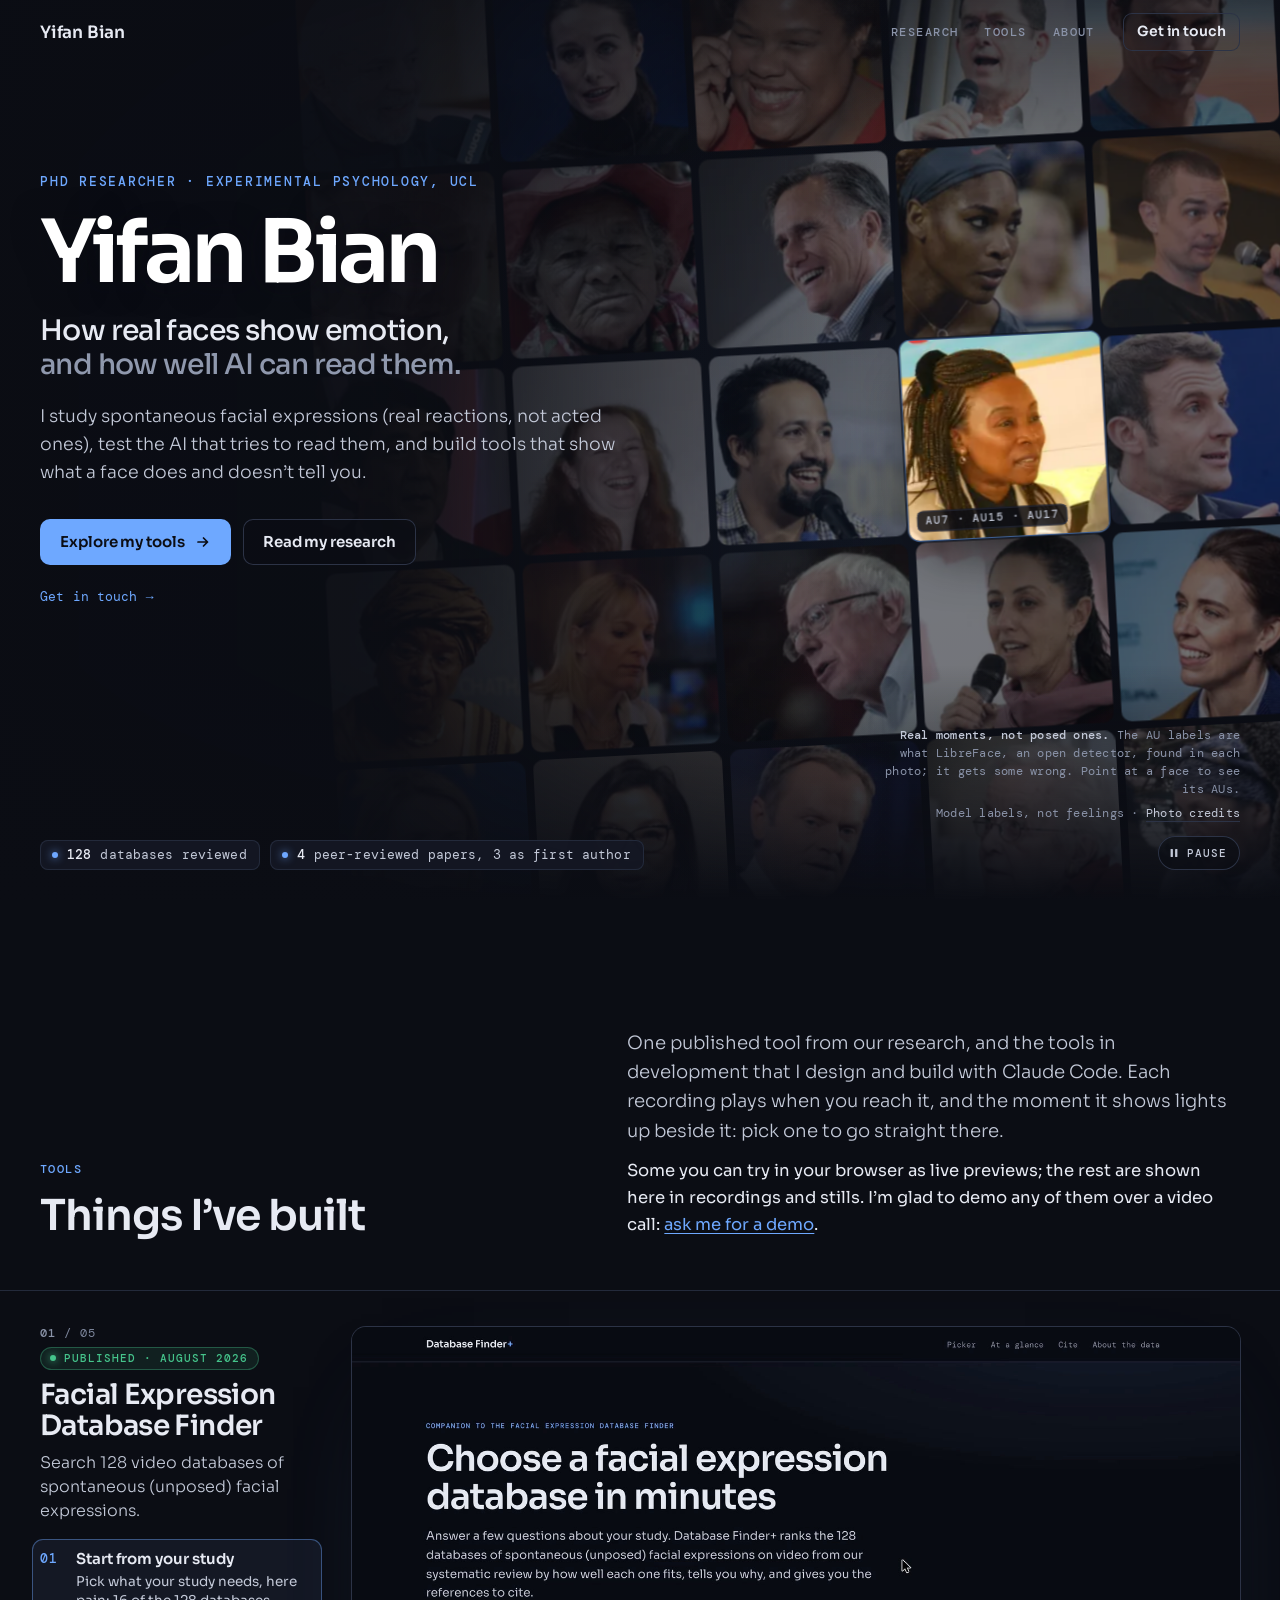
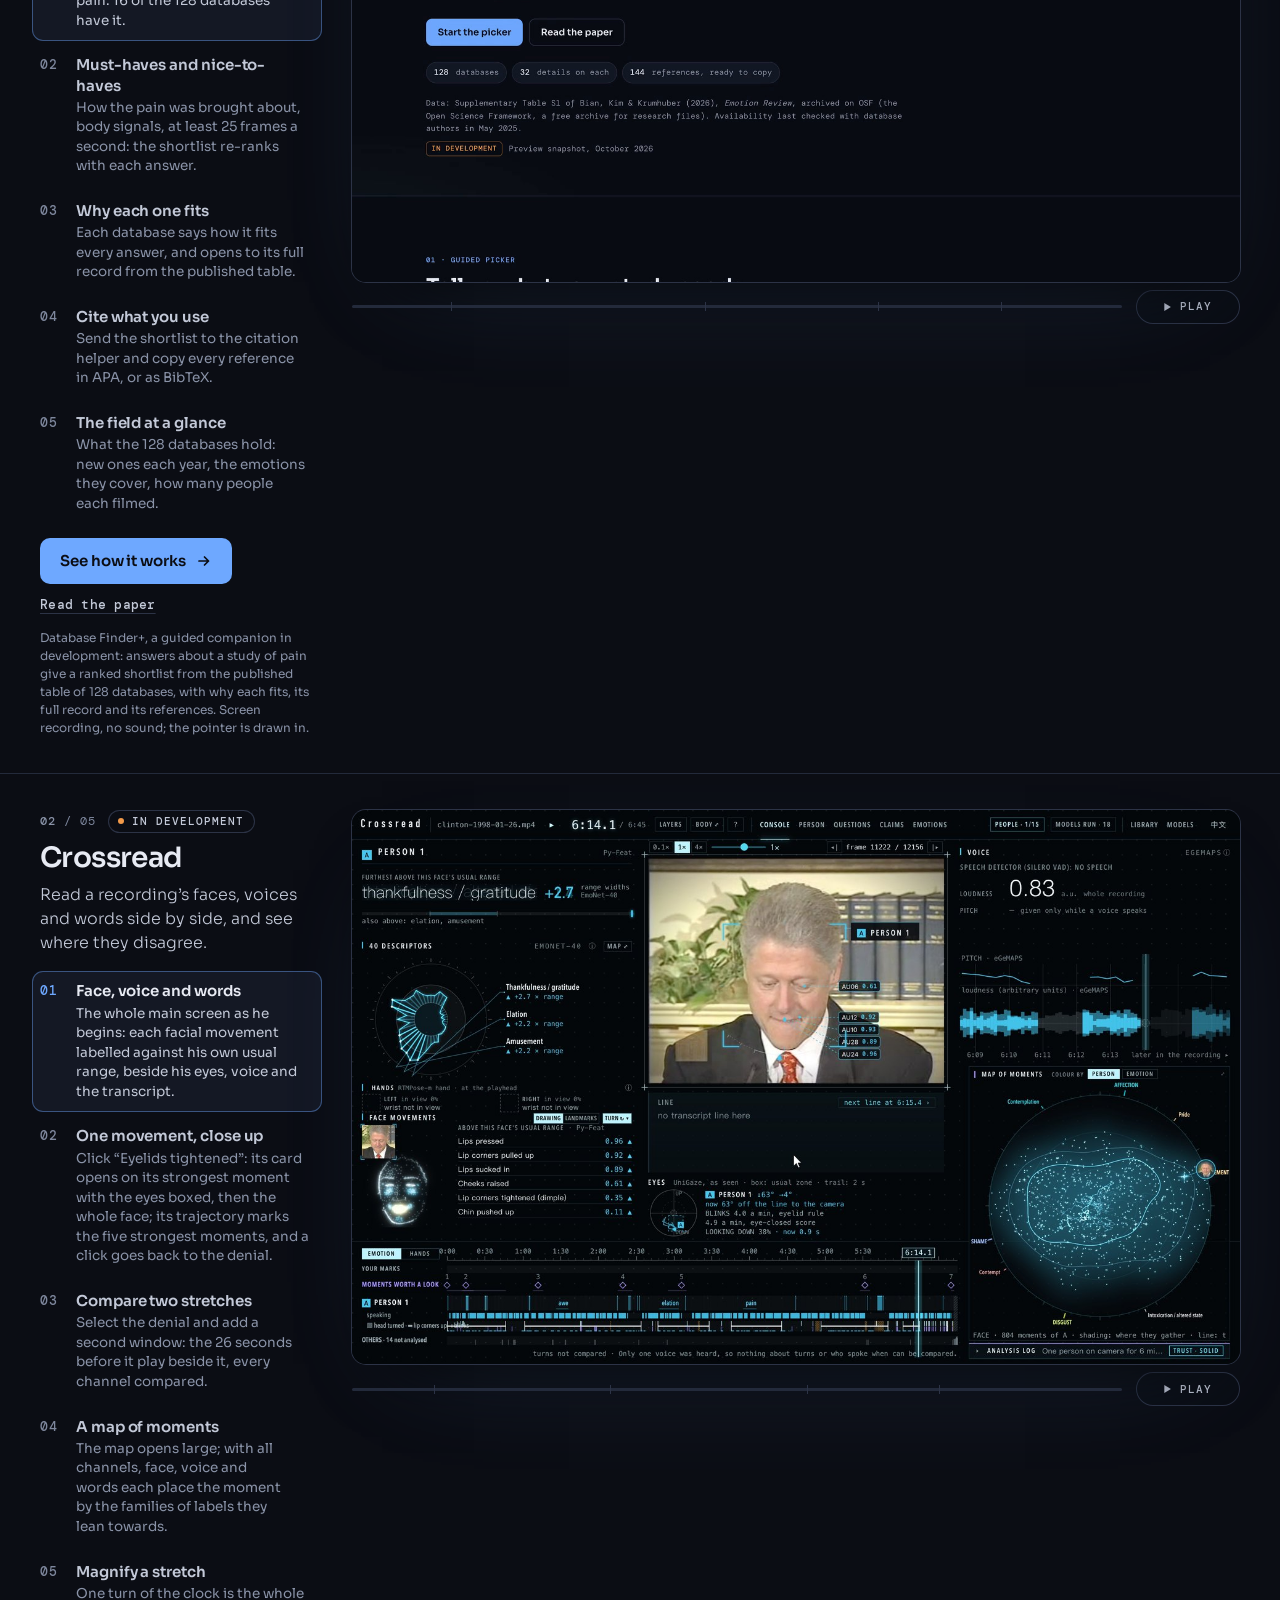
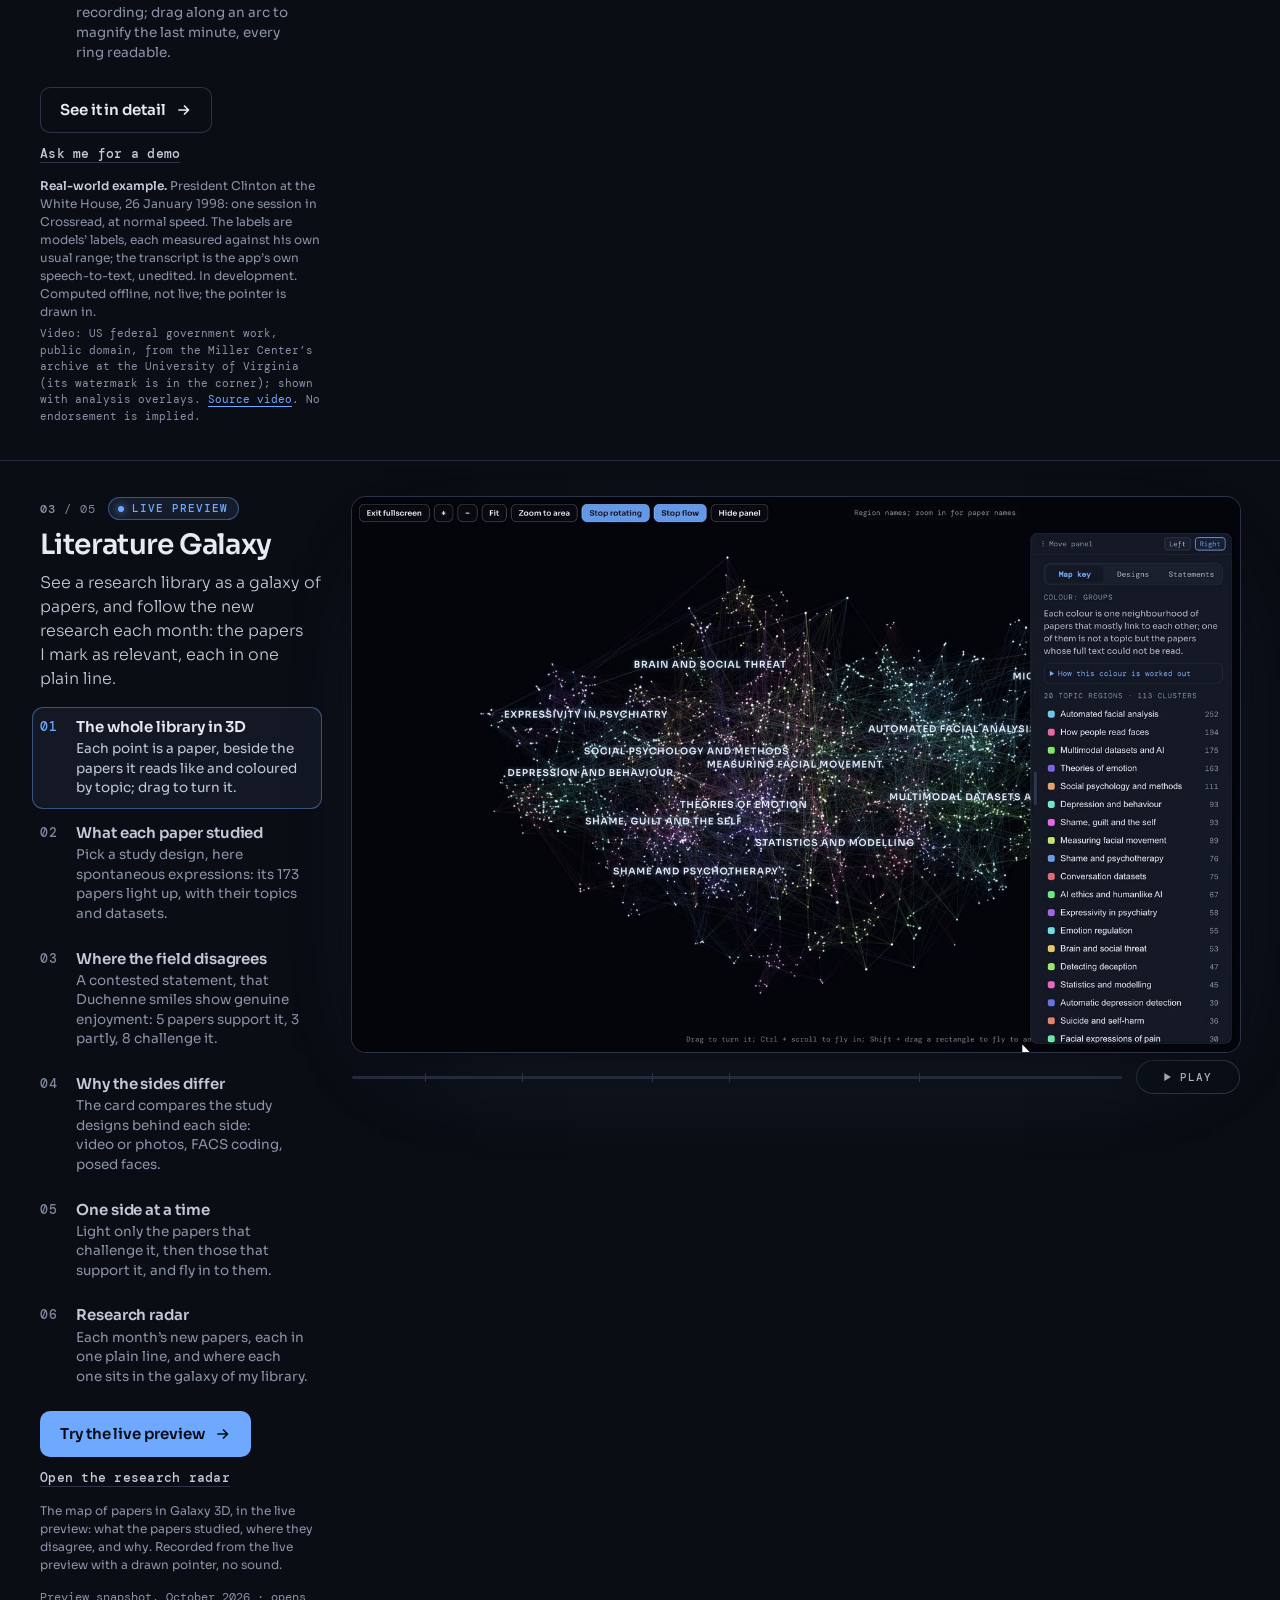
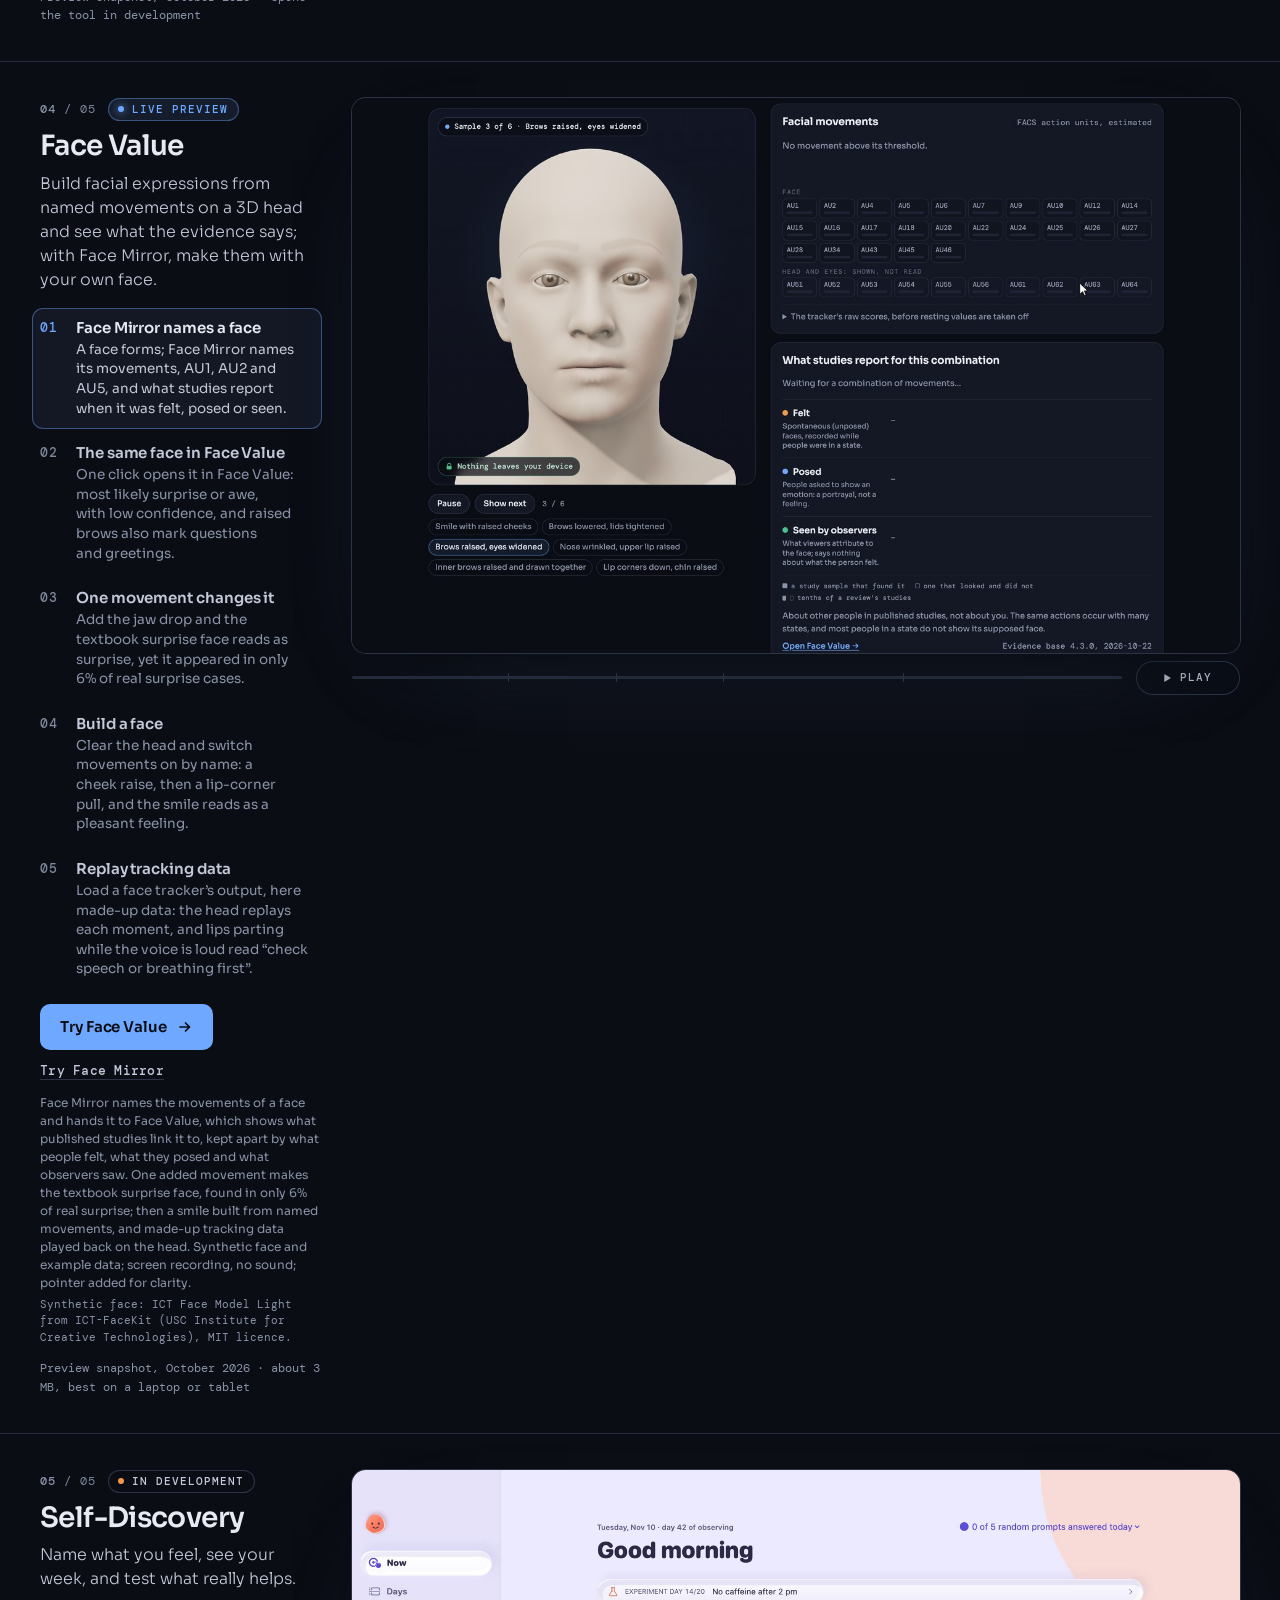
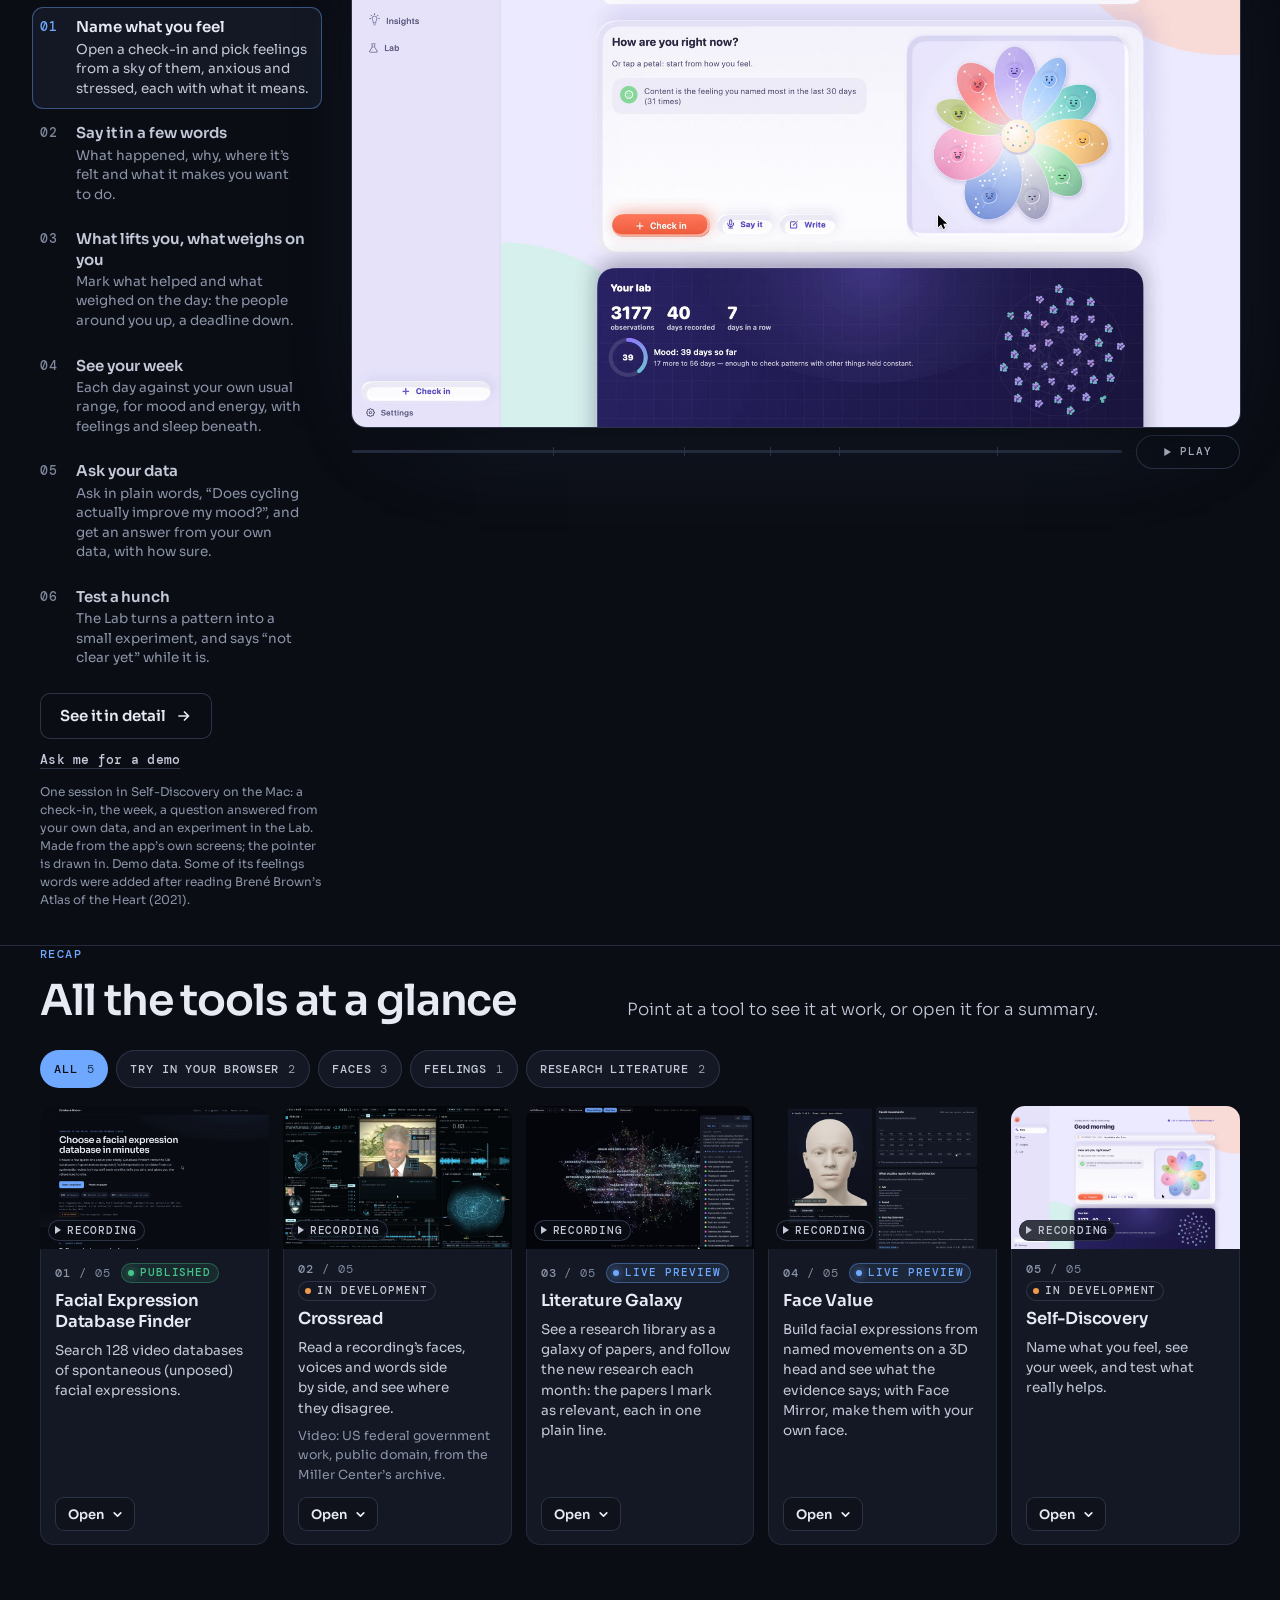
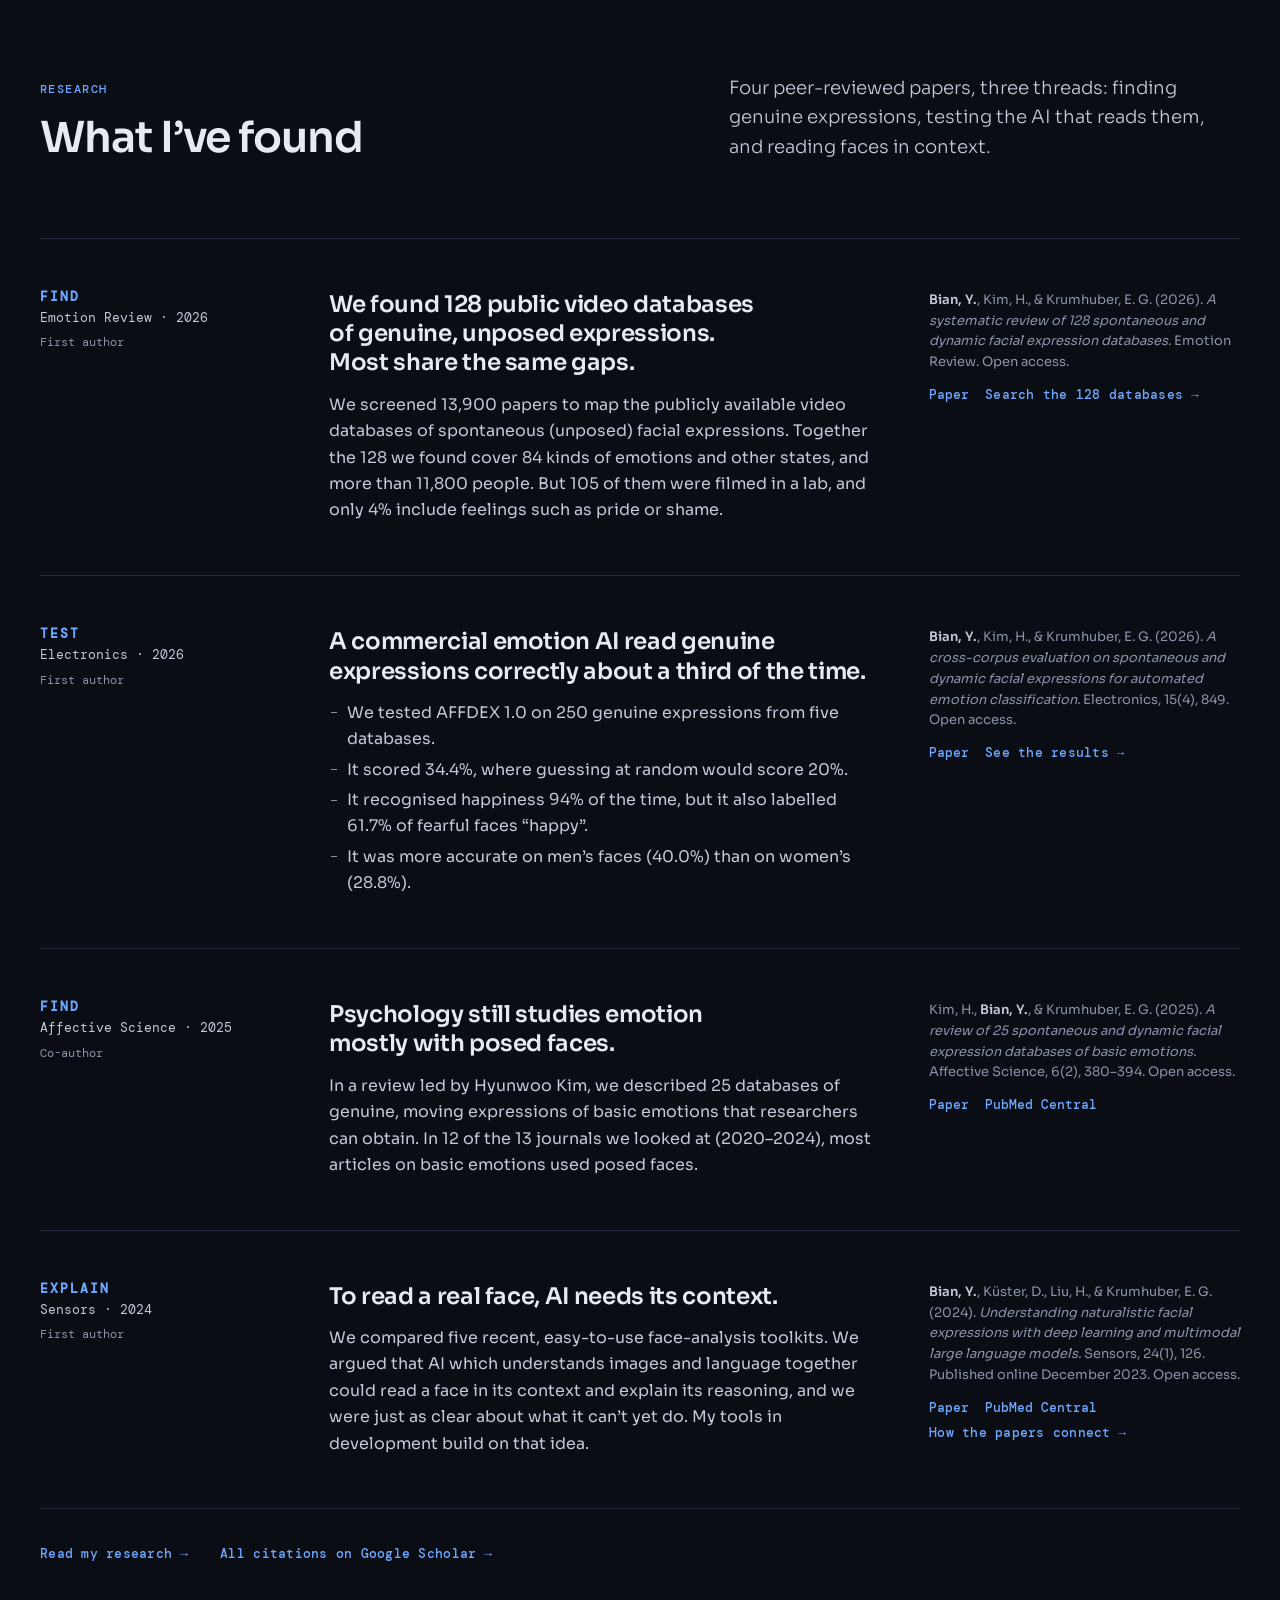
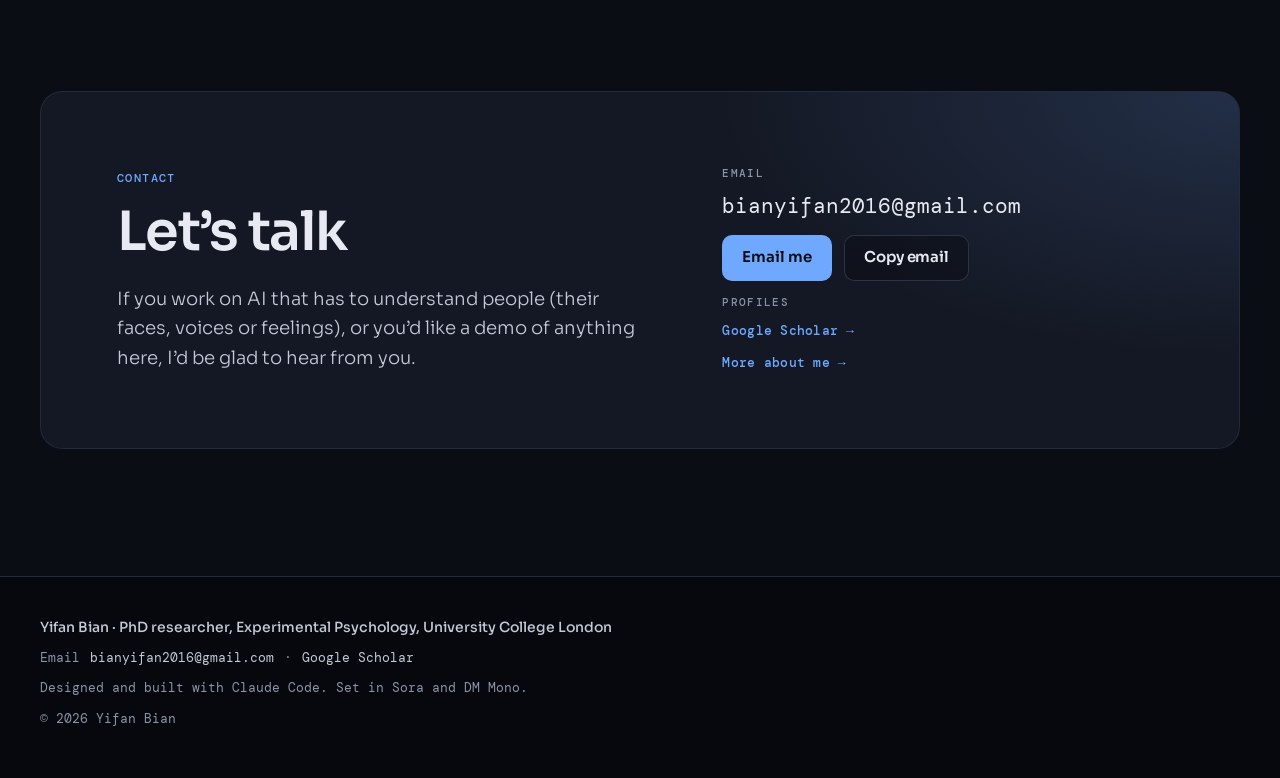
<file: index.html>
<!doctype html>
<html lang="en-GB">
<head>
<meta charset="utf-8">
<meta name="viewport" content="width=device-width, initial-scale=1">
<title>Yifan Bian · Faces, emotion and multimodal AI</title>
<meta name="description" content="Yifan Bian is a PhD researcher in Experimental Psychology at UCL working on affective computing, multimodal AI and AI evaluation: how spontaneous facial expressions show emotion, how well emotion AI reads them, and research tools built with Claude.">
<meta name="theme-color" content="#0b0d14">
<meta name="color-scheme" content="dark">
<link rel="icon" href="favicon.svg" type="image/svg+xml">
<link rel="icon" href="favicon-32.png" sizes="32x32" type="image/png">
<link rel="apple-touch-icon" href="apple-touch-icon.png">
<link rel="canonical" href="https://yifanbian0724.github.io/">
<meta property="og:type" content="website">
<meta property="og:url" content="https://yifanbian0724.github.io/">
<meta property="og:site_name" content="Yifan Bian">
<meta property="og:title" content="Yifan Bian · Faces, emotion and multimodal AI">
<meta property="og:description" content="How real faces show emotion, and how well AI can read them. Research and tools by Yifan Bian, PhD researcher in Experimental Psychology at UCL.">
<meta property="og:image" content="https://yifanbian0724.github.io/assets/social.jpg">
<meta property="og:image:width" content="1200">
<meta property="og:image:height" content="630">
<meta property="og:image:alt" content="Yifan Bian, PhD researcher in Experimental Psychology at UCL: how real faces show emotion, and how well AI can read them. Beside the words, a galaxy of glowing points, each a document in the research library.">
<meta name="twitter:card" content="summary_large_image">
<link rel="preconnect" href="https://fonts.googleapis.com">
<link rel="preconnect" href="https://fonts.gstatic.com" crossorigin>
<link rel="stylesheet" href="https://fonts.googleapis.com/css2?family=DM+Mono:wght@400;500&family=Sora:wght@300..700&display=swap" media="print" onload="this.media='all'">
<noscript><link rel="stylesheet" href="https://fonts.googleapis.com/css2?family=DM+Mono:wght@400;500&family=Sora:wght@300..700&display=swap"></noscript>
<link rel="stylesheet" href="style.css">
<link rel="stylesheet" href="home.css">
<noscript><style>.panel-galaxy > .galaxy { background: url("assets/galaxy/poster.jpg") center / cover no-repeat; } .toggle { display: none; }</style></noscript>
</head>
<body class="has-hero v5 v5-o1" data-max-play="1">
<a class="skip" href="#main">Skip to content</a>

<header class="site-header is-clear" data-header>
  <div class="wrap nav">
    <a class="wordmark" href="index.html" aria-current="page">Yifan Bian</a>
    <nav class="nav-links" aria-label="Main">
      <a href="research.html">Research</a>
      <a href="tools.html">Tools</a>
      <a href="about.html">About</a>
    </nav>
    <a class="btn btn--ghost btn--sm nav-cta" href="#contact" data-site-show="email" hidden>Get in touch</a>
  </div>
</header>

<main id="main">

  <!-- HERO: the live Literature Galaxy behind the name. A wide mount (behind and right of the name) and a phone
       mount (a band across the top); only the one that is displayed starts. -->
  <section class="hero" data-hero aria-labelledby="hero-name">
    <!-- face wall: start -->
    <div class="facewall" data-facewall role="img" aria-label="A wall of candid photos of people of different ages and backgrounds, some of them public figures. Each face carries the facial action units an open detector found in it, such as AU6, AU12 and AU25.">
      <div class="face"><img src="assets/faces/f33-320.webp" srcset="assets/faces/f33-176.webp 176w, assets/faces/f33-320.webp 320w" sizes="(max-width: 720px) 24vw, 11vw" width="320" height="320" alt="" decoding="async"><span class="au-tag"><span class="t-full">AU6 · AU7 · AU12</span><span class="t-short">AU 6·7·12</span></span></div>
      <div class="face"><img src="assets/faces/f08-320.webp" srcset="assets/faces/f08-176.webp 176w, assets/faces/f08-320.webp 320w" sizes="(max-width: 720px) 24vw, 11vw" width="320" height="320" alt="" decoding="async"><span class="au-tag"><span class="t-full">AU4 · AU17</span><span class="t-short">AU 4·17</span></span></div>
      <div class="face"><img src="assets/faces/f16-320.webp" srcset="assets/faces/f16-176.webp 176w, assets/faces/f16-320.webp 320w" sizes="(max-width: 720px) 24vw, 11vw" width="320" height="320" alt="" decoding="async"><span class="au-tag"><span class="t-full">AU1 · AU2 · AU4</span><span class="t-short">AU 1·2·4</span></span></div>
      <div class="face"><img src="assets/faces/f22-320.webp" srcset="assets/faces/f22-176.webp 176w, assets/faces/f22-320.webp 320w" sizes="(max-width: 720px) 24vw, 11vw" width="320" height="320" alt="" decoding="async"><span class="au-tag"><span class="t-full">AU4</span><span class="t-short">AU 4</span></span></div>
      <div class="face"><img src="assets/faces/p08-320.webp" srcset="assets/faces/p08-176.webp 176w, assets/faces/p08-320.webp 320w" sizes="(max-width: 720px) 24vw, 11vw" width="320" height="320" alt="" decoding="async"><span class="au-tag is-none">No AU found</span></div>
      <div class="face"><img src="assets/faces/p38-320.webp" srcset="assets/faces/p38-176.webp 176w, assets/faces/p38-320.webp 320w" sizes="(max-width: 720px) 24vw, 11vw" width="320" height="320" alt="" decoding="async"><span class="au-tag"><span class="t-full">AU4 · AU12 · AU25</span><span class="t-short">AU 4·12·25</span></span></div>
      <div class="face"><img src="assets/faces/f25-320.webp" srcset="assets/faces/f25-176.webp 176w, assets/faces/f25-320.webp 320w" sizes="(max-width: 720px) 24vw, 11vw" width="320" height="320" alt="" decoding="async"><span class="au-tag"><span class="t-full">AU4 · AU6 · AU10</span><span class="t-short">AU 4·6·10</span></span></div>
      <div class="face"><img src="assets/faces/p20-320.webp" srcset="assets/faces/p20-176.webp 176w, assets/faces/p20-320.webp 320w" sizes="(max-width: 720px) 24vw, 11vw" width="320" height="320" alt="" decoding="async"><span class="au-tag"><span class="t-full">AU7</span><span class="t-short">AU 7</span></span></div>
      <div class="face"><img src="assets/faces/p16-320.webp" srcset="assets/faces/p16-176.webp 176w, assets/faces/p16-320.webp 320w" sizes="(max-width: 720px) 24vw, 11vw" width="320" height="320" alt="" decoding="async"><span class="au-tag"><span class="t-full">AU4</span><span class="t-short">AU 4</span></span></div>
      <div class="face"><img src="assets/faces/p12-320.webp" srcset="assets/faces/p12-176.webp 176w, assets/faces/p12-320.webp 320w" sizes="(max-width: 720px) 24vw, 11vw" width="320" height="320" alt="" decoding="async"><span class="au-tag"><span class="t-full">AU10 · AU12 · AU25</span><span class="t-short">AU 10·12·25</span></span></div>
      <div class="face"><img src="assets/faces/f03-320.webp" srcset="assets/faces/f03-176.webp 176w, assets/faces/f03-320.webp 320w" sizes="(max-width: 720px) 24vw, 11vw" width="320" height="320" alt="" decoding="async"><span class="au-tag"><span class="t-full">AU6 · AU12 · AU25</span><span class="t-short">AU 6·12·25</span></span></div>
      <div class="face"><img src="assets/faces/f32-320.webp" srcset="assets/faces/f32-176.webp 176w, assets/faces/f32-320.webp 320w" sizes="(max-width: 720px) 24vw, 11vw" width="320" height="320" alt="" decoding="async"><span class="au-tag"><span class="t-full">AU4 · AU25 · AU26</span><span class="t-short">AU 4·25·26</span></span></div>
      <div class="face"><img src="assets/faces/p28-320.webp" srcset="assets/faces/p28-176.webp 176w, assets/faces/p28-320.webp 320w" sizes="(max-width: 720px) 24vw, 11vw" width="320" height="320" alt="" decoding="async"><span class="au-tag"><span class="t-full">AU4 · AU6 · AU17</span><span class="t-short">AU 4·6·17</span></span></div>
      <div class="face"><img src="assets/faces/f23-320.webp" srcset="assets/faces/f23-176.webp 176w, assets/faces/f23-320.webp 320w" sizes="(max-width: 720px) 24vw, 11vw" width="320" height="320" alt="" decoding="async"><span class="au-tag"><span class="t-full">AU4 · AU17</span><span class="t-short">AU 4·17</span></span></div>
      <div class="face"><img src="assets/faces/f28-320.webp" srcset="assets/faces/f28-176.webp 176w, assets/faces/f28-320.webp 320w" sizes="(max-width: 720px) 24vw, 11vw" width="320" height="320" alt="" decoding="async"><span class="au-tag"><span class="t-full">AU4 · AU6 · AU17</span><span class="t-short">AU 4·6·17</span></span></div>
      <div class="face"><img src="assets/faces/f00-320.webp" srcset="assets/faces/f00-176.webp 176w, assets/faces/f00-320.webp 320w" sizes="(max-width: 720px) 24vw, 11vw" width="320" height="320" alt="" decoding="async" loading="lazy"><span class="au-tag"><span class="t-full">AU4 · AU6 · AU17</span><span class="t-short">AU 4·6·17</span></span></div>
      <div class="face"><img src="assets/faces/f01-320.webp" srcset="assets/faces/f01-176.webp 176w, assets/faces/f01-320.webp 320w" sizes="(max-width: 720px) 24vw, 11vw" width="320" height="320" alt="" decoding="async" loading="lazy"><span class="au-tag"><span class="t-full">AU4 · AU6 · AU12</span><span class="t-short">AU 4·6·12</span></span></div>
      <div class="face"><img src="assets/faces/p02-320.webp" srcset="assets/faces/p02-176.webp 176w, assets/faces/p02-320.webp 320w" sizes="(max-width: 720px) 24vw, 11vw" width="320" height="320" alt="" decoding="async" loading="lazy"><span class="au-tag"><span class="t-full">AU4 · AU25 · AU26</span><span class="t-short">AU 4·25·26</span></span></div>
      <div class="face"><img src="assets/faces/p25-320.webp" srcset="assets/faces/p25-176.webp 176w, assets/faces/p25-320.webp 320w" sizes="(max-width: 720px) 24vw, 11vw" width="320" height="320" alt="" decoding="async" loading="lazy"><span class="au-tag"><span class="t-full">AU1 · AU2 · AU4</span><span class="t-short">AU 1·2·4</span></span></div>
      <div class="face"><img src="assets/faces/f30-320.webp" srcset="assets/faces/f30-176.webp 176w, assets/faces/f30-320.webp 320w" sizes="(max-width: 720px) 24vw, 11vw" width="320" height="320" alt="" decoding="async" loading="lazy"><span class="au-tag"><span class="t-full">AU14 · AU17 · AU24</span><span class="t-short">AU 14·17·24</span></span></div>
      <div class="face"><img src="assets/faces/p23-320.webp" srcset="assets/faces/p23-176.webp 176w, assets/faces/p23-320.webp 320w" sizes="(max-width: 720px) 24vw, 11vw" width="320" height="320" alt="" decoding="async" loading="lazy"><span class="au-tag"><span class="t-full">AU6 · AU12 · AU25</span><span class="t-short">AU 6·12·25</span></span></div>
      <div class="face"><img src="assets/faces/p22-320.webp" srcset="assets/faces/p22-176.webp 176w, assets/faces/p22-320.webp 320w" sizes="(max-width: 720px) 24vw, 11vw" width="320" height="320" alt="" decoding="async" loading="lazy"><span class="au-tag"><span class="t-full">AU4 · AU6 · AU25</span><span class="t-short">AU 4·6·25</span></span></div>
      <div class="face"><img src="assets/faces/p18-320.webp" srcset="assets/faces/p18-176.webp 176w, assets/faces/p18-320.webp 320w" sizes="(max-width: 720px) 24vw, 11vw" width="320" height="320" alt="" decoding="async" loading="lazy"><span class="au-tag"><span class="t-full">AU1 · AU15 · AU17</span><span class="t-short">AU 1·15·17</span></span></div>
      <div class="face"><img src="assets/faces/f15-320.webp" srcset="assets/faces/f15-176.webp 176w, assets/faces/f15-320.webp 320w" sizes="(max-width: 720px) 24vw, 11vw" width="320" height="320" alt="" decoding="async" loading="lazy"><span class="au-tag"><span class="t-full">AU6 · AU25 · AU26</span><span class="t-short">AU 6·25·26</span></span></div>
      <div class="face"><img src="assets/faces/p33-320.webp" srcset="assets/faces/p33-176.webp 176w, assets/faces/p33-320.webp 320w" sizes="(max-width: 720px) 24vw, 11vw" width="320" height="320" alt="" decoding="async" loading="lazy"><span class="au-tag"><span class="t-full">AU4 · AU5 · AU25</span><span class="t-short">AU 4·5·25</span></span></div>
      <div class="face"><img src="assets/faces/f13-320.webp" srcset="assets/faces/f13-176.webp 176w, assets/faces/f13-320.webp 320w" sizes="(max-width: 720px) 24vw, 11vw" width="320" height="320" alt="" decoding="async" loading="lazy"><span class="au-tag"><span class="t-full">AU7 · AU15 · AU17</span><span class="t-short">AU 7·15·17</span></span></div>
      <div class="face"><img src="assets/faces/p09-320.webp" srcset="assets/faces/p09-176.webp 176w, assets/faces/p09-320.webp 320w" sizes="(max-width: 720px) 24vw, 11vw" width="320" height="320" alt="" decoding="async" loading="lazy"><span class="au-tag"><span class="t-full">AU1 · AU2</span><span class="t-short">AU 1·2</span></span></div>
      <div class="face"><img src="assets/faces/p26-320.webp" srcset="assets/faces/p26-176.webp 176w, assets/faces/p26-320.webp 320w" sizes="(max-width: 720px) 24vw, 11vw" width="320" height="320" alt="" decoding="async" loading="lazy"><span class="au-tag"><span class="t-full">AU4 · AU7 · AU25</span><span class="t-short">AU 4·7·25</span></span></div>
      <div class="face"><img src="assets/faces/f27-320.webp" srcset="assets/faces/f27-176.webp 176w, assets/faces/f27-320.webp 320w" sizes="(max-width: 720px) 24vw, 11vw" width="320" height="320" alt="" decoding="async" loading="lazy"><span class="au-tag"><span class="t-full">AU6 · AU12 · AU25</span><span class="t-short">AU 6·12·25</span></span></div>
      <div class="face"><img src="assets/faces/p17-320.webp" srcset="assets/faces/p17-176.webp 176w, assets/faces/p17-320.webp 320w" sizes="(max-width: 720px) 24vw, 11vw" width="320" height="320" alt="" decoding="async" loading="lazy"><span class="au-tag"><span class="t-full">AU1 · AU4 · AU12</span><span class="t-short">AU 1·4·12</span></span></div>
      <div class="face"><img src="assets/faces/f11-320.webp" srcset="assets/faces/f11-176.webp 176w, assets/faces/f11-320.webp 320w" sizes="(max-width: 720px) 24vw, 11vw" width="320" height="320" alt="" decoding="async" loading="lazy"><span class="au-tag"><span class="t-full">AU4 · AU14 · AU17</span><span class="t-short">AU 4·14·17</span></span></div>
      <div class="face"><img src="assets/faces/p00-320.webp" srcset="assets/faces/p00-176.webp 176w, assets/faces/p00-320.webp 320w" sizes="(max-width: 720px) 24vw, 11vw" width="320" height="320" alt="" decoding="async" loading="lazy"><span class="au-tag"><span class="t-full">AU4</span><span class="t-short">AU 4</span></span></div>
      <div class="face"><img src="assets/faces/p19-320.webp" srcset="assets/faces/p19-176.webp 176w, assets/faces/p19-320.webp 320w" sizes="(max-width: 720px) 24vw, 11vw" width="320" height="320" alt="" decoding="async" loading="lazy"><span class="au-tag is-none">No AU found</span></div>
      <div class="face"><img src="assets/faces/p15-320.webp" srcset="assets/faces/p15-176.webp 176w, assets/faces/p15-320.webp 320w" sizes="(max-width: 720px) 24vw, 11vw" width="320" height="320" alt="" decoding="async" loading="lazy"><span class="au-tag"><span class="t-full">AU10 · AU12 · AU25</span><span class="t-short">AU 10·12·25</span></span></div>
      <div class="face"><img src="assets/faces/p07-320.webp" srcset="assets/faces/p07-176.webp 176w, assets/faces/p07-320.webp 320w" sizes="(max-width: 720px) 24vw, 11vw" width="320" height="320" alt="" decoding="async" loading="lazy"><span class="au-tag"><span class="t-full">AU4</span><span class="t-short">AU 4</span></span></div>
      <div class="face"><img src="assets/faces/f20-320.webp" srcset="assets/faces/f20-176.webp 176w, assets/faces/f20-320.webp 320w" sizes="(max-width: 720px) 24vw, 11vw" width="320" height="320" alt="" decoding="async" loading="lazy"><span class="au-tag"><span class="t-full">AU4 · AU7</span><span class="t-short">AU 4·7</span></span></div>
      <div class="face"><img src="assets/faces/p11-320.webp" srcset="assets/faces/p11-176.webp 176w, assets/faces/p11-320.webp 320w" sizes="(max-width: 720px) 24vw, 11vw" width="320" height="320" alt="" decoding="async" loading="lazy"><span class="au-tag is-none">No AU found</span></div>
      <div class="face"><img src="assets/faces/p35-320.webp" srcset="assets/faces/p35-176.webp 176w, assets/faces/p35-320.webp 320w" sizes="(max-width: 720px) 24vw, 11vw" width="320" height="320" alt="" decoding="async" loading="lazy"><span class="au-tag"><span class="t-full">AU4 · AU6 · AU25</span><span class="t-short">AU 4·6·25</span></span></div>
      <div class="face"><img src="assets/faces/p05-320.webp" srcset="assets/faces/p05-176.webp 176w, assets/faces/p05-320.webp 320w" sizes="(max-width: 720px) 24vw, 11vw" width="320" height="320" alt="" decoding="async" loading="lazy"><span class="au-tag"><span class="t-full">AU4</span><span class="t-short">AU 4</span></span></div>
      <div class="face"><img src="assets/faces/f06-320.webp" srcset="assets/faces/f06-176.webp 176w, assets/faces/f06-320.webp 320w" sizes="(max-width: 720px) 24vw, 11vw" width="320" height="320" alt="" decoding="async" loading="lazy"><span class="au-tag"><span class="t-full">AU4</span><span class="t-short">AU 4</span></span></div>
      <div class="face"><img src="assets/faces/f12-320.webp" srcset="assets/faces/f12-176.webp 176w, assets/faces/f12-320.webp 320w" sizes="(max-width: 720px) 24vw, 11vw" width="320" height="320" alt="" decoding="async" loading="lazy"><span class="au-tag"><span class="t-full">AU1 · AU4 · AU7</span><span class="t-short">AU 1·4·7</span></span></div>
      <div class="face"><img src="assets/faces/p31-320.webp" srcset="assets/faces/p31-176.webp 176w, assets/faces/p31-320.webp 320w" sizes="(max-width: 720px) 24vw, 11vw" width="320" height="320" alt="" decoding="async" loading="lazy"><span class="au-tag"><span class="t-full">AU4 · AU7 · AU17</span><span class="t-short">AU 4·7·17</span></span></div>
      <div class="face"><img src="assets/faces/f24-320.webp" srcset="assets/faces/f24-176.webp 176w, assets/faces/f24-320.webp 320w" sizes="(max-width: 720px) 24vw, 11vw" width="320" height="320" alt="" decoding="async" loading="lazy"><span class="au-tag"><span class="t-full">AU7 · AU12 · AU25</span><span class="t-short">AU 7·12·25</span></span></div>
      <div class="face"><img src="assets/faces/f19-320.webp" srcset="assets/faces/f19-176.webp 176w, assets/faces/f19-320.webp 320w" sizes="(max-width: 720px) 24vw, 11vw" width="320" height="320" alt="" decoding="async" loading="lazy"><span class="au-tag"><span class="t-full">AU4 · AU15 · AU17</span><span class="t-short">AU 4·15·17</span></span></div>
      <div class="face"><img src="assets/faces/p21-320.webp" srcset="assets/faces/p21-176.webp 176w, assets/faces/p21-320.webp 320w" sizes="(max-width: 720px) 24vw, 11vw" width="320" height="320" alt="" decoding="async" loading="lazy"><span class="au-tag"><span class="t-full">AU1 · AU2 · AU4</span><span class="t-short">AU 1·2·4</span></span></div>
      <div class="face"><img src="assets/faces/p10-320.webp" srcset="assets/faces/p10-176.webp 176w, assets/faces/p10-320.webp 320w" sizes="(max-width: 720px) 24vw, 11vw" width="320" height="320" alt="" decoding="async" loading="lazy"><span class="au-tag"><span class="t-full">AU1 · AU2 · AU4</span><span class="t-short">AU 1·2·4</span></span></div>
      <div class="face"><img src="assets/faces/f21-320.webp" srcset="assets/faces/f21-176.webp 176w, assets/faces/f21-320.webp 320w" sizes="(max-width: 720px) 24vw, 11vw" width="320" height="320" alt="" decoding="async" loading="lazy"><span class="au-tag"><span class="t-full">AU4 · AU7 · AU10</span><span class="t-short">AU 4·7·10</span></span></div>
      <div class="face"><img src="assets/faces/p32-320.webp" srcset="assets/faces/p32-176.webp 176w, assets/faces/p32-320.webp 320w" sizes="(max-width: 720px) 24vw, 11vw" width="320" height="320" alt="" decoding="async" loading="lazy"><span class="au-tag"><span class="t-full">AU4 · AU12 · AU17</span><span class="t-short">AU 4·12·17</span></span></div>
      <div class="face"><img src="assets/faces/p27-320.webp" srcset="assets/faces/p27-176.webp 176w, assets/faces/p27-320.webp 320w" sizes="(max-width: 720px) 24vw, 11vw" width="320" height="320" alt="" decoding="async" loading="lazy"><span class="au-tag"><span class="t-full">AU6 · AU12 · AU25</span><span class="t-short">AU 6·12·25</span></span></div>
    </div>
    <!-- face wall: end -->
    <div class="hero-scrim" aria-hidden="true"></div>

    <div class="wrap hero-body">
      <div class="hero-copy">
        <p class="eyebrow">PhD researcher · Experimental Psychology, UCL</p>
        <h1 class="hero-name" id="hero-name">Yifan Bian</h1>
        <p class="hero-statement">How real faces show emotion, <span class="tone-muted">and how well AI can read&nbsp;them.</span></p>
        <p class="lead">I study spontaneous facial expressions (real reactions, not acted ones), test the AI that tries to read them, and build tools that show what a face does and doesn’t tell you.</p>
        <div class="btn-row">
          <a class="btn" href="#tools">Explore my tools <svg class="go" viewBox="0 0 16 16" fill="none" aria-hidden="true"><path d="M3 8h9.5M8.5 4l4 4-4 4" stroke="currentColor" stroke-width="1.7" stroke-linecap="round" stroke-linejoin="round"/></svg></a>
          <a class="btn btn--ghost" href="research.html">Read my research</a>
        </div>
        <p class="hero-contact" data-site-show="email" hidden><a href="#contact">Get in touch →</a></p>
      </div>
    </div>

    <div class="wrap hero-foot">
      <ul class="stat-chips" aria-label="At a glance">
        <li class="stat"><b>128</b> databases reviewed</li>
        <li class="stat"><b>4</b> peer-reviewed papers, 3 as first author</li>
      </ul>
      <div class="wall-note">
        <p><b>Real moments, not posed ones.</b> The AU labels are what LibreFace, an open detector, found in each photo; it gets some wrong. <span class="on-hover">Point at a face to see its AUs.</span><span class="on-touch">Tap a face to see its AUs.</span></p>
        <div class="wn-row">
          <span>Model labels, not feelings · <a href="credits.html">Photo credits</a></span>
          <span class="still-note" data-wall-still hidden>Still, because your device asks for less motion.</span>
          <button class="toggle" type="button" data-wall-toggle aria-label="Pause the face wall" hidden>
            <svg class="ico ico-pause" viewBox="0 0 10 10" aria-hidden="true"><rect x="1.6" y="1" width="2.3" height="8" rx=".6" fill="currentColor"/><rect x="6.1" y="1" width="2.3" height="8" rx=".6" fill="currentColor"/></svg>
            <svg class="ico ico-play" viewBox="0 0 10 10" aria-hidden="true"><path d="M2.3 1.1v7.8L8.9 5z" fill="currentColor"/></svg>
            <span data-label>Pause</span>
          </button>
        </div>
      </div>
    </div>
  </section>

  <!-- TOOLS: one band per tool, its recording beside its numbered moments (built by build_home.py) -->
  <section class="section sb-section" id="tools" aria-labelledby="tools-title">
    <div class="wrap">
      <div class="v5-head">
        <div><p class="eyebrow">Tools</p><h2 class="h2" id="tools-title">Things I’ve built</h2></div>
        <div><p class="lead">One published tool from our research, and the tools in development that I design and build with Claude Code. Each recording plays when you reach it, and the moment it shows lights up beside it: pick one to go straight there.</p>
          <p class="demo-note">Some you can try in your browser as live previews; the rest are shown here in recordings and stills.<span data-site-show="email" hidden> I’m glad to demo any of them over a video call: <a href="#contact" data-demo="">ask me for a demo</a>.</span></p></div>
      </div>
    </div>
    <div class="sb-bands">
    <article class="sb-band" id="sb-database-finder" data-view data-scope aria-labelledby="sb-h-database-finder" style="--ar: 1.6000">
      <div class="sb-grid">
        <div class="sb-side">
          <div class="sb-headt"><p class="kicker"><span class="idx"><b>01</b> / 05</span><span class="chip chip--published">Published · August 2026</span></p><h3 class="sb-name" id="sb-h-database-finder">Facial Expression Database Finder</h3><p class="sb-pitch">Search 128 video databases of spontaneous (unposed) facial expressions.</p></div>
          <ol class="mo-list sb-moments" aria-label="Moments in the recording"><li><button class="mo" type="button" data-moment data-for="sb-database-finder" data-item="0" data-t0="0.0"><span class="mo-n">01</span><span class="mo-title">Start from your study</span><span class="mo-text">Pick what your study needs, here pain: 16 of the 128 databases have it.</span></button></li><li><button class="mo" type="button" data-moment data-for="sb-database-finder" data-item="0" data-t0="6.03"><span class="mo-n">02</span><span class="mo-title">Must-haves and nice-to-haves</span><span class="mo-text">How the pain was brought about, body signals, at least 25 frames a second: the shortlist re-ranks with each answer.</span></button></li><li><button class="mo" type="button" data-moment data-for="sb-database-finder" data-item="0" data-t0="21.57"><span class="mo-n">03</span><span class="mo-title">Why each one fits</span><span class="mo-text">Each database says how it fits every answer, and opens to its full record from the published table.</span></button></li><li><button class="mo" type="button" data-moment data-for="sb-database-finder" data-item="0" data-t0="32.17"><span class="mo-n">04</span><span class="mo-title">Cite what you use</span><span class="mo-text">Send the shortlist to the citation helper and copy every reference in APA, or as BibTeX.</span></button></li><li><button class="mo" type="button" data-moment data-for="sb-database-finder" data-item="0" data-t0="39.7"><span class="mo-n">05</span><span class="mo-title">The field at a glance</span><span class="mo-text">What the 128 databases hold: new ones each year, the emotions they cover, how many people each filmed.</span></button></li></ol>
          <div class="sb-acts"><div class="row-actions"><a class="btn" href="database-finder.html">See how it works <svg class="go" viewBox="0 0 16 16" fill="none" aria-hidden="true"><path d="M3 8h9.5M8.5 4l4 4-4 4" stroke="currentColor" stroke-width="1.7" stroke-linecap="round" stroke-linejoin="round"/></svg></a><a class="text-link" href="https://doi.org/10.1177/17540739261478876">Read the paper</a></div></div>
          <div class="v5-caps"><div class="v5-cap is-on" data-cap data-for="sb-database-finder" data-item="0"><p class="v5-captext">Database Finder+, a guided companion in development: answers about a study of pain give a ranked shortlist from the published table of 128 databases, with why each fits, its full record and its references. Screen recording, no sound; the pointer is drawn in.</p></div></div>
        </div>
        <div class="sb-media"><div class="pl" data-player="sb-database-finder" data-autoplay><div class="pl-frame" style="aspect-ratio: 1600 / 1000; --ar: 1.6000;"><div class="pl-item is-on" data-w="1600" data-h="1000" data-dur="47.1"><canvas class="pl-bg" aria-hidden="true"></canvas><img src="media/database-finder/database-finder-tour-poster.jpg" width="1600" height="1000" alt="Database Finder+, in development, finding databases for a study of pain. Picking pain narrows the 128 databases to 16. Adding pain or cold as the way emotions were brought about, body signals as a nice-to-have and at least 25 frames a second gives a ranked shortlist with BioVid Heat Pain first. Then its fit to each answer, and its full record (how it was filmed). Then the shortlist’s references in the citation helper, copied in APA. Then charts of what the 128 databases hold." loading="lazy" decoding="async"><video muted playsinline preload="none" aria-hidden="true" tabindex="-1" data-src="media/database-finder/database-finder-tour-v2.mp4"></video></div></div><div class="pl-under"><div class="pl-line" aria-hidden="true"><span class="pl-fill"></span><i class="pl-tick" style="left: 12.80%"></i><i class="pl-tick" style="left: 45.80%"></i><i class="pl-tick" style="left: 68.30%"></i><i class="pl-tick" style="left: 84.29%"></i></div><button class="toggle pl-toggle is-paused" type="button" data-pl-toggle="sb-database-finder" aria-label="Play the recording"><svg class="ico ico-pause" viewBox="0 0 10 10" aria-hidden="true"><rect x="1.6" y="1" width="2.3" height="8" rx=".6" fill="currentColor"/><rect x="6.1" y="1" width="2.3" height="8" rx=".6" fill="currentColor"/></svg><svg class="ico ico-play" viewBox="0 0 10 10" aria-hidden="true"><path d="M2.3 1.1v7.8L8.9 5z" fill="currentColor"/></svg><span data-label>Play</span></button></div></div></div>
      </div>
    </article>
    <article class="sb-band" id="sb-crossread" data-view data-scope aria-labelledby="sb-h-crossread" style="--ar: 1.6000">
      <div class="sb-grid">
        <div class="sb-side">
          <div class="sb-headt"><p class="kicker"><span class="idx"><b>02</b> / 05</span><span class="chip chip--dev">In development</span></p><h3 class="sb-name" id="sb-h-crossread">Crossread</h3><p class="sb-pitch">Read a recording’s faces, voices and words side by side, and see where they disagree.</p></div>
          <ol class="mo-list sb-moments" aria-label="Moments in the recording"><li><button class="mo" type="button" data-moment data-for="sb-crossread" data-item="0" data-t0="0.0"><span class="mo-n">01</span><span class="mo-title">Face, voice and words</span><span class="mo-text">The whole main screen as he begins: each facial movement labelled against his own usual range, beside his eyes, voice and the transcript.</span></button></li><li><button class="mo" type="button" data-moment data-for="sb-crossread" data-item="0" data-t0="4.73"><span class="mo-n">02</span><span class="mo-title">One movement, close up</span><span class="mo-text">Click “Eyelids tightened”: its card opens on its strongest moment with the eyes boxed, then the whole face; its trajectory marks the five strongest moments, and a click goes back to the denial.</span></button></li><li><button class="mo" type="button" data-moment data-for="sb-crossread" data-item="0" data-t0="14.87"><span class="mo-n">03</span><span class="mo-title">Compare two stretches</span><span class="mo-text">Select the denial and add a second window: the 26 seconds before it play beside it, every channel compared.</span></button></li><li><button class="mo" type="button" data-moment data-for="sb-crossread" data-item="0" data-t0="26.2"><span class="mo-n">04</span><span class="mo-title">A map of moments</span><span class="mo-text">The map opens large; with all channels, face, voice and words each place the moment by the families of labels they lean towards.</span></button></li><li><button class="mo" type="button" data-moment data-for="sb-crossread" data-item="0" data-t0="33.77"><span class="mo-n">05</span><span class="mo-title">Magnify a stretch</span><span class="mo-text">One turn of the clock is the whole recording; drag along an arc to magnify the last minute, every ring readable.</span></button></li></ol>
          <div class="sb-acts"><div class="row-actions"><a class="btn btn--ghost" href="tools.html#crossread">See it in detail <svg class="go" viewBox="0 0 16 16" fill="none" aria-hidden="true"><path d="M3 8h9.5M8.5 4l4 4-4 4" stroke="currentColor" stroke-width="1.7" stroke-linecap="round" stroke-linejoin="round"/></svg></a><a class="text-link" href="#contact" data-demo="Crossread" data-site-show="email" hidden>Ask me for a demo</a></div></div>
          <div class="v5-caps"><div class="v5-cap is-on" data-cap data-for="sb-crossread" data-item="0"><p class="v5-captext"><strong>Real-world example.</strong> President Clinton at the White House, 26 January 1998: one session in Crossread, at normal speed. The labels are models’ labels, each measured against his own usual range; the transcript is the app’s own speech-to-text, unedited. In development. Computed offline, not live; the pointer is drawn in.<span class="v5-credit">Video: US federal government work, public domain, from the Miller Center’s archive at the University of Virginia (its watermark is in the corner); shown with analysis overlays. <a href="https://commons.wikimedia.org/wiki/File:Bill_Clinton%27s_Response_to_the_Lewinsky_Allegations_(January_26,_1998).webm" rel="noopener">Source video</a>. No endorsement is implied.</span></p></div></div>
        </div>
        <div class="sb-media"><div class="pl" data-player="sb-crossread" data-autoplay><div class="pl-frame" style="aspect-ratio: 1440 / 900; --ar: 1.6000;"><div class="pl-item is-on" data-w="1440" data-h="900" data-dur="44.33"><canvas class="pl-bg" aria-hidden="true"></canvas><img src="media/crossread/clinton-denial-take2-poster-1440.jpg" width="1440" height="900" alt="Crossread on President Bill Clinton’s remarks at the White House on 26 January 1998, in one continuous session with a pointer. The whole main screen plays: labels on his face for each facial movement, the emotion model’s labels against his own usual range, his eyes, voice and words, and the timeline. A click on one movement in the list, eyelids tightened, opens its card beside the stage at its strongest moment: the frame with the eye region boxed, then the whole face, and the movement’s trajectory over the whole speech with its five strongest moments; a click on one goes back to the denial. Then the denial is selected on the timeline and a second window added: the 26 seconds before it play beside it, every channel compared on a card. Then the map of moments opens large, all channels at once. Then, on the Emotions page, the whole recording as a clock, and a drag along an arc magnifies the last minute." loading="lazy" decoding="async"><video muted playsinline preload="none" aria-hidden="true" tabindex="-1" data-src="media/crossread/clinton-denial-take2.mp4"></video></div></div><div class="pl-under"><div class="pl-line" aria-hidden="true"><span class="pl-fill"></span><i class="pl-tick" style="left: 10.67%"></i><i class="pl-tick" style="left: 33.54%"></i><i class="pl-tick" style="left: 59.10%"></i><i class="pl-tick" style="left: 76.18%"></i></div><button class="toggle pl-toggle is-paused" type="button" data-pl-toggle="sb-crossread" aria-label="Play the recording"><svg class="ico ico-pause" viewBox="0 0 10 10" aria-hidden="true"><rect x="1.6" y="1" width="2.3" height="8" rx=".6" fill="currentColor"/><rect x="6.1" y="1" width="2.3" height="8" rx=".6" fill="currentColor"/></svg><svg class="ico ico-play" viewBox="0 0 10 10" aria-hidden="true"><path d="M2.3 1.1v7.8L8.9 5z" fill="currentColor"/></svg><span data-label>Play</span></button></div></div></div>
      </div>
    </article>
    <article class="sb-band" id="sb-literature-galaxy" data-view data-scope aria-labelledby="sb-h-literature-galaxy" style="--ar: 1.6000">
      <div class="sb-grid">
        <div class="sb-side">
          <div class="sb-headt"><p class="kicker"><span class="idx"><b>03</b> / 05</span><span class="chip chip--live">Live preview</span></p><h3 class="sb-name" id="sb-h-literature-galaxy">Literature Galaxy</h3><p class="sb-pitch">See a research library as a galaxy of papers, and follow the new research each month: the papers I mark as relevant, each in one plain line.</p></div>
          <ol class="mo-list sb-moments" aria-label="Moments in the recording"><li><button class="mo" type="button" data-moment data-for="sb-literature-galaxy" data-item="0" data-t0="0.0"><span class="mo-n">01</span><span class="mo-title">The whole library in 3D</span><span class="mo-text">Each point is a paper, beside the papers it reads like and coloured by topic; drag to turn it.</span></button></li><li><button class="mo" type="button" data-moment data-for="sb-literature-galaxy" data-item="0" data-t0="5.1"><span class="mo-n">02</span><span class="mo-title">What each paper studied</span><span class="mo-text">Pick a study design, here spontaneous expressions: its 173 papers light up, with their topics and datasets.</span></button></li><li><button class="mo" type="button" data-moment data-for="sb-literature-galaxy" data-item="0" data-t0="11.9"><span class="mo-n">03</span><span class="mo-title">Where the field disagrees</span><span class="mo-text">A contested statement, that Duchenne smiles show genuine enjoyment: 5 papers support it, 3 partly, 8 challenge it.</span></button></li><li><button class="mo" type="button" data-moment data-for="sb-literature-galaxy" data-item="0" data-t0="21.0"><span class="mo-n">04</span><span class="mo-title">Why the sides differ</span><span class="mo-text">The card compares the study designs behind each side: video or photos, FACS coding, posed faces.</span></button></li><li><button class="mo" type="button" data-moment data-for="sb-literature-galaxy" data-item="0" data-t0="26.4"><span class="mo-n">05</span><span class="mo-title">One side at a time</span><span class="mo-text">Light only the papers that challenge it, then those that support it, and fly in to them.</span></button></li><li><button class="mo" type="button" data-moment data-for="sb-literature-galaxy" data-item="1" data-t0="0.0"><span class="mo-n">06</span><span class="mo-title">Research radar</span><span class="mo-text">Each month’s new papers, each in one plain line, and where each one sits in the galaxy of my library.</span></button></li></ol>
          <div class="sb-acts"><div class="row-actions"><a class="btn" href="tools/literature-galaxy/">Try the live preview <svg class="go" viewBox="0 0 16 16" fill="none" aria-hidden="true"><path d="M3 8h9.5M8.5 4l4 4-4 4" stroke="currentColor" stroke-width="1.7" stroke-linecap="round" stroke-linejoin="round"/></svg></a><a class="text-link" href="tools/research-radar/">Open the research radar</a></div></div>
          <div class="v5-caps"><div class="v5-cap is-on" data-cap data-for="sb-literature-galaxy" data-item="0"><p class="v5-captext">The map of papers in Galaxy 3D, in the live preview: what the papers studied, where they disagree, and why. Recorded from the live preview with a drawn pointer, no sound.</p></div><div class="v5-cap" data-cap data-for="sb-literature-galaxy" data-item="1"><p class="v5-captext">The research radar: each month’s new papers, and where each one sits in the galaxy of my library. Recorded from the live preview with a drawn pointer, no sound.</p></div></div><p class="microcopy">Preview snapshot, October 2026 · opens the tool in development</p>
        </div>
        <div class="sb-media"><div class="pl" data-player="sb-literature-galaxy" data-autoplay><div class="pl-frame" style="aspect-ratio: 1440 / 900; --ar: 1.6000;"><div class="pl-item is-on" data-w="1440" data-h="900" data-dur="39.7"><canvas class="pl-bg" aria-hidden="true"></canvas><img src="media/literature-galaxy/literature-galaxy-tour-poster.jpg" width="1440" height="900" alt="Literature Galaxy’s map of papers in Galaxy 3D, full screen, with a pointer: the library’s papers as glowing points in topic colours, turned by a drag. In the side panel’s Designs, choosing spontaneous (unposed) expressions lights its 173 papers, and a card lists the topics and datasets that go with it. In Statements, filtered to contested ones, choosing “Duchenne smiles (with eye constriction) indicate genuine enjoyment” lights the papers on each side; its card gives 5 papers for, 3 partly agreeing and 8 against, and compares the study designs behind each side. Then the challenging and supporting papers are lit in turn, and the view flies in to the supporting papers." loading="lazy" decoding="async"><video muted playsinline preload="none" aria-hidden="true" tabindex="-1" data-src="media/literature-galaxy/literature-galaxy-tour-v2.mp4"></video></div><div class="pl-item" data-w="1440" data-h="900" data-dur="14.2"><canvas class="pl-bg" aria-hidden="true"></canvas><img src="media/research-radar/research-radar-show-tour-poster.jpg" width="1440" height="900" alt="The research radar’s page in the live preview, with a pointer: its title, then the list for September 2026 beside the galaxy of the library. “Show in galaxy” beside a paper turns the galaxy to its ringed star, with a card saying it is already in the library. Then the same beside a second paper, not yet in the library, placed near the papers it is most like." loading="lazy" decoding="async"><video muted playsinline preload="none" aria-hidden="true" tabindex="-1" data-src="media/research-radar/research-radar-show-tour-v2.mp4"></video></div></div><div class="pl-under"><div class="pl-line" aria-hidden="true"><span class="pl-fill"></span><i class="pl-tick" style="left: 9.46%"></i><i class="pl-tick" style="left: 22.08%"></i><i class="pl-tick" style="left: 38.96%"></i><i class="pl-tick" style="left: 48.98%"></i><i class="pl-tick" style="left: 73.65%"></i></div><button class="toggle pl-toggle is-paused" type="button" data-pl-toggle="sb-literature-galaxy" aria-label="Play the recording"><svg class="ico ico-pause" viewBox="0 0 10 10" aria-hidden="true"><rect x="1.6" y="1" width="2.3" height="8" rx=".6" fill="currentColor"/><rect x="6.1" y="1" width="2.3" height="8" rx=".6" fill="currentColor"/></svg><svg class="ico ico-play" viewBox="0 0 10 10" aria-hidden="true"><path d="M2.3 1.1v7.8L8.9 5z" fill="currentColor"/></svg><span data-label>Play</span></button></div></div></div>
      </div>
    </article>
    <article class="sb-band" id="sb-face-value" data-view data-scope aria-labelledby="sb-h-face-value" style="--ar: 1.6000">
      <div class="sb-grid">
        <div class="sb-side">
          <div class="sb-headt"><p class="kicker"><span class="idx"><b>04</b> / 05</span><span class="chip chip--live">Live preview</span></p><h3 class="sb-name" id="sb-h-face-value">Face Value</h3><p class="sb-pitch">Build facial expressions from named movements on a 3D head and see what the evidence says; with Face Mirror, make them with your own face.</p></div>
          <ol class="mo-list sb-moments" aria-label="Moments in the recording"><li><button class="mo" type="button" data-moment data-for="sb-face-value" data-item="0" data-t0="0.0"><span class="mo-n">01</span><span class="mo-title">Face Mirror names a face</span><span class="mo-text">A face forms; Face Mirror names its movements, AU1, AU2 and AU5, and what studies report when it was felt, posed or seen.</span></button></li><li><button class="mo" type="button" data-moment data-for="sb-face-value" data-item="0" data-t0="7.7"><span class="mo-n">02</span><span class="mo-title">The same face in Face Value</span><span class="mo-text">One click opens it in Face Value: most likely surprise or awe, with low confidence, and raised brows also mark questions and greetings.</span></button></li><li><button class="mo" type="button" data-moment data-for="sb-face-value" data-item="0" data-t0="13.1"><span class="mo-n">03</span><span class="mo-title">One movement changes it</span><span class="mo-text">Add the jaw drop and the textbook surprise face reads as surprise, yet it appeared in only 6% of real surprise cases.</span></button></li><li><button class="mo" type="button" data-moment data-for="sb-face-value" data-item="0" data-t0="18.4"><span class="mo-n">04</span><span class="mo-title">Build a face</span><span class="mo-text">Clear the head and switch movements on by name: a cheek raise, then a lip-corner pull, and the smile reads as a pleasant feeling.</span></button></li><li><button class="mo" type="button" data-moment data-for="sb-face-value" data-item="0" data-t0="27.3"><span class="mo-n">05</span><span class="mo-title">Replay tracking data</span><span class="mo-text">Load a face tracker’s output, here made-up data: the head replays each moment, and lips parting while the voice is loud read “check speech or breathing first”.</span></button></li></ol>
          <div class="sb-acts"><div class="row-actions"><a class="btn" href="tools/face-value/">Try Face Value <svg class="go" viewBox="0 0 16 16" fill="none" aria-hidden="true"><path d="M3 8h9.5M8.5 4l4 4-4 4" stroke="currentColor" stroke-width="1.7" stroke-linecap="round" stroke-linejoin="round"/></svg></a><a class="text-link" href="tools/face-mirror/">Try Face Mirror</a></div></div>
          <div class="v5-caps"><div class="v5-cap is-on" data-cap data-for="sb-face-value" data-item="0"><p class="v5-captext">Face Mirror names the movements of a face and hands it to Face Value, which shows what published studies link it to, kept apart by what people felt, what they posed and what observers saw. One added movement makes the textbook surprise face, found in only 6% of real surprise; then a smile built from named movements, and made-up tracking data played back on the head. Synthetic face and example data; screen recording, no sound; pointer added for clarity.<span class="v5-credit">Synthetic face: ICT Face Model Light from ICT-FaceKit (USC Institute for Creative Technologies), MIT licence.</span></p></div></div><p class="microcopy">Preview snapshot, October 2026 · about 3 MB, best on a laptop or tablet</p>
        </div>
        <div class="sb-media"><div class="pl" data-player="sb-face-value" data-autoplay><div class="pl-frame" style="aspect-ratio: 1440 / 900; --ar: 1.6000;"><div class="pl-item is-on" data-w="1440" data-h="900" data-dur="38.17"><canvas class="pl-bg" aria-hidden="true"></canvas><img src="media/face-value/face-value-mirror-tour3-poster.jpg" width="1440" height="900" alt="Face Mirror, then Face Value, with a synthetic clay head. In Face Mirror the head raises its brows and widens its eyes; the page names AU1 inner brow raiser, AU2 outer brow raiser and AU5 upper lid raiser and lists what studies report: no study of people who felt it, posed portrayals such as awe and fear, and surprise when observers saw it. A click opens the same face in Face Value, which reads “Surprise or alertness, most likely surprise or awe” with limited evidence and low confidence, and notes that raised brows also mark questions, greetings and emphasis. Adding the jaw drop makes the textbook surprise face: the reading becomes surprise with moderate confidence, while the panel notes these movements together appeared in 6% of surprise cases. The head is then cleared and a smile built from the cheek raiser and the lip corner puller, read as a pleasant feeling, most likely happiness, amusement or joy. Last, the timeline replays made-up face-tracking data: seven movement tracks and a voice track, a playhead, and the head replaying each moment. A smile reads as a pleasant feeling; lips parting while the voice is loud read “Not specific to any state. Check speech or breathing first”." loading="lazy" decoding="async"><video muted playsinline preload="none" aria-hidden="true" tabindex="-1" data-src="media/face-value/face-value-mirror-tour3.mp4"></video></div></div><div class="pl-under"><div class="pl-line" aria-hidden="true"><span class="pl-fill"></span><i class="pl-tick" style="left: 20.17%"></i><i class="pl-tick" style="left: 34.32%"></i><i class="pl-tick" style="left: 48.21%"></i><i class="pl-tick" style="left: 71.52%"></i></div><button class="toggle pl-toggle is-paused" type="button" data-pl-toggle="sb-face-value" aria-label="Play the recording"><svg class="ico ico-pause" viewBox="0 0 10 10" aria-hidden="true"><rect x="1.6" y="1" width="2.3" height="8" rx=".6" fill="currentColor"/><rect x="6.1" y="1" width="2.3" height="8" rx=".6" fill="currentColor"/></svg><svg class="ico ico-play" viewBox="0 0 10 10" aria-hidden="true"><path d="M2.3 1.1v7.8L8.9 5z" fill="currentColor"/></svg><span data-label>Play</span></button></div></div></div>
      </div>
    </article>
    <article class="sb-band" id="sb-self-discovery" data-view data-scope aria-labelledby="sb-h-self-discovery" style="--ar: 1.5936">
      <div class="sb-grid">
        <div class="sb-side">
          <div class="sb-headt"><p class="kicker"><span class="idx"><b>05</b> / 05</span><span class="chip chip--dev">In development</span></p><h3 class="sb-name" id="sb-h-self-discovery">Self-Discovery</h3><p class="sb-pitch">Name what you feel, see your week, and test what really helps.</p></div>
          <ol class="mo-list sb-moments" aria-label="Moments in the recording"><li><button class="mo" type="button" data-moment data-for="sb-self-discovery" data-item="0" data-t0="0.0"><span class="mo-n">01</span><span class="mo-title">Name what you feel</span><span class="mo-text">Open a check-in and pick feelings from a sky of them, anxious and stressed, each with what it means.</span></button></li><li><button class="mo" type="button" data-moment data-for="sb-self-discovery" data-item="0" data-t0="12.85"><span class="mo-n">02</span><span class="mo-title">Say it in a few words</span><span class="mo-text">What happened, why, where it’s felt and what it makes you want to do.</span></button></li><li><button class="mo" type="button" data-moment data-for="sb-self-discovery" data-item="0" data-t0="21.26"><span class="mo-n">03</span><span class="mo-title">What lifts you, what weighs on you</span><span class="mo-text">Mark what helped and what weighed on the day: the people around you up, a deadline down.</span></button></li><li><button class="mo" type="button" data-moment data-for="sb-self-discovery" data-item="0" data-t0="26.81"><span class="mo-n">04</span><span class="mo-title">See your week</span><span class="mo-text">Each day against your own usual range, for mood and energy, with feelings and sleep beneath.</span></button></li><li><button class="mo" type="button" data-moment data-for="sb-self-discovery" data-item="0" data-t0="31.21"><span class="mo-n">05</span><span class="mo-title">Ask your data</span><span class="mo-text">Ask in plain words, “Does cycling actually improve my mood?”, and get an answer from your own data, with how sure.</span></button></li><li><button class="mo" type="button" data-moment data-for="sb-self-discovery" data-item="0" data-t0="41.33"><span class="mo-n">06</span><span class="mo-title">Test a hunch</span><span class="mo-text">The Lab turns a pattern into a small experiment, and says “not clear yet” while it is.</span></button></li></ol>
          <div class="sb-acts"><div class="row-actions"><a class="btn btn--ghost" href="tools.html#self-discovery">See it in detail <svg class="go" viewBox="0 0 16 16" fill="none" aria-hidden="true"><path d="M3 8h9.5M8.5 4l4 4-4 4" stroke="currentColor" stroke-width="1.7" stroke-linecap="round" stroke-linejoin="round"/></svg></a><a class="text-link" href="#contact" data-demo="Self-Discovery" data-site-show="email" hidden>Ask me for a demo</a></div></div>
          <div class="v5-caps"><div class="v5-cap is-on" data-cap data-for="sb-self-discovery" data-item="0"><p class="v5-captext">One session in Self-Discovery on the Mac: a check-in, the week, a question answered from your own data, and an experiment in the Lab. Made from the app’s own screens; the pointer is drawn in. Demo data. Some of its feelings words were added after reading Brené Brown’s Atlas of the Heart (2021).</p></div></div>
        </div>
        <div class="sb-media"><div class="pl" data-player="sb-self-discovery" data-autoplay><div class="pl-frame" style="aspect-ratio: 1600 / 1004; --ar: 1.5936;"><div class="pl-item is-on" data-w="1600" data-h="1004" data-dur="49.37"><canvas class="pl-bg" aria-hidden="true"></canvas><img src="media/self-discovery/self-discovery-tour-poster.jpg" width="1600" height="1004" alt="Self-Discovery on the Mac, with demo data, in one session. From Now, a check-in opens; feelings are picked from a sky of them (anxious, stressed, each with what it means); a few words say what happened, why, where it was felt and the urge; then what lifted and what weighed on the day. Back in the main window, the week shows mood and energy against the usual range. On Insights, the question “Does cycling actually improve my mood?” is answered from the data: later mood higher by 1.5 points (+0.9 to +2.1), associations, not causes, with the evidence. Then a Lab experiment two weeks in, not clear yet." loading="lazy" decoding="async"><video muted playsinline preload="none" aria-hidden="true" tabindex="-1" data-src="media/self-discovery/self-discovery-tour-v2.mp4"></video></div></div><div class="pl-under"><div class="pl-line" aria-hidden="true"><span class="pl-fill"></span><i class="pl-tick" style="left: 26.03%"></i><i class="pl-tick" style="left: 43.06%"></i><i class="pl-tick" style="left: 54.30%"></i><i class="pl-tick" style="left: 63.22%"></i><i class="pl-tick" style="left: 83.71%"></i></div><button class="toggle pl-toggle is-paused" type="button" data-pl-toggle="sb-self-discovery" aria-label="Play the recording"><svg class="ico ico-pause" viewBox="0 0 10 10" aria-hidden="true"><rect x="1.6" y="1" width="2.3" height="8" rx=".6" fill="currentColor"/><rect x="6.1" y="1" width="2.3" height="8" rx=".6" fill="currentColor"/></svg><svg class="ico ico-play" viewBox="0 0 10 10" aria-hidden="true"><path d="M2.3 1.1v7.8L8.9 5z" fill="currentColor"/></svg><span data-label>Play</span></button></div></div></div>
      </div>
    </article>
    </div>
  </section>

  <section class="section rc-section" id="recap" data-recap aria-labelledby="recap-title">
    <div class="wrap">
      <div class="rc-head">
        <div><p class="eyebrow">Recap</p><h2 class="h2" id="recap-title">All the tools at a glance</h2></div>
        <p class="lead">Point at a tool to see it at work, or open it for a summary.</p>
      </div>
      <div class="rc-filters" role="group" aria-label="Show tools"><button type="button" class="rc-chip" data-filter="all" aria-pressed="true">All <span class="rc-chip-n">5</span></button><button type="button" class="rc-chip" data-filter="browser" aria-pressed="false">Try in your browser <span class="rc-chip-n">2</span></button><button type="button" class="rc-chip" data-filter="faces" aria-pressed="false">Faces <span class="rc-chip-n">3</span></button><button type="button" class="rc-chip" data-filter="feelings" aria-pressed="false">Feelings <span class="rc-chip-n">1</span></button><button type="button" class="rc-chip" data-filter="literature" aria-pressed="false">Research literature <span class="rc-chip-n">2</span></button></div>
      <p class="sr-only" aria-live="polite" data-filter-status></p>
      <ul class="rc-grid" data-grid><li class="rc-tile" id="rc-database-finder" data-tile="database-finder" data-themes="faces literature"><article class="rc-card" aria-labelledby="rc-h-database-finder"><div class="rc-media" data-hoverplay><img src="media/database-finder/database-finder-tour-poster.jpg" width="1600" height="1000" alt="Database Finder+, in development, finding databases for a study of pain. Picking pain narrows the 128 databases to 16. Adding pain or cold as the way emotions were brought about, body signals as a nice-to-have and at least 25 frames a second gives a ranked shortlist with BioVid Heat Pain first. Then its fit to each answer, and its full record (how it was filmed). Then the shortlist’s references in the citation helper, copied in APA. Then charts of what the 128 databases hold." loading="lazy" decoding="async"><video muted loop playsinline preload="none" aria-hidden="true" tabindex="-1" data-src="media/database-finder/database-finder-tour-v2.mp4"></video><span class="rc-play" aria-hidden="true">Recording</span></div><div class="rc-body"><p class="rc-kicker"><span class="idx"><b>01</b> / 05</span><span class="chip chip--published">Published</span></p><h3 class="rc-name" id="rc-h-database-finder">Facial Expression Database Finder</h3><p class="rc-promise">Search 128 video databases of spontaneous (unposed) facial expressions.</p><div class="rc-foot"><button class="rc-open" type="button" aria-expanded="false" aria-controls="rc-drawer-database-finder" data-open="database-finder"><span data-open-label>Open</span><svg viewBox="0 0 10 10" aria-hidden="true"><path d="M2 3.5 5 6.5 8 3.5" fill="none" stroke="currentColor" stroke-width="1.5" stroke-linecap="round" stroke-linejoin="round"/></svg></button></div></div></article></li><li class="rc-drawer" id="rc-drawer-database-finder" data-drawer="database-finder" role="region" aria-labelledby="rc-dh-database-finder"><div class="rc-dclip"><div class="rc-dinner"><div class="rc-dhead"><p class="rc-kicker"><span class="idx"><b>01</b> / 05</span><span class="chip chip--published">Published · August 2026</span></p><h3 class="rc-dname" id="rc-dh-database-finder" tabindex="-1">Facial Expression Database Finder</h3><button class="rc-close" type="button" data-close aria-label="Close the summary of Facial Expression Database Finder">Close <span aria-hidden="true">×</span></button></div><div class="rc-dgrid"><figure class="rc-dmedia"><div class="rc-dframe" data-dplay style="aspect-ratio: 1600 / 1000"><img src="media/database-finder/database-finder-tour-poster.jpg" width="1600" height="1000" alt="Database Finder+, in development, finding databases for a study of pain. Picking pain narrows the 128 databases to 16. Adding pain or cold as the way emotions were brought about, body signals as a nice-to-have and at least 25 frames a second gives a ranked shortlist with BioVid Heat Pain first. Then its fit to each answer, and its full record (how it was filmed). Then the shortlist’s references in the citation helper, copied in APA. Then charts of what the 128 databases hold." loading="lazy" decoding="async"><video muted loop playsinline preload="none" aria-hidden="true" tabindex="-1" data-src="media/database-finder/database-finder-tour-v2.mp4"></video></div><figcaption class="rc-dcap"><p class="v5-captext">Database Finder+, a guided companion in development: answers about a study of pain give a ranked shortlist from the published table of 128 databases, with why each fits, its full record and its references. Screen recording, no sound; the pointer is drawn in.</p></figcaption></figure><div class="rc-dtext"><p class="rc-dpromise">Search 128 video databases of spontaneous (unposed) facial expressions.</p><p class="hook"><span class="hook-label">Example</span>Type “pain” and 128 databases narrow to 17 in an instant, and they stay filtered in all three views: what was recorded, how, and how to get it.</p><div class="row-actions"><a class="btn" href="database-finder.html">See how it works <svg class="go" viewBox="0 0 16 16" fill="none" aria-hidden="true"><path d="M3 8h9.5M8.5 4l4 4-4 4" stroke="currentColor" stroke-width="1.7" stroke-linecap="round" stroke-linejoin="round"/></svg></a><a class="text-link" href="https://doi.org/10.1177/17540739261478876">Read the paper</a></div><p class="date-line">Published August 2026 · version 1</p><div class="rc-drow"><a class="arrow-link" href="#sb-database-finder">See its moments</a><button class="toggle rc-dtoggle" type="button" data-dtoggle hidden><svg class="ico ico-pause" viewBox="0 0 10 10" aria-hidden="true"><rect x="1.6" y="1" width="2.3" height="8" rx=".6" fill="currentColor"/><rect x="6.1" y="1" width="2.3" height="8" rx=".6" fill="currentColor"/></svg><svg class="ico ico-play" viewBox="0 0 10 10" aria-hidden="true"><path d="M2.3 1.1v7.8L8.9 5z" fill="currentColor"/></svg><span data-label>Pause</span></button></div></div></div></div></div></li><li class="rc-tile" id="rc-crossread" data-tile="crossread" data-themes="faces"><article class="rc-card" aria-labelledby="rc-h-crossread"><div class="rc-media" data-hoverplay><img src="media/crossread/clinton-denial-take2-poster-1440.jpg" width="1440" height="900" alt="Crossread on President Bill Clinton’s remarks at the White House on 26 January 1998, in one continuous session with a pointer. The whole main screen plays: labels on his face for each facial movement, the emotion model’s labels against his own usual range, his eyes, voice and words, and the timeline. A click on one movement in the list, eyelids tightened, opens its card beside the stage at its strongest moment: the frame with the eye region boxed, then the whole face, and the movement’s trajectory over the whole speech with its five strongest moments; a click on one goes back to the denial. Then the denial is selected on the timeline and a second window added: the 26 seconds before it play beside it, every channel compared on a card. Then the map of moments opens large, all channels at once. Then, on the Emotions page, the whole recording as a clock, and a drag along an arc magnifies the last minute." loading="lazy" decoding="async"><video muted loop playsinline preload="none" aria-hidden="true" tabindex="-1" data-src="media/crossread/clinton-denial-take2.mp4"></video><span class="rc-play" aria-hidden="true">Recording</span></div><div class="rc-body"><p class="rc-kicker"><span class="idx"><b>02</b> / 05</span><span class="chip chip--dev">In development</span></p><h3 class="rc-name" id="rc-h-crossread">Crossread</h3><p class="rc-promise">Read a recording’s faces, voices and words side by side, and see where they disagree.</p><p class="v5-captext">Video: US federal government work, public domain, from the Miller Center’s archive.</p><div class="rc-foot"><button class="rc-open" type="button" aria-expanded="false" aria-controls="rc-drawer-crossread" data-open="crossread"><span data-open-label>Open</span><svg viewBox="0 0 10 10" aria-hidden="true"><path d="M2 3.5 5 6.5 8 3.5" fill="none" stroke="currentColor" stroke-width="1.5" stroke-linecap="round" stroke-linejoin="round"/></svg></button></div></div></article></li><li class="rc-drawer" id="rc-drawer-crossread" data-drawer="crossread" role="region" aria-labelledby="rc-dh-crossread"><div class="rc-dclip"><div class="rc-dinner"><div class="rc-dhead"><p class="rc-kicker"><span class="idx"><b>02</b> / 05</span><span class="chip chip--dev">In development</span></p><h3 class="rc-dname" id="rc-dh-crossread" tabindex="-1">Crossread</h3><button class="rc-close" type="button" data-close aria-label="Close the summary of Crossread">Close <span aria-hidden="true">×</span></button></div><div class="rc-dgrid"><figure class="rc-dmedia"><div class="rc-dframe" data-dplay style="aspect-ratio: 1440 / 900"><img src="media/crossread/clinton-denial-take2-poster-1440.jpg" width="1440" height="900" alt="Crossread on President Bill Clinton’s remarks at the White House on 26 January 1998, in one continuous session with a pointer. The whole main screen plays: labels on his face for each facial movement, the emotion model’s labels against his own usual range, his eyes, voice and words, and the timeline. A click on one movement in the list, eyelids tightened, opens its card beside the stage at its strongest moment: the frame with the eye region boxed, then the whole face, and the movement’s trajectory over the whole speech with its five strongest moments; a click on one goes back to the denial. Then the denial is selected on the timeline and a second window added: the 26 seconds before it play beside it, every channel compared on a card. Then the map of moments opens large, all channels at once. Then, on the Emotions page, the whole recording as a clock, and a drag along an arc magnifies the last minute." loading="lazy" decoding="async"><video muted loop playsinline preload="none" aria-hidden="true" tabindex="-1" data-src="media/crossread/clinton-denial-take2.mp4"></video></div><figcaption class="rc-dcap"><p class="v5-captext"><strong>Real-world example.</strong> President Clinton at the White House, 26 January 1998: one session in Crossread, at normal speed. The labels are models’ labels, each measured against his own usual range; the transcript is the app’s own speech-to-text, unedited. In development. Computed offline, not live; the pointer is drawn in.<span class="v5-credit">Video: US federal government work, public domain, from the Miller Center’s archive at the University of Virginia (its watermark is in the corner); shown with analysis overlays. <a href="https://commons.wikimedia.org/wiki/File:Bill_Clinton%27s_Response_to_the_Lewinsky_Allegations_(January_26,_1998).webm" rel="noopener">Source video</a>. No endorsement is implied.</span></p></figcaption></figure><div class="rc-dtext"><p class="rc-dpromise">Read a recording’s faces, voices and words side by side, and see where they disagree.</p><p class="hook"><span class="hook-label">Example</span>On President Clinton’s denial of 26 January 1998, Crossread follows his face, voice and words together, zooms in on the face movements, compares the denial with the moments before it, and maps the whole recording.</p><div class="row-actions"><a class="btn btn--ghost" href="tools.html#crossread">See it in detail <svg class="go" viewBox="0 0 16 16" fill="none" aria-hidden="true"><path d="M3 8h9.5M8.5 4l4 4-4 4" stroke="currentColor" stroke-width="1.7" stroke-linecap="round" stroke-linejoin="round"/></svg></a><a class="text-link" href="#contact" data-demo="Crossread" data-site-show="email" hidden>Ask me for a demo</a></div><p class="date-line">Updated November 2026</p><div class="rc-drow"><a class="arrow-link" href="#sb-crossread">See its moments</a><button class="toggle rc-dtoggle" type="button" data-dtoggle hidden><svg class="ico ico-pause" viewBox="0 0 10 10" aria-hidden="true"><rect x="1.6" y="1" width="2.3" height="8" rx=".6" fill="currentColor"/><rect x="6.1" y="1" width="2.3" height="8" rx=".6" fill="currentColor"/></svg><svg class="ico ico-play" viewBox="0 0 10 10" aria-hidden="true"><path d="M2.3 1.1v7.8L8.9 5z" fill="currentColor"/></svg><span data-label>Pause</span></button></div></div></div></div></div></li><li class="rc-tile" id="rc-literature-galaxy" data-tile="literature-galaxy" data-themes="literature browser"><article class="rc-card" aria-labelledby="rc-h-literature-galaxy"><div class="rc-media" data-hoverplay><img src="media/literature-galaxy/literature-galaxy-tour-poster.jpg" width="1440" height="900" alt="Literature Galaxy’s map of papers in Galaxy 3D, full screen, with a pointer: the library’s papers as glowing points in topic colours, turned by a drag. In the side panel’s Designs, choosing spontaneous (unposed) expressions lights its 173 papers, and a card lists the topics and datasets that go with it. In Statements, filtered to contested ones, choosing “Duchenne smiles (with eye constriction) indicate genuine enjoyment” lights the papers on each side; its card gives 5 papers for, 3 partly agreeing and 8 against, and compares the study designs behind each side. Then the challenging and supporting papers are lit in turn, and the view flies in to the supporting papers." loading="lazy" decoding="async"><video muted loop playsinline preload="none" aria-hidden="true" tabindex="-1" data-src="media/literature-galaxy/literature-galaxy-tour-v2.mp4"></video><span class="rc-play" aria-hidden="true">Recording</span></div><div class="rc-body"><p class="rc-kicker"><span class="idx"><b>03</b> / 05</span><span class="chip chip--live">Live preview</span></p><h3 class="rc-name" id="rc-h-literature-galaxy">Literature Galaxy</h3><p class="rc-promise">See a research library as a galaxy of papers, and follow the new research each month: the papers I mark as relevant, each in one plain line.</p><div class="rc-foot"><button class="rc-open" type="button" aria-expanded="false" aria-controls="rc-drawer-literature-galaxy" data-open="literature-galaxy"><span data-open-label>Open</span><svg viewBox="0 0 10 10" aria-hidden="true"><path d="M2 3.5 5 6.5 8 3.5" fill="none" stroke="currentColor" stroke-width="1.5" stroke-linecap="round" stroke-linejoin="round"/></svg></button></div></div></article></li><li class="rc-drawer" id="rc-drawer-literature-galaxy" data-drawer="literature-galaxy" role="region" aria-labelledby="rc-dh-literature-galaxy"><div class="rc-dclip"><div class="rc-dinner"><div class="rc-dhead"><p class="rc-kicker"><span class="idx"><b>03</b> / 05</span><span class="chip chip--live">Live preview</span></p><h3 class="rc-dname" id="rc-dh-literature-galaxy" tabindex="-1">Literature Galaxy</h3><button class="rc-close" type="button" data-close aria-label="Close the summary of Literature Galaxy">Close <span aria-hidden="true">×</span></button></div><div class="rc-dgrid"><figure class="rc-dmedia"><div class="rc-dframe" data-dplay style="aspect-ratio: 1440 / 900"><img src="media/literature-galaxy/literature-galaxy-tour-poster.jpg" width="1440" height="900" alt="Literature Galaxy’s map of papers in Galaxy 3D, full screen, with a pointer: the library’s papers as glowing points in topic colours, turned by a drag. In the side panel’s Designs, choosing spontaneous (unposed) expressions lights its 173 papers, and a card lists the topics and datasets that go with it. In Statements, filtered to contested ones, choosing “Duchenne smiles (with eye constriction) indicate genuine enjoyment” lights the papers on each side; its card gives 5 papers for, 3 partly agreeing and 8 against, and compares the study designs behind each side. Then the challenging and supporting papers are lit in turn, and the view flies in to the supporting papers." loading="lazy" decoding="async"><video muted loop playsinline preload="none" aria-hidden="true" tabindex="-1" data-src="media/literature-galaxy/literature-galaxy-tour-v2.mp4"></video></div><figcaption class="rc-dcap"><p class="v5-captext">The map of papers in Galaxy 3D, in the live preview: what the papers studied, where they disagree, and why. Recorded from the live preview with a drawn pointer, no sound.</p></figcaption></figure><div class="rc-dtext"><p class="rc-dpromise">See a research library as a galaxy of papers, and follow the new research each month: the papers I mark as relevant, each in one plain line.</p><p class="hook"><span class="hook-label">Example</span>Ask “Do facial expressions reliably reveal what a person feels?” and you get the statements the papers argue over, each with the papers that support it, partly agree with it or challenge it.</p><div class="row-actions"><a class="btn" href="tools/literature-galaxy/">Try the live preview <svg class="go" viewBox="0 0 16 16" fill="none" aria-hidden="true"><path d="M3 8h9.5M8.5 4l4 4-4 4" stroke="currentColor" stroke-width="1.7" stroke-linecap="round" stroke-linejoin="round"/></svg></a><a class="text-link" href="tools/research-radar/">Open the research radar</a></div><p class="microcopy">Preview snapshot, October 2026 · opens the tool in development</p><p class="date-line">Updated October 2026</p><div class="rc-drow"><a class="arrow-link" href="#sb-literature-galaxy">See its moments</a><button class="toggle rc-dtoggle" type="button" data-dtoggle hidden><svg class="ico ico-pause" viewBox="0 0 10 10" aria-hidden="true"><rect x="1.6" y="1" width="2.3" height="8" rx=".6" fill="currentColor"/><rect x="6.1" y="1" width="2.3" height="8" rx=".6" fill="currentColor"/></svg><svg class="ico ico-play" viewBox="0 0 10 10" aria-hidden="true"><path d="M2.3 1.1v7.8L8.9 5z" fill="currentColor"/></svg><span data-label>Pause</span></button></div></div></div></div></div></li><li class="rc-tile" id="rc-face-value" data-tile="face-value" data-themes="faces browser"><article class="rc-card" aria-labelledby="rc-h-face-value"><div class="rc-media" data-hoverplay><img src="media/face-value/face-value-mirror-tour3-poster.jpg" width="1440" height="900" alt="Face Mirror, then Face Value, with a synthetic clay head. In Face Mirror the head raises its brows and widens its eyes; the page names AU1 inner brow raiser, AU2 outer brow raiser and AU5 upper lid raiser and lists what studies report: no study of people who felt it, posed portrayals such as awe and fear, and surprise when observers saw it. A click opens the same face in Face Value, which reads “Surprise or alertness, most likely surprise or awe” with limited evidence and low confidence, and notes that raised brows also mark questions, greetings and emphasis. Adding the jaw drop makes the textbook surprise face: the reading becomes surprise with moderate confidence, while the panel notes these movements together appeared in 6% of surprise cases. The head is then cleared and a smile built from the cheek raiser and the lip corner puller, read as a pleasant feeling, most likely happiness, amusement or joy. Last, the timeline replays made-up face-tracking data: seven movement tracks and a voice track, a playhead, and the head replaying each moment. A smile reads as a pleasant feeling; lips parting while the voice is loud read “Not specific to any state. Check speech or breathing first”." loading="lazy" decoding="async"><video muted loop playsinline preload="none" aria-hidden="true" tabindex="-1" data-src="media/face-value/face-value-mirror-tour3.mp4"></video><span class="rc-play" aria-hidden="true">Recording</span></div><div class="rc-body"><p class="rc-kicker"><span class="idx"><b>04</b> / 05</span><span class="chip chip--live">Live preview</span></p><h3 class="rc-name" id="rc-h-face-value">Face Value</h3><p class="rc-promise">Build facial expressions from named movements on a 3D head and see what the evidence says; with Face Mirror, make them with your own face.</p><div class="rc-foot"><button class="rc-open" type="button" aria-expanded="false" aria-controls="rc-drawer-face-value" data-open="face-value"><span data-open-label>Open</span><svg viewBox="0 0 10 10" aria-hidden="true"><path d="M2 3.5 5 6.5 8 3.5" fill="none" stroke="currentColor" stroke-width="1.5" stroke-linecap="round" stroke-linejoin="round"/></svg></button></div></div></article></li><li class="rc-drawer" id="rc-drawer-face-value" data-drawer="face-value" role="region" aria-labelledby="rc-dh-face-value"><div class="rc-dclip"><div class="rc-dinner"><div class="rc-dhead"><p class="rc-kicker"><span class="idx"><b>04</b> / 05</span><span class="chip chip--live">Live preview</span></p><h3 class="rc-dname" id="rc-dh-face-value" tabindex="-1">Face Value</h3><button class="rc-close" type="button" data-close aria-label="Close the summary of Face Value">Close <span aria-hidden="true">×</span></button></div><div class="rc-dgrid"><figure class="rc-dmedia"><div class="rc-dframe" data-dplay style="aspect-ratio: 1440 / 900"><img src="media/face-value/face-value-mirror-tour3-poster.jpg" width="1440" height="900" alt="Face Mirror, then Face Value, with a synthetic clay head. In Face Mirror the head raises its brows and widens its eyes; the page names AU1 inner brow raiser, AU2 outer brow raiser and AU5 upper lid raiser and lists what studies report: no study of people who felt it, posed portrayals such as awe and fear, and surprise when observers saw it. A click opens the same face in Face Value, which reads “Surprise or alertness, most likely surprise or awe” with limited evidence and low confidence, and notes that raised brows also mark questions, greetings and emphasis. Adding the jaw drop makes the textbook surprise face: the reading becomes surprise with moderate confidence, while the panel notes these movements together appeared in 6% of surprise cases. The head is then cleared and a smile built from the cheek raiser and the lip corner puller, read as a pleasant feeling, most likely happiness, amusement or joy. Last, the timeline replays made-up face-tracking data: seven movement tracks and a voice track, a playhead, and the head replaying each moment. A smile reads as a pleasant feeling; lips parting while the voice is loud read “Not specific to any state. Check speech or breathing first”." loading="lazy" decoding="async"><video muted loop playsinline preload="none" aria-hidden="true" tabindex="-1" data-src="media/face-value/face-value-mirror-tour3.mp4"></video></div><figcaption class="rc-dcap"><p class="v5-captext">Face Mirror names the movements of a face and hands it to Face Value, which shows what published studies link it to, kept apart by what people felt, what they posed and what observers saw. One added movement makes the textbook surprise face, found in only 6% of real surprise; then a smile built from named movements, and made-up tracking data played back on the head. Synthetic face and example data; screen recording, no sound; pointer added for clarity.<span class="v5-credit">Synthetic face: ICT Face Model Light from ICT-FaceKit (USC Institute for Creative Technologies), MIT licence.</span></p></figcaption></figure><div class="rc-dtext"><p class="rc-dpromise">Build facial expressions from named movements on a 3D head and see what the evidence says; with Face Mirror, make them with your own face.</p><p class="hook"><span class="hook-label">Example</span>Switch on a cheek raise and a lip-corner pull: the head smiles, and the published evidence for what that smile means appears beside it.</p><div class="row-actions"><a class="btn" href="tools/face-value/">Try Face Value <svg class="go" viewBox="0 0 16 16" fill="none" aria-hidden="true"><path d="M3 8h9.5M8.5 4l4 4-4 4" stroke="currentColor" stroke-width="1.7" stroke-linecap="round" stroke-linejoin="round"/></svg></a><a class="text-link" href="tools/face-mirror/">Try Face Mirror</a></div><p class="microcopy">Preview snapshot, October 2026 · about 3 MB, best on a laptop or tablet</p><p class="date-line">Updated October 2026</p><div class="rc-drow"><a class="arrow-link" href="#sb-face-value">See its moments</a><button class="toggle rc-dtoggle" type="button" data-dtoggle hidden><svg class="ico ico-pause" viewBox="0 0 10 10" aria-hidden="true"><rect x="1.6" y="1" width="2.3" height="8" rx=".6" fill="currentColor"/><rect x="6.1" y="1" width="2.3" height="8" rx=".6" fill="currentColor"/></svg><svg class="ico ico-play" viewBox="0 0 10 10" aria-hidden="true"><path d="M2.3 1.1v7.8L8.9 5z" fill="currentColor"/></svg><span data-label>Pause</span></button></div></div></div></div></div></li><li class="rc-tile" id="rc-self-discovery" data-tile="self-discovery" data-themes="feelings"><article class="rc-card" aria-labelledby="rc-h-self-discovery"><div class="rc-media" data-hoverplay><img src="media/self-discovery/self-discovery-tour-poster.jpg" width="1600" height="1004" alt="Self-Discovery on the Mac, with demo data, in one session. From Now, a check-in opens; feelings are picked from a sky of them (anxious, stressed, each with what it means); a few words say what happened, why, where it was felt and the urge; then what lifted and what weighed on the day. Back in the main window, the week shows mood and energy against the usual range. On Insights, the question “Does cycling actually improve my mood?” is answered from the data: later mood higher by 1.5 points (+0.9 to +2.1), associations, not causes, with the evidence. Then a Lab experiment two weeks in, not clear yet." loading="lazy" decoding="async"><video muted loop playsinline preload="none" aria-hidden="true" tabindex="-1" data-src="media/self-discovery/self-discovery-tour-v2.mp4"></video><span class="rc-play" aria-hidden="true">Recording</span></div><div class="rc-body"><p class="rc-kicker"><span class="idx"><b>05</b> / 05</span><span class="chip chip--dev">In development</span></p><h3 class="rc-name" id="rc-h-self-discovery">Self-Discovery</h3><p class="rc-promise">Name what you feel, see your week, and test what really helps.</p><div class="rc-foot"><button class="rc-open" type="button" aria-expanded="false" aria-controls="rc-drawer-self-discovery" data-open="self-discovery"><span data-open-label>Open</span><svg viewBox="0 0 10 10" aria-hidden="true"><path d="M2 3.5 5 6.5 8 3.5" fill="none" stroke="currentColor" stroke-width="1.5" stroke-linecap="round" stroke-linejoin="round"/></svg></button></div></div></article></li><li class="rc-drawer" id="rc-drawer-self-discovery" data-drawer="self-discovery" role="region" aria-labelledby="rc-dh-self-discovery"><div class="rc-dclip"><div class="rc-dinner"><div class="rc-dhead"><p class="rc-kicker"><span class="idx"><b>05</b> / 05</span><span class="chip chip--dev">In development</span></p><h3 class="rc-dname" id="rc-dh-self-discovery" tabindex="-1">Self-Discovery</h3><button class="rc-close" type="button" data-close aria-label="Close the summary of Self-Discovery">Close <span aria-hidden="true">×</span></button></div><div class="rc-dgrid"><figure class="rc-dmedia"><div class="rc-dframe" data-dplay style="aspect-ratio: 1600 / 1004"><img src="media/self-discovery/self-discovery-tour-poster.jpg" width="1600" height="1004" alt="Self-Discovery on the Mac, with demo data, in one session. From Now, a check-in opens; feelings are picked from a sky of them (anxious, stressed, each with what it means); a few words say what happened, why, where it was felt and the urge; then what lifted and what weighed on the day. Back in the main window, the week shows mood and energy against the usual range. On Insights, the question “Does cycling actually improve my mood?” is answered from the data: later mood higher by 1.5 points (+0.9 to +2.1), associations, not causes, with the evidence. Then a Lab experiment two weeks in, not clear yet." loading="lazy" decoding="async"><video muted loop playsinline preload="none" aria-hidden="true" tabindex="-1" data-src="media/self-discovery/self-discovery-tour-v2.mp4"></video></div><figcaption class="rc-dcap"><p class="v5-captext">One session in Self-Discovery on the Mac: a check-in, the week, a question answered from your own data, and an experiment in the Lab. Made from the app’s own screens; the pointer is drawn in. Demo data. Some of its feelings words were added after reading Brené Brown’s Atlas of the Heart (2021).</p></figcaption></figure><div class="rc-dtext"><p class="rc-dpromise">Name what you feel, see your week, and test what really helps.</p><p class="hook"><span class="hook-label">Example</span>Presentation tomorrow, feeling a bit nervous? Open the Fear &amp; anxiety sky and point at a feeling: anxious is tense and on edge about what might go wrong, often felt in the body, and usually lasts hours.</p><div class="row-actions"><a class="btn btn--ghost" href="tools.html#self-discovery">See it in detail <svg class="go" viewBox="0 0 16 16" fill="none" aria-hidden="true"><path d="M3 8h9.5M8.5 4l4 4-4 4" stroke="currentColor" stroke-width="1.7" stroke-linecap="round" stroke-linejoin="round"/></svg></a><a class="text-link" href="#contact" data-demo="Self-Discovery" data-site-show="email" hidden>Ask me for a demo</a></div><p class="date-line">Updated November 2026</p><div class="rc-drow"><a class="arrow-link" href="#sb-self-discovery">See its moments</a><button class="toggle rc-dtoggle" type="button" data-dtoggle hidden><svg class="ico ico-pause" viewBox="0 0 10 10" aria-hidden="true"><rect x="1.6" y="1" width="2.3" height="8" rx=".6" fill="currentColor"/><rect x="6.1" y="1" width="2.3" height="8" rx=".6" fill="currentColor"/></svg><svg class="ico ico-play" viewBox="0 0 10 10" aria-hidden="true"><path d="M2.3 1.1v7.8L8.9 5z" fill="currentColor"/></svg><span data-label>Pause</span></button></div></div></div></div></div></li></ul>
    </div>
  </section>

  <!-- RESEARCH -->
  <section class="section" id="research" aria-labelledby="research-title">
    <div class="wrap">
      <div class="section-head reveal">
        <div>
          <p class="eyebrow">Research</p>
          <h2 class="h2" id="research-title">What I’ve found</h2>
        </div>
        <p class="lead">Four peer-reviewed papers, three threads: finding genuine expressions, testing the AI that reads them, and reading faces in context.</p>
      </div>

      <ol class="findings">
        <li class="finding reveal">
          <p class="f-label"><span class="f-thread">Find</span><span class="f-venue">Emotion Review · 2026</span><span class="f-role">First author</span></p>
          <div>
            <h3 class="f-title">We found 128 public video databases of genuine, unposed expressions. Most share the same gaps.</h3>
            <p class="f-body">We screened 13,900 papers to map the publicly available video databases of spontaneous (unposed) facial expressions. Together the 128 we found cover 84 kinds of emotions and other states, and more than 11,800 people. But 105 of them were filmed in a lab, and only 4% include feelings such as pride or shame.</p>
          </div>
          <div class="f-ref">
            <p class="f-cite"><b>Bian, Y.</b>, Kim, H., &amp; Krumhuber, E. G. (2026). <cite>A systematic review of 128 spontaneous and dynamic facial expression databases.</cite> Emotion Review. Open access.</p>
            <p class="f-links"><a href="https://doi.org/10.1177/17540739261478876">Paper</a><a class="arrow-link" href="database-finder.html">Search the 128 databases</a></p>
          </div>
        </li>
        <li class="finding reveal">
          <p class="f-label"><span class="f-thread">Test</span><span class="f-venue">Electronics · 2026</span><span class="f-role">First author</span></p>
          <div>
            <h3 class="f-title">A commercial emotion AI read genuine expressions correctly about a third of the time.</h3>
            <ul class="f-body">
              <li>We tested AFFDEX 1.0 on 250 genuine expressions from five databases.</li>
              <li>It scored 34.4%, where guessing at random would score 20%.</li>
              <li>It recognised happiness 94% of the time, but it also labelled 61.7% of fearful faces “happy”.</li>
              <li>It was more accurate on men’s faces (40.0%) than on women’s (28.8%).</li>
            </ul>
          </div>
          <div class="f-ref">
            <p class="f-cite"><b>Bian, Y.</b>, Kim, H., &amp; Krumhuber, E. G. (2026). <cite>A cross-corpus evaluation on spontaneous and dynamic facial expressions for automated emotion classification.</cite> Electronics, 15(4), 849. Open access.</p>
            <p class="f-links"><a href="https://doi.org/10.3390/electronics15040849">Paper</a><a class="arrow-link" href="research.html#test">See the results</a></p>
          </div>
        </li>
        <li class="finding reveal">
          <p class="f-label"><span class="f-thread">Find</span><span class="f-venue">Affective Science · 2025</span><span class="f-role">Co-author</span></p>
          <div>
            <h3 class="f-title">Psychology still studies emotion mostly with posed faces.</h3>
            <p class="f-body">In a review led by Hyunwoo Kim, we described 25 databases of genuine, moving expressions of basic emotions that researchers can obtain. In 12 of the 13 journals we looked at (2020–2024), most articles on basic emotions used posed faces.</p>
          </div>
          <div class="f-ref">
            <p class="f-cite">Kim, H., <b>Bian, Y.</b>, &amp; Krumhuber, E. G. (2025). <cite>A review of 25 spontaneous and dynamic facial expression databases of basic emotions.</cite> Affective Science, 6(2), 380–394. Open access.</p>
            <p class="f-links"><a href="https://doi.org/10.1007/s42761-024-00289-3">Paper</a><a href="https://pmc.ncbi.nlm.nih.gov/articles/PMC12209106/">PubMed Central</a></p>
          </div>
        </li>
        <li class="finding reveal">
          <p class="f-label"><span class="f-thread">Explain</span><span class="f-venue">Sensors · 2024</span><span class="f-role">First author</span></p>
          <div>
            <h3 class="f-title">To read a real face, AI needs its context.</h3>
            <p class="f-body">We compared five recent, easy-to-use face-analysis toolkits. We argued that AI which understands images and language together could read a face in its context and explain its reasoning, and we were just as clear about what it can’t yet do. My tools in development build on that idea.</p>
          </div>
          <div class="f-ref">
            <p class="f-cite"><b>Bian, Y.</b>, Küster, D., Liu, H., &amp; Krumhuber, E. G. (2024). <cite>Understanding naturalistic facial expressions with deep learning and multimodal large language models.</cite> Sensors, 24(1), 126. Published online December 2023. Open access.</p>
            <p class="f-links"><a href="https://doi.org/10.3390/s24010126">Paper</a><a href="https://pmc.ncbi.nlm.nih.gov/articles/PMC10781259/">PubMed Central</a><a class="arrow-link" href="research.html#connect">How the papers connect</a></p>
          </div>
        </li>
      </ol>

      <p class="research-more reveal">
        <a class="arrow-link" href="research.html">Read my research</a>
        <a class="arrow-link" href="https://scholar.google.com/citations?user=1NM05PoAAAAJ&amp;hl=en">All citations on Google Scholar</a>
      </p>
    </div>
  </section>

  <!-- CONTACT: details come from SITE in script.js; anything without a value stays hidden. -->
  <section class="section" id="contact" aria-labelledby="contact-title">
    <div class="wrap">
      <div class="contact-panel reveal">
        <div>
          <p class="eyebrow">Contact</p>
          <h2 class="h2" id="contact-title"><span data-site-show="email" hidden>Let’s talk</span><span data-site-hide="email">Find my work</span></h2>
          <p class="lead" data-site-show="email" hidden>If you work on AI that has to understand people (their faces, voices or feelings), or you’d like a demo of anything here, I’d be glad to hear from you.</p>
          <p class="lead" data-site-hide="email">My papers and their citations are on Google Scholar, and there is more about me and my work on the About page.</p>
        </div>
        <div class="email-box">
          <div data-site-show="email" hidden>
            <p class="email-label">Email</p>
            <p class="email-addr" data-site-text="email"></p>
            <div class="btn-row">
              <a class="btn" href="#contact" data-site-href="email">Email me</a>
              <button class="btn btn--ghost" type="button" data-copy-site="email" data-toast="Email address copied">Copy email</button>
            </div>
          </div>
          <div class="contact-links">
            <p class="email-label">Profiles</p>
            <a class="arrow-link" href="https://scholar.google.com/citations?user=1NM05PoAAAAJ&amp;hl=en">Google Scholar</a>
            <a class="arrow-link" data-site-show="linkedin" data-site-href="linkedin" hidden>LinkedIn</a>
            <a class="arrow-link" data-site-show="github" data-site-href="github" hidden>GitHub</a>
            <a class="arrow-link" data-site-show="cv" data-site-href="cv" hidden>Download my CV (PDF)</a>
            <a class="arrow-link" href="about.html">More about me</a>
          </div>
        </div>
      </div>
    </div>
  </section>

</main>

<footer class="site-footer">
  <div class="wrap foot-grid">
    <p class="who">Yifan Bian · PhD researcher, Experimental Psychology, University College London</p>
    <ul class="foot-links">
      <li data-site-show="email" hidden>Email <a href="#contact" data-site-href="email" data-site-text="email"></a></li>
      <li><a href="https://scholar.google.com/citations?user=1NM05PoAAAAJ&amp;hl=en">Google Scholar</a></li>
      <li data-site-show="linkedin" hidden><a data-site-href="linkedin">LinkedIn</a></li>
      <li data-site-show="github" hidden><a data-site-href="github">GitHub</a></li>
    </ul>
    <p>Designed and built with Claude Code. Set in Sora and DM Mono.</p>
    <p>© 2026 Yifan Bian</p>
  </div>
</footer>

<div class="toast" role="status" aria-live="polite" data-toast-el></div>

<script src="assets/galaxy/galaxy-hero.js" defer></script>
<script src="script.js" defer></script>
<script src="home.js" defer></script>
</body>
</html>
</file>
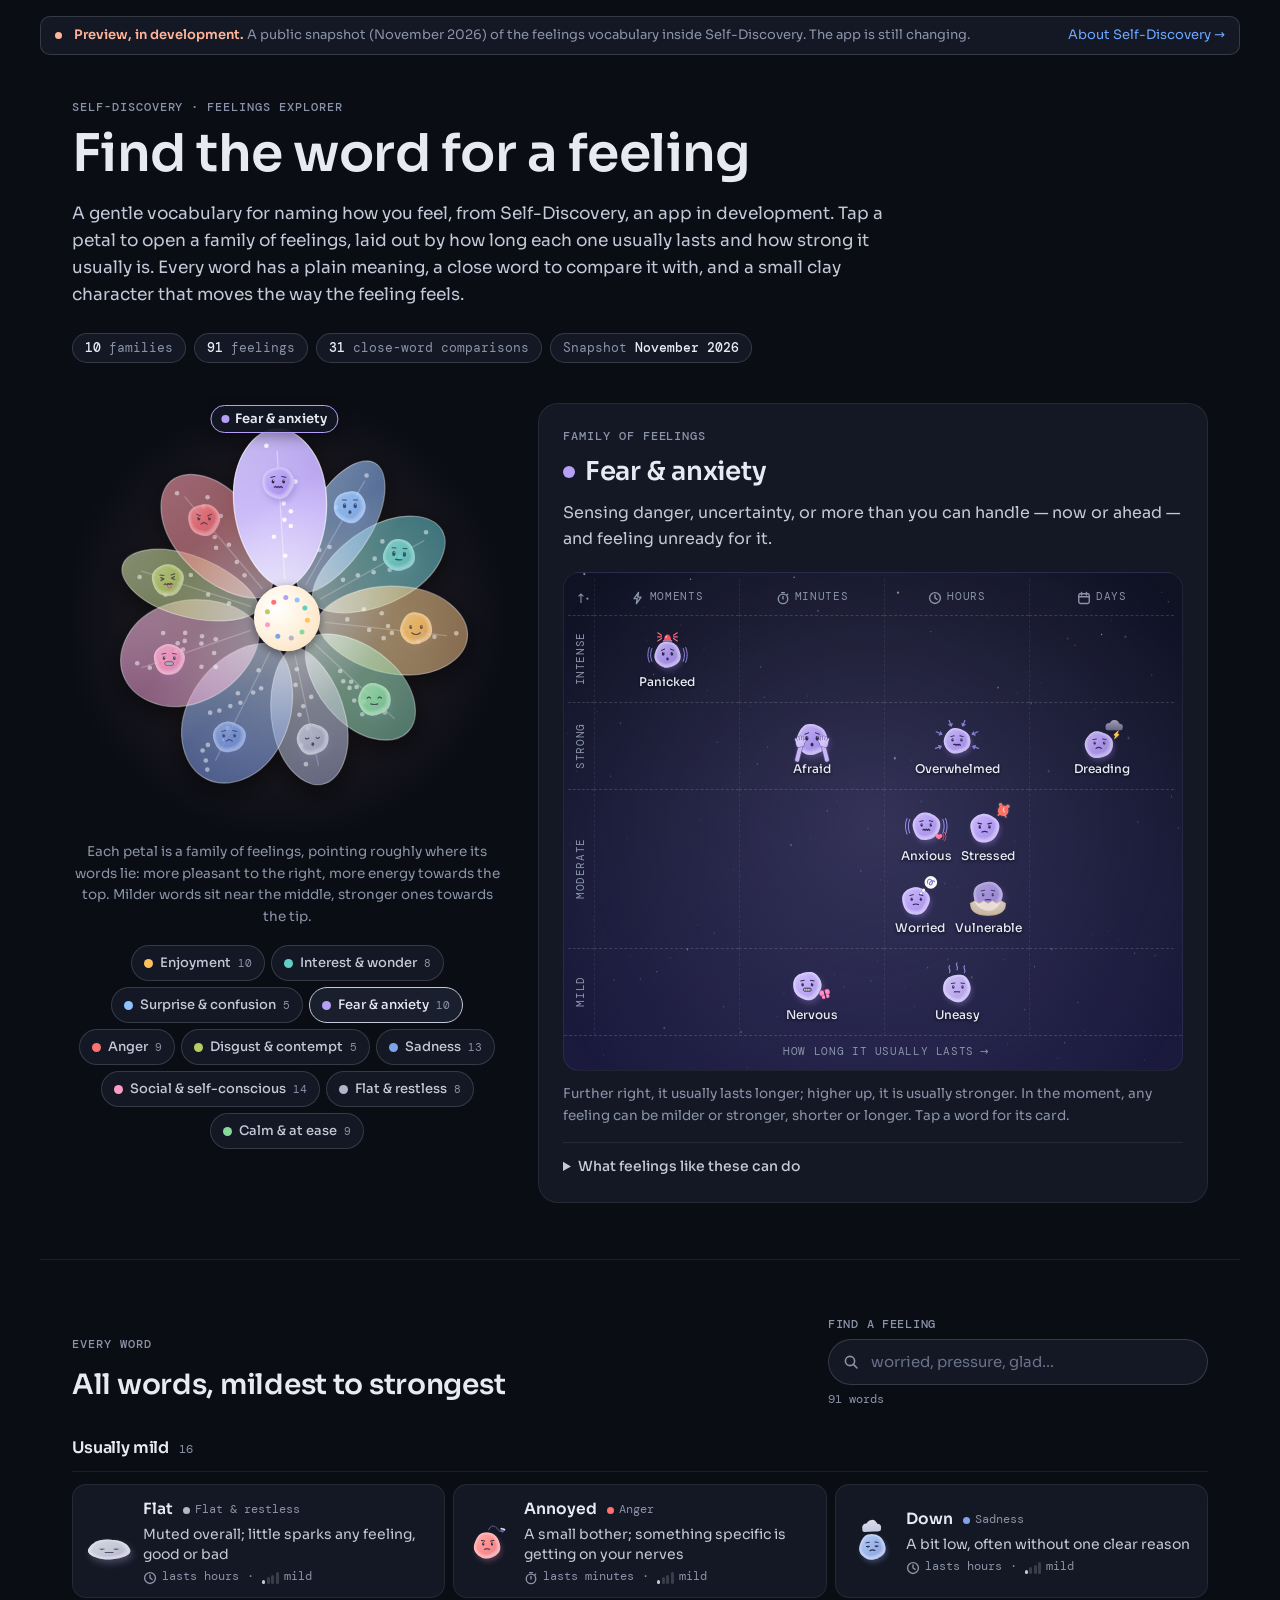
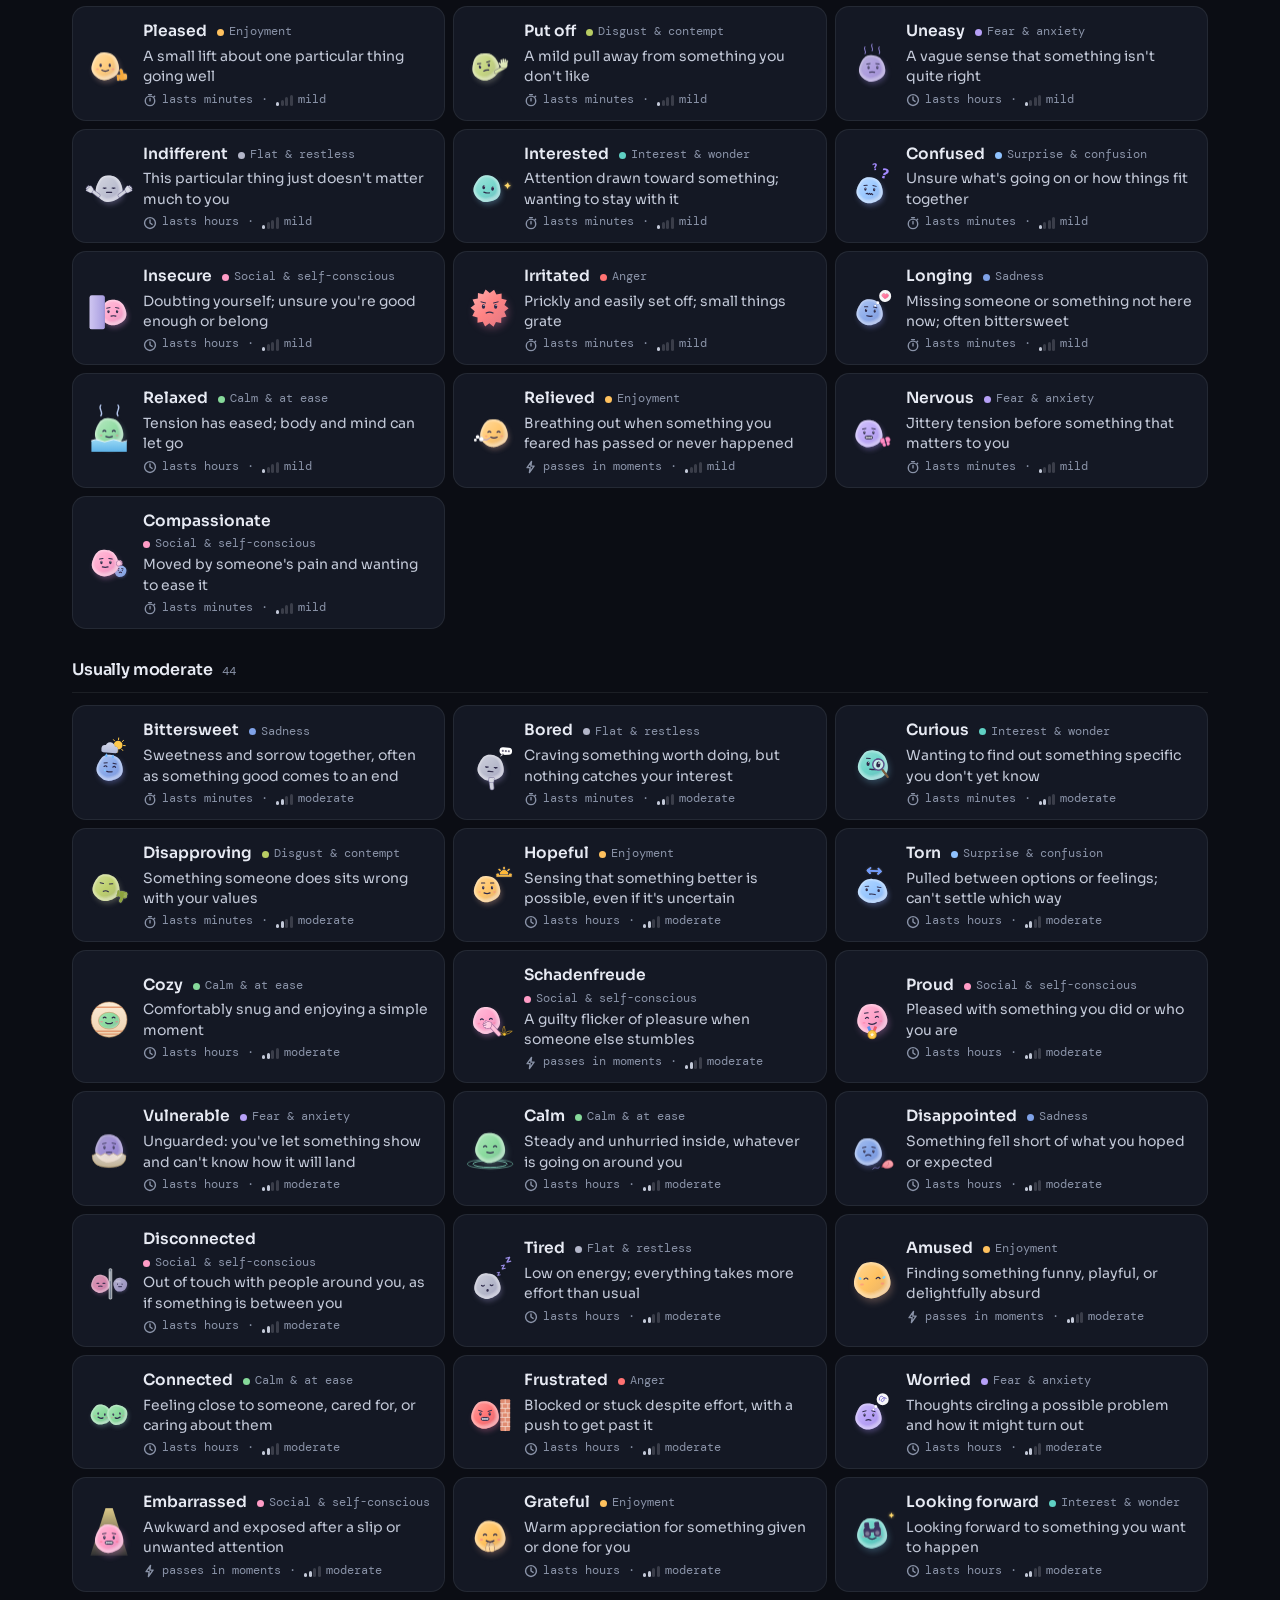
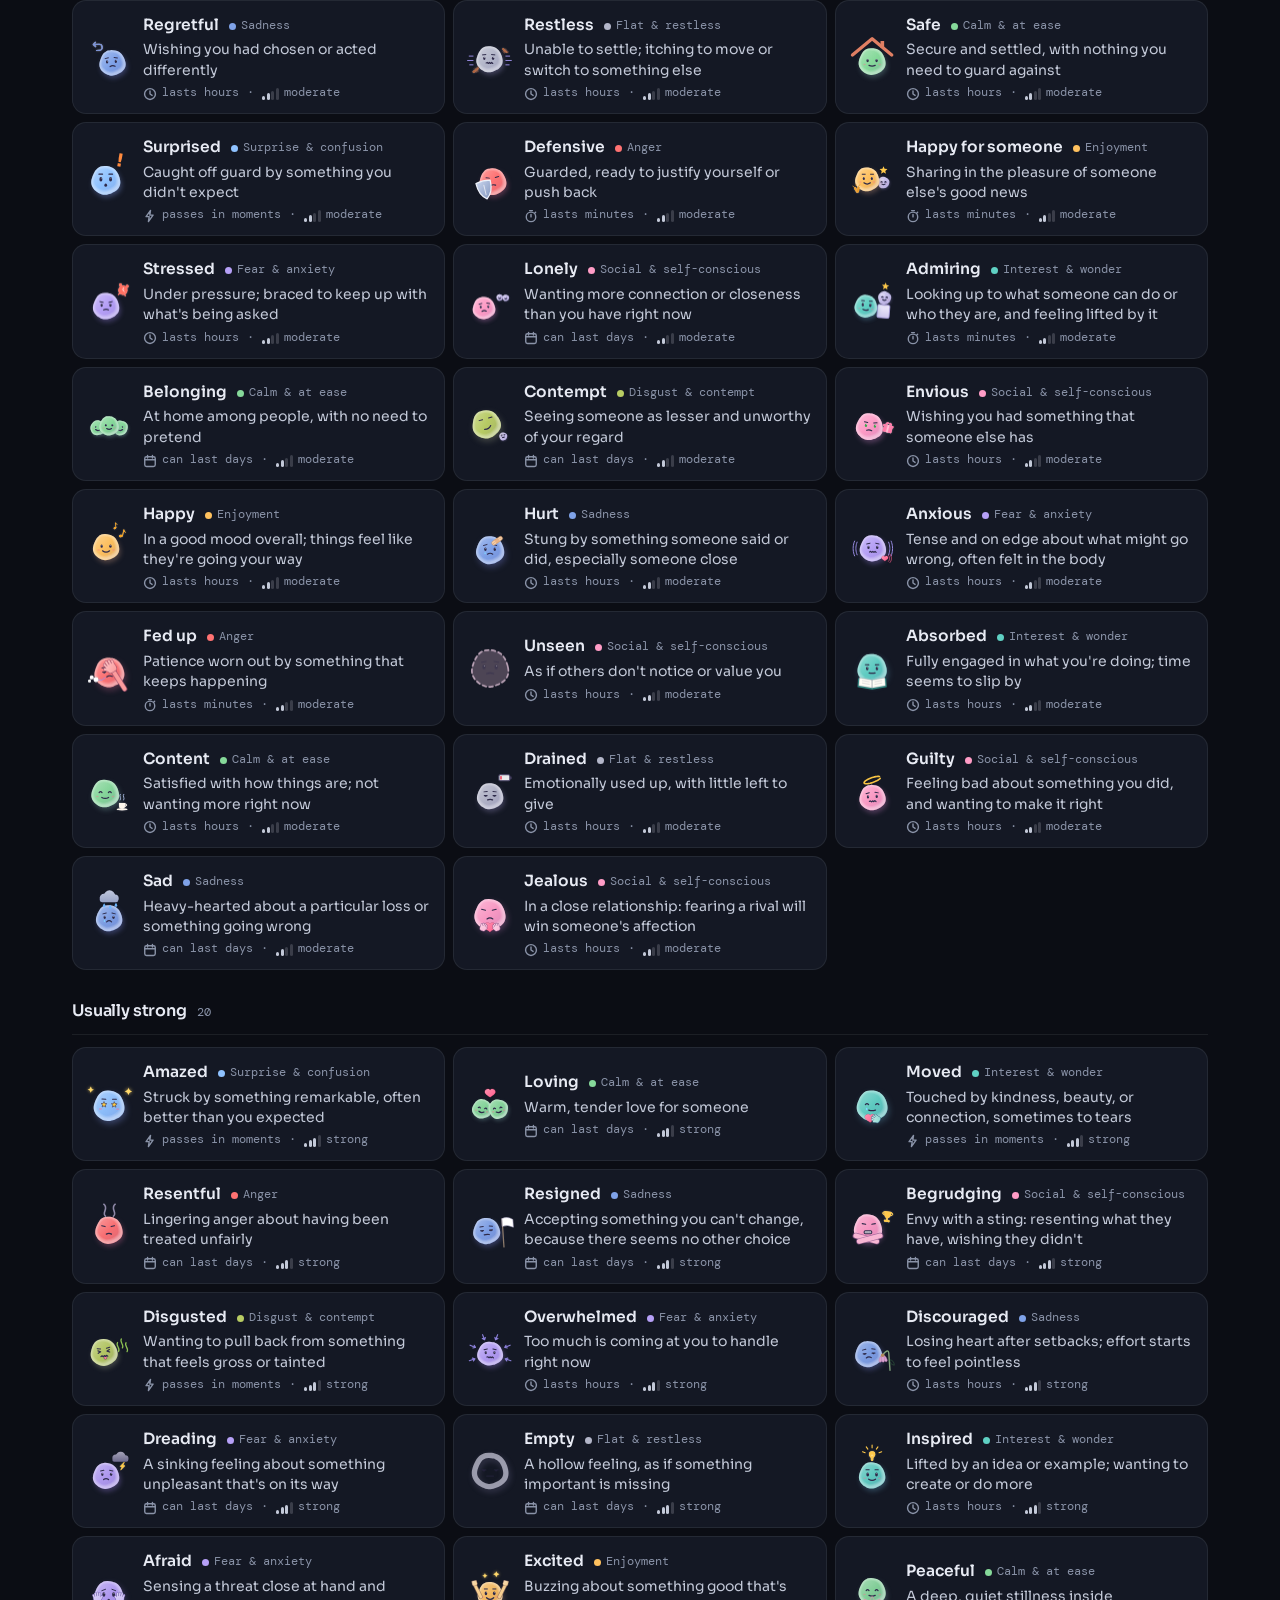
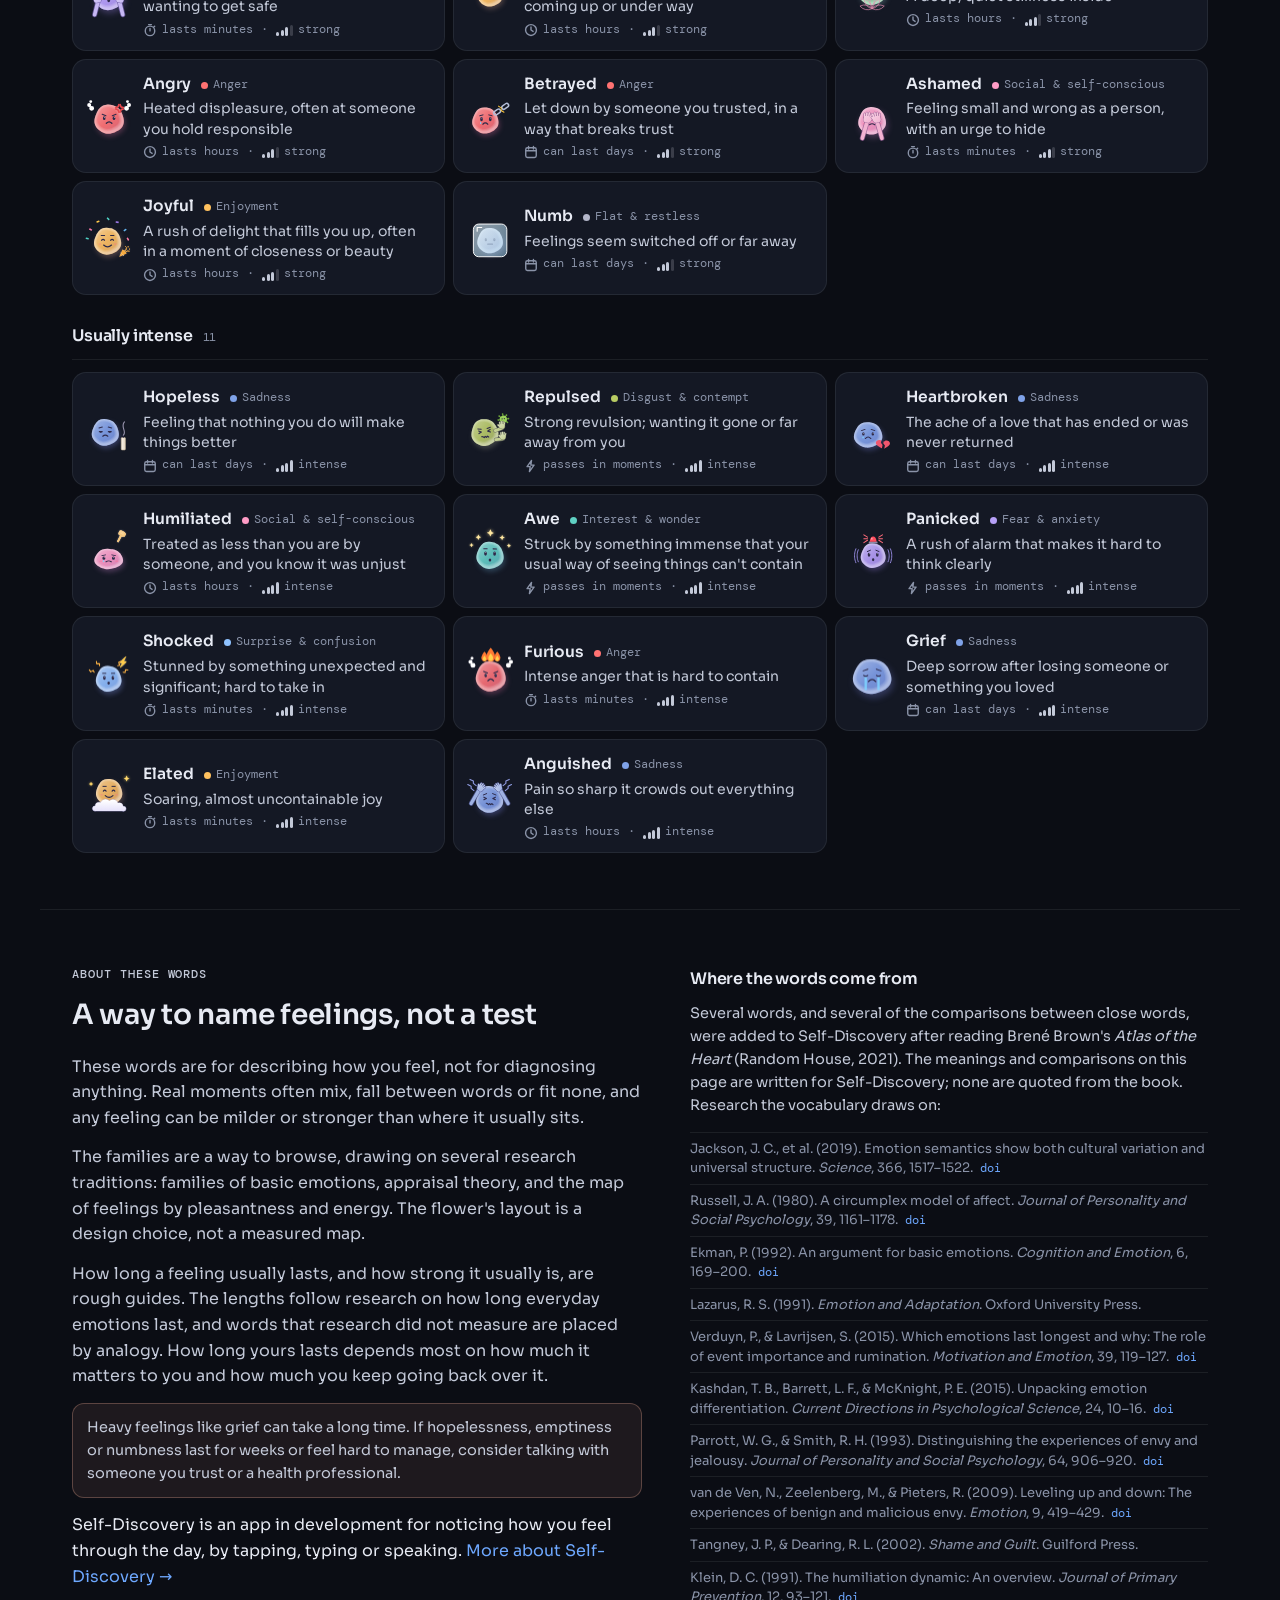
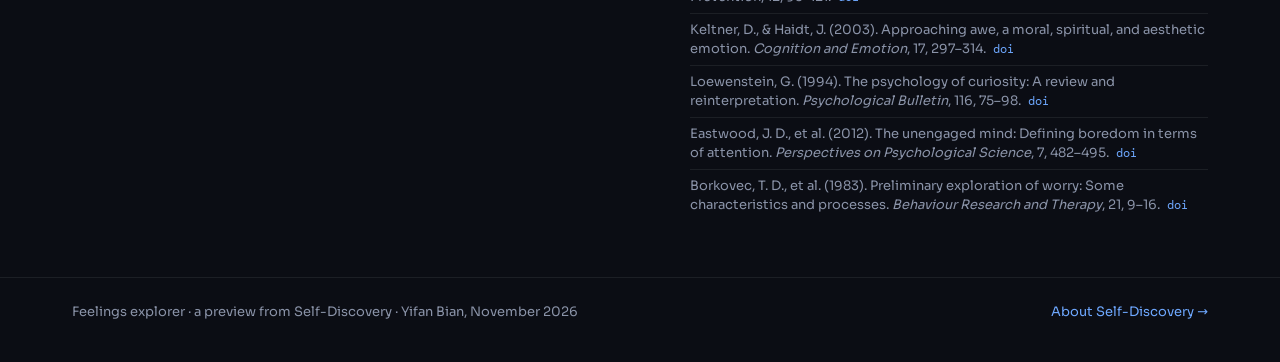
<file: tools/feelings/index.html>
<!doctype html>
<html lang="en">
<head>
<meta charset="utf-8">
<meta name="viewport" content="width=device-width, initial-scale=1, viewport-fit=cover">
<meta name="robots" content="noindex">
<title>Feelings explorer · Self-Discovery (preview)</title>
<meta name="description" content="A gentle vocabulary for naming feelings, from Self-Discovery, an app in development: families of feelings, how long each usually lasts and how strong it usually is, close words side by side, and clay characters that move the way each feeling feels.">
<meta name="theme-color" content="#0b0d14">
<link rel="icon" href="data:image/svg+xml,%3Csvg xmlns='http://www.w3.org/2000/svg' viewBox='0 0 16 16'%3E%3Crect width='16' height='16' rx='3' fill='%230b0d14'/%3E%3Cellipse cx='8' cy='4.6' rx='2.2' ry='3' fill='%23b7a6ff'/%3E%3Cellipse cx='11.6' cy='9.4' rx='2.2' ry='3' transform='rotate(72 11.6 9.4)' fill='%23ffb59a'/%3E%3Cellipse cx='4.4' cy='9.4' rx='2.2' ry='3' transform='rotate(-72 4.4 9.4)' fill='%2386d99a'/%3E%3Ccircle cx='8' cy='8.4' r='1.6' fill='%23fbe4c4'/%3E%3C/svg%3E">
<link rel="preconnect" href="https://fonts.googleapis.com">
<link rel="preconnect" href="https://fonts.gstatic.com" crossorigin>
<link rel="stylesheet" href="https://fonts.googleapis.com/css2?family=Sora:wght@300;400;500;600;700&family=DM+Mono:wght@400;500&display=swap">
<link rel="stylesheet" href="explorer.css">
<script>
  /* ===== Settings. Change them here, and only here. =====
     appLink: the Self-Discovery section, used when this page is hosted at tools/feelings/ on the site.
     appLinkElsewhere: the same section on the live site, used wherever else the page is opened.
     firstFamily: the family shown before anyone taps a petal. */
  window.FEELINGS_EXPLORER = {
    appLink: "../../tools.html#self-discovery",
    appLinkElsewhere: "https://yifanbian0724.github.io/tools.html#self-discovery",
    firstFamily: "fear"
  };
</script>
</head>
<body>
<a class="skip" href="#explore">Skip to the feelings</a>

<div class="preview-note" role="note">
  <span class="preview-dot" aria-hidden="true"></span>
  <span><strong>Preview, in development.</strong> A public snapshot (<span data-count="snapshot">October 2026</span>) of the feelings vocabulary inside Self-Discovery. The app is still changing.</span>
  <a data-app-link href="#about">About Self-Discovery <span aria-hidden="true">&rarr;</span></a>
</div>

<header class="hero">
  <div class="wrap">
    <p class="eyebrow">Self-Discovery &middot; Feelings explorer</p>
    <h1>Find the word for a feeling</h1>
    <p class="lede">A gentle vocabulary for naming how you feel, from Self-Discovery, an app in development. Tap a petal to open a family of feelings, laid out by how long each one usually lasts and how strong it usually is. Every word has a plain meaning, a close word to compare it with, and a small clay character that moves the way the feeling feels.</p>
    <ul class="stats" aria-label="What is here">
      <li><b data-count="families">10</b> families</li>
      <li><b data-count="words">91</b> feelings</li>
      <li><b data-count="comparisons">31</b> close-word comparisons</li>
      <li>Snapshot <b data-count="snapshot">October 2026</b></li>
    </ul>
  </div>
</header>

<main>
  <section class="explore wrap" id="explore" aria-labelledby="explore-title">
    <div class="explore__flower">
      <h2 class="sr-only" id="explore-title">The feelings flower</h2>
      <div class="flower" id="flower">
        <canvas aria-hidden="true"></canvas>
        <div class="flower__tag" aria-hidden="true" hidden></div>
      </div>
      <p class="flower__hint">Each petal is a family of feelings, pointing roughly where its words lie: more pleasant to the right, more energy towards the top. Milder words sit near the middle, stronger ones towards the tip.</p>
      <ul class="families" id="family-list" aria-label="Families of feelings"></ul>
    </div>
    <div class="explore__family family" id="family-panel"></div>
    <p class="sr-only" id="announce" aria-live="polite"></p>
  </section>

  <section class="all wrap" id="all-words" aria-labelledby="all-title">
    <div class="all__head">
      <div>
        <p class="eyebrow">Every word</p>
        <h2 id="all-title">All words, mildest to strongest</h2>
      </div>
      <div class="search">
        <label for="word-search">Find a feeling</label>
        <div class="search__box">
          <svg viewBox="0 0 16 16" width="16" height="16" fill="none" stroke="currentColor" stroke-width="1.6" stroke-linecap="round" aria-hidden="true"><circle cx="7" cy="7" r="4.6"/><path d="M10.4 10.4 14 14"/></svg>
          <input id="word-search" type="search" autocomplete="off" spellcheck="false" placeholder="worried, pressure, glad…" aria-describedby="search-count">
        </div>
        <p id="search-count" class="search__count" aria-live="polite"></p>
      </div>
    </div>
    <div id="all-list" class="all__list"></div>
  </section>

  <section class="about wrap" id="about" aria-labelledby="about-title">
    <div class="about__main">
      <p class="eyebrow">About these words</p>
      <h2 id="about-title">A way to name feelings, not a test</h2>
      <p>These words are for describing how you feel, not for diagnosing anything. Real moments often mix, fall between words or fit none, and any feeling can be milder or stronger than where it usually sits.</p>
      <p>The families are a way to browse, drawing on several research traditions: families of basic emotions, appraisal theory, and the map of feelings by pleasantness and energy. The flower's layout is a design choice, not a measured map.</p>
      <p>How long a feeling usually lasts, and how strong it usually is, are rough guides. The lengths follow research on how long everyday emotions last, and words that research did not measure are placed by analogy. How long yours lasts depends most on how much it matters to you and how much you keep going back over it.</p>
      <p class="support" role="note" id="support-note"></p>
      <p class="about__app">Self-Discovery is an app in development for noticing how you feel through the day, by tapping, typing or speaking. <a data-app-link href="#about">More about Self-Discovery <span aria-hidden="true">&rarr;</span></a></p>
    </div>
    <div class="about__credits">
      <h3>Where the words come from</h3>
      <p>Several words, and several of the comparisons between close words, were added to Self-Discovery after reading Brené Brown's <i>Atlas of the Heart</i> (Random House, 2021). The meanings and comparisons on this page are written for Self-Discovery; none are quoted from the book. Research the vocabulary draws on:</p>
      <ul class="refs">
        <li>Jackson, J. C., et al. (2019). Emotion semantics show both cultural variation and universal structure. <i>Science</i>, 366, 1517–1522. <a href="https://doi.org/10.1126/science.aaw8160">doi</a></li>
        <li>Russell, J. A. (1980). A circumplex model of affect. <i>Journal of Personality and Social Psychology</i>, 39, 1161–1178. <a href="https://doi.org/10.1037/h0077714">doi</a></li>
        <li>Ekman, P. (1992). An argument for basic emotions. <i>Cognition and Emotion</i>, 6, 169–200. <a href="https://doi.org/10.1080/02699939208411068">doi</a></li>
        <li>Lazarus, R. S. (1991). <i>Emotion and Adaptation</i>. Oxford University Press.</li>
        <li>Verduyn, P., &amp; Lavrijsen, S. (2015). Which emotions last longest and why: The role of event importance and rumination. <i>Motivation and Emotion</i>, 39, 119–127. <a href="https://doi.org/10.1007/s11031-014-9445-y">doi</a></li>
        <li>Kashdan, T. B., Barrett, L. F., &amp; McKnight, P. E. (2015). Unpacking emotion differentiation. <i>Current Directions in Psychological Science</i>, 24, 10–16. <a href="https://doi.org/10.1177/0963721414550708">doi</a></li>
        <li>Parrott, W. G., &amp; Smith, R. H. (1993). Distinguishing the experiences of envy and jealousy. <i>Journal of Personality and Social Psychology</i>, 64, 906–920. <a href="https://doi.org/10.1037/0022-3514.64.6.906">doi</a></li>
        <li>van de Ven, N., Zeelenberg, M., &amp; Pieters, R. (2009). Leveling up and down: The experiences of benign and malicious envy. <i>Emotion</i>, 9, 419–429. <a href="https://doi.org/10.1037/a0015669">doi</a></li>
        <li>Tangney, J. P., &amp; Dearing, R. L. (2002). <i>Shame and Guilt</i>. Guilford Press.</li>
        <li>Klein, D. C. (1991). The humiliation dynamic: An overview. <i>Journal of Primary Prevention</i>, 12, 93–121. <a href="https://doi.org/10.1007/BF02015214">doi</a></li>
        <li>Keltner, D., &amp; Haidt, J. (2003). Approaching awe, a moral, spiritual, and aesthetic emotion. <i>Cognition and Emotion</i>, 17, 297–314. <a href="https://doi.org/10.1080/02699930302297">doi</a></li>
        <li>Loewenstein, G. (1994). The psychology of curiosity: A review and reinterpretation. <i>Psychological Bulletin</i>, 116, 75–98. <a href="https://doi.org/10.1037/0033-2909.116.1.75">doi</a></li>
        <li>Eastwood, J. D., et al. (2012). The unengaged mind: Defining boredom in terms of attention. <i>Perspectives on Psychological Science</i>, 7, 482–495. <a href="https://doi.org/10.1177/1745691612456044">doi</a></li>
        <li>Borkovec, T. D., et al. (1983). Preliminary exploration of worry: Some characteristics and processes. <i>Behaviour Research and Therapy</i>, 21, 9–16. <a href="https://doi.org/10.1016/0005-7967(83)90121-3">doi</a></li>
      </ul>
    </div>
  </section>
</main>

<footer class="foot">
  <div class="wrap foot__inner">
    <p>Feelings explorer &middot; a preview from Self-Discovery &middot; Yifan Bian, <span data-count="snapshot">October 2026</span></p>
    <a data-app-link href="#about">About Self-Discovery <span aria-hidden="true">&rarr;</span></a>
  </div>
</footer>

<dialog id="word-card" class="card" aria-labelledby="card-title">
  <div class="card__scroll">
    <button type="button" class="card__close" aria-label="Close">
      <svg viewBox="0 0 16 16" width="18" height="18" fill="none" stroke="currentColor" stroke-width="1.8" stroke-linecap="round" aria-hidden="true"><path d="M4 4l8 8M12 4l-8 8"/></svg>
    </button>
    <div class="card__body"></div>
  </div>
</dialog>

<noscript><p class="wrap noscript">This explorer needs JavaScript to draw the flower and the clay characters.</p></noscript>

<script src="data/feelings.js"></script>
<script src="clay.js"></script>
<script src="flower.js"></script>
<script src="explorer.js"></script>
</body>
</html>
</file>
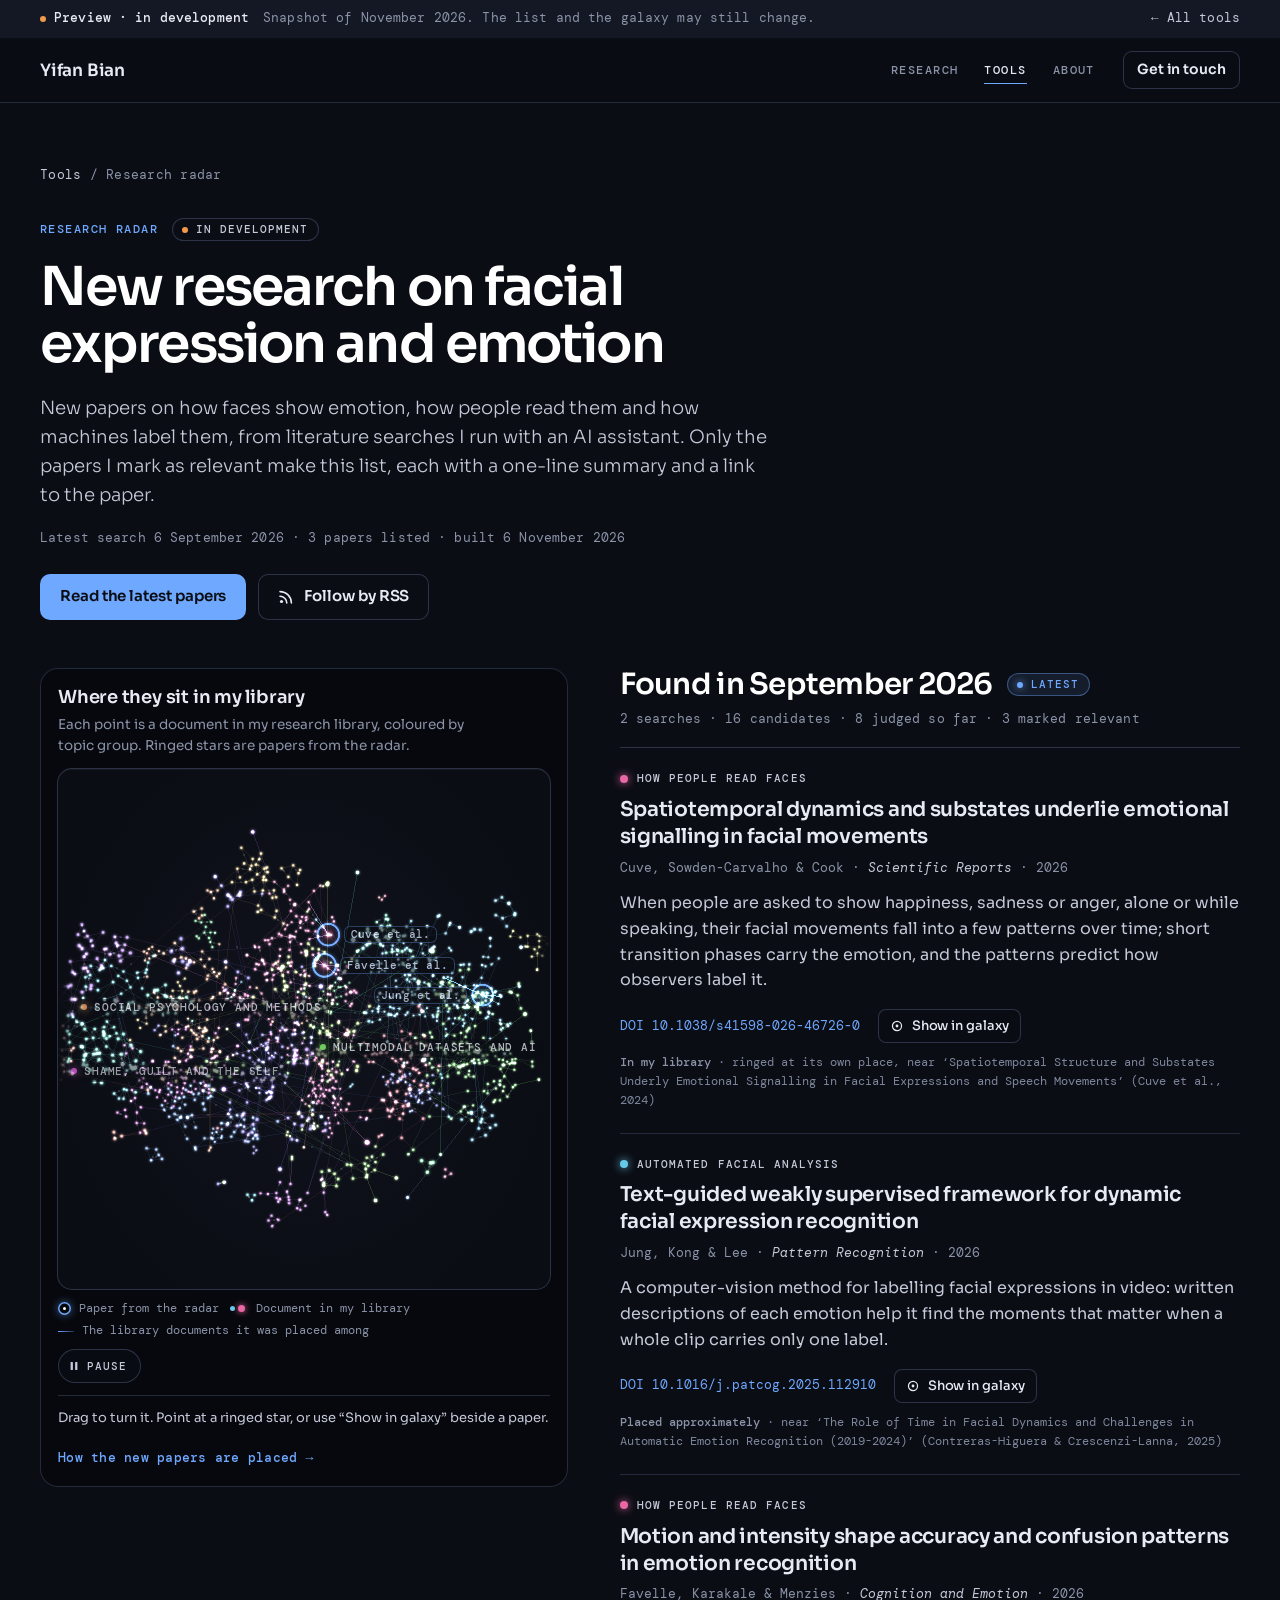
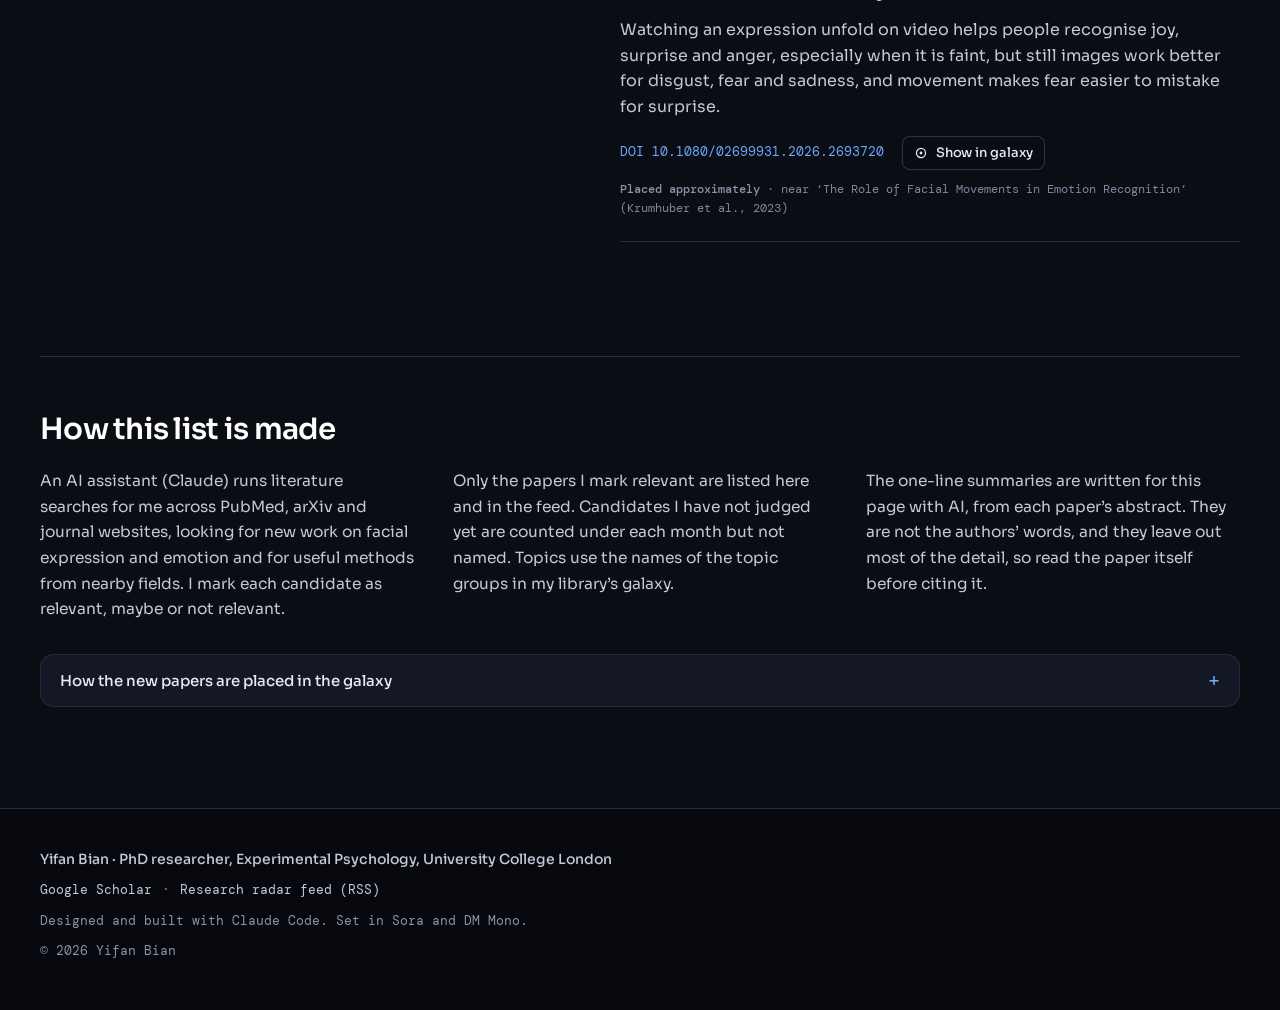
<file: tools/research-radar/index.html>
<!doctype html>
<html lang="en-GB">
<head>
<meta charset="utf-8">
<meta name="viewport" content="width=device-width, initial-scale=1">
<title>Research radar · Yifan Bian</title>
<meta name="description" content="Preview, in development: new research on facial expression and emotion, picked by Yifan Bian, with a one-line summary of each paper and where it sits in a galaxy of the research library.">
<meta name="robots" content="noindex">
<meta name="theme-color" content="#0b0d14">
<meta name="color-scheme" content="dark">
<link rel="icon" href="../../favicon.svg" type="image/svg+xml">
<link rel="icon" href="../../favicon-32.png" sizes="32x32" type="image/png">
<link rel="apple-touch-icon" href="../../apple-touch-icon.png">
<link rel="alternate" type="application/rss+xml" title="Research radar · Yifan Bian" href="feed.xml">
<!-- The galaxy's data and the list start downloading at once: the same URLs as data-src, data-new-src and radar.js. -->
<link rel="preload" href="../../assets/galaxy/galaxy-data.json" as="fetch" crossorigin>
<link rel="preload" href="data/radar-stars.json" as="fetch" crossorigin>
<link rel="preload" href="data/radar.json" as="fetch" crossorigin>
<link rel="preconnect" href="https://fonts.googleapis.com">
<link rel="preconnect" href="https://fonts.gstatic.com" crossorigin>
<link rel="stylesheet" href="https://fonts.googleapis.com/css2?family=DM+Mono:wght@400;500&family=Sora:wght@300..700&display=swap" media="print" onload="this.media='all'">
<noscript><link rel="stylesheet" href="https://fonts.googleapis.com/css2?family=DM+Mono:wght@400;500&family=Sora:wght@300..700&display=swap"></noscript>
<link rel="stylesheet" href="radar.css">
<noscript><style>.sky-frame > .galaxy { background: url("../../assets/galaxy/poster.jpg") center / cover no-repeat; }</style></noscript>
</head>
<body>
<a class="skip" href="#main">Skip to content</a>

<div class="pv-note" role="note" aria-label="About this preview">
  <div class="wrap">
    <span class="pv-tag"><i aria-hidden="true"></i>Preview · in development</span>
    <span class="pv-more">Snapshot of November 2026. The list and the galaxy may still change.</span>
    <a class="pv-back" href="../../tools.html#literature-galaxy">&larr; All tools</a>
  </div>
</div>

<!-- Site header: as on the site's own pages (Tools is the section this page belongs to). -->
<header class="site-header">
  <div class="wrap nav">
    <a class="wordmark" href="../../index.html">Yifan Bian</a>
    <nav class="nav-links" aria-label="Main">
      <a href="../../research.html">Research</a>
      <a href="../../tools.html" class="is-section">Tools</a>
      <a href="../../about.html">About</a>
    </nav>
    <a class="btn btn--ghost btn--sm nav-cta" href="../../about.html#contact">Get in touch</a>
  </div>
</header>

<main id="main">
  <!-- TOOL: research-radar -->
  <section class="intro wrap" aria-labelledby="page-title">
    <nav aria-label="Breadcrumb"><p class="crumb"><a href="../../tools.html">Tools</a> / <span aria-current="page">Research radar</span></p></nav>
    <p class="kicker"><span class="eyebrow">Research radar</span><span class="chip chip--dev">In development</span></p>
    <h1 id="page-title">New research on facial expression and emotion</h1>
    <p class="lead">New papers on how faces show emotion, how people read them and how machines label them, from literature searches I run with an AI assistant. Only the papers I mark as relevant make this list, each with a one-line summary and a link to the paper.</p>
    <p class="meta" data-status>Loading the latest papers…</p>
    <div class="btn-row">
      <a class="btn" href="#digest">Read the latest papers</a>
      <a class="btn btn--ghost" href="feed.xml" type="application/rss+xml">
        <svg viewBox="0 0 16 16" aria-hidden="true"><circle cx="3.5" cy="12.5" r="1.6" fill="currentColor"/><path d="M2 7.2a6.8 6.8 0 0 1 6.8 6.8M2 2.6A11.4 11.4 0 0 1 13.4 14" fill="none" stroke="currentColor" stroke-width="1.6" stroke-linecap="round"/></svg>
        Follow by RSS
      </a>
    </div>
  </section>

  <div class="layout wrap">
    <!-- The galaxy: my research library, with the radar's papers as ringed stars. Sticky beside the list on wide screens. -->
    <aside class="sky" aria-labelledby="sky-title">
      <div class="sky-card">
        <div class="sky-head">
          <h2 id="sky-title" class="sky-title">Where they sit in my library</h2>
          <p class="sky-sub">Each point is a document in my research library, coloured by topic group. Ringed stars are papers from the radar.</p>
        </div>
        <div class="sky-frame">
          <div class="galaxy" data-galaxy
               data-src="../../assets/galaxy/galaxy-data.json"
               data-new-src="data/radar-stars.json"
               data-poster="../../assets/galaxy/poster.jpg"
               data-poster-narrow="../../assets/galaxy/poster-narrow.jpg"
               data-mode="panel"
               data-labels="regions"
               data-interactive="true"
               data-align="center"
               role="img"
               aria-label="Literature Galaxy: the documents in my research library, coloured by topic group, with fine lines joining documents whose texts read alike."
               data-canvas-label="Literature Galaxy: the documents in my research library, coloured by topic group, with fine lines joining documents whose texts read alike."></div>
        </div>
        <div class="sky-foot">
          <ul class="legend" aria-label="Key">
            <li><span class="key key--new" aria-hidden="true"></span>Paper from the radar</li>
            <li><span class="key key--lib" aria-hidden="true"></span>Document in my library</li>
            <li><span class="key key--line" aria-hidden="true"></span>The library documents it was placed among</li>
          </ul>
          <div class="sky-ctrl">
            <button class="toggle" type="button" data-pause aria-label="Pause the galaxy" hidden><svg class="ico ico-pause" viewBox="0 0 10 10" aria-hidden="true"><rect x="1.6" y="1" width="2.3" height="8" rx=".6" fill="currentColor"/><rect x="6.1" y="1" width="2.3" height="8" rx=".6" fill="currentColor"/></svg><svg class="ico ico-play" viewBox="0 0 10 10" aria-hidden="true"><path d="M2.3 1.1v7.8L8.9 5z" fill="currentColor"/></svg><span data-label>Pause</span></button>
            <p class="still-note" data-still hidden>Still, because your device asks for less motion.</p>
          </div>
        </div>
        <p class="sky-pick" data-pick aria-live="polite">Drag to turn it. Point at a ringed star, or use “Show in galaxy” beside a paper.</p>
        <p class="sky-how"><a class="arrow-link" href="#placement" data-open-method>How the new papers are placed</a></p>
      </div>
    </aside>

    <section class="digest" id="digest" aria-labelledby="digest-title" tabindex="-1">
      <h2 id="digest-title" class="sr-only">Papers by month</h2>
      <nav class="months-nav" data-months-nav aria-label="Months" hidden></nav>
      <div data-months aria-busy="true"></div>
      <noscript>
        <p class="notice">This list is drawn with JavaScript. The same papers are in the <a href="feed.xml">RSS feed</a>.</p>
      </noscript>
    </section>
  </div>

  <section class="how wrap" aria-labelledby="how-title">
    <h2 id="how-title" class="how-title">How this list is made</h2>
    <div class="how-grid">
      <p>An AI assistant (Claude) runs literature searches for me across PubMed, arXiv and journal websites, looking for new work on facial expression and emotion and for useful methods from nearby fields. I mark each candidate as relevant, maybe or not relevant.</p>
      <p><span data-rule>Only the papers I mark relevant are listed here and in the feed.</span> Candidates I have not judged yet are counted under each month but not named. Topics use the names of the topic groups in my library’s galaxy.</p>
      <p>The one-line summaries are written for this page with AI, from each paper’s abstract. They are not the authors’ words, and they leave out most of the detail, so read the paper itself before citing it.</p>
    </div>
    <details class="method" id="placement">
      <summary>How the new papers are placed in the galaxy</summary>
      <div class="method-body">
        <p>The galaxy is a map of my research library: documents sit near documents whose full text covers similar ground. A paper that is not in my library yet has no full text in that map, so it cannot get an exact place, and its star is an approximation.</p>
        <p>Each new paper is compared, by its title and abstract, with every library document’s title and most distinctive terms. It is put at the centre of its closest matches, weighted by how close they are, inside the topic group most of them share; the faint lines lead to those matches. Its topic on this page comes from the same step. A paper that is already in my library is ringed at its own place instead.</p>
        <p data-test hidden></p>
        <p class="meta" data-method-meta></p>
      </div>
    </details>
  </section>
  <!-- /TOOL -->
</main>

<footer class="site-footer">
  <div class="wrap foot-grid">
    <p class="who">Yifan Bian · PhD researcher, Experimental Psychology, University College London</p>
    <ul class="foot-links">
      <li><a href="https://scholar.google.com/citations?user=1NM05PoAAAAJ&amp;hl=en">Google Scholar</a></li>
      <li><a href="feed.xml">Research radar feed (RSS)</a></li>
    </ul>
    <p>Designed and built with Claude Code. Set in Sora and DM Mono.</p>
    <p>© 2026 Yifan Bian</p>
  </div>
</footer>

<script src="galaxy-hero-radar.js" defer></script>
<script src="radar.js" defer></script>
</body>
</html>
</file>
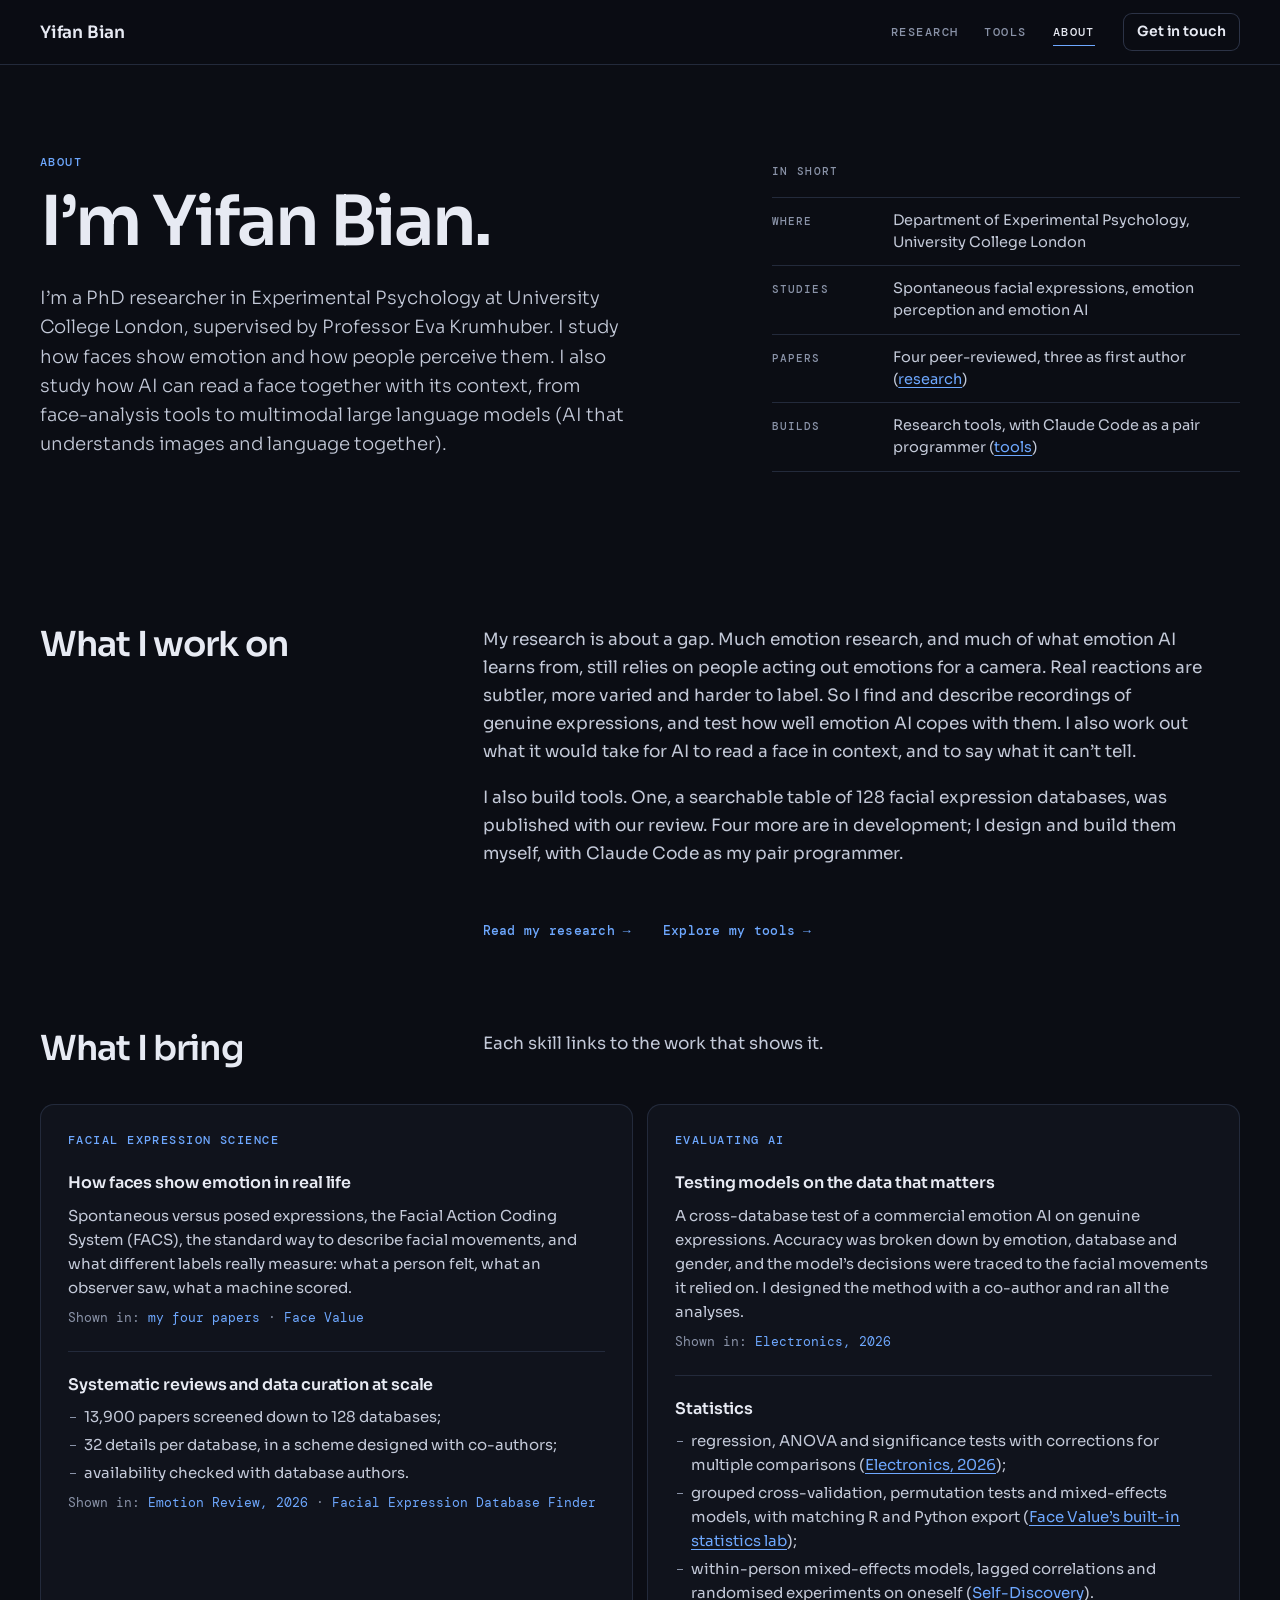
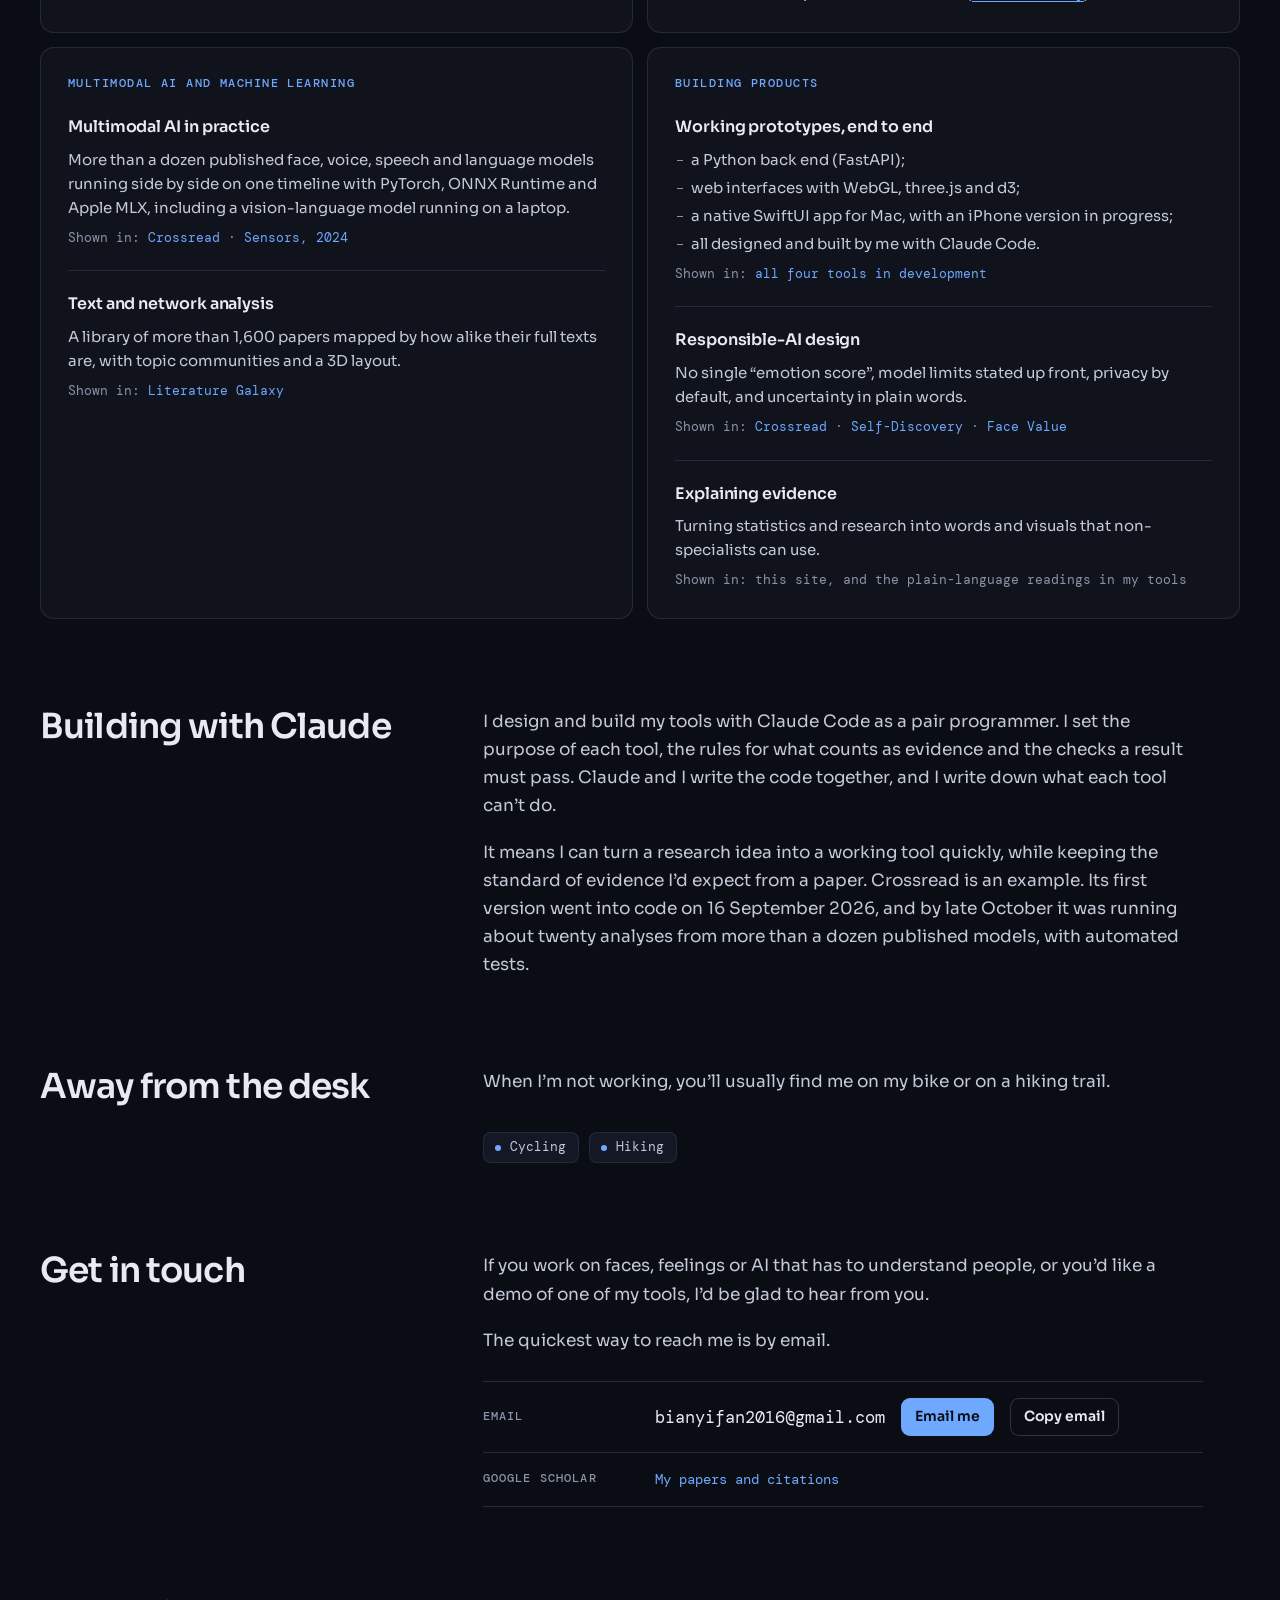
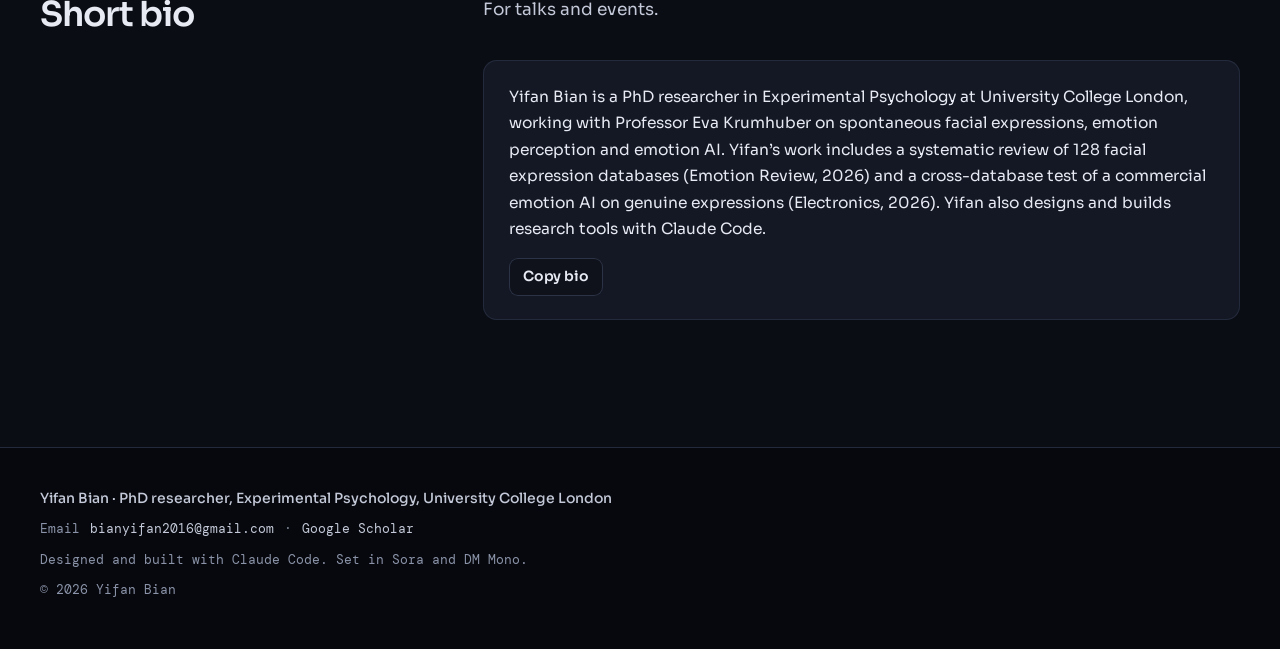
<file: about.html>
<!doctype html>
<html lang="en-GB">
<head>
<meta charset="utf-8">
<meta name="viewport" content="width=device-width, initial-scale=1">
<title>About · Yifan Bian</title>
<meta name="description" content="About Yifan Bian: PhD researcher in Experimental Psychology at UCL, working on facial expressions, affective computing, multimodal AI and AI evaluation, and building research tools with Claude Code.">
<meta name="theme-color" content="#0b0d14">
<meta name="color-scheme" content="dark">
<link rel="icon" href="favicon.svg" type="image/svg+xml">
<link rel="icon" href="favicon-32.png" sizes="32x32" type="image/png">
<link rel="apple-touch-icon" href="apple-touch-icon.png">
<link rel="canonical" href="https://yifanbian0724.github.io/about.html">
<meta property="og:type" content="profile">
<meta property="og:url" content="https://yifanbian0724.github.io/about.html">
<meta property="og:site_name" content="Yifan Bian">
<meta property="og:title" content="About · Yifan Bian">
<meta property="og:description" content="PhD researcher in Experimental Psychology at UCL, working on facial expressions, affective computing, multimodal AI and AI evaluation, and building research tools with Claude Code.">
<meta property="og:image" content="https://yifanbian0724.github.io/assets/social.jpg">
<meta property="og:image:width" content="1200">
<meta property="og:image:height" content="630">
<meta property="og:image:alt" content="Yifan Bian, PhD researcher in Experimental Psychology at UCL: how real faces show emotion, and how well AI can read them. Beside the words, a galaxy of glowing points, each a document in the research library.">
<meta name="twitter:card" content="summary_large_image">
<link rel="preconnect" href="https://fonts.googleapis.com">
<link rel="preconnect" href="https://fonts.gstatic.com" crossorigin>
<link rel="stylesheet" href="https://fonts.googleapis.com/css2?family=DM+Mono:wght@400;500&family=Sora:wght@300..700&display=swap" media="print" onload="this.media='all'">
<noscript><link rel="stylesheet" href="https://fonts.googleapis.com/css2?family=DM+Mono:wght@400;500&family=Sora:wght@300..700&display=swap"></noscript>
<link rel="stylesheet" href="style.css">
</head>
<body class="page-about">
<a class="skip" href="#main">Skip to content</a>

<header class="site-header" data-header>
  <div class="wrap nav">
    <a class="wordmark" href="index.html">Yifan Bian</a>
    <nav class="nav-links" aria-label="Main">
      <a href="research.html">Research</a>
      <a href="tools.html">Tools</a>
      <a href="about.html" aria-current="page">About</a>
    </nav>
    <a class="btn btn--ghost btn--sm nav-cta" href="#contact" data-site-show="email" hidden>Get in touch</a>
  </div>
</header>

<main id="main">

  <section class="page-intro" aria-labelledby="page-title">
    <div class="wrap">
      <div class="intro-grid">
        <div>
          <p class="eyebrow">About</p>
          <h1 class="page-title" id="page-title">I’m Yifan Bian.</h1>
          <p class="lead">I’m a PhD researcher in Experimental Psychology at University College London, supervised by Professor Eva Krumhuber. I study how faces show emotion and how people perceive them. I also study how AI can read a face together with its context, from face-analysis tools to multimodal large language models (AI that understands images and language together).</p>
        </div>
        <div class="intro-side">
          <p class="side-title">In short</p>
          <ul class="facts">
            <li><span class="fk">Where</span><span>Department of Experimental Psychology, University College London</span></li>
            <li><span class="fk">Studies</span><span>Spontaneous facial expressions, emotion perception and emotion AI</span></li>
            <li><span class="fk">Papers</span><span>Four peer-reviewed, three as first author (<a href="research.html">research</a>)</span></li>
            <li><span class="fk">Builds</span><span>Research tools, with Claude Code as a pair programmer (<a href="tools.html">tools</a>)</span></li>
          </ul>
        </div>
      </div>
    </div>
  </section>

  <section class="prose-block" id="work" aria-labelledby="work-title">
    <div class="wrap">
      <div class="block-head">
        <h2 class="h2" id="work-title">What I work on</h2>
        <div class="block-body">
          <p>My research is about a gap. Much emotion research, and much of what emotion AI learns from, still relies on people acting out emotions for a camera. Real reactions are subtler, more varied and harder to label. So I find and describe recordings of genuine expressions, and test how well emotion AI copes with them. I also work out what it would take for AI to read a face in context, and to say what it can’t tell.</p>
          <p>I also build tools. One, a searchable table of 128 facial expression databases, was published with our review. Four more are in development; I design and build them myself, with Claude Code as my pair programmer.</p>
          <p class="research-more"><a class="arrow-link" href="research.html">Read my research</a><a class="arrow-link" href="tools.html">Explore my tools</a></p>
        </div>
      </div>
    </div>
  </section>

  <section class="prose-block" id="skills" aria-labelledby="skills-title">
    <div class="wrap">
      <div class="block-head">
        <h2 class="h2" id="skills-title">What I bring</h2>
        <p>Each skill links to the work that shows it.</p>
      </div>

      <div class="skills">
        <section class="skill-group" aria-labelledby="sk-face">
          <h3 id="sk-face">Facial expression science</h3>
          <div class="skill">
            <b>How faces show emotion in real life</b>
            <p>Spontaneous versus posed expressions, the Facial Action Coding System (FACS), the standard way to describe facial movements, and what different labels really measure: what a person felt, what an observer saw, what a machine scored.</p>
            <p class="shown-in">Shown in: <a href="research.html">my four papers</a> · <a href="tools.html#face-value">Face Value</a></p>
          </div>
          <div class="skill">
            <b>Systematic reviews and data curation at scale</b>
            <ul>
              <li>13,900 papers screened down to 128 databases;</li>
              <li>32 details per database, in a scheme designed with co-authors;</li>
              <li>availability checked with database authors.</li>
            </ul>
            <p class="shown-in">Shown in: <a href="https://doi.org/10.1177/17540739261478876">Emotion Review, 2026</a> · <a href="database-finder.html">Facial Expression Database Finder</a></p>
          </div>
        </section>

        <section class="skill-group" aria-labelledby="sk-eval">
          <h3 id="sk-eval">Evaluating AI</h3>
          <div class="skill">
            <b>Testing models on the data that matters</b>
            <p>A cross-database test of a commercial emotion AI on genuine expressions. Accuracy was broken down by emotion, database and gender, and the model’s decisions were traced to the facial movements it relied on. I designed the method with a co-author and ran all the analyses.</p>
            <p class="shown-in">Shown in: <a href="https://doi.org/10.3390/electronics15040849">Electronics, 2026</a></p>
          </div>
          <div class="skill">
            <b>Statistics</b>
            <ul>
              <li>regression, ANOVA and significance tests with corrections for multiple comparisons (<a href="https://doi.org/10.3390/electronics15040849">Electronics, 2026</a>);</li>
              <li>grouped cross-validation, permutation tests and mixed-effects models, with matching R and Python export (<a href="tools.html#face-value">Face Value’s built-in statistics lab</a>);</li>
              <li>within-person mixed-effects models, lagged correlations and randomised experiments on oneself (<a href="tools.html#self-discovery">Self-Discovery</a>).</li>
            </ul>
          </div>
        </section>

        <section class="skill-group" aria-labelledby="sk-ml">
          <h3 id="sk-ml">Multimodal AI and machine learning</h3>
          <div class="skill">
            <b>Multimodal AI in practice</b>
            <p>More than a dozen published face, voice, speech and language models running side by side on one timeline with PyTorch, ONNX Runtime and Apple MLX, including a vision-language model running on a laptop.</p>
            <p class="shown-in">Shown in: <a href="tools.html#crossread">Crossread</a> · <a href="https://doi.org/10.3390/s24010126">Sensors, 2024</a></p>
          </div>
          <div class="skill">
            <b>Text and network analysis</b>
            <p>A library of more than 1,600 papers mapped by how alike their full texts are, with topic communities and a 3D layout.</p>
            <p class="shown-in">Shown in: <a href="tools.html#literature-galaxy">Literature Galaxy</a></p>
          </div>
        </section>

        <section class="skill-group" aria-labelledby="sk-build">
          <h3 id="sk-build">Building products</h3>
          <div class="skill">
            <b>Working prototypes, end to end</b>
            <ul>
              <li>a Python back end (FastAPI);</li>
              <li>web interfaces with WebGL, three.js and d3;</li>
              <li>a native SwiftUI app for Mac, with an iPhone version in progress;</li>
              <li>all designed and built by me with Claude Code.</li>
            </ul>
            <p class="shown-in">Shown in: <a href="tools.html">all four tools in development</a></p>
          </div>
          <div class="skill">
            <b>Responsible-AI design</b>
            <p>No single “emotion score”, model limits stated up front, privacy by default, and uncertainty in plain words.</p>
            <p class="shown-in">Shown in: <a href="tools.html#crossread">Crossread</a> · <a href="tools.html#self-discovery">Self-Discovery</a> · <a href="tools.html#face-value">Face Value</a></p>
          </div>
          <div class="skill">
            <b>Explaining evidence</b>
            <p>Turning statistics and research into words and visuals that non-specialists can use.</p>
            <p class="shown-in">Shown in: this site, and the plain-language readings in my tools</p>
          </div>
        </section>
      </div>

    </div>
  </section>

  <section class="prose-block" id="claude" aria-labelledby="claude-title">
    <div class="wrap">
      <div class="block-head">
        <h2 class="h2" id="claude-title">Building with Claude</h2>
        <div class="block-body">
          <p>I design and build my tools with Claude Code as a pair programmer. I set the purpose of each tool, the rules for what counts as evidence and the checks a result must pass. Claude and I write the code together, and I write down what each tool can’t do.</p>
          <p>It means I can turn a research idea into a working tool quickly, while keeping the standard of evidence I’d expect from a paper. Crossread is an example. Its first version went into code on 16 September 2026, and by late October it was running about twenty analyses from more than a dozen published models, with automated tests.</p>
        </div>
      </div>
    </div>
  </section>

  <section class="prose-block" id="away" aria-labelledby="away-title">
    <div class="wrap">
      <div class="block-head">
        <h2 class="h2" id="away-title">Away from the desk</h2>
        <div class="block-body">
          <p>When I’m not working, you’ll usually find me on my bike or on a hiking trail.</p>
          <ul class="away" aria-label="Away from the desk">
            <li>Cycling</li>
            <li>Hiking</li>
          </ul>
        </div>
      </div>
    </div>
  </section>

  <!-- Contact: every value comes from SITE in script.js; a row without a value stays hidden. -->
  <section class="prose-block" id="contact" aria-labelledby="contact-title">
    <div class="wrap">
      <div class="block-head">
        <h2 class="h2" id="contact-title"><span data-site-show="email" hidden>Get in touch</span><span data-site-hide="email">Find my work</span></h2>
        <div class="block-body">
          <p data-site-show="email" hidden>If you work on faces, feelings or AI that has to understand people, or you’d like a demo of one of my tools, I’d be glad to hear from you.</p>
          <p data-site-show="email" hidden>The quickest way to reach me is by email.</p>
          <p data-site-hide="email">My papers and their citations are on Google Scholar.</p>
        </div>
      </div>
      <ul class="contact-list after-head">
        <li data-site-show="email" hidden><span class="cl-k">Email</span><span class="cl-v"><span class="email-addr" data-site-text="email"></span><a class="btn btn--sm" href="#contact" data-site-href="email">Email me</a><button class="btn btn--ghost btn--sm" type="button" data-copy-site="email" data-toast="Email address copied">Copy email</button></span></li>
        <li data-site-show="cv" hidden><span class="cl-k">CV</span><span class="cl-v"><a class="cl-link" data-site-href="cv">Download my CV (PDF)</a></span></li>
        <li data-site-show="linkedin" hidden><span class="cl-k">LinkedIn</span><span class="cl-v"><a class="cl-link" data-site-href="linkedin">My LinkedIn profile</a></span></li>
        <li data-site-show="github" hidden><span class="cl-k">GitHub</span><span class="cl-v"><a class="cl-link" data-site-href="github">My GitHub profile</a></span></li>
        <li><span class="cl-k">Google Scholar</span><span class="cl-v"><a class="cl-link" href="https://scholar.google.com/citations?user=1NM05PoAAAAJ&amp;hl=en">My papers and citations</a></span></li>
        <li data-site-show="ucl" hidden><span class="cl-k">UCL</span><span class="cl-v"><a class="cl-link" data-site-href="ucl">My UCL profile</a></span></li>
      </ul>
    </div>
  </section>

  <section class="prose-block" id="bio" aria-labelledby="bio-title">
    <div class="wrap">
      <div class="block-head">
        <h2 class="h2" id="bio-title">Short bio</h2>
        <p>For talks and events.</p>
      </div>
      <div class="bio-box after-head">
        <p class="c-text" id="bio-text">Yifan Bian is a PhD researcher in Experimental Psychology at University College London, working with Professor Eva Krumhuber on spontaneous facial expressions, emotion perception and emotion AI. Yifan’s work includes a systematic review of 128 facial expression databases (Emotion Review, 2026) and a cross-database test of a commercial emotion AI on genuine expressions (Electronics, 2026). Yifan also designs and builds research tools with Claude Code.</p>
        <div class="btn-row"><button class="btn btn--ghost btn--sm" type="button" data-copy data-copy-from="#bio-text" data-toast="Bio copied">Copy bio</button></div>
      </div>
    </div>
  </section>

</main>

<footer class="site-footer">
  <div class="wrap foot-grid">
    <p class="who">Yifan Bian · PhD researcher, Experimental Psychology, University College London</p>
    <ul class="foot-links">
      <li data-site-show="email" hidden>Email <a href="#contact" data-site-href="email" data-site-text="email"></a></li>
      <li><a href="https://scholar.google.com/citations?user=1NM05PoAAAAJ&amp;hl=en">Google Scholar</a></li>
      <li data-site-show="linkedin" hidden><a data-site-href="linkedin">LinkedIn</a></li>
      <li data-site-show="github" hidden><a data-site-href="github">GitHub</a></li>
    </ul>
    <p>Designed and built with Claude Code. Set in Sora and DM Mono.</p>
    <p>© 2026 Yifan Bian</p>
  </div>
</footer>

<div class="toast" role="status" aria-live="polite" data-toast-el></div>

<script src="script.js" defer></script>
</body>
</html>
</file>
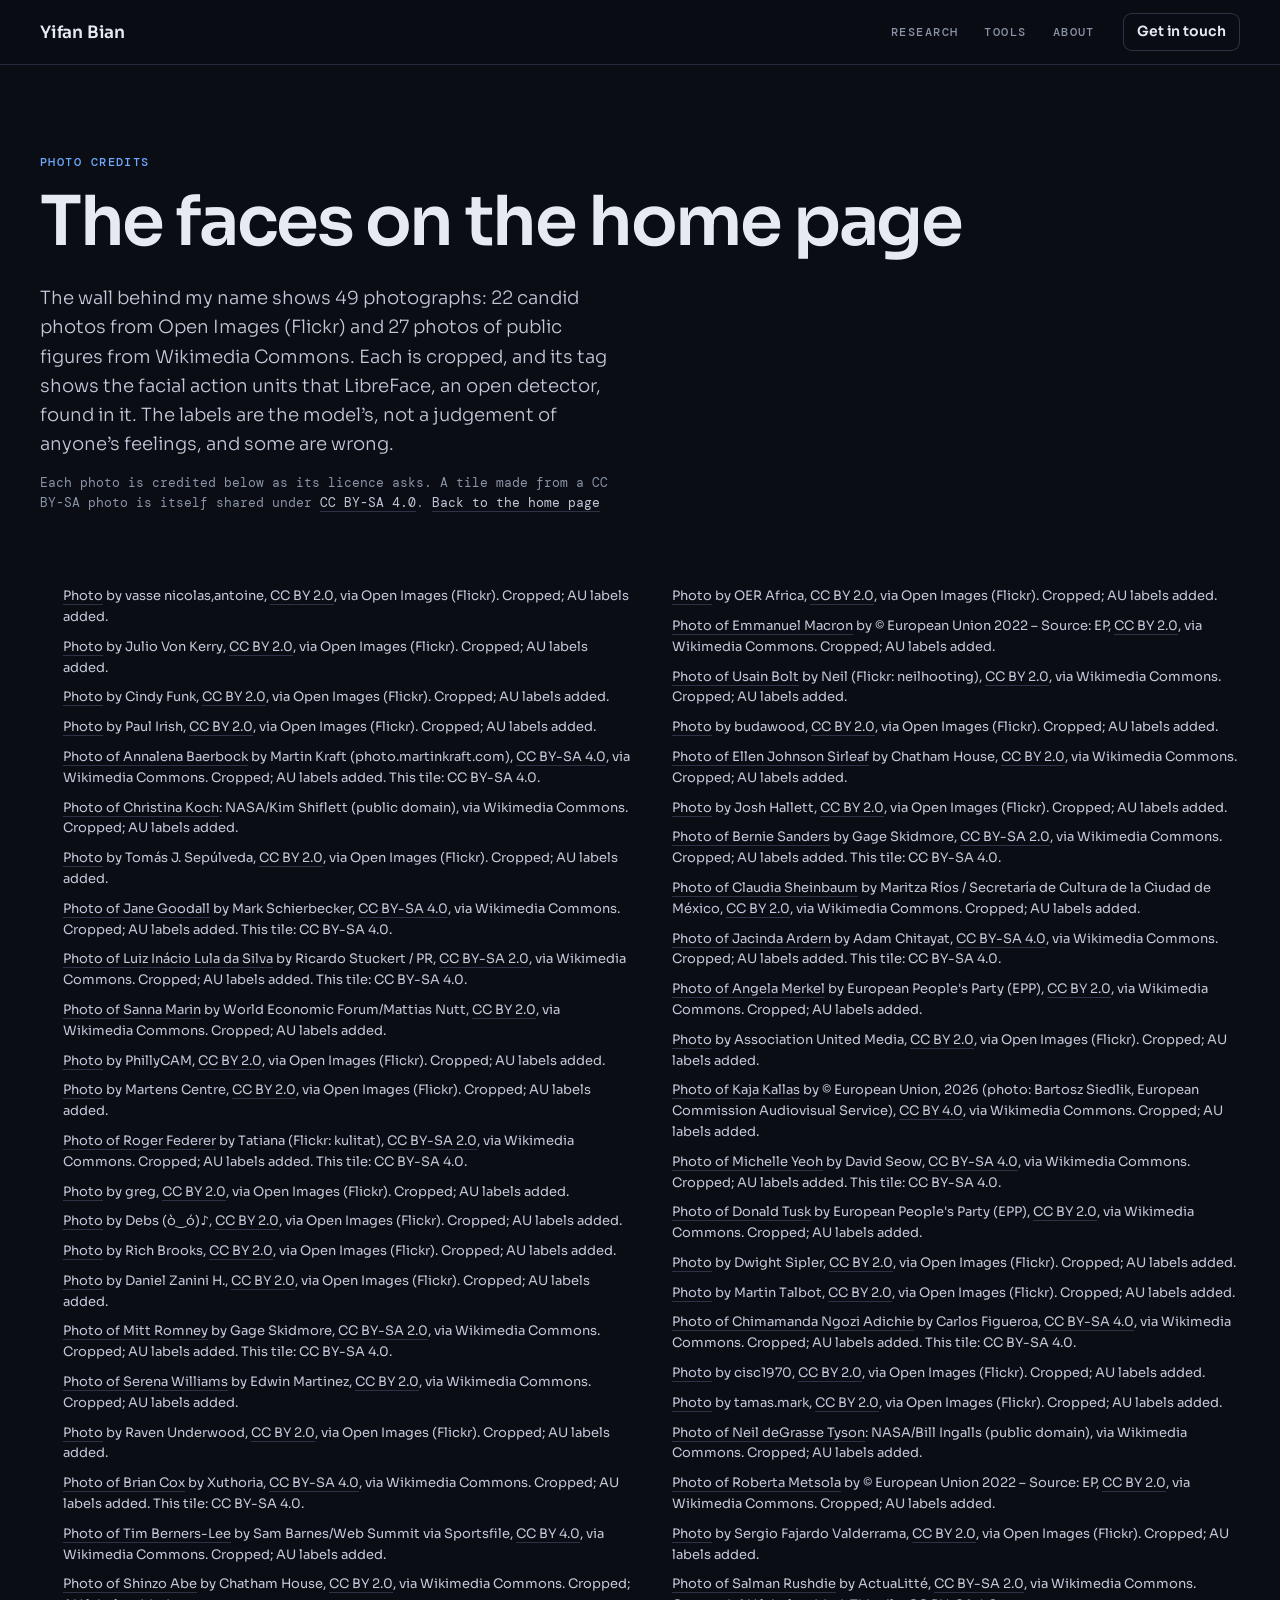
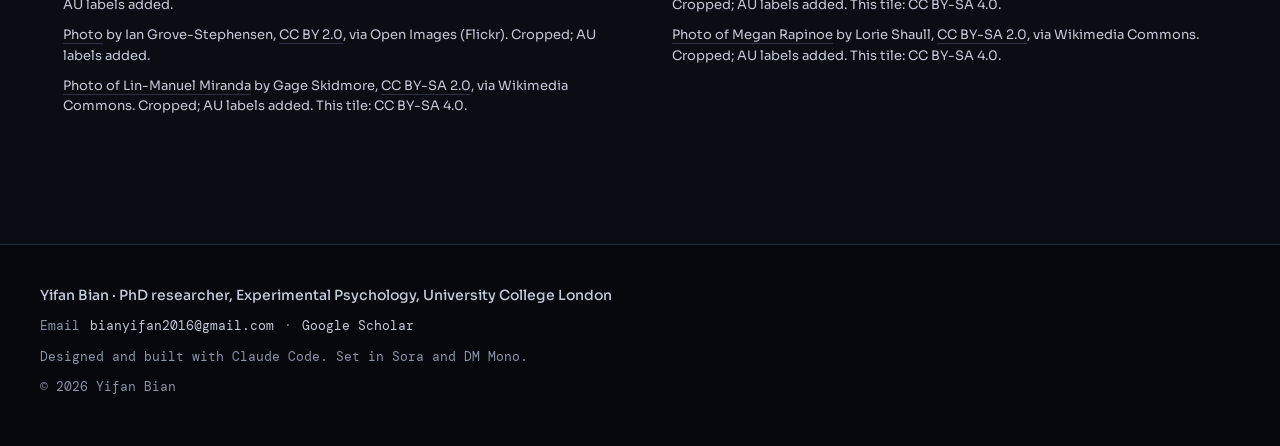
<file: credits.html>
<!doctype html>
<html lang="en-GB">
<head>
<meta charset="utf-8">
<meta name="viewport" content="width=device-width, initial-scale=1">
<title>Photo credits · Yifan Bian</title>
<meta name="description" content="Credits for the photographs on the face wall of Yifan Bian's home page: who took each photo, its licence and where it comes from.">
<meta name="theme-color" content="#0b0d14">
<meta name="color-scheme" content="dark">
<link rel="icon" href="favicon.svg" type="image/svg+xml">
<link rel="icon" href="favicon-32.png" sizes="32x32" type="image/png">
<link rel="apple-touch-icon" href="apple-touch-icon.png">
<link rel="canonical" href="https://yifanbian0724.github.io/credits.html">
<meta property="og:type" content="website">
<meta property="og:url" content="https://yifanbian0724.github.io/credits.html">
<meta property="og:site_name" content="Yifan Bian">
<meta property="og:title" content="Photo credits · Yifan Bian">
<meta property="og:description" content="Credits for the photographs on the face wall of Yifan Bian's home page: who took each photo, its licence and where it comes from.">
<meta property="og:image" content="https://yifanbian0724.github.io/assets/social.jpg">
<meta property="og:image:width" content="1200">
<meta property="og:image:height" content="630">
<meta property="og:image:alt" content="Yifan Bian, PhD researcher in Experimental Psychology at UCL: how real faces show emotion, and how well AI can read them. Beside the words, a galaxy of glowing points, each a document in the research library.">
<meta name="twitter:card" content="summary_large_image">
<link rel="preconnect" href="https://fonts.googleapis.com">
<link rel="preconnect" href="https://fonts.gstatic.com" crossorigin>
<link rel="stylesheet" href="https://fonts.googleapis.com/css2?family=DM+Mono:wght@400;500&family=Sora:wght@300..700&display=swap" media="print" onload="this.media='all'">
<noscript><link rel="stylesheet" href="https://fonts.googleapis.com/css2?family=DM+Mono:wght@400;500&family=Sora:wght@300..700&display=swap"></noscript>
<link rel="stylesheet" href="style.css">
</head>

<body class="page-credits">
<a class="skip" href="#main">Skip to content</a>

<header class="site-header" data-header>
  <div class="wrap nav">
    <a class="wordmark" href="index.html">Yifan Bian</a>
    <nav class="nav-links" aria-label="Main">
      <a href="research.html">Research</a>
      <a href="tools.html">Tools</a>
      <a href="about.html">About</a>
    </nav>
    <a class="btn btn--ghost btn--sm nav-cta" href="about.html#contact" data-site-show="email" hidden>Get in touch</a>
  </div>
</header>

<main id="main">

  <section class="page-intro" aria-labelledby="page-title">
    <div class="wrap">
      <p class="eyebrow">Photo credits</p>
      <h1 class="page-title" id="page-title">The faces on the home page</h1>
      <p class="lead">The wall behind my name shows 49 photographs: 22 candid photos from Open Images (Flickr) and 27 photos of public figures from Wikimedia Commons. Each is cropped, and its tag shows the facial action units that LibreFace, an open detector, found in it. The labels are the model’s, not a judgement of anyone’s feelings, and some are wrong.</p>
      <p class="credits-note">Each photo is credited below as its licence asks. A tile made from a CC BY-SA photo is itself shared under <a href="https://creativecommons.org/licenses/by-sa/4.0/">CC BY-SA 4.0</a>. <a href="index.html">Back to the home page</a></p>
    </div>
  </section>

  <section class="credits-list" aria-label="Credits, one per photo">
    <div class="wrap">
      <ol class="credit-ol">
        <li><a href="https://www.flickr.com/photos/vasnic64/5300323181">Photo</a> by vasse nicolas,antoine, <a href="https://creativecommons.org/licenses/by/2.0/">CC BY 2.0</a>, via Open Images (Flickr). Cropped; AU labels added.</li>
        <li><a href="https://www.flickr.com/photos/spainjon/2518982657">Photo</a> by Julio Von Kerry, <a href="https://creativecommons.org/licenses/by/2.0/">CC BY 2.0</a>, via Open Images (Flickr). Cropped; AU labels added.</li>
        <li><a href="https://www.flickr.com/photos/cindyfunk/7737259228">Photo</a> by Cindy Funk, <a href="https://creativecommons.org/licenses/by/2.0/">CC BY 2.0</a>, via Open Images (Flickr). Cropped; AU labels added.</li>
        <li><a href="https://www.flickr.com/photos/paul_irish/75253247">Photo</a> by Paul Irish, <a href="https://creativecommons.org/licenses/by/2.0/">CC BY 2.0</a>, via Open Images (Flickr). Cropped; AU labels added.</li>
        <li><a href="https://commons.wikimedia.org/wiki/File:MKr368582_Annalena_Baerbock_(BDK_2025).jpg">Photo of Annalena Baerbock</a> by Martin Kraft (photo.martinkraft.com), <a href="https://creativecommons.org/licenses/by-sa/4.0/">CC BY-SA 4.0</a>, via Wikimedia Commons. Cropped; AU labels added. This tile: CC BY-SA 4.0.</li>
        <li><a href="https://commons.wikimedia.org/wiki/File:Christina_Koch_in_a_NASA_news_conference_at_the_Kennedy_Space_Center_in_Florida,_U.S._on_August_8,_2023.jpg">Photo of Christina Koch</a>: NASA/Kim Shiflett (public domain), via Wikimedia Commons. Cropped; AU labels added.</li>
        <li><a href="https://www.flickr.com/photos/tuguriodetom/2440993681">Photo</a> by Tomás J. Sepúlveda, <a href="https://creativecommons.org/licenses/by/2.0/">CC BY 2.0</a>, via Open Images (Flickr). Cropped; AU labels added.</li>
        <li><a href="https://commons.wikimedia.org/wiki/File:Jane_Goodall_at_Mizzou_Arena_(facing_right).jpg">Photo of Jane Goodall</a> by Mark Schierbecker, <a href="https://creativecommons.org/licenses/by-sa/4.0/">CC BY-SA 4.0</a>, via Wikimedia Commons. Cropped; AU labels added. This tile: CC BY-SA 4.0.</li>
        <li><a href="https://commons.wikimedia.org/wiki/File:16.08.2024_-_Entrevista_%C3%A0_R%C3%A1dio_Ga%C3%BAcha_-_53927584609.jpg">Photo of Luiz Inácio Lula da Silva</a> by Ricardo Stuckert / PR, <a href="https://creativecommons.org/licenses/by-sa/2.0/">CC BY-SA 2.0</a>, via Wikimedia Commons. Cropped; AU labels added. This tile: CC BY-SA 4.0.</li>
        <li><a href="https://commons.wikimedia.org/wiki/File:Sanna_Marin_at_the_2023_World_Economic_Forum_(52692493242).jpg">Photo of Sanna Marin</a> by World Economic Forum/Mattias Nutt, <a href="https://creativecommons.org/licenses/by/2.0/">CC BY 2.0</a>, via Wikimedia Commons. Cropped; AU labels added.</li>
        <li><a href="https://www.flickr.com/photos/phillycam/11422897773">Photo</a> by PhillyCAM, <a href="https://creativecommons.org/licenses/by/2.0/">CC BY 2.0</a>, via Open Images (Flickr). Cropped; AU labels added.</li>
        <li><a href="https://www.flickr.com/photos/thinking_europe/15997839592">Photo</a> by Martens Centre, <a href="https://creativecommons.org/licenses/by/2.0/">CC BY 2.0</a>, via Open Images (Flickr). Cropped; AU labels added.</li>
        <li><a href="https://commons.wikimedia.org/wiki/File:Roger_Federer_(18405413060).jpg">Photo of Roger Federer</a> by Tatiana (Flickr: kulitat), <a href="https://creativecommons.org/licenses/by-sa/2.0/">CC BY-SA 2.0</a>, via Wikimedia Commons. Cropped; AU labels added. This tile: CC BY-SA 4.0.</li>
        <li><a href="https://www.flickr.com/photos/kokuziu/163616193">Photo</a> by greg, <a href="https://creativecommons.org/licenses/by/2.0/">CC BY 2.0</a>, via Open Images (Flickr). Cropped; AU labels added.</li>
        <li><a href="https://www.flickr.com/photos/littledebbie11/4389663734">Photo</a> by Debs (ò‿ó)♪, <a href="https://creativecommons.org/licenses/by/2.0/">CC BY 2.0</a>, via Open Images (Flickr). Cropped; AU labels added.</li>
        <li><a href="https://www.flickr.com/photos/therichbrooks/5953019158">Photo</a> by Rich Brooks, <a href="https://creativecommons.org/licenses/by/2.0/">CC BY 2.0</a>, via Open Images (Flickr). Cropped; AU labels added.</li>
        <li><a href="https://www.flickr.com/photos/zanini/6967476689">Photo</a> by Daniel Zanini H., <a href="https://creativecommons.org/licenses/by/2.0/">CC BY 2.0</a>, via Open Images (Flickr). Cropped; AU labels added.</li>
        <li><a href="https://commons.wikimedia.org/wiki/File:Mitt_Romney_(43466656420).jpg">Photo of Mitt Romney</a> by Gage Skidmore, <a href="https://creativecommons.org/licenses/by-sa/2.0/">CC BY-SA 2.0</a>, via Wikimedia Commons. Cropped; AU labels added. This tile: CC BY-SA 4.0.</li>
        <li><a href="https://commons.wikimedia.org/wiki/File:Serena_Williams_US_Open_2013.jpg">Photo of Serena Williams</a> by Edwin Martinez, <a href="https://creativecommons.org/licenses/by/2.0/">CC BY 2.0</a>, via Wikimedia Commons. Cropped; AU labels added.</li>
        <li><a href="https://www.flickr.com/photos/ravenu/8584792">Photo</a> by Raven Underwood, <a href="https://creativecommons.org/licenses/by/2.0/">CC BY 2.0</a>, via Open Images (Flickr). Cropped; AU labels added.</li>
        <li><a href="https://commons.wikimedia.org/wiki/File:ICLR_2025_-_Brian_Cox_02.jpg">Photo of Brian Cox</a> by Xuthoria, <a href="https://creativecommons.org/licenses/by-sa/4.0/">CC BY-SA 4.0</a>, via Wikimedia Commons. Cropped; AU labels added. This tile: CC BY-SA 4.0.</li>
        <li><a href="https://commons.wikimedia.org/wiki/File:Tim_Berners-Lee_at_the_2025_Web_Summit.jpg">Photo of Tim Berners-Lee</a> by Sam Barnes/Web Summit via Sportsfile, <a href="https://creativecommons.org/licenses/by/4.0/">CC BY 4.0</a>, via Wikimedia Commons. Cropped; AU labels added.</li>
        <li><a href="https://commons.wikimedia.org/wiki/File:Shinzo_Abe,_Prime_Minister_of_Japan_(9092387608).jpg">Photo of Shinzo Abe</a> by Chatham House, <a href="https://creativecommons.org/licenses/by/2.0/">CC BY 2.0</a>, via Wikimedia Commons. Cropped; AU labels added.</li>
        <li><a href="https://www.flickr.com/photos/cantabrigensis/302798659">Photo</a> by Ian Grove-Stephensen, <a href="https://creativecommons.org/licenses/by/2.0/">CC BY 2.0</a>, via Open Images (Flickr). Cropped; AU labels added.</li>
        <li><a href="https://commons.wikimedia.org/wiki/File:Lin-Manuel_Miranda_(48383760597).jpg">Photo of Lin-Manuel Miranda</a> by Gage Skidmore, <a href="https://creativecommons.org/licenses/by-sa/2.0/">CC BY-SA 2.0</a>, via Wikimedia Commons. Cropped; AU labels added. This tile: CC BY-SA 4.0.</li>
        <li><a href="https://www.flickr.com/photos/oerafrica/6282293455">Photo</a> by OER Africa, <a href="https://creativecommons.org/licenses/by/2.0/">CC BY 2.0</a>, via Open Images (Flickr). Cropped; AU labels added.</li>
        <li><a href="https://commons.wikimedia.org/wiki/File:Members_debated_the_French_Presidency%E2%80%99s_priorities_with_Emmanuel_Macron_-_51830992095.jpg">Photo of Emmanuel Macron</a> by © European Union 2022 – Source: EP, <a href="https://creativecommons.org/licenses/by/2.0/">CC BY 2.0</a>, via Wikimedia Commons. Cropped; AU labels added.</li>
        <li><a href="https://commons.wikimedia.org/wiki/File:Usain_Bolt_(9391712915).jpg">Photo of Usain Bolt</a> by Neil (Flickr: neilhooting), <a href="https://creativecommons.org/licenses/by/2.0/">CC BY 2.0</a>, via Wikimedia Commons. Cropped; AU labels added.</li>
        <li><a href="https://www.flickr.com/photos/budawood/7780092280">Photo</a> by budawood, <a href="https://creativecommons.org/licenses/by/2.0/">CC BY 2.0</a>, via Open Images (Flickr). Cropped; AU labels added.</li>
        <li><a href="https://commons.wikimedia.org/wiki/File:HE_Ellen_Johnson_Sirleaf_(6011337060).jpg">Photo of Ellen Johnson Sirleaf</a> by Chatham House, <a href="https://creativecommons.org/licenses/by/2.0/">CC BY 2.0</a>, via Wikimedia Commons. Cropped; AU labels added.</li>
        <li><a href="https://www.flickr.com/photos/hyku/320162931">Photo</a> by Josh Hallett, <a href="https://creativecommons.org/licenses/by/2.0/">CC BY 2.0</a>, via Open Images (Flickr). Cropped; AU labels added.</li>
        <li><a href="https://commons.wikimedia.org/wiki/File:Bernie_Sanders_by_Gage_Skidmore_5.jpg">Photo of Bernie Sanders</a> by Gage Skidmore, <a href="https://creativecommons.org/licenses/by-sa/2.0/">CC BY-SA 2.0</a>, via Wikimedia Commons. Cropped; AU labels added. This tile: CC BY-SA 4.0.</li>
        <li><a href="https://commons.wikimedia.org/wiki/File:Claudia_Sheinbaum_(49507389631).jpg">Photo of Claudia Sheinbaum</a> by Maritza Ríos / Secretaría de Cultura de la Ciudad de México, <a href="https://creativecommons.org/licenses/by/2.0/">CC BY 2.0</a>, via Wikimedia Commons. Cropped; AU labels added.</li>
        <li><a href="https://commons.wikimedia.org/wiki/File:Jacinda_Ardern_at_the_2025_Sundance_Film_Festival_04.jpg">Photo of Jacinda Ardern</a> by Adam Chitayat, <a href="https://creativecommons.org/licenses/by-sa/4.0/">CC BY-SA 4.0</a>, via Wikimedia Commons. Cropped; AU labels added. This tile: CC BY-SA 4.0.</li>
        <li><a href="https://commons.wikimedia.org/wiki/File:Angela_Merkel_(9307204100).jpg">Photo of Angela Merkel</a> by European People&#x27;s Party (EPP), <a href="https://creativecommons.org/licenses/by/2.0/">CC BY 2.0</a>, via Wikimedia Commons. Cropped; AU labels added.</li>
        <li><a href="https://www.flickr.com/photos/upindetv/3977297906">Photo</a> by Association United Media, <a href="https://creativecommons.org/licenses/by/2.0/">CC BY 2.0</a>, via Open Images (Flickr). Cropped; AU labels added.</li>
        <li><a href="https://commons.wikimedia.org/wiki/File:Visit_of_Kaja_Kallas,_to_Poland_(P-069007-00-06).jpg">Photo of Kaja Kallas</a> by © European Union, 2026 (photo: Bartosz Siedlik, European Commission Audiovisual Service), <a href="https://creativecommons.org/licenses/by/4.0/">CC BY 4.0</a>, via Wikimedia Commons. Cropped; AU labels added.</li>
        <li><a href="https://commons.wikimedia.org/wiki/File:In_Conversation_with_Michelle_Yeoh,_Singapore_International_Film_Festival_2015.jpg">Photo of Michelle Yeoh</a> by David Seow, <a href="https://creativecommons.org/licenses/by-sa/4.0/">CC BY-SA 4.0</a>, via Wikimedia Commons. Cropped; AU labels added. This tile: CC BY-SA 4.0.</li>
        <li><a href="https://commons.wikimedia.org/wiki/File:Donald_Tusk_(9304381675).jpg">Photo of Donald Tusk</a> by European People&#x27;s Party (EPP), <a href="https://creativecommons.org/licenses/by/2.0/">CC BY 2.0</a>, via Wikimedia Commons. Cropped; AU labels added.</li>
        <li><a href="https://www.flickr.com/photos/photofarmer/6397551959">Photo</a> by Dwight Sipler, <a href="https://creativecommons.org/licenses/by/2.0/">CC BY 2.0</a>, via Open Images (Flickr). Cropped; AU labels added.</li>
        <li><a href="https://www.flickr.com/photos/tigr/322468508">Photo</a> by Martin Talbot, <a href="https://creativecommons.org/licenses/by/2.0/">CC BY 2.0</a>, via Open Images (Flickr). Cropped; AU labels added.</li>
        <li><a href="https://commons.wikimedia.org/wiki/File:Congreso_Futuro_2020_-_Chimamanda_Ngozi_Adichie_02.jpg">Photo of Chimamanda Ngozi Adichie</a> by Carlos Figueroa, <a href="https://creativecommons.org/licenses/by-sa/4.0/">CC BY-SA 4.0</a>, via Wikimedia Commons. Cropped; AU labels added. This tile: CC BY-SA 4.0.</li>
        <li><a href="https://www.flickr.com/photos/franciscodaum/793270975">Photo</a> by cisc1970, <a href="https://creativecommons.org/licenses/by/2.0/">CC BY 2.0</a>, via Open Images (Flickr). Cropped; AU labels added.</li>
        <li><a href="https://www.flickr.com/photos/37736500@N02/7412969044">Photo</a> by tamas.mark, <a href="https://creativecommons.org/licenses/by/2.0/">CC BY 2.0</a>, via Open Images (Flickr). Cropped; AU labels added.</li>
        <li><a href="https://commons.wikimedia.org/wiki/File:Tyson_-_Apollo_40th_anniversary.jpg">Photo of Neil deGrasse Tyson</a>: NASA/Bill Ingalls (public domain), via Wikimedia Commons. Cropped; AU labels added.</li>
        <li><a href="https://commons.wikimedia.org/wiki/File:Plenary_opening_-_President_Roberta_Metsola.jpg">Photo of Roberta Metsola</a> by © European Union 2022 – Source: EP, <a href="https://creativecommons.org/licenses/by/2.0/">CC BY 2.0</a>, via Wikimedia Commons. Cropped; AU labels added.</li>
        <li><a href="https://www.flickr.com/photos/sergiofajardo/4366339476">Photo</a> by Sergio Fajardo Valderrama, <a href="https://creativecommons.org/licenses/by/2.0/">CC BY 2.0</a>, via Open Images (Flickr). Cropped; AU labels added.</li>
        <li><a href="https://commons.wikimedia.org/wiki/File:Salman_Rushdie_(43826238495).jpg">Photo of Salman Rushdie</a> by ActuaLitté, <a href="https://creativecommons.org/licenses/by-sa/2.0/">CC BY-SA 2.0</a>, via Wikimedia Commons. Cropped; AU labels added. This tile: CC BY-SA 4.0.</li>
        <li><a href="https://commons.wikimedia.org/wiki/File:Megan_Rapinoe_2019_Tour.jpg">Photo of Megan Rapinoe</a> by Lorie Shaull, <a href="https://creativecommons.org/licenses/by-sa/2.0/">CC BY-SA 2.0</a>, via Wikimedia Commons. Cropped; AU labels added. This tile: CC BY-SA 4.0.</li>
      </ol>
    </div>
  </section>

</main>

<footer class="site-footer">
  <div class="wrap foot-grid">
    <p class="who">Yifan Bian · PhD researcher, Experimental Psychology, University College London</p>
    <ul class="foot-links">
      <li data-site-show="email" hidden>Email <a href="about.html#contact" data-site-href="email" data-site-text="email"></a></li>
      <li><a href="https://scholar.google.com/citations?user=1NM05PoAAAAJ&amp;hl=en">Google Scholar</a></li>
      <li data-site-show="linkedin" hidden><a data-site-href="linkedin">LinkedIn</a></li>
      <li data-site-show="github" hidden><a data-site-href="github">GitHub</a></li>
    </ul>
    <p>Designed and built with Claude Code. Set in Sora and DM Mono.</p>
    <p>© 2026 Yifan Bian</p>
  </div>
</footer>

<div class="toast" role="status" aria-live="polite" data-toast-el></div>

<script src="script.js" defer></script>
</body>
</html>
</file>
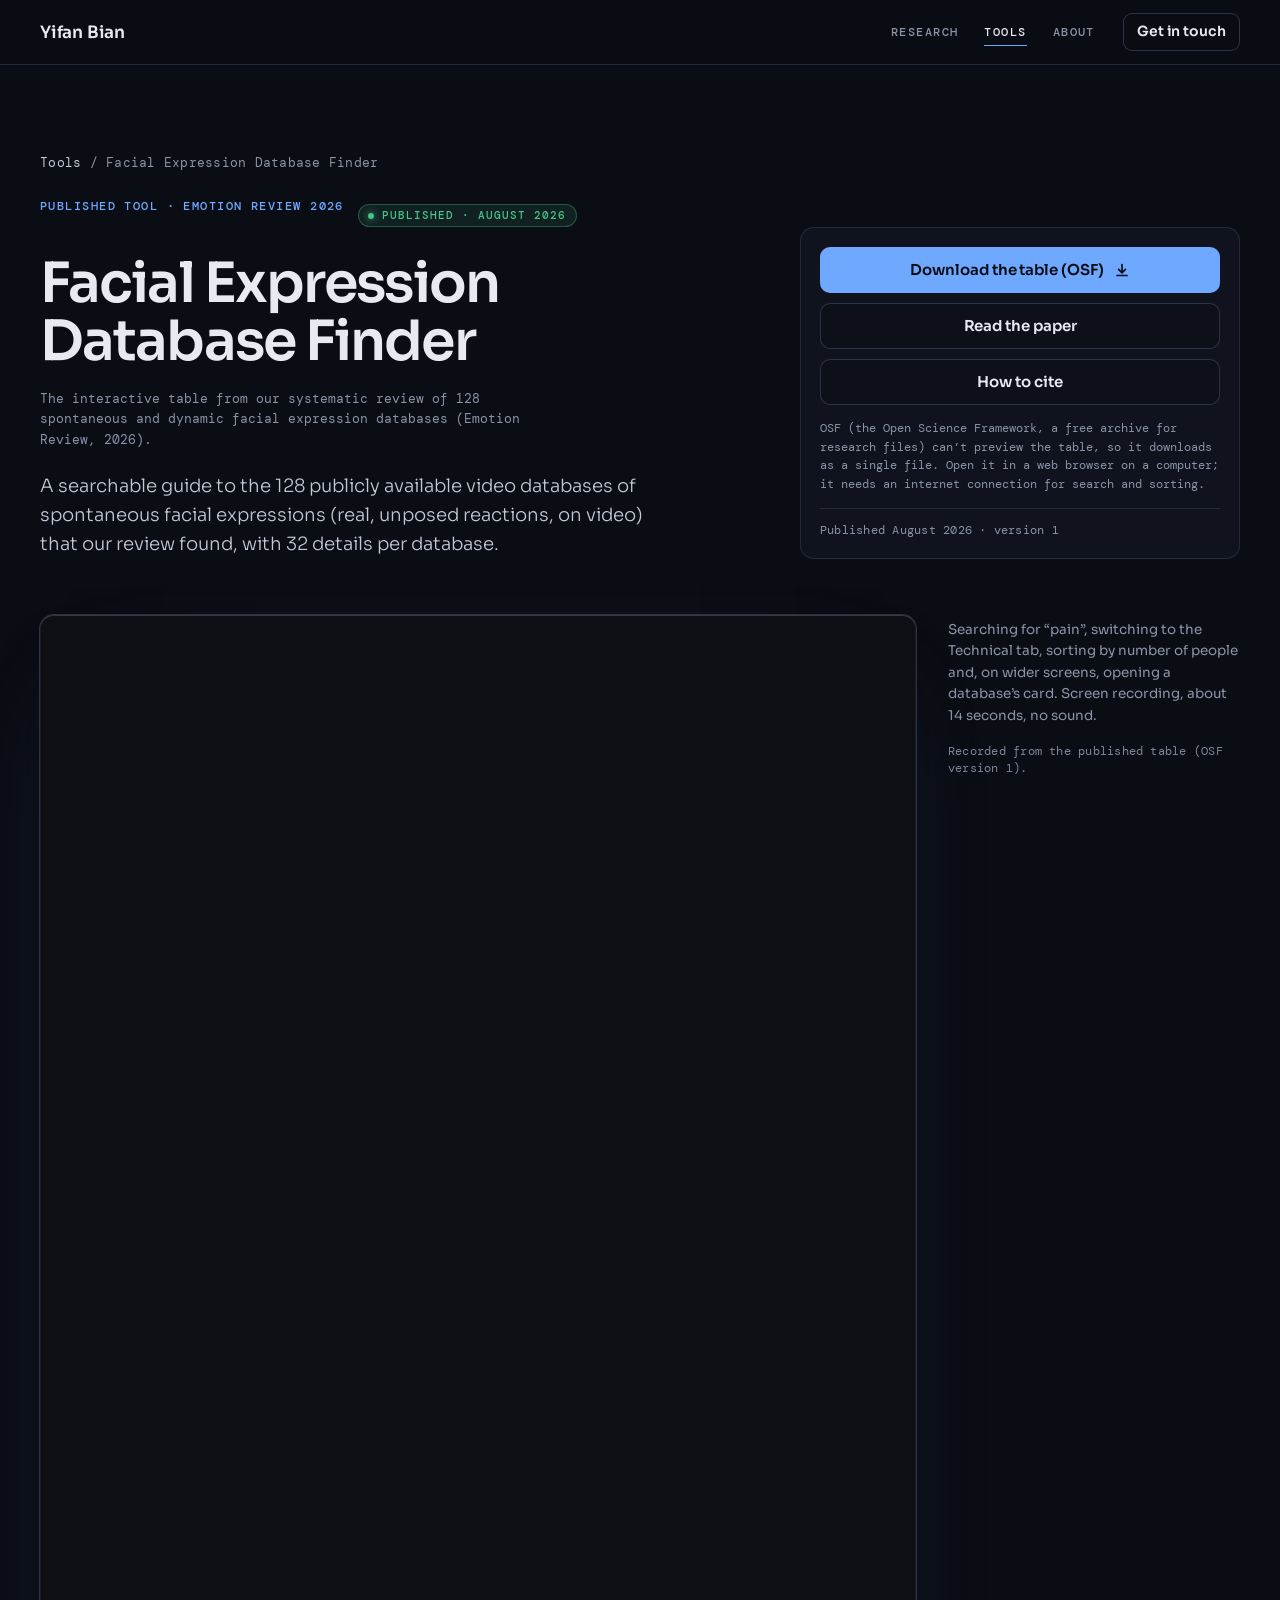
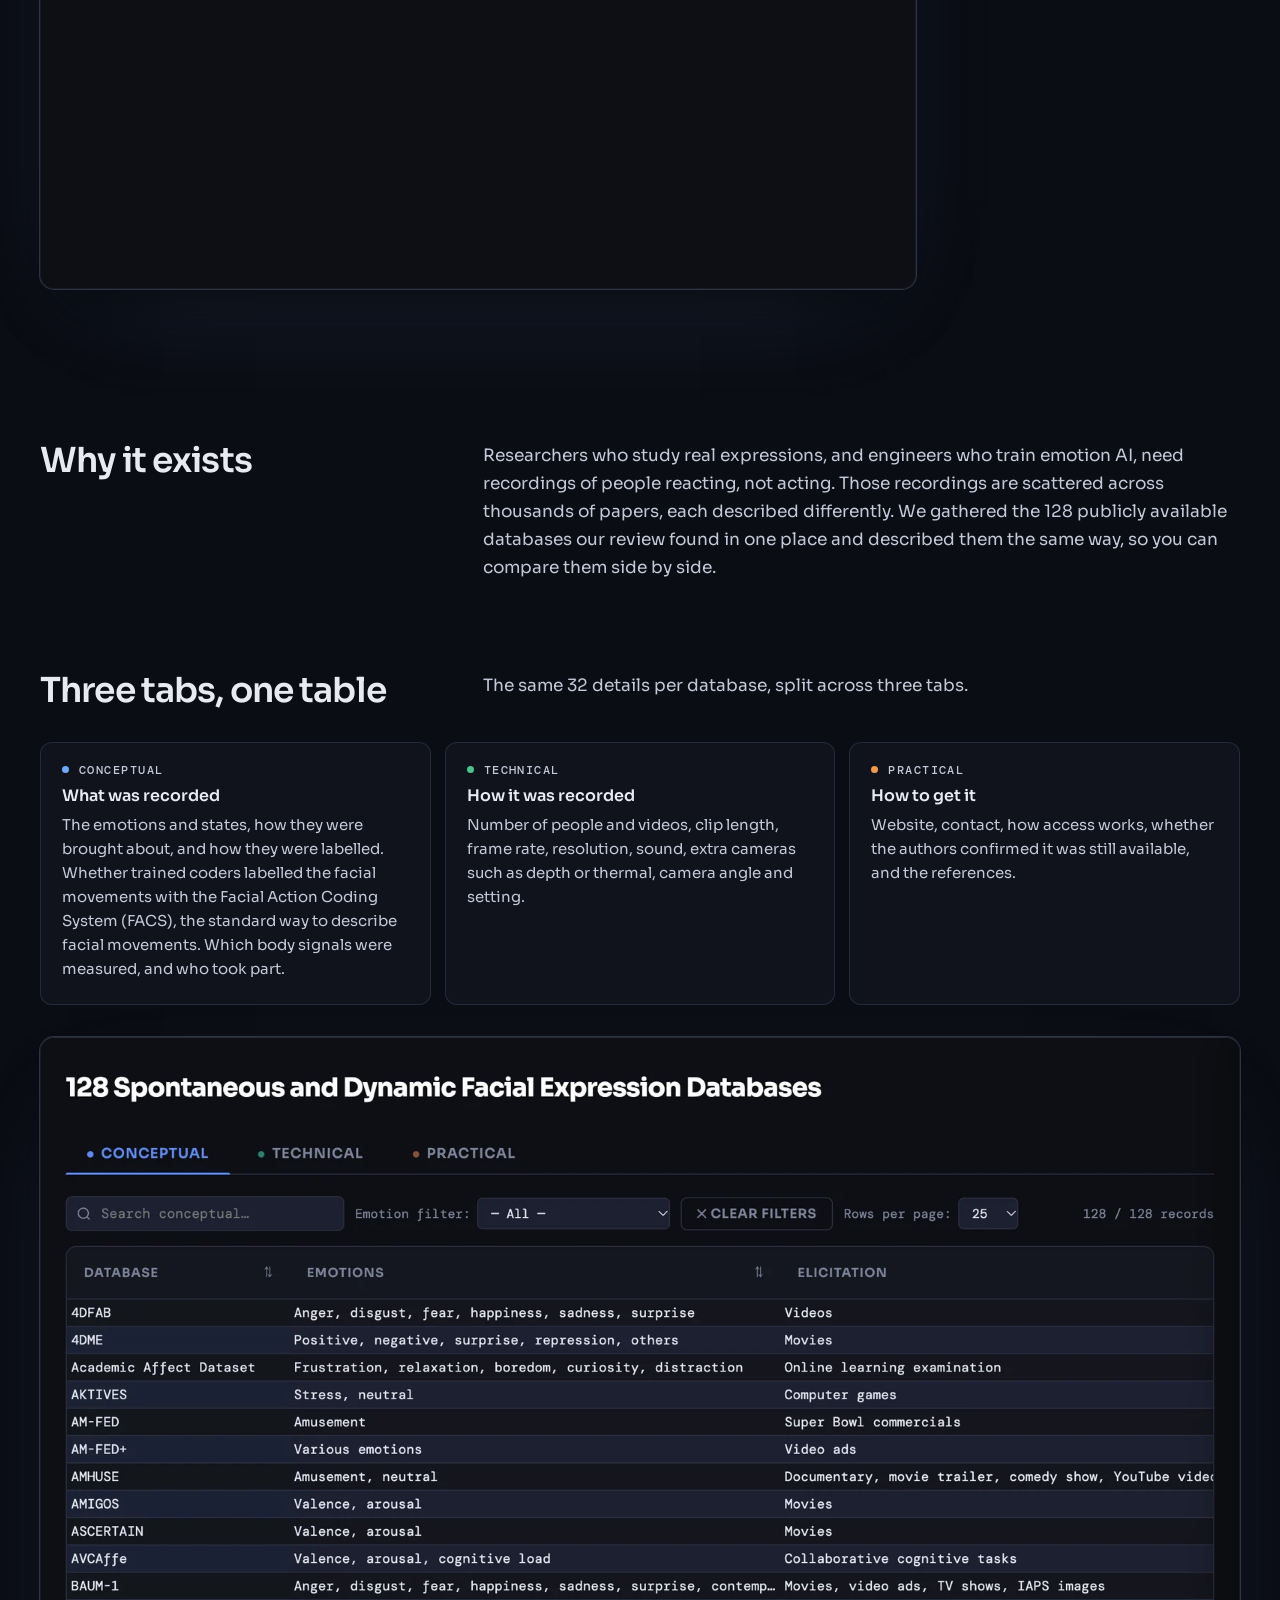
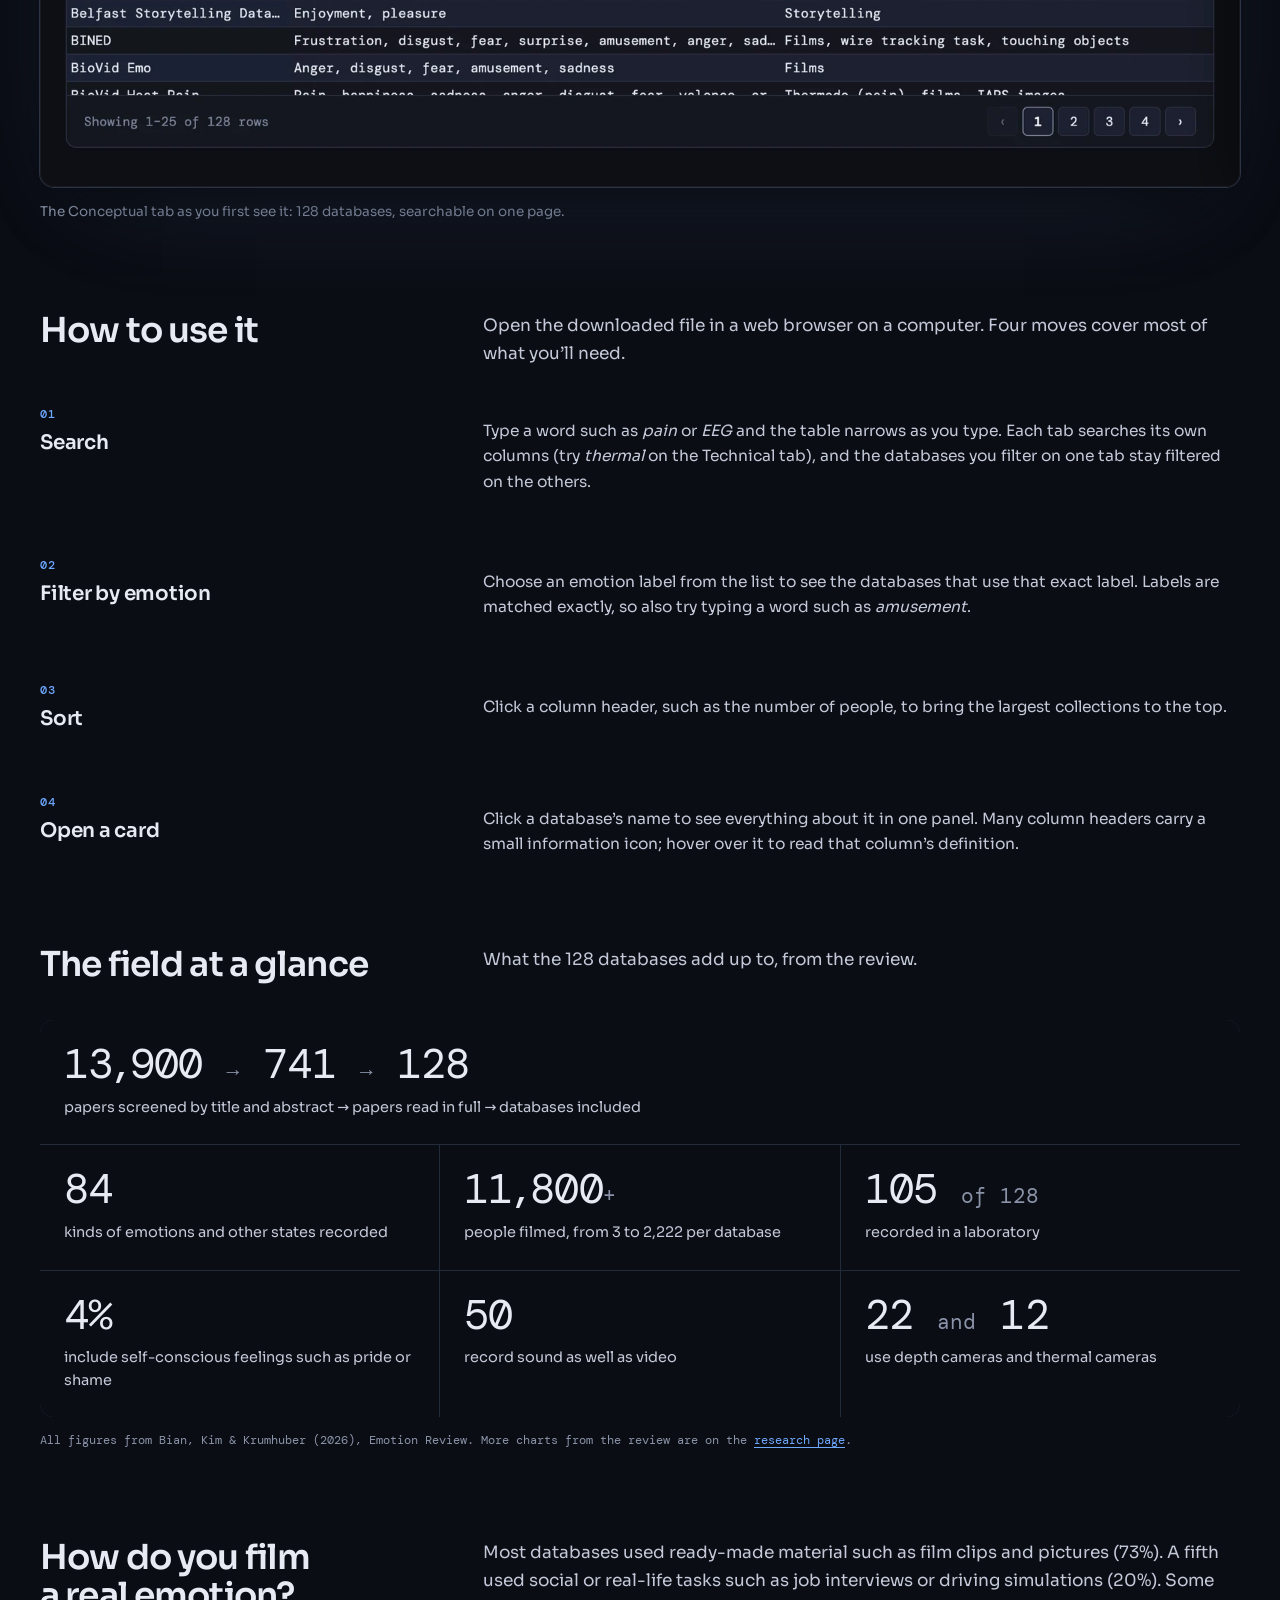
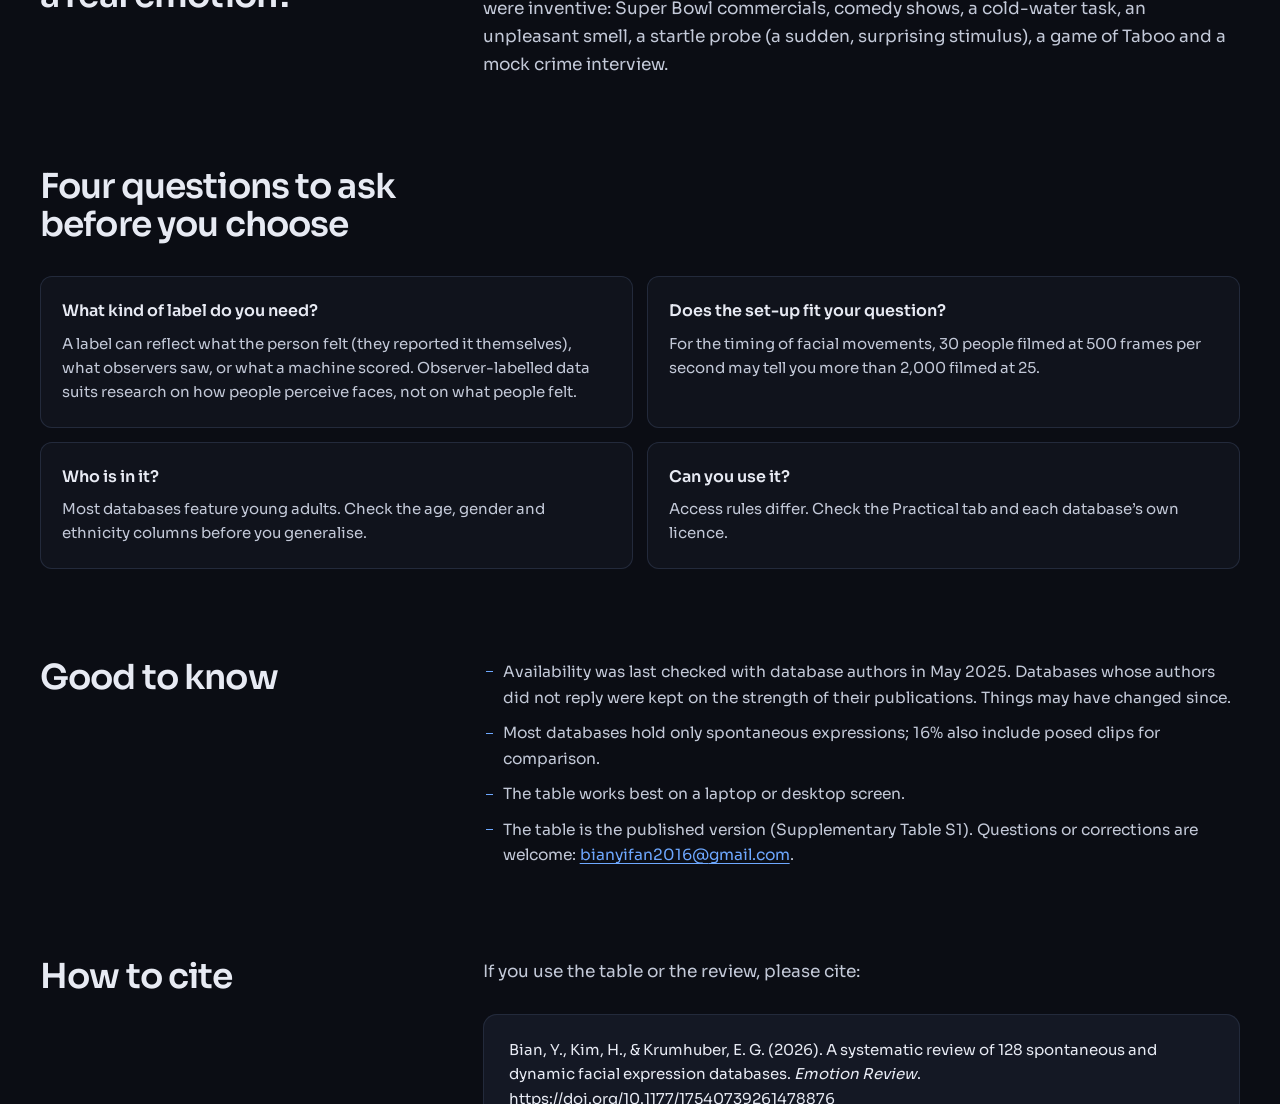
<file: database-finder.html>
<!doctype html>
<html lang="en-GB">
<head>
<meta charset="utf-8">
<meta name="viewport" content="width=device-width, initial-scale=1">
<title>Facial Expression Database Finder · 128 spontaneous and dynamic facial expression databases</title>
<meta name="description" content="Search 128 publicly available video databases of spontaneous facial expressions by emotion, recording set-up and access. Supplementary Table S1 of Bian, Kim &amp; Krumhuber (2026), Emotion Review.">
<meta name="theme-color" content="#0b0d14">
<meta name="color-scheme" content="dark">
<link rel="icon" href="favicon.svg" type="image/svg+xml">
<link rel="icon" href="favicon-32.png" sizes="32x32" type="image/png">
<link rel="apple-touch-icon" href="apple-touch-icon.png">
<link rel="canonical" href="https://yifanbian0724.github.io/database-finder.html">
<meta property="og:type" content="website">
<meta property="og:url" content="https://yifanbian0724.github.io/database-finder.html">
<meta property="og:site_name" content="Yifan Bian">
<meta property="og:title" content="Facial Expression Database Finder">
<meta property="og:description" content="Search 128 publicly available video databases of spontaneous facial expressions by emotion, recording set-up and access. Supplementary Table S1 of Bian, Kim &amp; Krumhuber (2026), Emotion Review.">
<meta property="og:image" content="https://yifanbian0724.github.io/media/database-finder/overview.jpg">
<meta property="og:image:alt" content="The published table of 128 facial expression databases, on its Conceptual tab.">
<meta name="twitter:card" content="summary_large_image">
<link rel="preconnect" href="https://fonts.googleapis.com">
<link rel="preconnect" href="https://fonts.gstatic.com" crossorigin>
<link rel="stylesheet" href="https://fonts.googleapis.com/css2?family=DM+Mono:wght@400;500&family=Sora:wght@300..700&display=swap" media="print" onload="this.media='all'">
<noscript><link rel="stylesheet" href="https://fonts.googleapis.com/css2?family=DM+Mono:wght@400;500&family=Sora:wght@300..700&display=swap"></noscript>
<link rel="stylesheet" href="style.css">
<noscript><style>.toggle { display: none; }</style></noscript>
</head>
<body class="page-database-finder">
<a class="skip" href="#main">Skip to content</a>

<header class="site-header" data-header>
  <div class="wrap nav">
    <a class="wordmark" href="index.html">Yifan Bian</a>
    <nav class="nav-links" aria-label="Main">
      <a href="research.html">Research</a>
      <a href="tools.html" class="is-section">Tools</a>
      <a href="about.html">About</a>
    </nav>
    <a class="btn btn--ghost btn--sm nav-cta" href="about.html#contact" data-site-show="email" hidden>Get in touch</a>
  </div>
</header>

<main id="main">

<!-- TOOL: database-finder -->
  <section class="page-intro" aria-labelledby="page-title">
    <div class="wrap">
      <nav aria-label="Breadcrumb"><p class="crumb"><a href="tools.html">Tools</a> / <span aria-current="page">Facial Expression Database Finder</span></p></nav>
      <div class="dbf-head">
        <div>
          <p class="tool-kicker"><span class="eyebrow">Published tool · Emotion Review 2026</span><span class="chip chip--published">Published · August 2026</span></p>
          <h1 class="dbf-title" id="page-title">Facial Expression Database Finder</h1>
          <p class="dbf-sub">The interactive table from our systematic review of 128 spontaneous and dynamic facial expression databases (Emotion Review, 2026).</p>
          <p class="lead">A searchable guide to the 128 publicly available video databases of spontaneous facial expressions (real, unposed reactions, on video) that our review found, with 32 details per database.</p>
        </div>
        <div class="tool-cta">
          <div class="btn-row">
            <a class="btn" href="https://osf.io/7f6xt/files/h64ds">Download the table (OSF) <svg viewBox="0 0 16 16" fill="none" aria-hidden="true"><path d="M8 2.5v8M4.6 7.4 8 10.8l3.4-3.4M3 13.5h10" stroke="currentColor" stroke-width="1.7" stroke-linecap="round" stroke-linejoin="round"/></svg></a>
            <a class="btn btn--ghost" href="https://doi.org/10.1177/17540739261478876">Read the paper</a>
            <a class="btn btn--ghost" href="#cite">How to cite</a>
          </div>
          <p class="microcopy">OSF (the Open Science Framework, a free archive for research files) can’t preview the table, so it downloads as a single file. Open it in a web browser on a computer; it needs an internet connection for search and sorting.</p>
          <p class="date-line">Published August 2026 · version 1</p>
        </div>
      </div>

      <div class="tool-lead media-split">
        <figure>
          <div class="shot">
            <div class="loop" id="v-dbf-page" data-loop data-src="media/database-finder/search-loop.mp4" data-src-phone="media/database-finder/search-loop-phone.mp4">
              <picture><source media="(max-width: 640px)" type="image/webp" srcset="media/database-finder/search-loop-phone-poster.webp" width="720" height="1047"><source media="(max-width: 640px)" srcset="media/database-finder/search-loop-phone-poster.jpg" width="720" height="1047"><source type="image/webp" srcset="media/database-finder/search-loop-poster.webp"><img src="media/database-finder/search-loop-poster.jpg" width="1600" height="1116" decoding="async"
                   alt="The published table after typing “pain”: 17 of 128 databases on its Technical tab, sorted by number of people with the largest first (HUME-REACTION, 2,222 people)."
                   aria-describedby="vd-dbf-page"></picture>
              <video muted loop playsinline preload="none" aria-hidden="true" tabindex="-1"></video>
            </div>
            <p class="sr-only" id="vd-dbf-page">The recording: someone types “pain” into the search box and the count drops from 128 to 17 databases. They switch to the Technical tab, where the same 17 remain, and sort them by number of people so the largest collections come first. On wider screens they also open the card for the X-ITE Pain Database on its technical details (number of people and videos, clip length, frame rate, resolution, sound and speech, thermal video, camera viewpoint and setting) and close it again. Then they go back to the first tab and clear the search, and all 128 databases return.</p>
          </div>
        </figure>
        <div class="side-cap">
          <p class="cap">Searching for “pain”, switching to the Technical tab, sorting by number of people and, on wider screens, opening a database’s card. Screen recording, about 14 seconds, no sound.</p>
          <p class="rec">Recorded from the published table (OSF version 1).</p>
          <p class="rm-note">Paused because your device asks for less motion.</p>
          <button class="toggle" type="button" data-loop-toggle="v-dbf-page" aria-label="Pause the recording" hidden><svg class="ico ico-pause" viewBox="0 0 10 10" aria-hidden="true"><rect x="1.6" y="1" width="2.3" height="8" rx=".6" fill="currentColor"/><rect x="6.1" y="1" width="2.3" height="8" rx=".6" fill="currentColor"/></svg><svg class="ico ico-play" viewBox="0 0 10 10" aria-hidden="true"><path d="M2.3 1.1v7.8L8.9 5z" fill="currentColor"/></svg><span data-label>Pause</span></button>
        </div>
      </div>
    </div>
  </section>

  <section class="prose-block" id="why" aria-labelledby="why-title">
    <div class="wrap">
      <div class="block-head">
        <h2 class="h2" id="why-title">Why it exists</h2>
        <p>Researchers who study real expressions, and engineers who train emotion AI, need recordings of people reacting, not acting. Those recordings are scattered across thousands of papers, each described differently. We gathered the 128 publicly available databases our review found in one place and described them the same way, so you can compare them side by side.</p>
      </div>
    </div>
  </section>

  <section class="prose-block" id="inside" aria-labelledby="inside-title">
    <div class="wrap">
      <div class="block-head">
        <h2 class="h2" id="inside-title">Three tabs, one table</h2>
        <p>The same 32 details per database, split across three tabs.</p>
      </div>
      <ul class="tabs3">
        <li><span class="t-name"><i style="background: var(--accent)" aria-hidden="true"></i>Conceptual</span><span class="t-what">What was recorded</span>The emotions and states, how they were brought about, and how they were labelled. Whether trained coders labelled the facial movements with the Facial Action Coding System (FACS), the standard way to describe facial movements. Which body signals were measured, and who took part.</li>
        <li><span class="t-name"><i style="background: var(--green)" aria-hidden="true"></i>Technical</span><span class="t-what">How it was recorded</span>Number of people and videos, clip length, frame rate, resolution, sound, extra cameras such as depth or thermal, camera angle and setting.</li>
        <li><span class="t-name"><i style="background: var(--orange)" aria-hidden="true"></i>Practical</span><span class="t-what">How to get it</span>Website, contact, how access works, whether the authors confirmed it was still available, and the references.</li>
      </ul>
      <figure class="dbf-figure">
        <a class="shot zoomable" href="media/database-finder/overview.jpg" data-zoom>
          <picture><source type="image/webp" srcset="media/database-finder/overview.webp"><img src="media/database-finder/overview.jpg" width="1600" height="1000" loading="lazy" decoding="async"
               alt="The published table’s Conceptual tab as it first opens, showing 128 of 128 records: a search box and an emotion filter above the list of databases, from 4DFAB, 4DME and the Academic Affect Dataset down, with columns for each database’s emotions and how they were brought about."></picture>
          <span class="zoom-btn" aria-hidden="true"><svg viewBox="0 0 12 12" fill="none"><path d="M7.5 1.5h3v3M4.5 10.5h-3v-3M10.5 1.5 7 5M1.5 10.5 5 7" stroke="currentColor" stroke-width="1.3" stroke-linecap="round" stroke-linejoin="round"/></svg>Enlarge</span>
        </a>
        <figcaption class="cap">The Conceptual tab as you first see it: 128 databases, searchable on one page.</figcaption>
      </figure>
    </div>
  </section>

  <section class="prose-block" id="how" aria-labelledby="how-title">
    <div class="wrap">
      <div class="block-head">
        <h2 class="h2" id="how-title">How to use it</h2>
        <p>Open the downloaded file in a web browser on a computer. Four moves cover most of what you’ll need.</p>
      </div>
      <ol class="steps">
        <li class="step"><h3>Search</h3><p>Type a word such as <i>pain</i> or <i>EEG</i> and the table narrows as you type. Each tab searches its own columns (try <i>thermal</i> on the Technical tab), and the databases you filter on one tab stay filtered on the others.</p></li>
        <li class="step"><h3>Filter by emotion</h3><p>Choose an emotion label from the list to see the databases that use that exact label. Labels are matched exactly, so also try typing a word such as <i>amusement</i>.</p></li>
        <li class="step"><h3>Sort</h3><p>Click a column header, such as the number of people, to bring the largest collections to the top.</p></li>
        <li class="step"><h3>Open a card</h3><p>Click a database’s name to see everything about it in one panel. Many column headers carry a small information icon; hover over it to read that column’s definition.</p></li>
      </ol>
    </div>
  </section>

  <section class="prose-block" id="glance" aria-labelledby="glance-title">
    <div class="wrap">
      <div class="block-head">
        <h2 class="h2" id="glance-title">The field at a glance</h2>
        <p>What the 128 databases add up to, from the review.</p>
      </div>
      <ul class="numbers">
        <li class="n-wide"><span class="n">13<span class="sep">,</span>900 <small>→</small> 741 <small>→</small> 128</span><span class="l">papers screened by title and abstract → papers read in full → databases included</span></li>
        <li><span class="n">84</span><span class="l">kinds of emotions and other states recorded</span></li>
        <li><span class="n">11<span class="sep">,</span>800<small>+</small></span><span class="l">people filmed, from 3 to 2,222 per database</span></li>
        <li><span class="n">105 <small>of 128</small></span><span class="l">recorded in a laboratory</span></li>
        <li><span class="n">4%</span><span class="l">include self-conscious feelings such as pride or shame</span></li>
        <li><span class="n">50</span><span class="l">record sound as well as video</span></li>
        <li><span class="n">22 <small>and</small> 12</span><span class="l">use depth cameras and thermal cameras</span></li>
      </ul>
      <p class="source-line">All figures from Bian, Kim &amp; Krumhuber (2026), Emotion Review. More charts from the review are on the <a href="research.html#find">research page</a>.</p>
    </div>
  </section>

  <section class="prose-block" id="elicit" aria-labelledby="elicit-title">
    <div class="wrap">
      <div class="block-head">
        <h2 class="h2" id="elicit-title">How do you film a real emotion?</h2>
        <p>Most databases used ready-made material such as film clips and pictures (73%). A fifth used social or real-life tasks such as job interviews or driving simulations (20%). Some were inventive: Super Bowl commercials, comedy shows, a cold-water task, an unpleasant smell, a startle probe (a sudden, surprising stimulus), a game of Taboo and a mock crime interview.</p>
      </div>
    </div>
  </section>

  <section class="prose-block" id="choose" aria-labelledby="choose-title">
    <div class="wrap">
      <div class="block-head">
        <h2 class="h2" id="choose-title">Four questions to ask before you choose</h2>
      </div>
      <ul class="questions">
        <li><b>What kind of label do you need?</b>A label can reflect what the person felt (they reported it themselves), what observers saw, or what a machine scored. Observer-labelled data suits research on how people perceive faces, not on what people felt.</li>
        <li><b>Does the set-up fit your question?</b>For the timing of facial movements, 30 people filmed at 500 frames per second may tell you more than 2,000 filmed at 25.</li>
        <li><b>Who is in it?</b>Most databases feature young adults. Check the age, gender and ethnicity columns before you generalise.</li>
        <li><b>Can you use it?</b>Access rules differ. Check the Practical tab and each database’s own licence.</li>
      </ul>
    </div>
  </section>

  <section class="prose-block" id="know" aria-labelledby="know-title">
    <div class="wrap">
      <div class="block-head">
        <h2 class="h2" id="know-title">Good to know</h2>
        <ul class="know">
          <li>Availability was last checked with database authors in May 2025. Databases whose authors did not reply were kept on the strength of their publications. Things may have changed since.</li>
          <li>Most databases hold only spontaneous expressions; 16% also include posed clips for comparison.</li>
          <li>The table works best on a laptop or desktop screen.</li>
          <li>The table is the published version (Supplementary Table S1).<span data-site-show="email" hidden> Questions or corrections are welcome: <a href="about.html#contact" data-site-href="email" data-site-text="email"></a>.</span></li>
        </ul>
      </div>
    </div>
  </section>

  <section class="prose-block" id="cite" aria-labelledby="cite-title">
    <div class="wrap">
      <div class="block-head">
        <h2 class="h2" id="cite-title">How to cite</h2>
        <div>
          <p>If you use the table or the review, please cite:</p>
          <div class="cite-box">
            <p class="c-text" id="cite-text">Bian, Y., Kim, H., &amp; Krumhuber, E. G. (2026). A systematic review of 128 spontaneous and dynamic facial expression databases. <i>Emotion Review</i>. https://doi.org/10.1177/17540739261478876</p>
            <p class="c-note">The interactive table is Supplementary Table S1, archived on OSF at <a href="https://osf.io/7f6xt/files/h64ds">https://osf.io/7f6xt/files/h64ds</a>.</p>
            <div class="btn-row"><button class="btn btn--ghost btn--sm" type="button" data-copy data-copy-from="#cite-text" data-toast="Citation copied">Copy citation</button></div>
          </div>
        </div>
      </div>
    </div>
  </section>

  <section class="prose-block" id="made" aria-labelledby="made-title">
    <div class="wrap">
      <div class="block-head">
        <h2 class="h2" id="made-title">Who made it</h2>
        <div class="block-body">
          <p>Yifan Bian, Hyunwoo Kim and Eva G. Krumhuber, Department of Experimental Psychology, University College London.</p>
          <p><a class="arrow-link arrow-link--back" href="tools.html">All tools</a></p>
        </div>
      </div>
    </div>
  </section>
<!-- /TOOL -->

</main>

<footer class="site-footer">
  <div class="wrap foot-grid">
    <p class="who">Yifan Bian · PhD researcher, Experimental Psychology, University College London</p>
    <ul class="foot-links">
      <li data-site-show="email" hidden>Email <a href="about.html#contact" data-site-href="email" data-site-text="email"></a></li>
      <li><a href="https://scholar.google.com/citations?user=1NM05PoAAAAJ&amp;hl=en">Google Scholar</a></li>
      <li data-site-show="linkedin" hidden><a data-site-href="linkedin">LinkedIn</a></li>
      <li data-site-show="github" hidden><a data-site-href="github">GitHub</a></li>
    </ul>
    <p>Designed and built with Claude Code. Set in Sora and DM Mono.</p>
    <p>© 2026 Yifan Bian</p>
  </div>
</footer>

<div class="toast" role="status" aria-live="polite" data-toast-el></div>

<script src="script.js" defer></script>
</body>
</html>
</file>
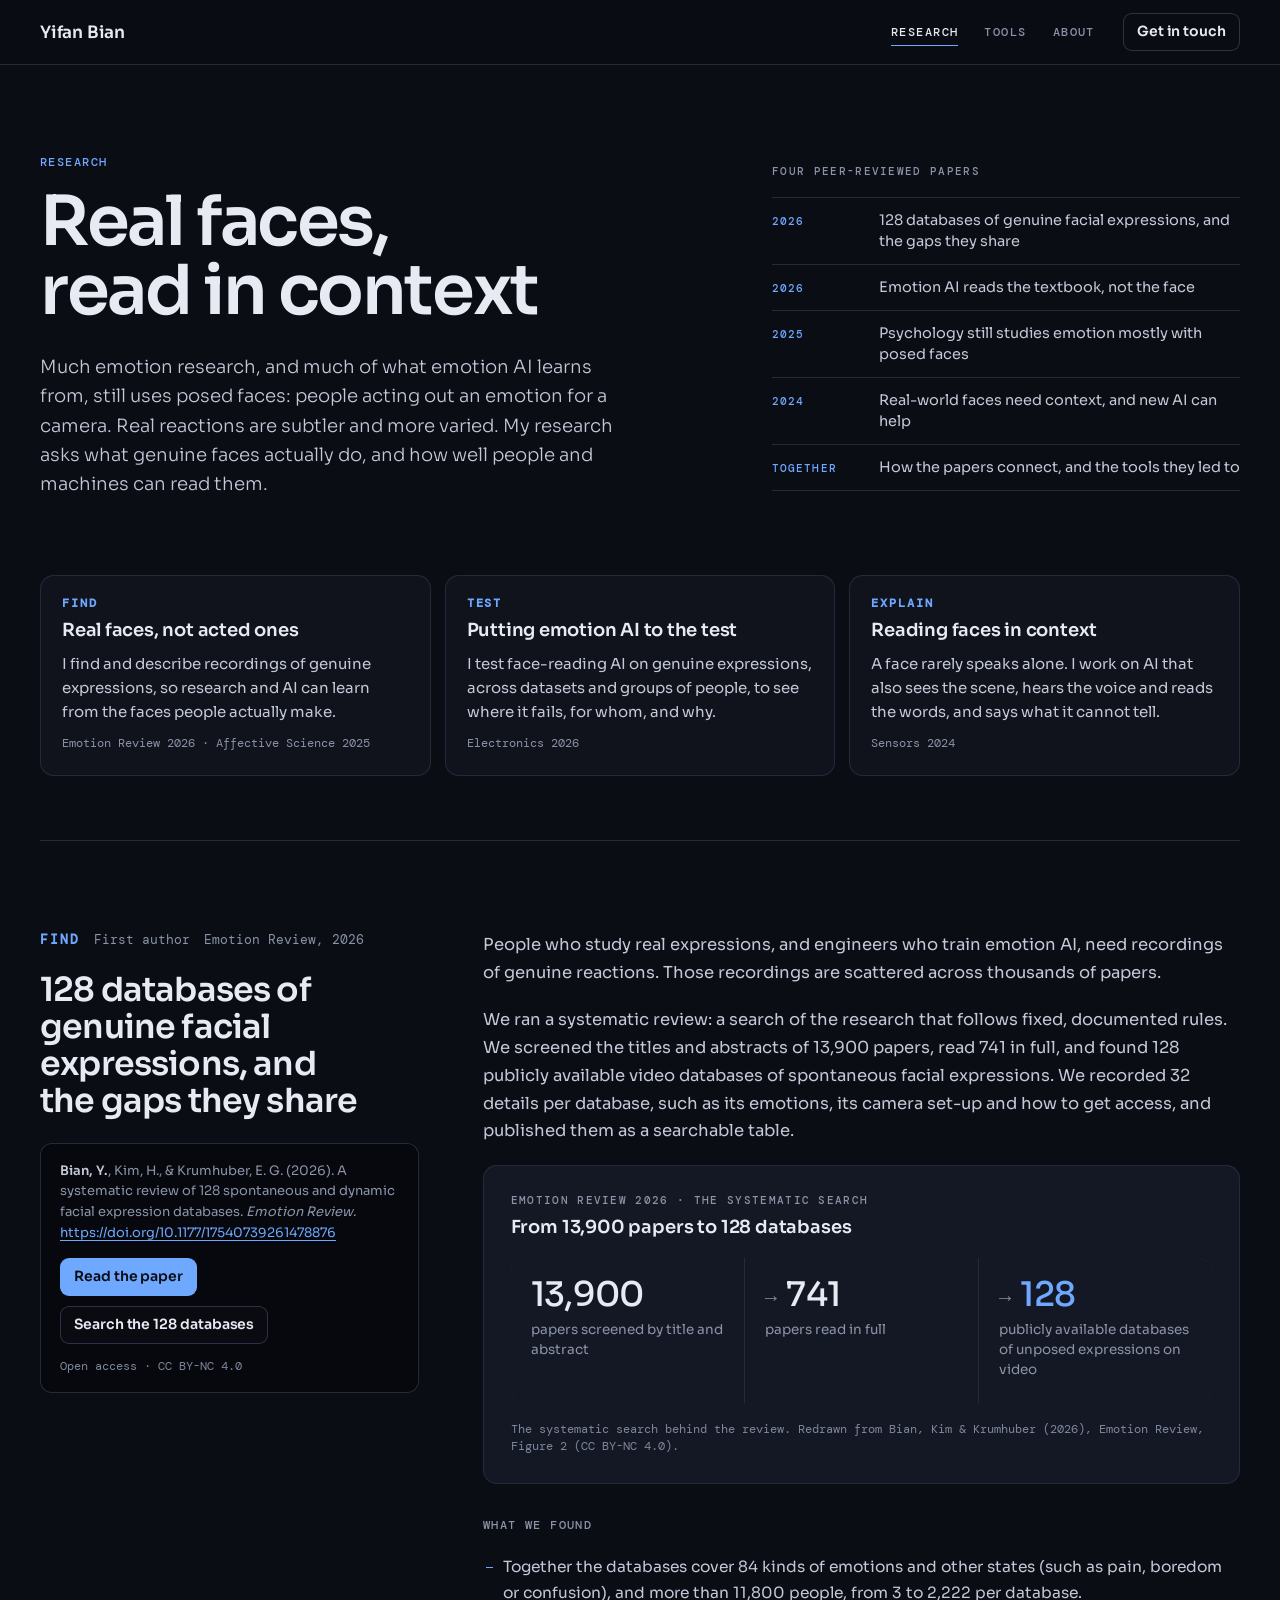
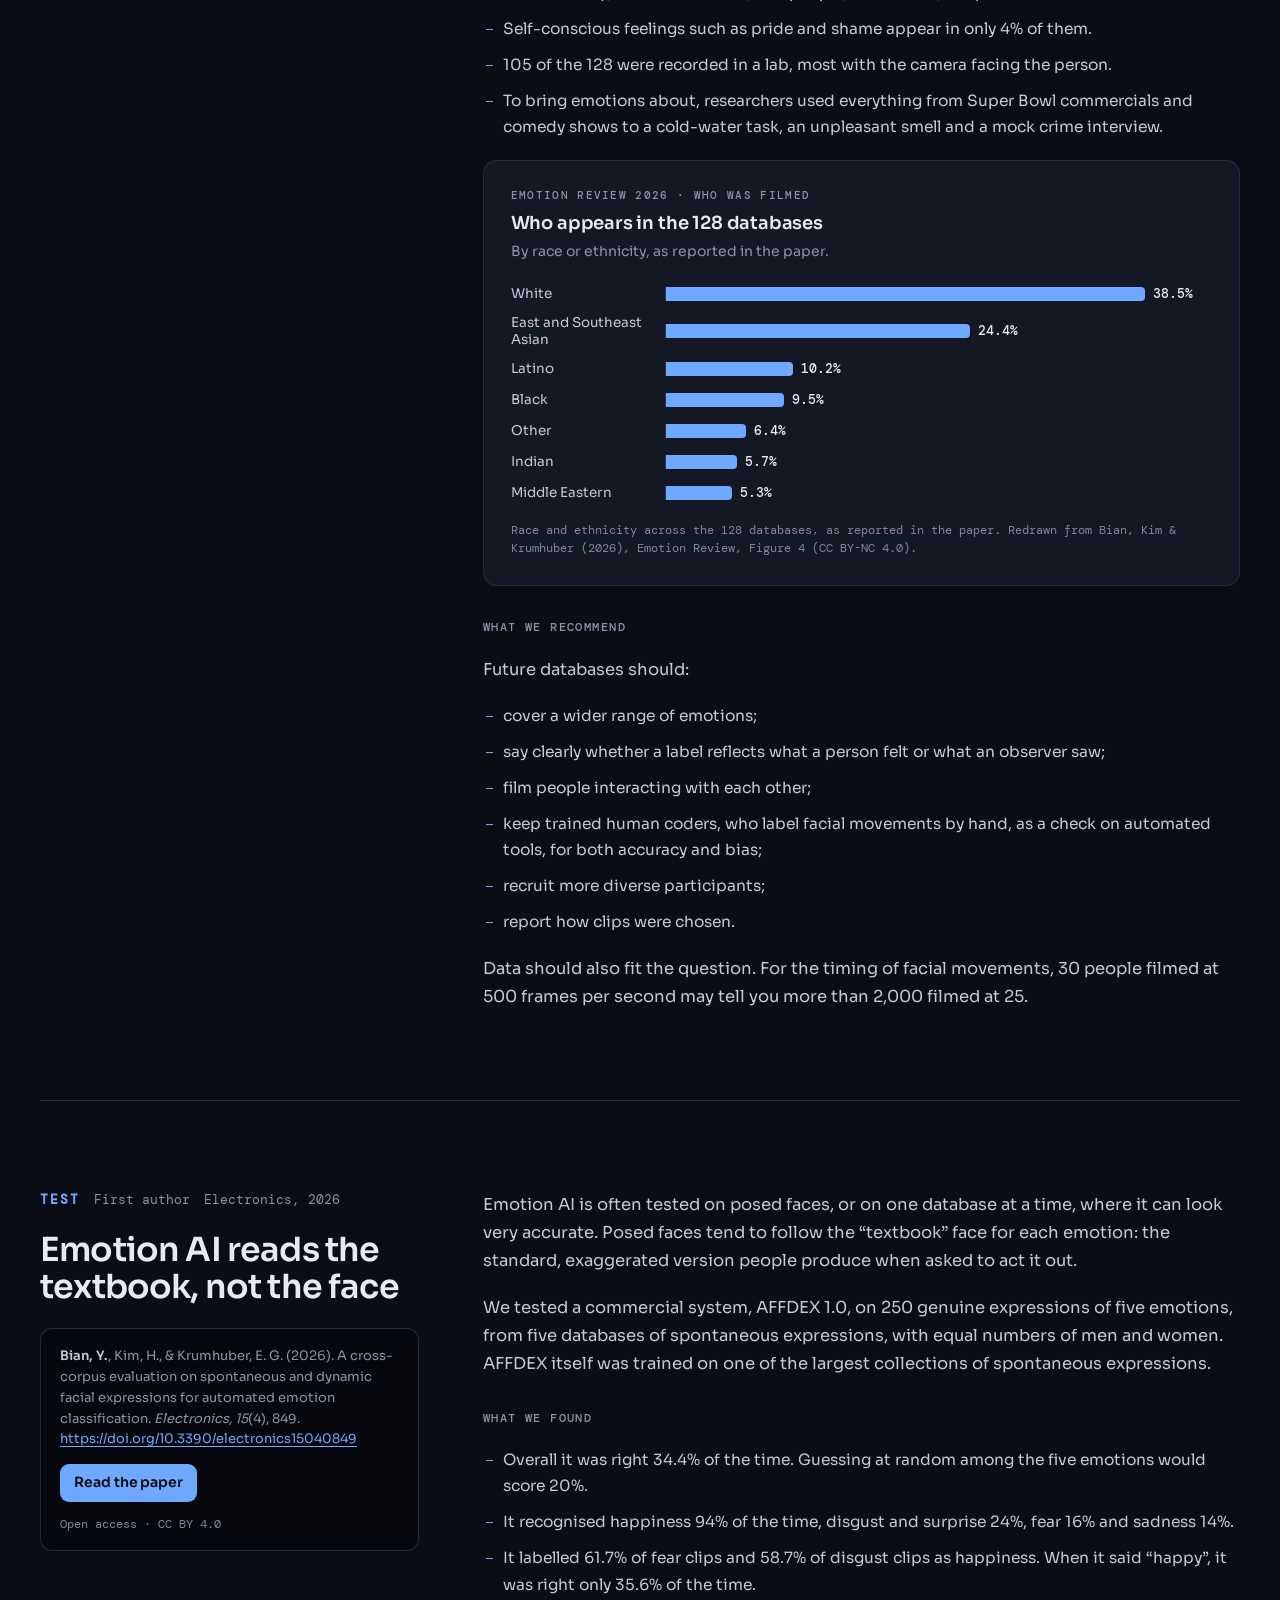
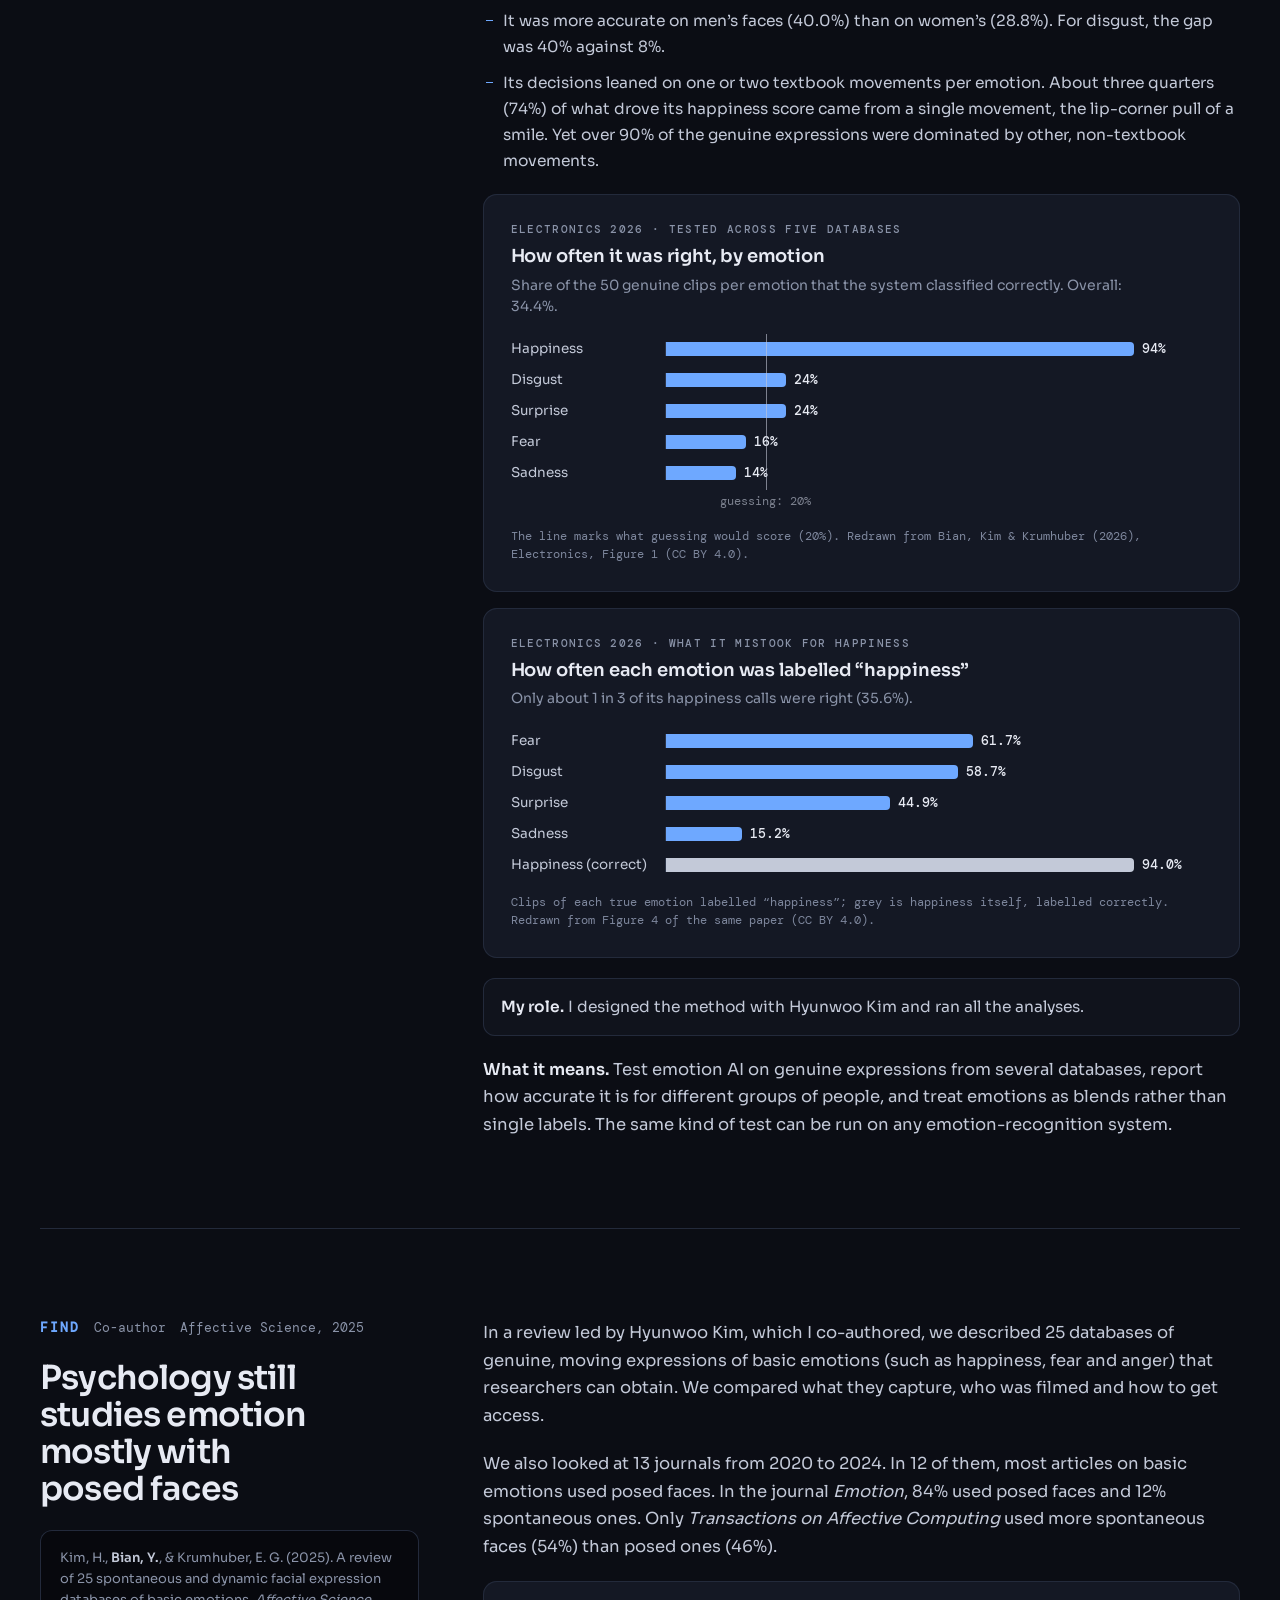
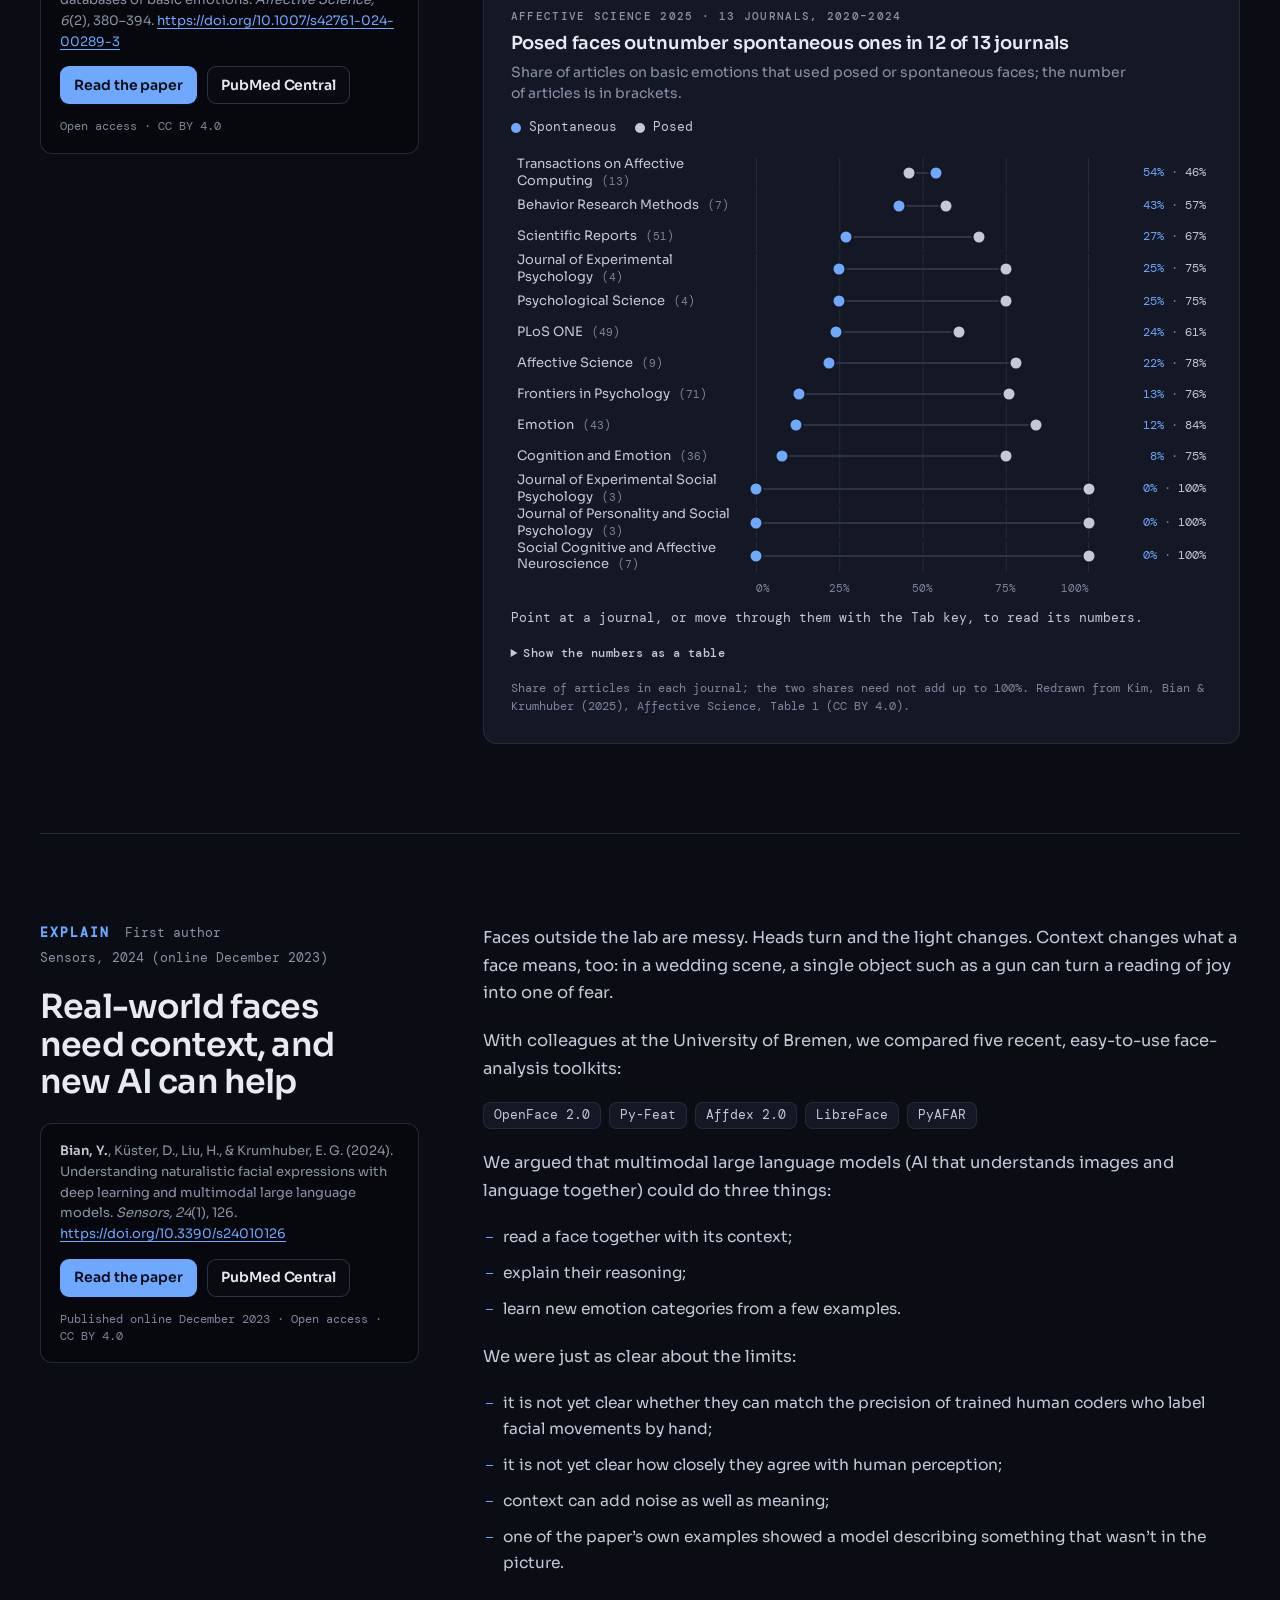
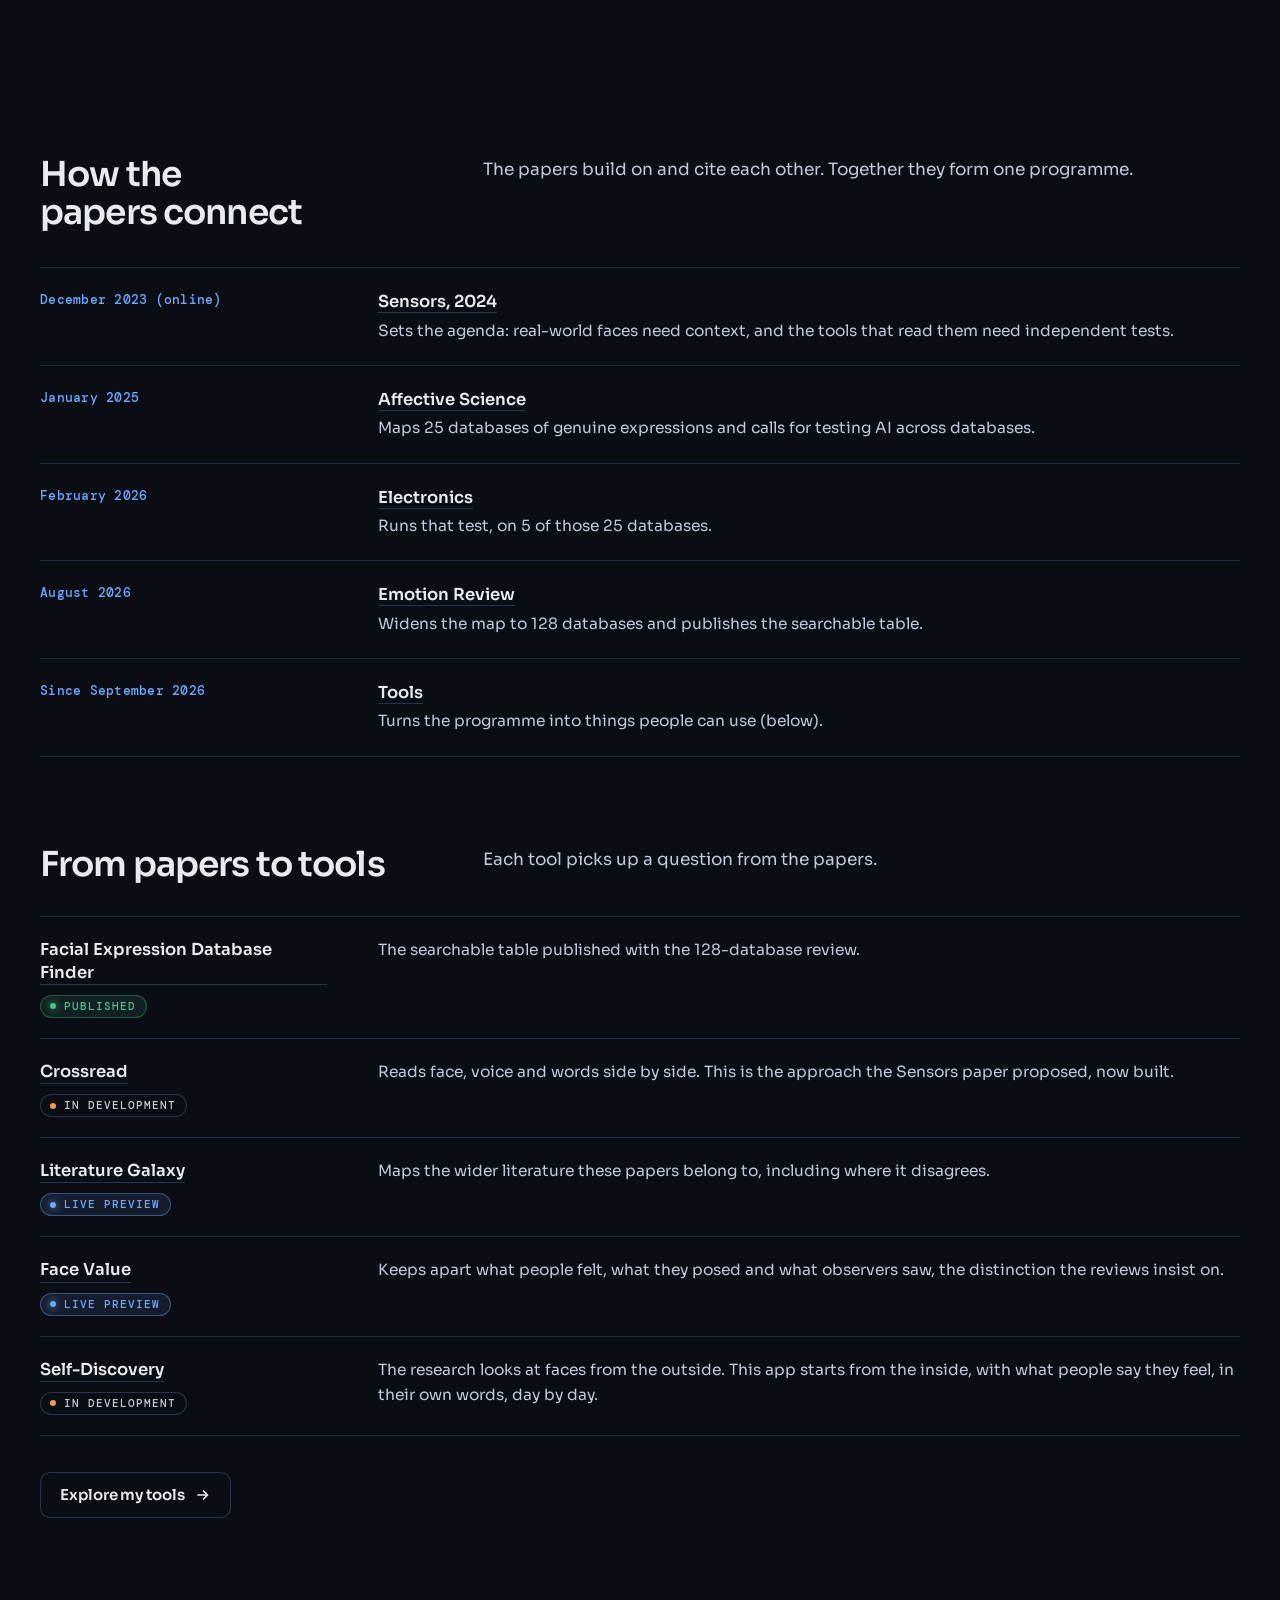
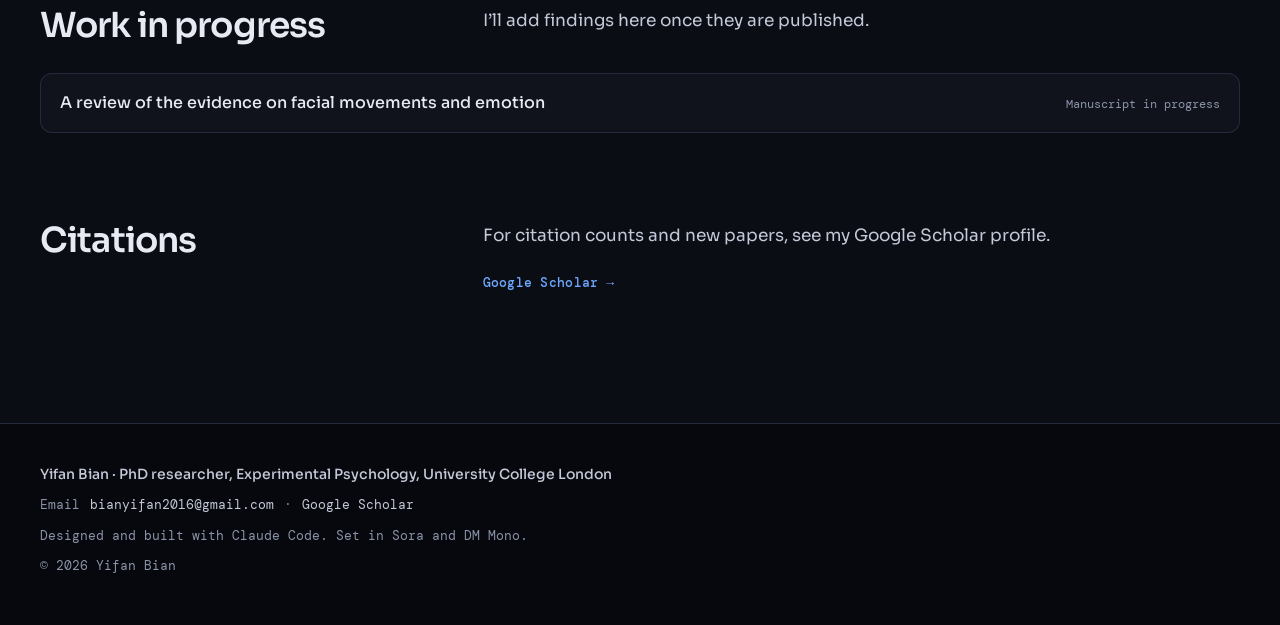
<file: research.html>
<!doctype html>
<html lang="en-GB">
<head>
<meta charset="utf-8">
<meta name="viewport" content="width=device-width, initial-scale=1">
<title>Research · Yifan Bian</title>
<meta name="description" content="Plain-language findings from four peer-reviewed papers on genuine facial expressions, facial expression databases and emotion AI, by Yifan Bian (UCL).">
<meta name="theme-color" content="#0b0d14">
<meta name="color-scheme" content="dark">
<link rel="icon" href="favicon.svg" type="image/svg+xml">
<link rel="icon" href="favicon-32.png" sizes="32x32" type="image/png">
<link rel="apple-touch-icon" href="apple-touch-icon.png">
<link rel="canonical" href="https://yifanbian0724.github.io/research.html">
<meta property="og:type" content="website">
<meta property="og:url" content="https://yifanbian0724.github.io/research.html">
<meta property="og:site_name" content="Yifan Bian">
<meta property="og:title" content="Research · Yifan Bian">
<meta property="og:description" content="Plain-language findings from four peer-reviewed papers on genuine facial expressions, facial expression databases and emotion AI.">
<meta property="og:image" content="https://yifanbian0724.github.io/assets/social.jpg">
<meta property="og:image:width" content="1200">
<meta property="og:image:height" content="630">
<meta property="og:image:alt" content="Yifan Bian, PhD researcher in Experimental Psychology at UCL: how real faces show emotion, and how well AI can read them. Beside the words, a galaxy of glowing points, each a document in the research library.">
<meta name="twitter:card" content="summary_large_image">
<link rel="preconnect" href="https://fonts.googleapis.com">
<link rel="preconnect" href="https://fonts.gstatic.com" crossorigin>
<link rel="stylesheet" href="https://fonts.googleapis.com/css2?family=DM+Mono:wght@400;500&family=Sora:wght@300..700&display=swap" media="print" onload="this.media='all'">
<noscript><link rel="stylesheet" href="https://fonts.googleapis.com/css2?family=DM+Mono:wght@400;500&family=Sora:wght@300..700&display=swap"></noscript>
<link rel="stylesheet" href="style.css">
</head>
<body class="page-research">
<a class="skip" href="#main">Skip to content</a>

<header class="site-header" data-header>
  <div class="wrap nav">
    <a class="wordmark" href="index.html">Yifan Bian</a>
    <nav class="nav-links" aria-label="Main">
      <a href="research.html" aria-current="page">Research</a>
      <a href="tools.html">Tools</a>
      <a href="about.html">About</a>
    </nav>
    <a class="btn btn--ghost btn--sm nav-cta" href="about.html#contact" data-site-show="email" hidden>Get in touch</a>
  </div>
</header>

<main id="main">

  <section class="page-intro" aria-labelledby="page-title">
    <div class="wrap">
      <div class="intro-grid">
        <div>
          <p class="eyebrow">Research</p>
          <h1 class="page-title" id="page-title">Real faces, read in context</h1>
          <p class="lead">Much emotion research, and much of what emotion AI learns from, still uses posed faces: people acting out an emotion for a camera. Real reactions are subtler and more varied. My research asks what genuine faces actually do, and how well people and machines can read them.</p>
        </div>
        <nav class="intro-side" aria-labelledby="index-title">
          <p class="side-title" id="index-title">Four peer-reviewed papers</p>
          <ol class="page-index">
            <li><a href="#find"><span class="pi-k">2026</span><span>128 databases of genuine facial expressions, and the gaps they share</span></a></li>
            <li><a href="#test"><span class="pi-k">2026</span><span>Emotion AI reads the textbook, not the face</span></a></li>
            <li><a href="#audit"><span class="pi-k">2025</span><span>Psychology still studies emotion mostly with posed faces</span></a></li>
            <li><a href="#explain"><span class="pi-k">2024</span><span>Real-world faces need context, and new AI can help</span></a></li>
            <li><a href="#connect"><span class="pi-k">Together</span><span>How the papers connect, and the tools they led to</span></a></li>
          </ol>
        </nav>
      </div>

      <ul class="threads" aria-label="Three threads">
        <li><a href="#find"><span class="t-kicker">Find</span><span class="t-title">Real faces, not acted ones</span><span class="t-text">I find and describe recordings of genuine expressions, so research and AI can learn from the faces people actually make.</span><span class="t-papers">Emotion Review 2026 · Affective Science 2025</span></a></li>
        <li><a href="#test"><span class="t-kicker">Test</span><span class="t-title">Putting emotion AI to the test</span><span class="t-text">I test face-reading AI on genuine expressions, across datasets and groups of people, to see where it fails, for whom, and why.</span><span class="t-papers">Electronics 2026</span></a></li>
        <li><a href="#explain"><span class="t-kicker">Explain</span><span class="t-title">Reading faces in context</span><span class="t-text">A face rarely speaks alone. I work on AI that also sees the scene, hears the voice and reads the words, and says what it cannot tell.</span><span class="t-papers">Sensors 2024</span></a></li>
      </ul>
    </div>
  </section>

  <div class="wrap">

    <!-- Emotion Review, 2026 -->
    <section class="paper" id="find" aria-labelledby="p-find">
      <div class="paper-aside">
        <p class="paper-label"><span class="f-thread">Find</span><span>First author</span><span>Emotion Review, 2026</span></p>
        <h2 class="paper-title" id="p-find">128 databases of genuine facial expressions, and the gaps they share</h2>
        <div class="cite-card">
          <p><b>Bian, Y.</b>, Kim, H., &amp; Krumhuber, E. G. (2026). A systematic review of 128 spontaneous and dynamic facial expression databases. <cite>Emotion Review</cite>. <a href="https://doi.org/10.1177/17540739261478876">https://doi.org/10.1177/17540739261478876</a></p>
          <div class="btn-row">
            <a class="btn btn--sm" href="https://doi.org/10.1177/17540739261478876">Read the paper</a>
            <a class="btn btn--ghost btn--sm" href="database-finder.html">Search the 128 databases</a>
          </div>
          <p class="licence">Open access · CC BY-NC 4.0</p>
        </div>
      </div>
      <div class="paper-body">
        <p>People who study real expressions, and engineers who train emotion AI, need recordings of genuine reactions. Those recordings are scattered across thousands of papers.</p>
        <p>We ran a systematic review: a search of the research that follows fixed, documented rules. We screened the titles and abstracts of 13,900 papers, read 741 in full, and found 128 publicly available video databases of spontaneous facial expressions. We recorded 32 details per database, such as its emotions, its camera set-up and how to get access, and published them as a searchable table.</p>

        <figure class="chart" aria-labelledby="ch-funnel-t">
          <p class="chart-eyebrow">Emotion Review 2026 · the systematic search</p>
          <p class="chart-title" id="ch-funnel-t">From 13,900 papers to 128 databases</p>
          <ol class="funnel" aria-label="From 13,900 papers screened, to 741 read in full, to 128 publicly available databases of unposed expressions on video.">
            <li><span class="n">13,900</span><span class="l">papers screened by title and abstract</span></li>
            <li><span class="n">741</span><span class="l">papers read in full</span></li>
            <li><span class="n">128</span><span class="l">publicly available databases of unposed expressions on video</span></li>
          </ol>
          <figcaption class="chart-src">The systematic search behind the review. Redrawn from Bian, Kim &amp; Krumhuber (2026), Emotion Review, Figure 2 (CC BY-NC 4.0).</figcaption>
        </figure>

        <h3>What we found</h3>
        <ul class="ticks">
          <li>Together the databases cover 84 kinds of emotions and other states (such as pain, boredom or confusion), and more than 11,800 people, from 3 to 2,222 per database.</li>
          <li>Self-conscious feelings such as pride and shame appear in only 4% of them.</li>
          <li>105 of the 128 were recorded in a lab, most with the camera facing the person.</li>
          <li>To bring emotions about, researchers used everything from Super Bowl commercials and comedy shows to a cold-water task, an unpleasant smell and a mock crime interview.</li>
        </ul>

        <figure class="chart" aria-labelledby="ch-who-t">
          <p class="chart-eyebrow">Emotion Review 2026 · who was filmed</p>
          <p class="chart-title" id="ch-who-t">Who appears in the 128 databases</p>
          <p class="chart-sub">By race or ethnicity, as reported in the paper.</p>
          <div class="bars" style="--max: 40" role="img" aria-label="Race and ethnicity across the 128 databases: White 38.5%, East and Southeast Asian 24.4%, Latino 10.2%, Black 9.5%, Other 6.4%, Indian 5.7%, Middle Eastern 5.3%.">
            <div class="bar" style="--v: 38.5"><span class="bar-label">White</span><span class="bar-track"><span class="bar-fill"></span><span class="bar-value">38.5%</span></span></div>
            <div class="bar" style="--v: 24.4"><span class="bar-label">East and Southeast Asian</span><span class="bar-track"><span class="bar-fill"></span><span class="bar-value">24.4%</span></span></div>
            <div class="bar" style="--v: 10.2"><span class="bar-label">Latino</span><span class="bar-track"><span class="bar-fill"></span><span class="bar-value">10.2%</span></span></div>
            <div class="bar" style="--v: 9.5"><span class="bar-label">Black</span><span class="bar-track"><span class="bar-fill"></span><span class="bar-value">9.5%</span></span></div>
            <div class="bar" style="--v: 6.4"><span class="bar-label">Other</span><span class="bar-track"><span class="bar-fill"></span><span class="bar-value">6.4%</span></span></div>
            <div class="bar" style="--v: 5.7"><span class="bar-label">Indian</span><span class="bar-track"><span class="bar-fill"></span><span class="bar-value">5.7%</span></span></div>
            <div class="bar" style="--v: 5.3"><span class="bar-label">Middle Eastern</span><span class="bar-track"><span class="bar-fill"></span><span class="bar-value">5.3%</span></span></div>
          </div>
          <figcaption class="chart-src">Race and ethnicity across the 128 databases, as reported in the paper. Redrawn from Bian, Kim &amp; Krumhuber (2026), Emotion Review, Figure 4 (CC BY-NC 4.0).</figcaption>
        </figure>

        <h3>What we recommend</h3>
        <p>Future databases should:</p>
        <ul class="ticks">
          <li>cover a wider range of emotions;</li>
          <li>say clearly whether a label reflects what a person felt or what an observer saw;</li>
          <li>film people interacting with each other;</li>
          <li>keep trained human coders, who label facial movements by hand, as a check on automated tools, for both accuracy and bias;</li>
          <li>recruit more diverse participants;</li>
          <li>report how clips were chosen.</li>
        </ul>
        <p>Data should also fit the question. For the timing of facial movements, 30 people filmed at 500 frames per second may tell you more than 2,000 filmed at 25.</p>
      </div>
    </section>

    <!-- Electronics, 2026 -->
    <section class="paper" id="test" aria-labelledby="p-test">
      <div class="paper-aside">
        <p class="paper-label"><span class="f-thread">Test</span><span>First author</span><span>Electronics, 2026</span></p>
        <h2 class="paper-title" id="p-test">Emotion AI reads the textbook, not the face</h2>
        <div class="cite-card">
          <p><b>Bian, Y.</b>, Kim, H., &amp; Krumhuber, E. G. (2026). A cross-corpus evaluation on spontaneous and dynamic facial expressions for automated emotion classification. <cite>Electronics, 15</cite>(4), 849. <a href="https://doi.org/10.3390/electronics15040849">https://doi.org/10.3390/electronics15040849</a></p>
          <div class="btn-row">
            <a class="btn btn--sm" href="https://doi.org/10.3390/electronics15040849">Read the paper</a>
          </div>
          <p class="licence">Open access · CC BY 4.0</p>
        </div>
      </div>
      <div class="paper-body">
        <p>Emotion AI is often tested on posed faces, or on one database at a time, where it can look very accurate. Posed faces tend to follow the “textbook” face for each emotion: the standard, exaggerated version people produce when asked to act it out.</p>
        <p>We tested a commercial system, AFFDEX 1.0, on 250 genuine expressions of five emotions, from five databases of spontaneous expressions, with equal numbers of men and women. AFFDEX itself was trained on one of the largest collections of spontaneous expressions.</p>

        <h3>What we found</h3>
        <ul class="ticks">
          <li>Overall it was right 34.4% of the time. Guessing at random among the five emotions would score 20%.</li>
          <li>It recognised happiness 94% of the time, disgust and surprise 24%, fear 16% and sadness 14%.</li>
          <li>It labelled 61.7% of fear clips and 58.7% of disgust clips as happiness. When it said “happy”, it was right only 35.6% of the time.</li>
          <li>It was more accurate on men’s faces (40.0%) than on women’s (28.8%). For disgust, the gap was 40% against 8%.</li>
          <li>Its decisions leaned on one or two textbook movements per emotion. About three quarters (74%) of what drove its happiness score came from a single movement, the lip-corner pull of a smile. Yet over 90% of the genuine expressions were dominated by other, non-textbook movements.</li>
        </ul>

        <div class="charts">
          <figure class="chart" aria-labelledby="ch-acc-t">
            <p class="chart-eyebrow">Electronics 2026 · tested across five databases</p>
            <p class="chart-title" id="ch-acc-t">How often it was right, by emotion</p>
            <p class="chart-sub">Share of the 50 genuine clips per emotion that the system classified correctly. Overall: 34.4%.</p>
            <div class="bars bars--ref" style="--max: 100; --ref: 20" role="img" aria-label="Bar chart of a commercial emotion AI's accuracy on genuine expressions: happiness 94%, disgust 24%, surprise 24%, fear 16%, sadness 14%, against a chance line at 20%. Overall accuracy 34.4%.">
              <div class="bar" style="--v: 94"><span class="bar-label">Happiness</span><span class="bar-track"><span class="bar-fill"></span><span class="bar-value">94%</span></span></div>
              <div class="bar" style="--v: 24"><span class="bar-label">Disgust</span><span class="bar-track"><span class="bar-fill"></span><span class="bar-value">24%</span></span></div>
              <div class="bar" style="--v: 24"><span class="bar-label">Surprise</span><span class="bar-track"><span class="bar-fill"></span><span class="bar-value">24%</span></span></div>
              <div class="bar" style="--v: 16"><span class="bar-label">Fear</span><span class="bar-track"><span class="bar-fill"></span><span class="bar-value">16%</span></span></div>
              <div class="bar" style="--v: 14"><span class="bar-label">Sadness</span><span class="bar-track"><span class="bar-fill"></span><span class="bar-value">14%</span></span></div>
              <span class="bars-ref" aria-hidden="true"><span>guessing: 20%</span></span>
            </div>
            <figcaption class="chart-src">The line marks what guessing would score (20%). Redrawn from Bian, Kim &amp; Krumhuber (2026), Electronics, Figure 1 (CC BY 4.0).</figcaption>
          </figure>

          <figure class="chart" aria-labelledby="ch-happy-t">
            <p class="chart-eyebrow">Electronics 2026 · what it mistook for happiness</p>
            <p class="chart-title" id="ch-happy-t">How often each emotion was labelled “happiness”</p>
            <p class="chart-sub">Only about 1 in 3 of its happiness calls were right (35.6%).</p>
            <div class="bars" style="--max: 100" role="img" aria-label="Bar chart of how often clips of each true emotion were labelled happiness: fear 61.7%, disgust 58.7%, surprise 44.9%, sadness 15.2%. Happiness itself was labelled correctly 94.0% of the time.">
              <div class="bar" style="--v: 61.7"><span class="bar-label">Fear</span><span class="bar-track"><span class="bar-fill"></span><span class="bar-value">61.7%</span></span></div>
              <div class="bar" style="--v: 58.7"><span class="bar-label">Disgust</span><span class="bar-track"><span class="bar-fill"></span><span class="bar-value">58.7%</span></span></div>
              <div class="bar" style="--v: 44.9"><span class="bar-label">Surprise</span><span class="bar-track"><span class="bar-fill"></span><span class="bar-value">44.9%</span></span></div>
              <div class="bar" style="--v: 15.2"><span class="bar-label">Sadness</span><span class="bar-track"><span class="bar-fill"></span><span class="bar-value">15.2%</span></span></div>
              <div class="bar bar--quiet" style="--v: 94"><span class="bar-label">Happiness (correct)</span><span class="bar-track"><span class="bar-fill"></span><span class="bar-value">94.0%</span></span></div>
            </div>
            <figcaption class="chart-src">Clips of each true emotion labelled “happiness”; grey is happiness itself, labelled correctly. Redrawn from Figure 4 of the same paper (CC BY 4.0).</figcaption>
          </figure>
        </div>

        <p class="note"><b>My role.</b> I designed the method with Hyunwoo Kim and ran all the analyses.</p>
        <p><b>What it means.</b> Test emotion AI on genuine expressions from several databases, report how accurate it is for different groups of people, and treat emotions as blends rather than single labels. The same kind of test can be run on any emotion-recognition system.</p>
      </div>
    </section>

    <!-- Affective Science, 2025 -->
    <section class="paper" id="audit" aria-labelledby="p-audit">
      <div class="paper-aside">
        <p class="paper-label"><span class="f-thread">Find</span><span>Co-author</span><span>Affective Science, 2025</span></p>
        <h2 class="paper-title" id="p-audit">Psychology still studies emotion mostly with posed faces</h2>
        <div class="cite-card">
          <p>Kim, H., <b>Bian, Y.</b>, &amp; Krumhuber, E. G. (2025). A review of 25 spontaneous and dynamic facial expression databases of basic emotions. <cite>Affective Science, 6</cite>(2), 380–394. <a href="https://doi.org/10.1007/s42761-024-00289-3">https://doi.org/10.1007/s42761-024-00289-3</a></p>
          <div class="btn-row">
            <a class="btn btn--sm" href="https://doi.org/10.1007/s42761-024-00289-3">Read the paper</a>
            <a class="btn btn--ghost btn--sm" href="https://pmc.ncbi.nlm.nih.gov/articles/PMC12209106/">PubMed Central</a>
          </div>
          <p class="licence">Open access · CC BY 4.0</p>
        </div>
      </div>
      <div class="paper-body">
        <p>In a review led by Hyunwoo Kim, which I co-authored, we described 25 databases of genuine, moving expressions of basic emotions (such as happiness, fear and anger) that researchers can obtain. We compared what they capture, who was filmed and how to get access.</p>
        <p>We also looked at 13 journals from 2020 to 2024. In 12 of them, most articles on basic emotions used posed faces. In the journal <cite>Emotion</cite>, 84% used posed faces and 12% spontaneous ones. Only <cite>Transactions on Affective Computing</cite> used more spontaneous faces (54%) than posed ones (46%).</p>

        <figure class="chart" aria-labelledby="ch-journals-t">
          <p class="chart-eyebrow">Affective Science 2025 · 13 journals, 2020–2024</p>
          <p class="chart-title" id="ch-journals-t">Posed faces outnumber spontaneous ones in 12 of 13 journals</p>
          <p class="chart-sub">Share of articles on basic emotions that used posed or spontaneous faces; the number of articles is in brackets.</p>
          <div class="chart-legend" aria-hidden="true"><span><i style="background: var(--accent)"></i>Spontaneous</span><span><i style="background: #c3c9d8"></i>Posed</span></div>
          <ul class="dumbbell" id="journals-chart" aria-label="Dot chart of 13 journals comparing the share of articles that used posed and spontaneous faces. Posed faces outnumber spontaneous ones in every journal except Transactions on Affective Computing (46% posed, 54% spontaneous).">
            <li class="db-row" tabindex="0" style="--posed: 46; --spont: 54; --a: 46; --b: 54" data-readout="Transactions on Affective Computing (13 articles): 54% spontaneous, 46% posed" aria-label="Transactions on Affective Computing, 13 articles: 54% spontaneous, 46% posed"><span class="db-label">Transactions on Affective Computing <small>(13)</small></span><span class="db-track"><span class="db-line"></span><span class="db-dot db-dot--posed"></span><span class="db-dot db-dot--spont"></span></span><span class="db-vals"><span class="s">54%</span> · <span class="p">46%</span></span></li>
            <li class="db-row" tabindex="0" style="--posed: 57; --spont: 43; --a: 43; --b: 57" data-readout="Behavior Research Methods (7 articles): 43% spontaneous, 57% posed" aria-label="Behavior Research Methods, 7 articles: 43% spontaneous, 57% posed"><span class="db-label">Behavior Research Methods <small>(7)</small></span><span class="db-track"><span class="db-line"></span><span class="db-dot db-dot--posed"></span><span class="db-dot db-dot--spont"></span></span><span class="db-vals"><span class="s">43%</span> · <span class="p">57%</span></span></li>
            <li class="db-row" tabindex="0" style="--posed: 67; --spont: 27; --a: 27; --b: 67" data-readout="Scientific Reports (51 articles): 27% spontaneous, 67% posed" aria-label="Scientific Reports, 51 articles: 27% spontaneous, 67% posed"><span class="db-label">Scientific Reports <small>(51)</small></span><span class="db-track"><span class="db-line"></span><span class="db-dot db-dot--posed"></span><span class="db-dot db-dot--spont"></span></span><span class="db-vals"><span class="s">27%</span> · <span class="p">67%</span></span></li>
            <li class="db-row" tabindex="0" style="--posed: 75; --spont: 25; --a: 25; --b: 75" data-readout="Journal of Experimental Psychology (4 articles): 25% spontaneous, 75% posed" aria-label="Journal of Experimental Psychology, 4 articles: 25% spontaneous, 75% posed"><span class="db-label">Journal of Experimental Psychology <small>(4)</small></span><span class="db-track"><span class="db-line"></span><span class="db-dot db-dot--posed"></span><span class="db-dot db-dot--spont"></span></span><span class="db-vals"><span class="s">25%</span> · <span class="p">75%</span></span></li>
            <li class="db-row" tabindex="0" style="--posed: 75; --spont: 25; --a: 25; --b: 75" data-readout="Psychological Science (4 articles): 25% spontaneous, 75% posed" aria-label="Psychological Science, 4 articles: 25% spontaneous, 75% posed"><span class="db-label">Psychological Science <small>(4)</small></span><span class="db-track"><span class="db-line"></span><span class="db-dot db-dot--posed"></span><span class="db-dot db-dot--spont"></span></span><span class="db-vals"><span class="s">25%</span> · <span class="p">75%</span></span></li>
            <li class="db-row" tabindex="0" style="--posed: 61; --spont: 24; --a: 24; --b: 61" data-readout="PLoS ONE (49 articles): 24% spontaneous, 61% posed" aria-label="PLoS ONE, 49 articles: 24% spontaneous, 61% posed"><span class="db-label">PLoS ONE <small>(49)</small></span><span class="db-track"><span class="db-line"></span><span class="db-dot db-dot--posed"></span><span class="db-dot db-dot--spont"></span></span><span class="db-vals"><span class="s">24%</span> · <span class="p">61%</span></span></li>
            <li class="db-row" tabindex="0" style="--posed: 78; --spont: 22; --a: 22; --b: 78" data-readout="Affective Science (9 articles): 22% spontaneous, 78% posed" aria-label="Affective Science, 9 articles: 22% spontaneous, 78% posed"><span class="db-label">Affective Science <small>(9)</small></span><span class="db-track"><span class="db-line"></span><span class="db-dot db-dot--posed"></span><span class="db-dot db-dot--spont"></span></span><span class="db-vals"><span class="s">22%</span> · <span class="p">78%</span></span></li>
            <li class="db-row" tabindex="0" style="--posed: 76; --spont: 13; --a: 13; --b: 76" data-readout="Frontiers in Psychology (71 articles): 13% spontaneous, 76% posed" aria-label="Frontiers in Psychology, 71 articles: 13% spontaneous, 76% posed"><span class="db-label">Frontiers in Psychology <small>(71)</small></span><span class="db-track"><span class="db-line"></span><span class="db-dot db-dot--posed"></span><span class="db-dot db-dot--spont"></span></span><span class="db-vals"><span class="s">13%</span> · <span class="p">76%</span></span></li>
            <li class="db-row" tabindex="0" style="--posed: 84; --spont: 12; --a: 12; --b: 84" data-readout="Emotion (43 articles): 12% spontaneous, 84% posed" aria-label="Emotion, 43 articles: 12% spontaneous, 84% posed"><span class="db-label">Emotion <small>(43)</small></span><span class="db-track"><span class="db-line"></span><span class="db-dot db-dot--posed"></span><span class="db-dot db-dot--spont"></span></span><span class="db-vals"><span class="s">12%</span> · <span class="p">84%</span></span></li>
            <li class="db-row" tabindex="0" style="--posed: 75; --spont: 8; --a: 8; --b: 75" data-readout="Cognition and Emotion (36 articles): 8% spontaneous, 75% posed" aria-label="Cognition and Emotion, 36 articles: 8% spontaneous, 75% posed"><span class="db-label">Cognition and Emotion <small>(36)</small></span><span class="db-track"><span class="db-line"></span><span class="db-dot db-dot--posed"></span><span class="db-dot db-dot--spont"></span></span><span class="db-vals"><span class="s">8%</span> · <span class="p">75%</span></span></li>
            <li class="db-row" tabindex="0" style="--posed: 100; --spont: 0; --a: 0; --b: 100" data-readout="Journal of Experimental Social Psychology (3 articles): 0% spontaneous, 100% posed" aria-label="Journal of Experimental Social Psychology, 3 articles: 0% spontaneous, 100% posed"><span class="db-label">Journal of Experimental Social Psychology <small>(3)</small></span><span class="db-track"><span class="db-line"></span><span class="db-dot db-dot--posed"></span><span class="db-dot db-dot--spont"></span></span><span class="db-vals"><span class="s">0%</span> · <span class="p">100%</span></span></li>
            <li class="db-row" tabindex="0" style="--posed: 100; --spont: 0; --a: 0; --b: 100" data-readout="Journal of Personality and Social Psychology (3 articles): 0% spontaneous, 100% posed" aria-label="Journal of Personality and Social Psychology, 3 articles: 0% spontaneous, 100% posed"><span class="db-label">Journal of Personality and Social Psychology <small>(3)</small></span><span class="db-track"><span class="db-line"></span><span class="db-dot db-dot--posed"></span><span class="db-dot db-dot--spont"></span></span><span class="db-vals"><span class="s">0%</span> · <span class="p">100%</span></span></li>
            <li class="db-row" tabindex="0" style="--posed: 100; --spont: 0; --a: 0; --b: 100" data-readout="Social Cognitive and Affective Neuroscience (7 articles): 0% spontaneous, 100% posed" aria-label="Social Cognitive and Affective Neuroscience, 7 articles: 0% spontaneous, 100% posed"><span class="db-label">Social Cognitive and Affective Neuroscience <small>(7)</small></span><span class="db-track"><span class="db-line"></span><span class="db-dot db-dot--posed"></span><span class="db-dot db-dot--spont"></span></span><span class="db-vals"><span class="s">0%</span> · <span class="p">100%</span></span></li>
          </ul>
          <div class="db-axis" aria-hidden="true"><span class="db-axis-pad"></span><div><span style="left: 0">0%</span><span style="left: 25%">25%</span><span style="left: 50%">50%</span><span style="left: 75%">75%</span><span style="left: 100%">100%</span></div><span class="db-axis-pad"></span></div>
          <p class="db-readout" data-readout-for="journals-chart" aria-live="polite">Point at a journal, or move through them with the Tab key, to read its numbers.</p>
          <details class="table-view">
            <summary>Show the numbers as a table</summary>
            <div class="tv-scroll">
              <table>
                <thead><tr><th scope="col">Journal</th><th scope="col" class="num">Articles</th><th scope="col" class="num">Posed</th><th scope="col" class="num">Spontaneous</th></tr></thead>
                <tbody>
                  <tr><td>Transactions on Affective Computing</td><td class="num">13</td><td class="num">46%</td><td class="num">54%</td></tr>
                  <tr><td>Behavior Research Methods</td><td class="num">7</td><td class="num">57%</td><td class="num">43%</td></tr>
                  <tr><td>Scientific Reports</td><td class="num">51</td><td class="num">67%</td><td class="num">27%</td></tr>
                  <tr><td>Journal of Experimental Psychology</td><td class="num">4</td><td class="num">75%</td><td class="num">25%</td></tr>
                  <tr><td>Psychological Science</td><td class="num">4</td><td class="num">75%</td><td class="num">25%</td></tr>
                  <tr><td>PLoS ONE</td><td class="num">49</td><td class="num">61%</td><td class="num">24%</td></tr>
                  <tr><td>Affective Science</td><td class="num">9</td><td class="num">78%</td><td class="num">22%</td></tr>
                  <tr><td>Frontiers in Psychology</td><td class="num">71</td><td class="num">76%</td><td class="num">13%</td></tr>
                  <tr><td>Emotion</td><td class="num">43</td><td class="num">84%</td><td class="num">12%</td></tr>
                  <tr><td>Cognition and Emotion</td><td class="num">36</td><td class="num">75%</td><td class="num">8%</td></tr>
                  <tr><td>Journal of Experimental Social Psychology</td><td class="num">3</td><td class="num">100%</td><td class="num">0%</td></tr>
                  <tr><td>Journal of Personality and Social Psychology</td><td class="num">3</td><td class="num">100%</td><td class="num">0%</td></tr>
                  <tr><td>Social Cognitive and Affective Neuroscience</td><td class="num">7</td><td class="num">100%</td><td class="num">0%</td></tr>
                </tbody>
              </table>
            </div>
          </details>
          <figcaption class="chart-src">Share of articles in each journal; the two shares need not add up to 100%. Redrawn from Kim, Bian &amp; Krumhuber (2025), Affective Science, Table 1 (CC BY 4.0).</figcaption>
        </figure>
      </div>
    </section>

    <!-- Sensors, 2024 -->
    <section class="paper" id="explain" aria-labelledby="p-explain">
      <div class="paper-aside">
        <p class="paper-label"><span class="f-thread">Explain</span><span>First author</span><span>Sensors, 2024 (online December 2023)</span></p>
        <h2 class="paper-title" id="p-explain">Real-world faces need context, and new AI can help</h2>
        <div class="cite-card">
          <p><b>Bian, Y.</b>, Küster, D., Liu, H., &amp; Krumhuber, E. G. (2024). Understanding naturalistic facial expressions with deep learning and multimodal large language models. <cite>Sensors, 24</cite>(1), 126. <a href="https://doi.org/10.3390/s24010126">https://doi.org/10.3390/s24010126</a></p>
          <div class="btn-row">
            <a class="btn btn--sm" href="https://doi.org/10.3390/s24010126">Read the paper</a>
            <a class="btn btn--ghost btn--sm" href="https://pmc.ncbi.nlm.nih.gov/articles/PMC10781259/">PubMed Central</a>
          </div>
          <p class="licence">Published online December 2023 · Open access · CC BY 4.0</p>
        </div>
      </div>
      <div class="paper-body">
        <p>Faces outside the lab are messy. Heads turn and the light changes. Context changes what a face means, too: in a wedding scene, a single object such as a gun can turn a reading of joy into one of fear.</p>
        <p>With colleagues at the University of Bremen, we compared five recent, easy-to-use face-analysis toolkits:</p>
        <ul class="kit" aria-label="The five toolkits compared">
          <li>OpenFace 2.0</li>
          <li>Py-Feat</li>
          <li>Affdex 2.0</li>
          <li>LibreFace</li>
          <li>PyAFAR</li>
        </ul>
        <p>We argued that multimodal large language models (AI that understands images and language together) could do three things:</p>
        <ul class="ticks">
          <li>read a face together with its context;</li>
          <li>explain their reasoning;</li>
          <li>learn new emotion categories from a few examples.</li>
        </ul>
        <p>We were just as clear about the limits:</p>
        <ul class="ticks">
          <li>it is not yet clear whether they can match the precision of trained human coders who label facial movements by hand;</li>
          <li>it is not yet clear how closely they agree with human perception;</li>
          <li>context can add noise as well as meaning;</li>
          <li>one of the paper’s own examples showed a model describing something that wasn’t in the picture.</li>
        </ul>
      </div>
    </section>

  </div>

  <section class="prose-block" id="connect" aria-labelledby="connect-title">
    <div class="wrap">
      <div class="block-head">
        <h2 class="h2" id="connect-title">How the papers connect</h2>
        <p>The papers build on and cite each other. Together they form one programme.</p>
      </div>
      <ol class="timeline">
        <li><span class="tl-date">December 2023 (online)</span><span class="tl-what"><span class="tl-venue"><a href="#explain">Sensors, 2024</a></span><span class="tl-line">Sets the agenda: real-world faces need context, and the tools that read them need independent tests.</span></span></li>
        <li><span class="tl-date">January 2025</span><span class="tl-what"><span class="tl-venue"><a href="#audit">Affective Science</a></span><span class="tl-line">Maps 25 databases of genuine expressions and calls for testing AI across databases.</span></span></li>
        <li><span class="tl-date">February 2026</span><span class="tl-what"><span class="tl-venue"><a href="#test">Electronics</a></span><span class="tl-line">Runs that test, on 5 of those 25 databases.</span></span></li>
        <li><span class="tl-date">August 2026</span><span class="tl-what"><span class="tl-venue"><a href="#find">Emotion Review</a></span><span class="tl-line">Widens the map to 128 databases and publishes the searchable table.</span></span></li>
        <li><span class="tl-date">Since September 2026</span><span class="tl-what"><span class="tl-venue"><a href="#from-papers-to-tools">Tools</a></span><span class="tl-line">Turns the programme into things people can use (below).</span></span></li>
      </ol>
    </div>
  </section>

  <section class="prose-block" id="from-papers-to-tools" aria-labelledby="tools-title">
    <div class="wrap">
      <div class="block-head">
        <h2 class="h2" id="tools-title">From papers to tools</h2>
        <p>Each tool picks up a question from the papers.</p>
      </div>
      <ul class="to-tools">
<!-- TOOL: database-finder -->
        <li><span class="tt-name"><a href="database-finder.html">Facial Expression Database Finder</a><span class="chip chip--published">Published</span></span><span class="tt-why">The searchable table published with the 128-database review.</span></li>
<!-- /TOOL -->
<!-- TOOL: crossread -->
        <li><span class="tt-name"><a href="tools.html#crossread">Crossread</a><span class="chip chip--dev">In development</span></span><span class="tt-why">Reads face, voice and words side by side. This is the approach the Sensors paper proposed, now built.</span></li>
<!-- /TOOL -->
<!-- TOOL: literature-galaxy -->
        <li><span class="tt-name"><a href="tools.html#literature-galaxy">Literature Galaxy</a><span class="chip chip--live">Live preview</span></span><span class="tt-why">Maps the wider literature these papers belong to, including where it disagrees.</span></li>
<!-- /TOOL -->
<!-- TOOL: face-value -->
        <li><span class="tt-name"><a href="tools.html#face-value">Face Value</a><span class="chip chip--live">Live preview</span></span><span class="tt-why">Keeps apart what people felt, what they posed and what observers saw, the distinction the reviews insist on.</span></li>
<!-- /TOOL -->
<!-- TOOL: self-discovery -->
        <li><span class="tt-name"><a href="tools.html#self-discovery">Self-Discovery</a><span class="chip chip--dev">In development</span></span><span class="tt-why">The research looks at faces from the outside. This app starts from the inside, with what people say they feel, in their own words, day by day.</span></li>
<!-- /TOOL -->
      </ul>
      <p class="research-more"><a class="btn btn--ghost" href="tools.html">Explore my tools <svg class="go" viewBox="0 0 16 16" fill="none" aria-hidden="true"><path d="M3 8h9.5M8.5 4l4 4-4 4" stroke="currentColor" stroke-width="1.7" stroke-linecap="round" stroke-linejoin="round"/></svg></a></p>
    </div>
  </section>

  <section class="prose-block" id="in-progress" aria-labelledby="wip-title">
    <div class="wrap">
      <div class="block-head">
        <h2 class="h2" id="wip-title">Work in progress</h2>
        <p>I’ll add findings here once they are published.</p>
      </div>
      <ul class="wip">
        <li><span class="w-title">A review of the evidence on facial movements and emotion</span><span class="w-state">Manuscript in progress</span></li>
      </ul>
    </div>
  </section>

  <section class="prose-block" id="citations" aria-labelledby="cite-title">
    <div class="wrap">
      <div class="block-head">
        <h2 class="h2" id="cite-title">Citations</h2>
        <div class="block-body">
          <p>For citation counts and new papers, see my Google Scholar profile.</p>
          <p><a class="arrow-link" href="https://scholar.google.com/citations?user=1NM05PoAAAAJ&amp;hl=en">Google Scholar</a></p>
        </div>
      </div>
    </div>
  </section>

</main>

<footer class="site-footer">
  <div class="wrap foot-grid">
    <p class="who">Yifan Bian · PhD researcher, Experimental Psychology, University College London</p>
    <ul class="foot-links">
      <li data-site-show="email" hidden>Email <a href="about.html#contact" data-site-href="email" data-site-text="email"></a></li>
      <li><a href="https://scholar.google.com/citations?user=1NM05PoAAAAJ&amp;hl=en">Google Scholar</a></li>
      <li data-site-show="linkedin" hidden><a data-site-href="linkedin">LinkedIn</a></li>
      <li data-site-show="github" hidden><a data-site-href="github">GitHub</a></li>
    </ul>
    <p>Designed and built with Claude Code. Set in Sora and DM Mono.</p>
    <p>© 2026 Yifan Bian</p>
  </div>
</footer>

<div class="toast" role="status" aria-live="polite" data-toast-el></div>

<script src="script.js" defer></script>
</body>
</html>
</file>
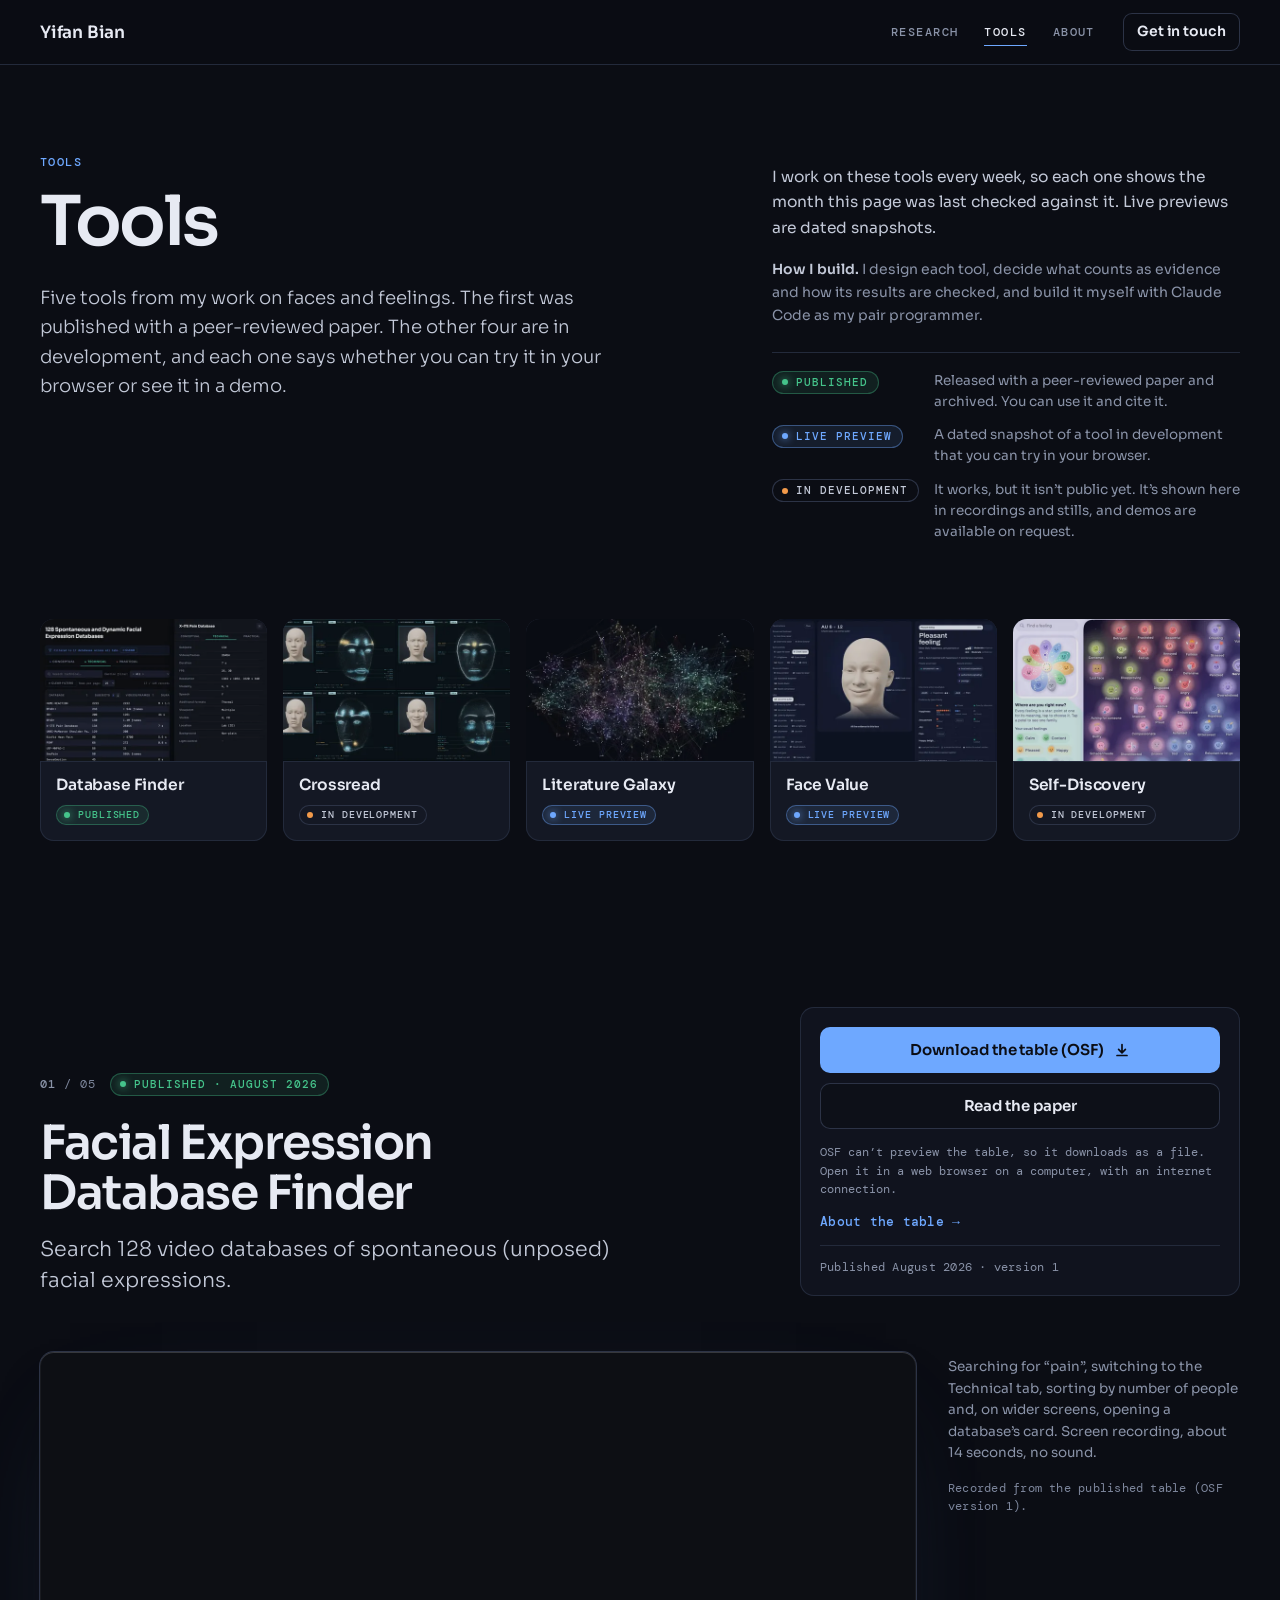
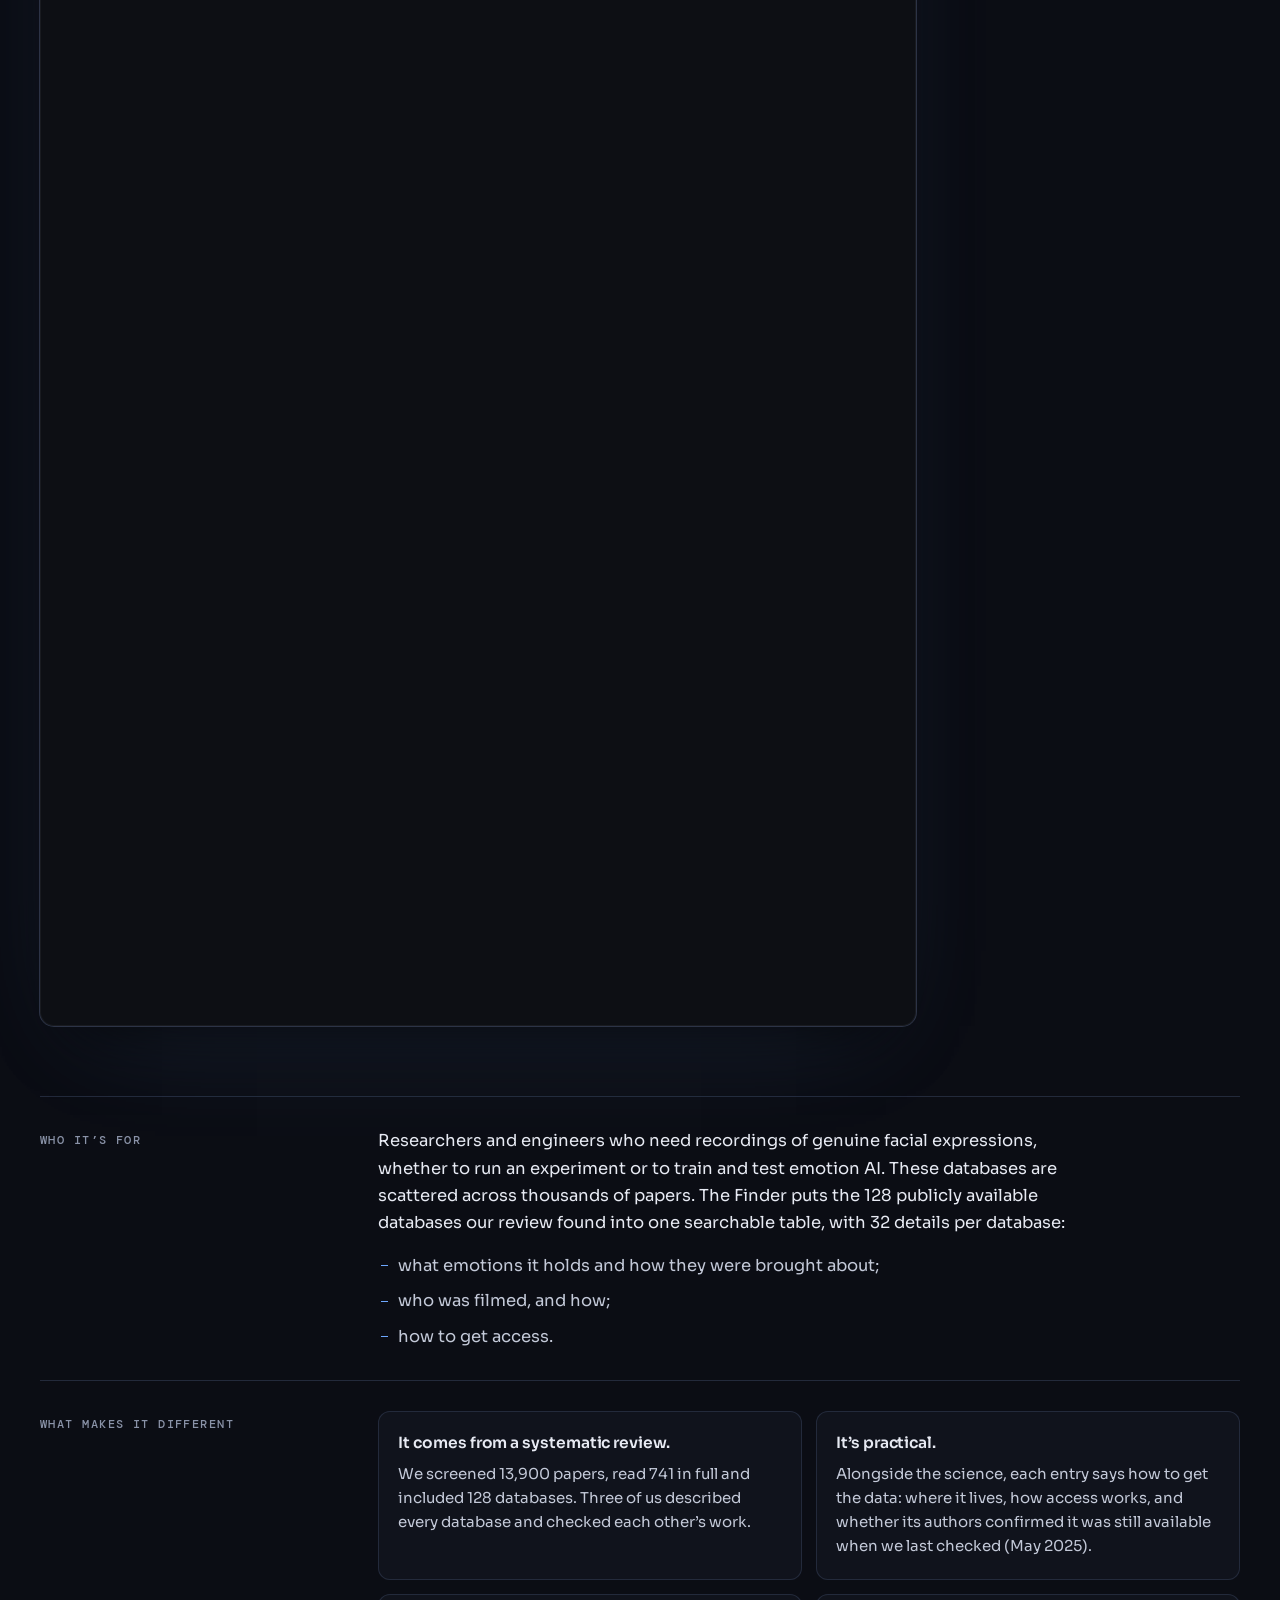
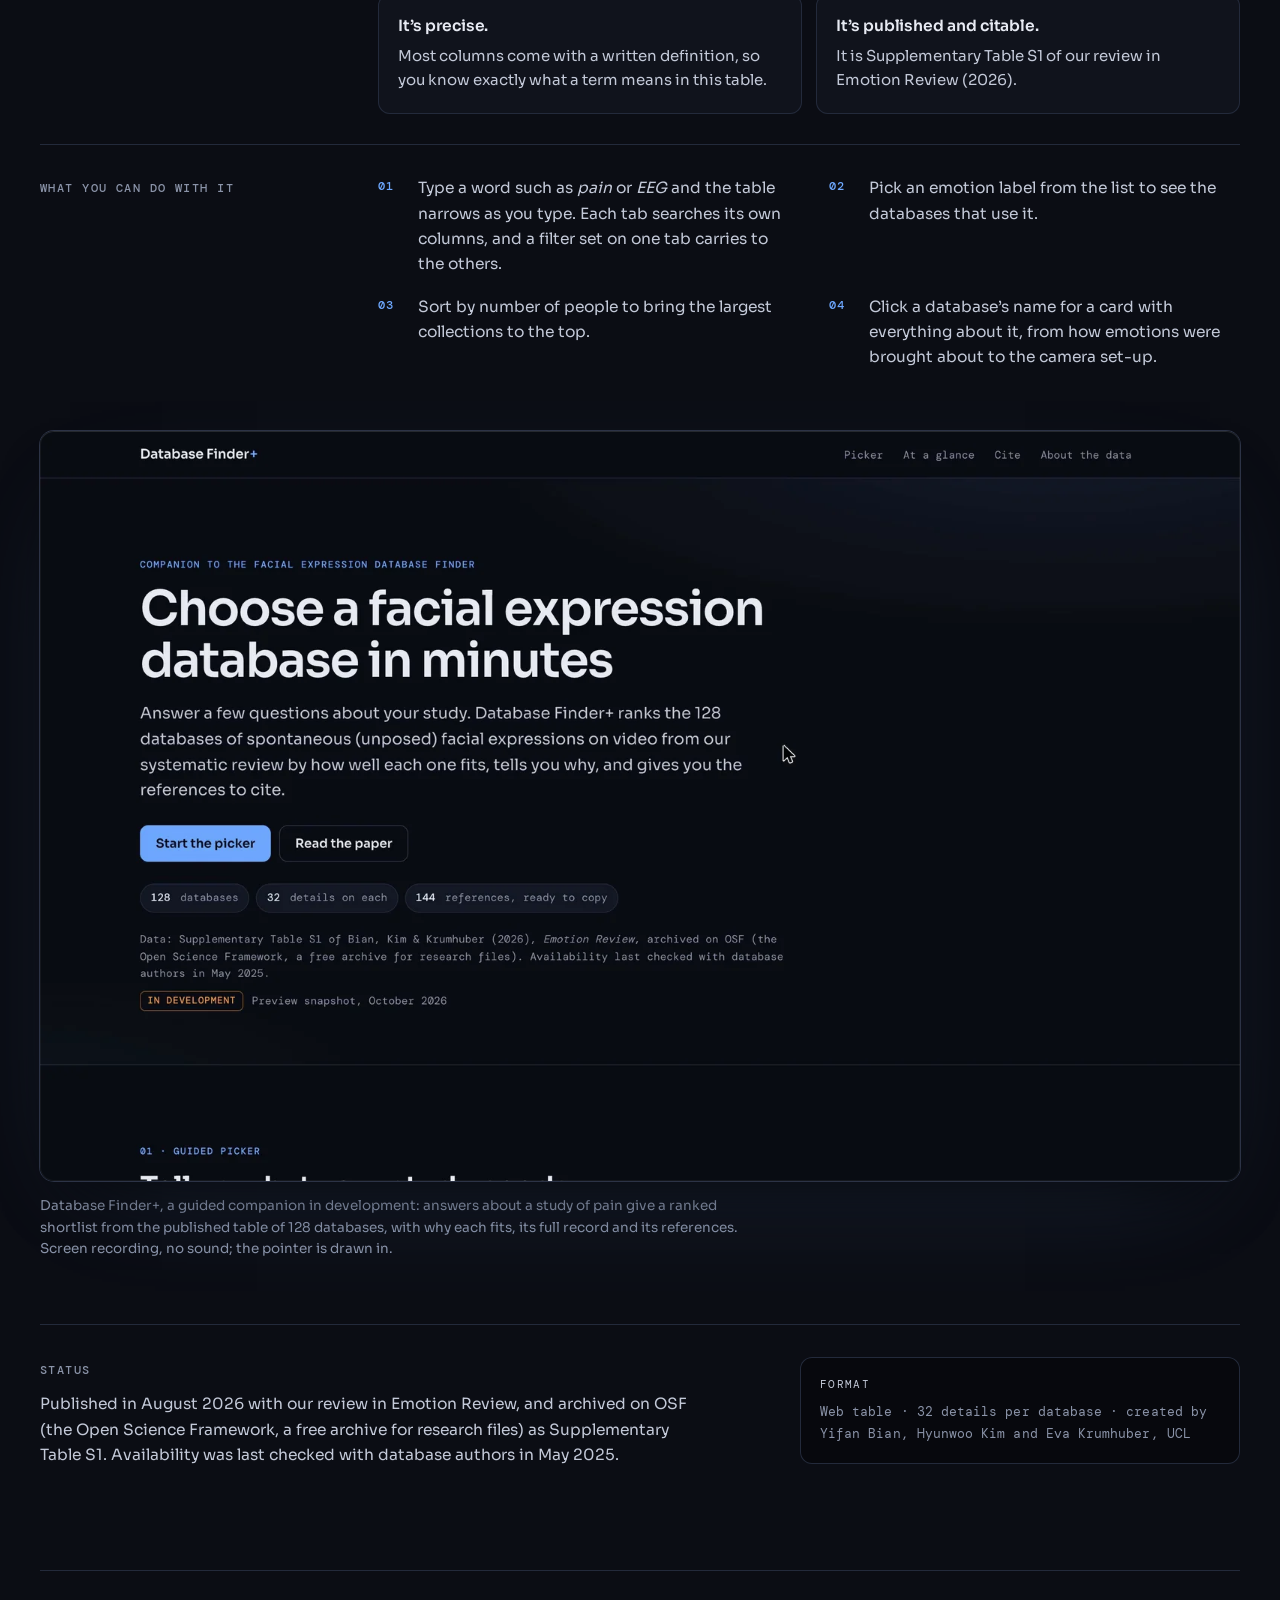
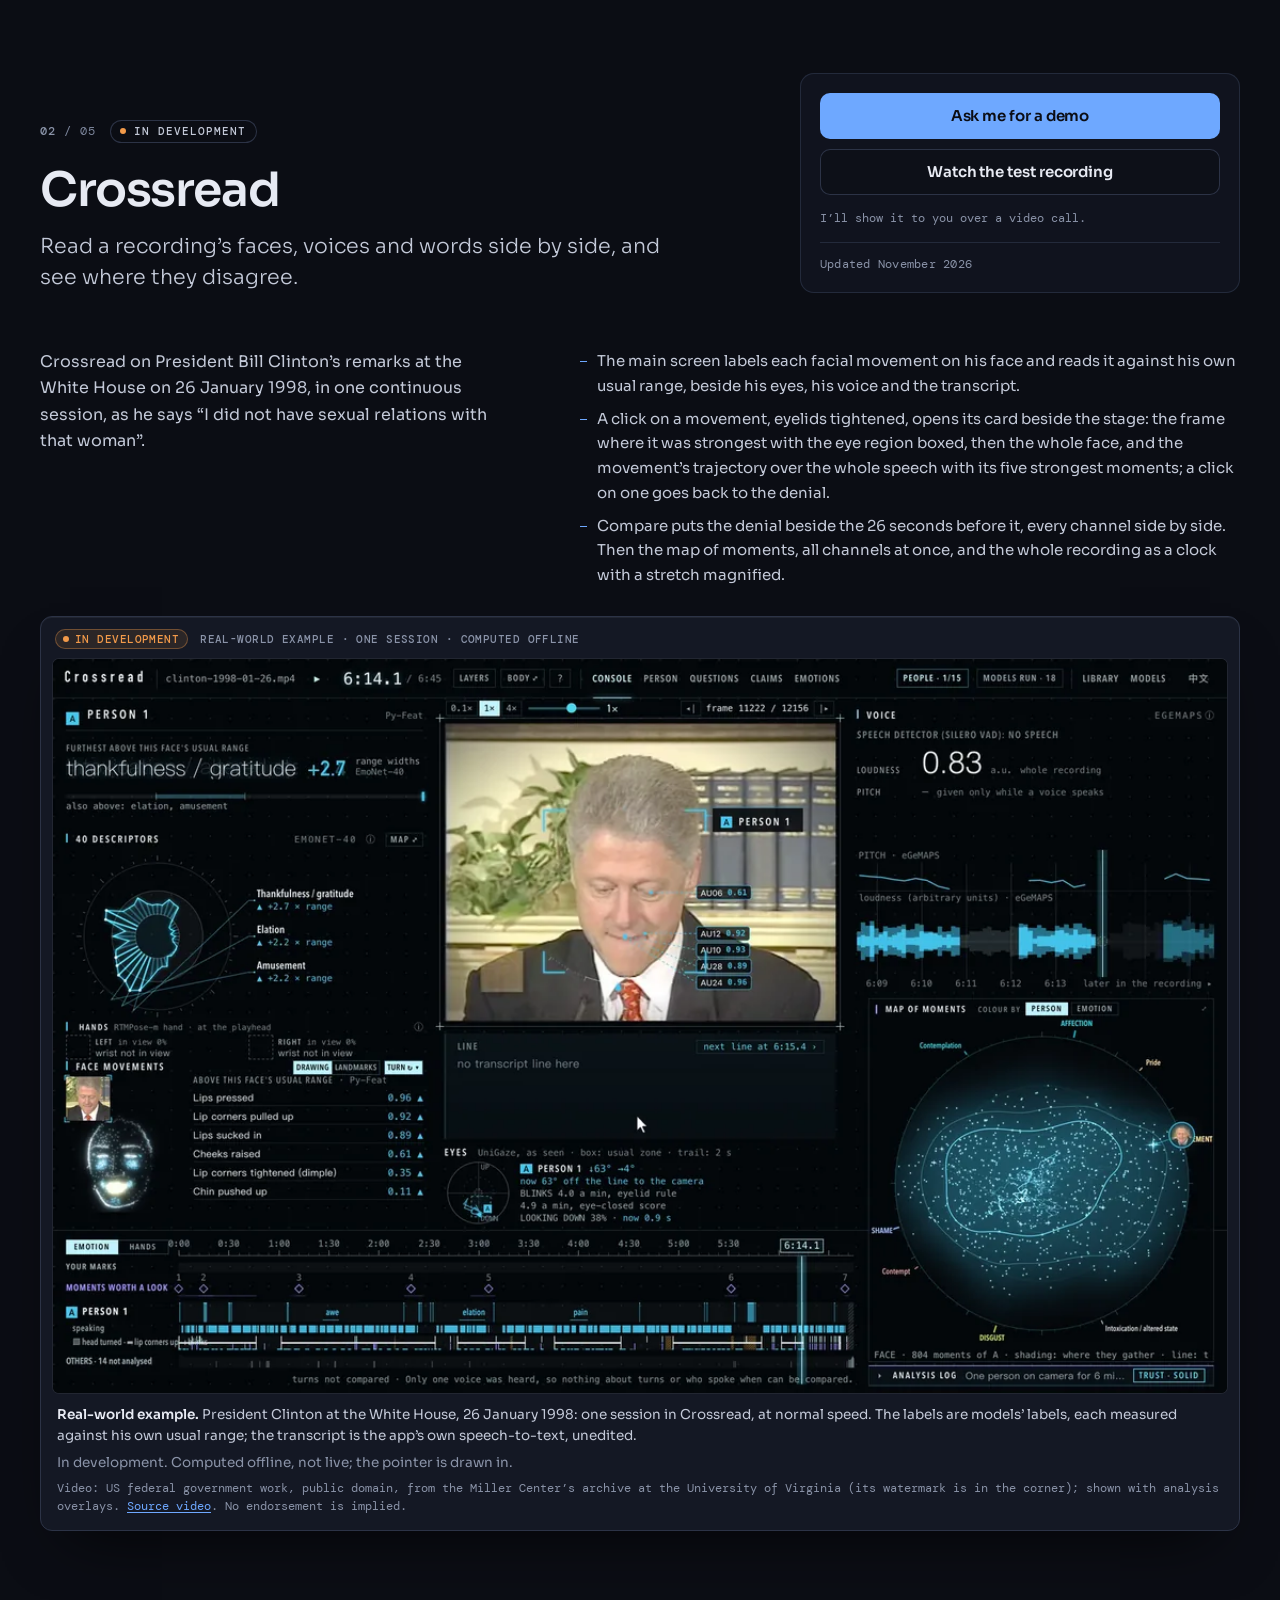
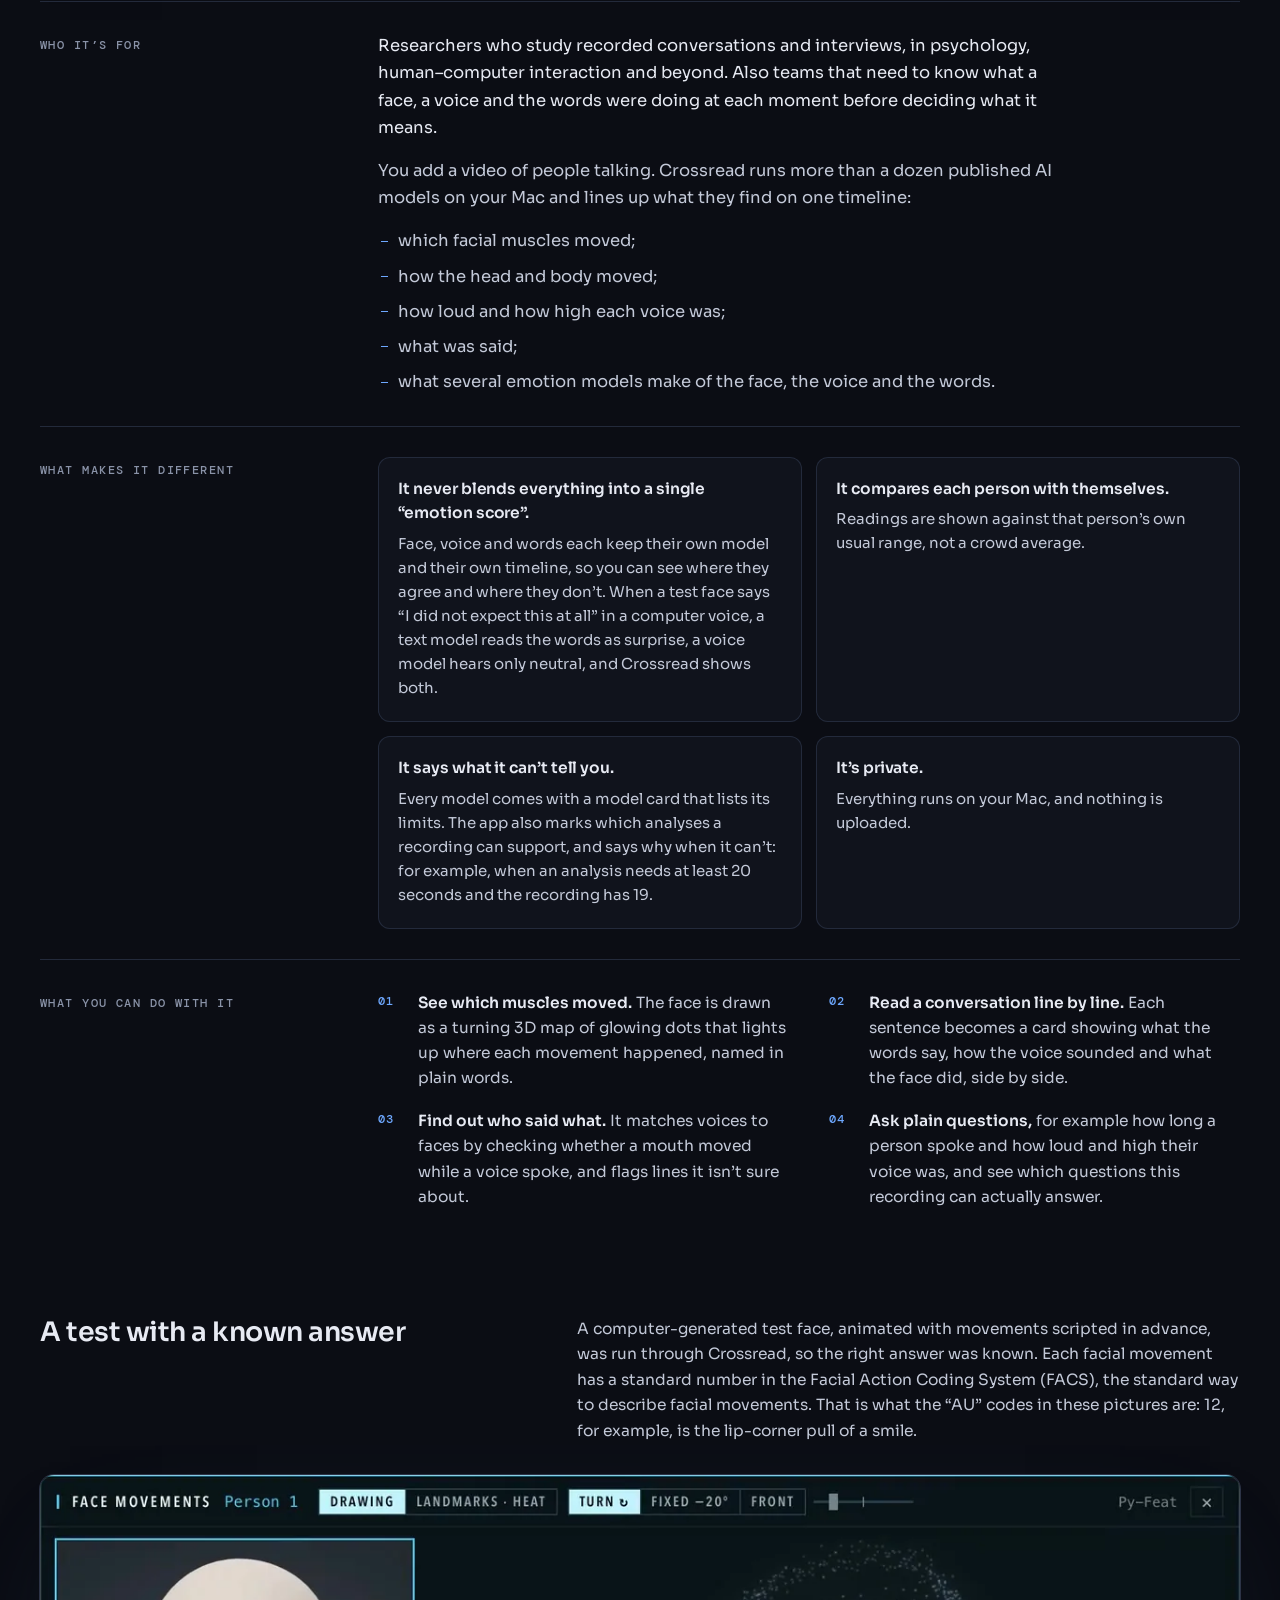
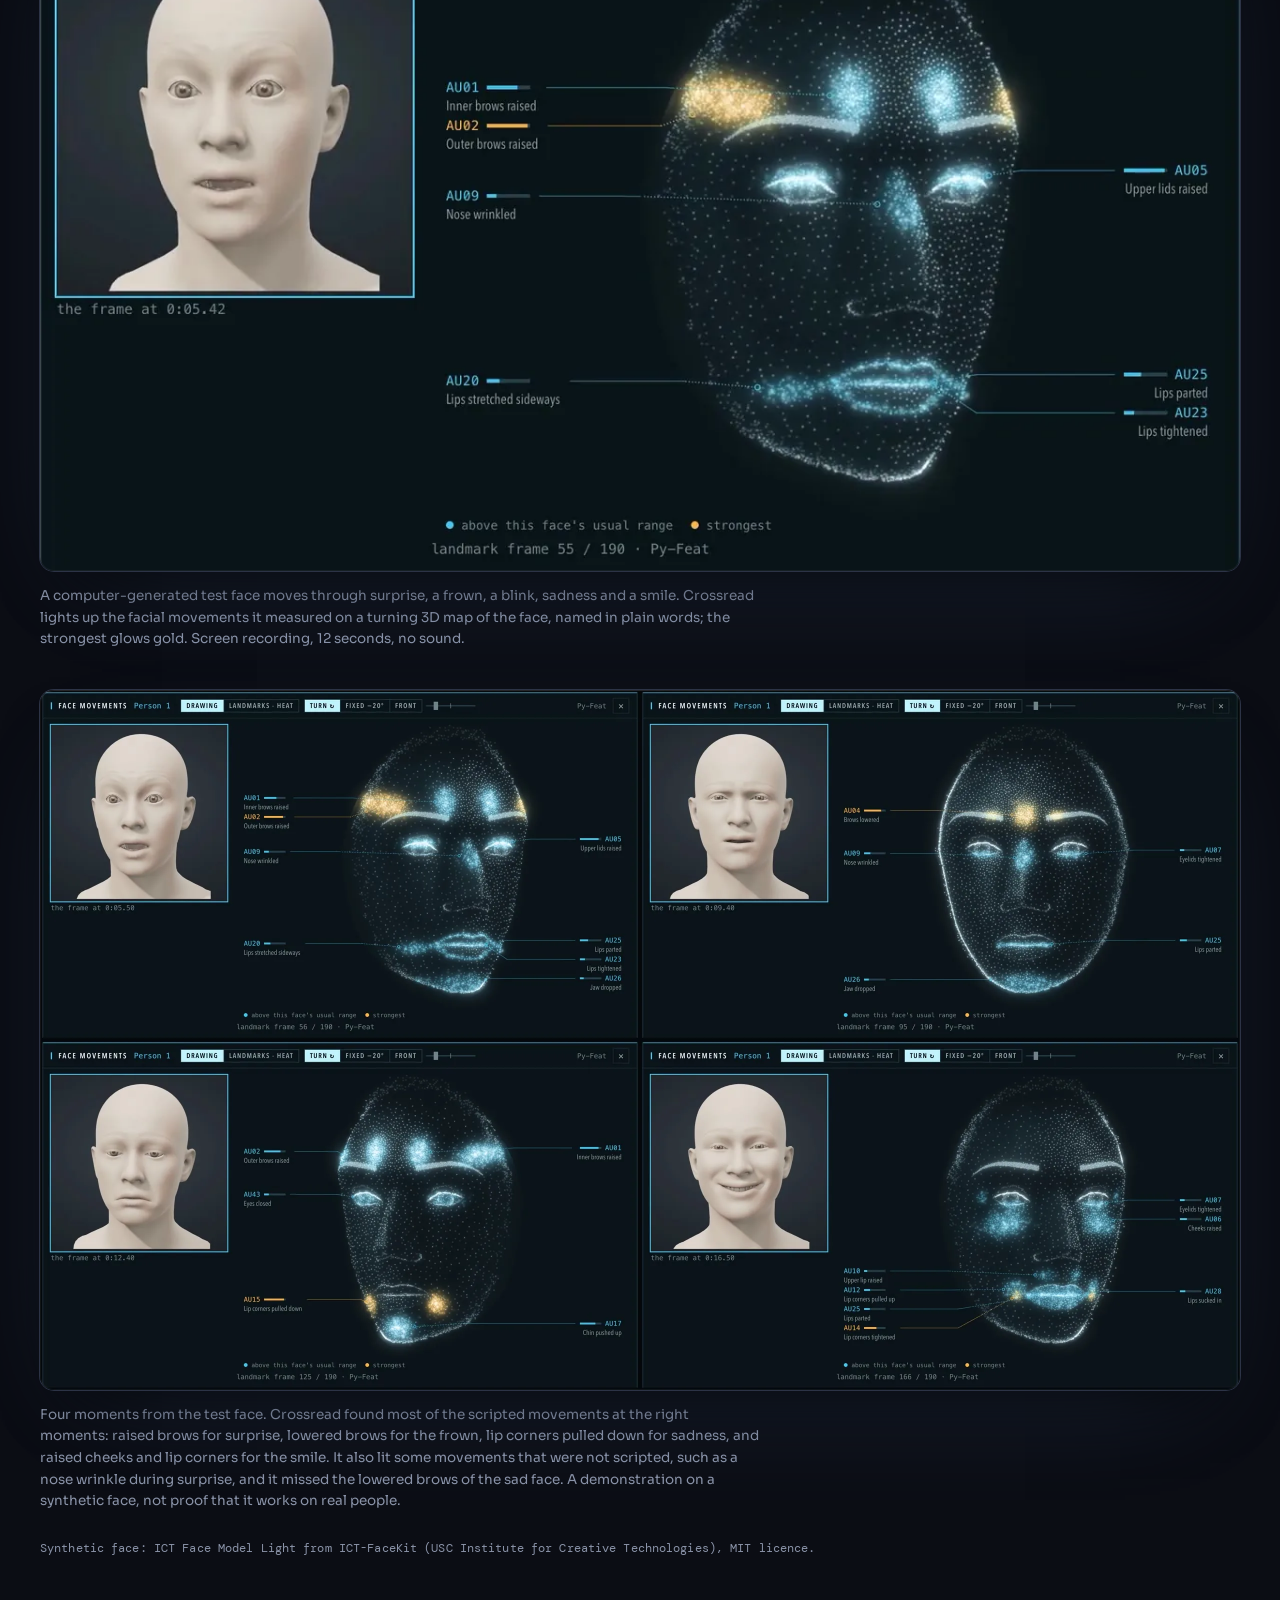
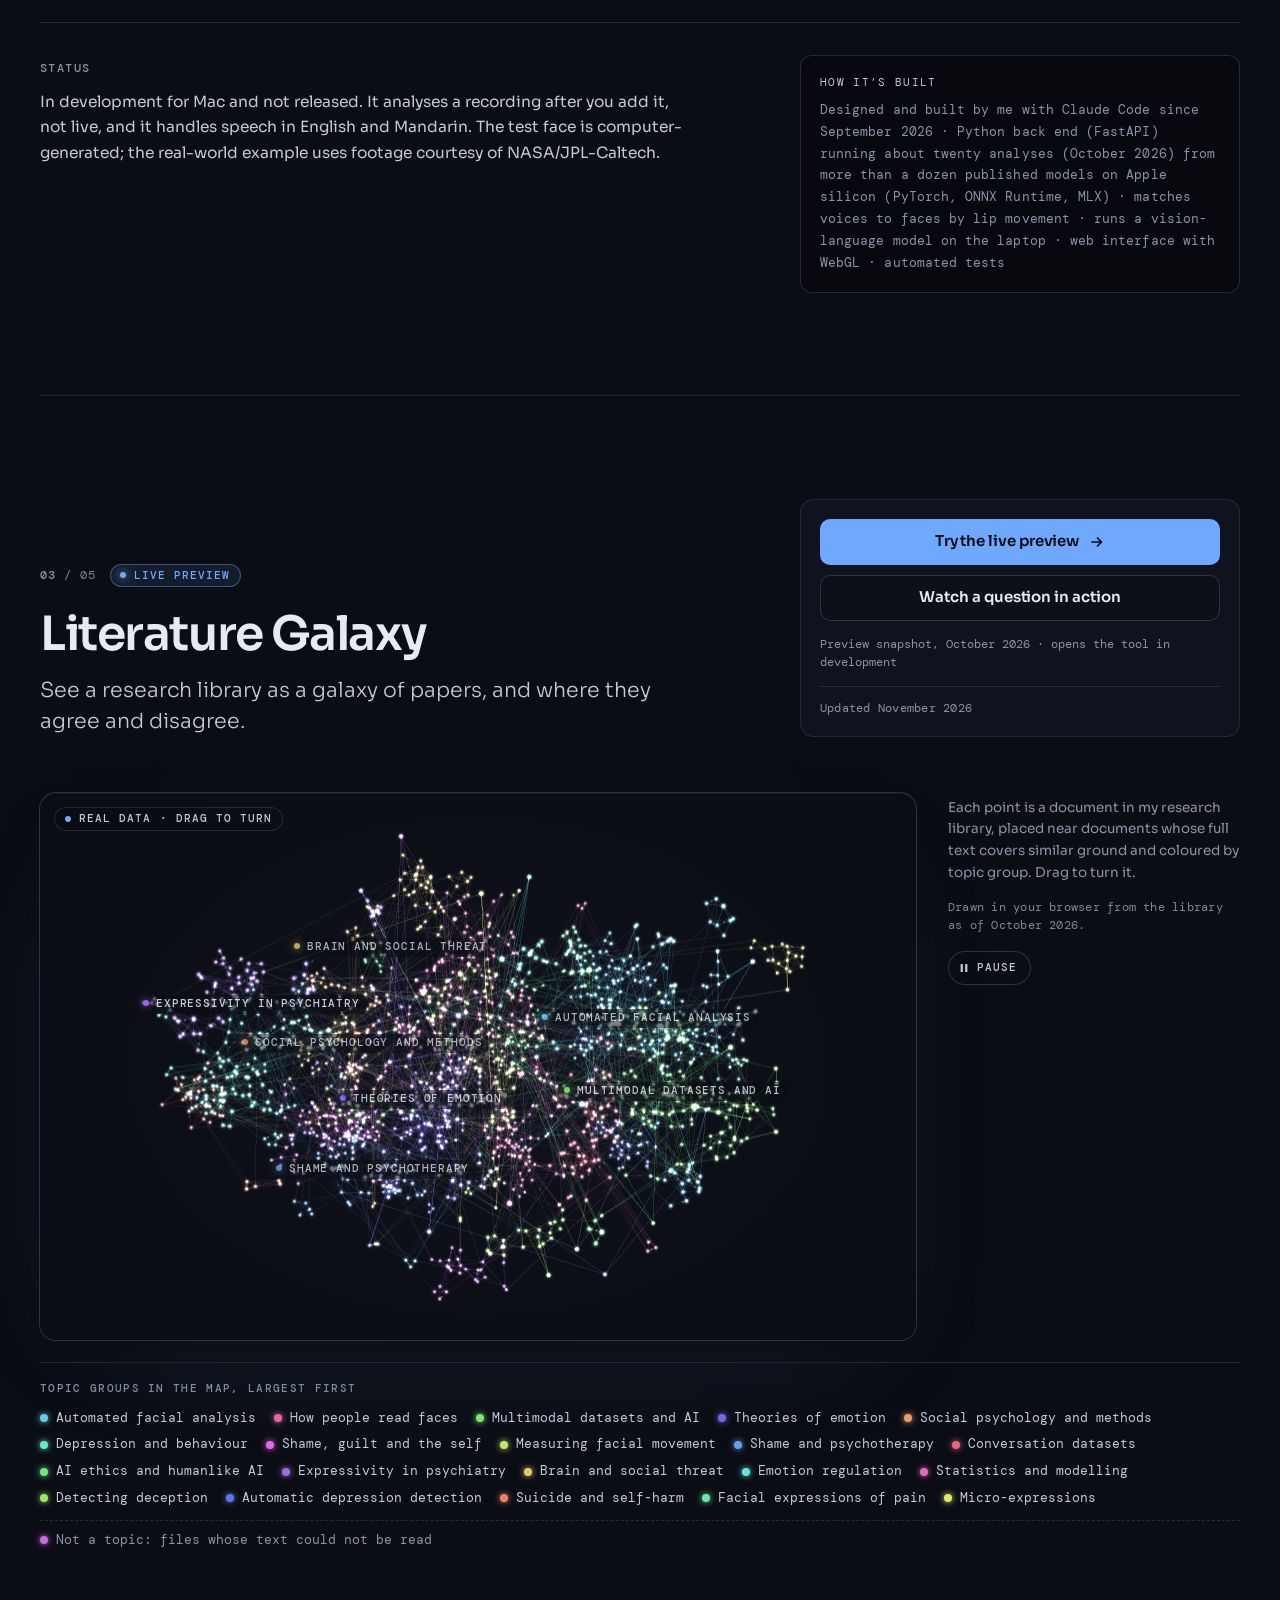
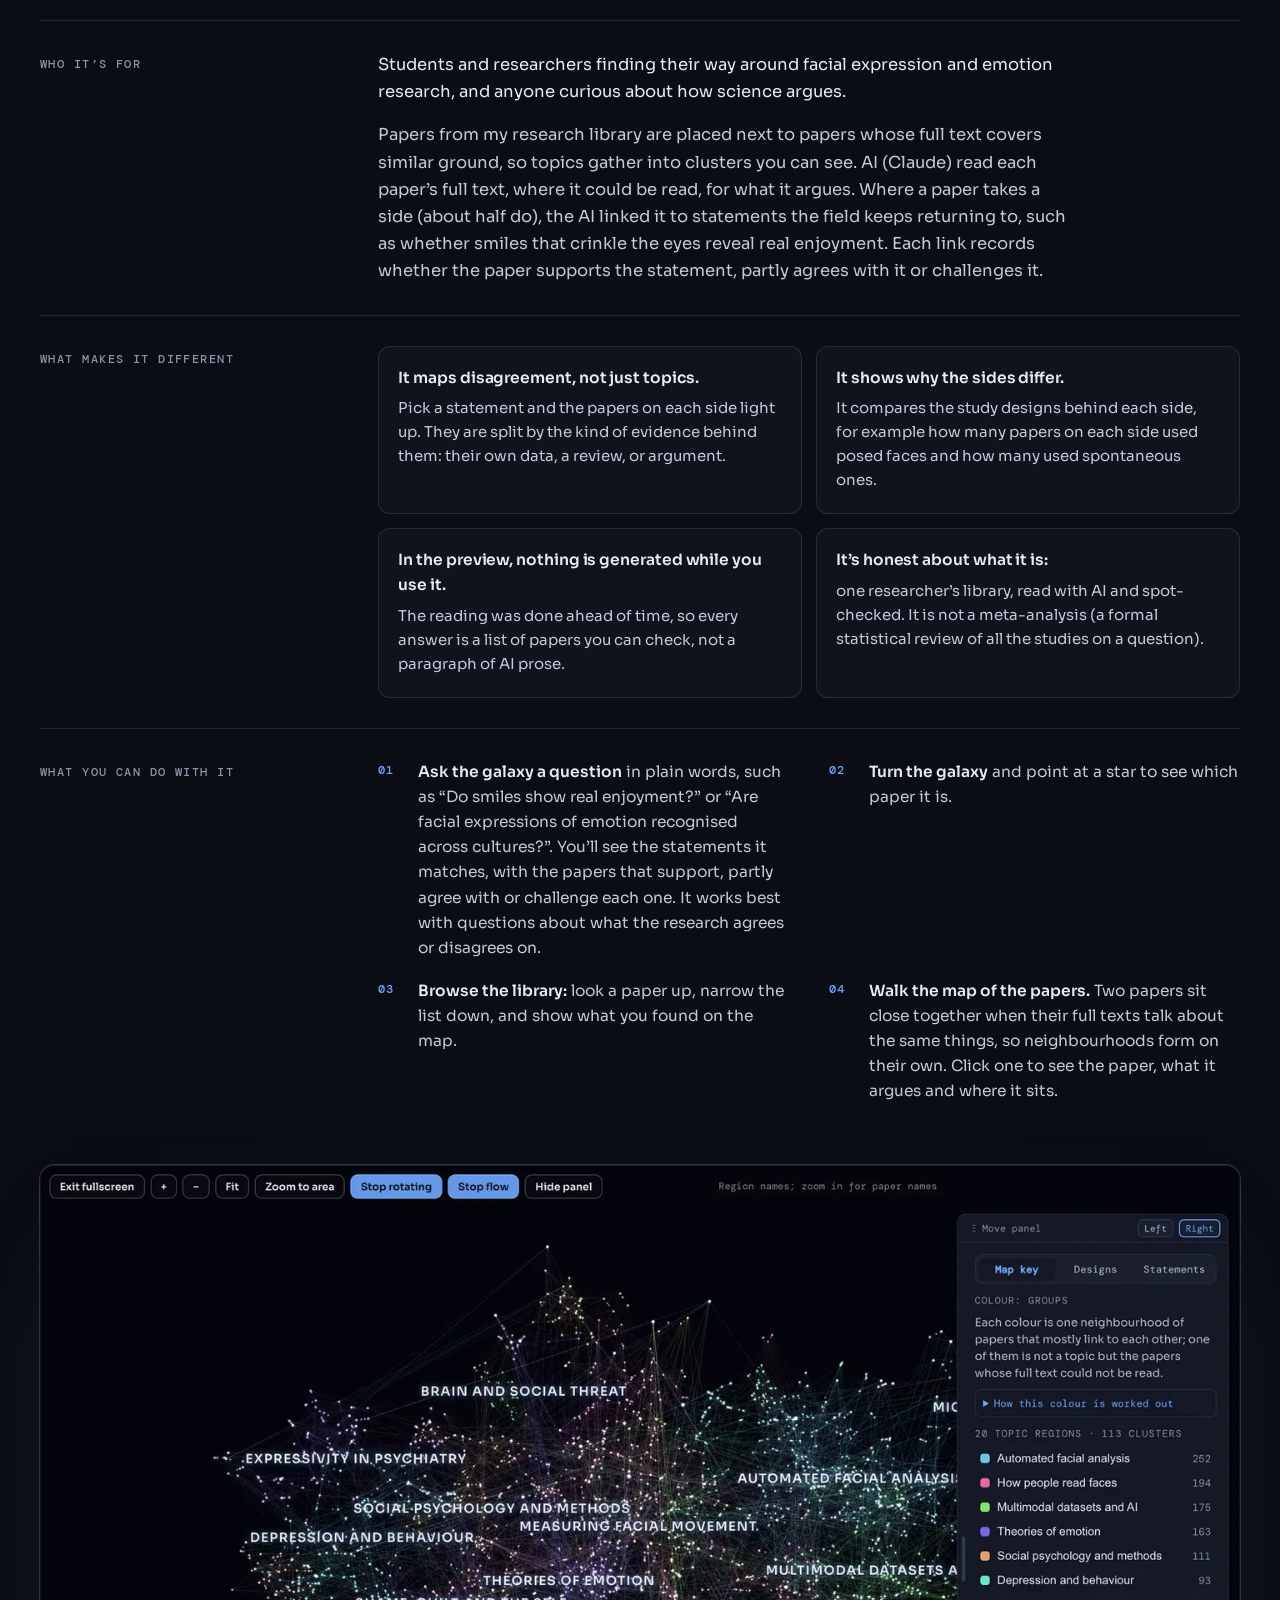
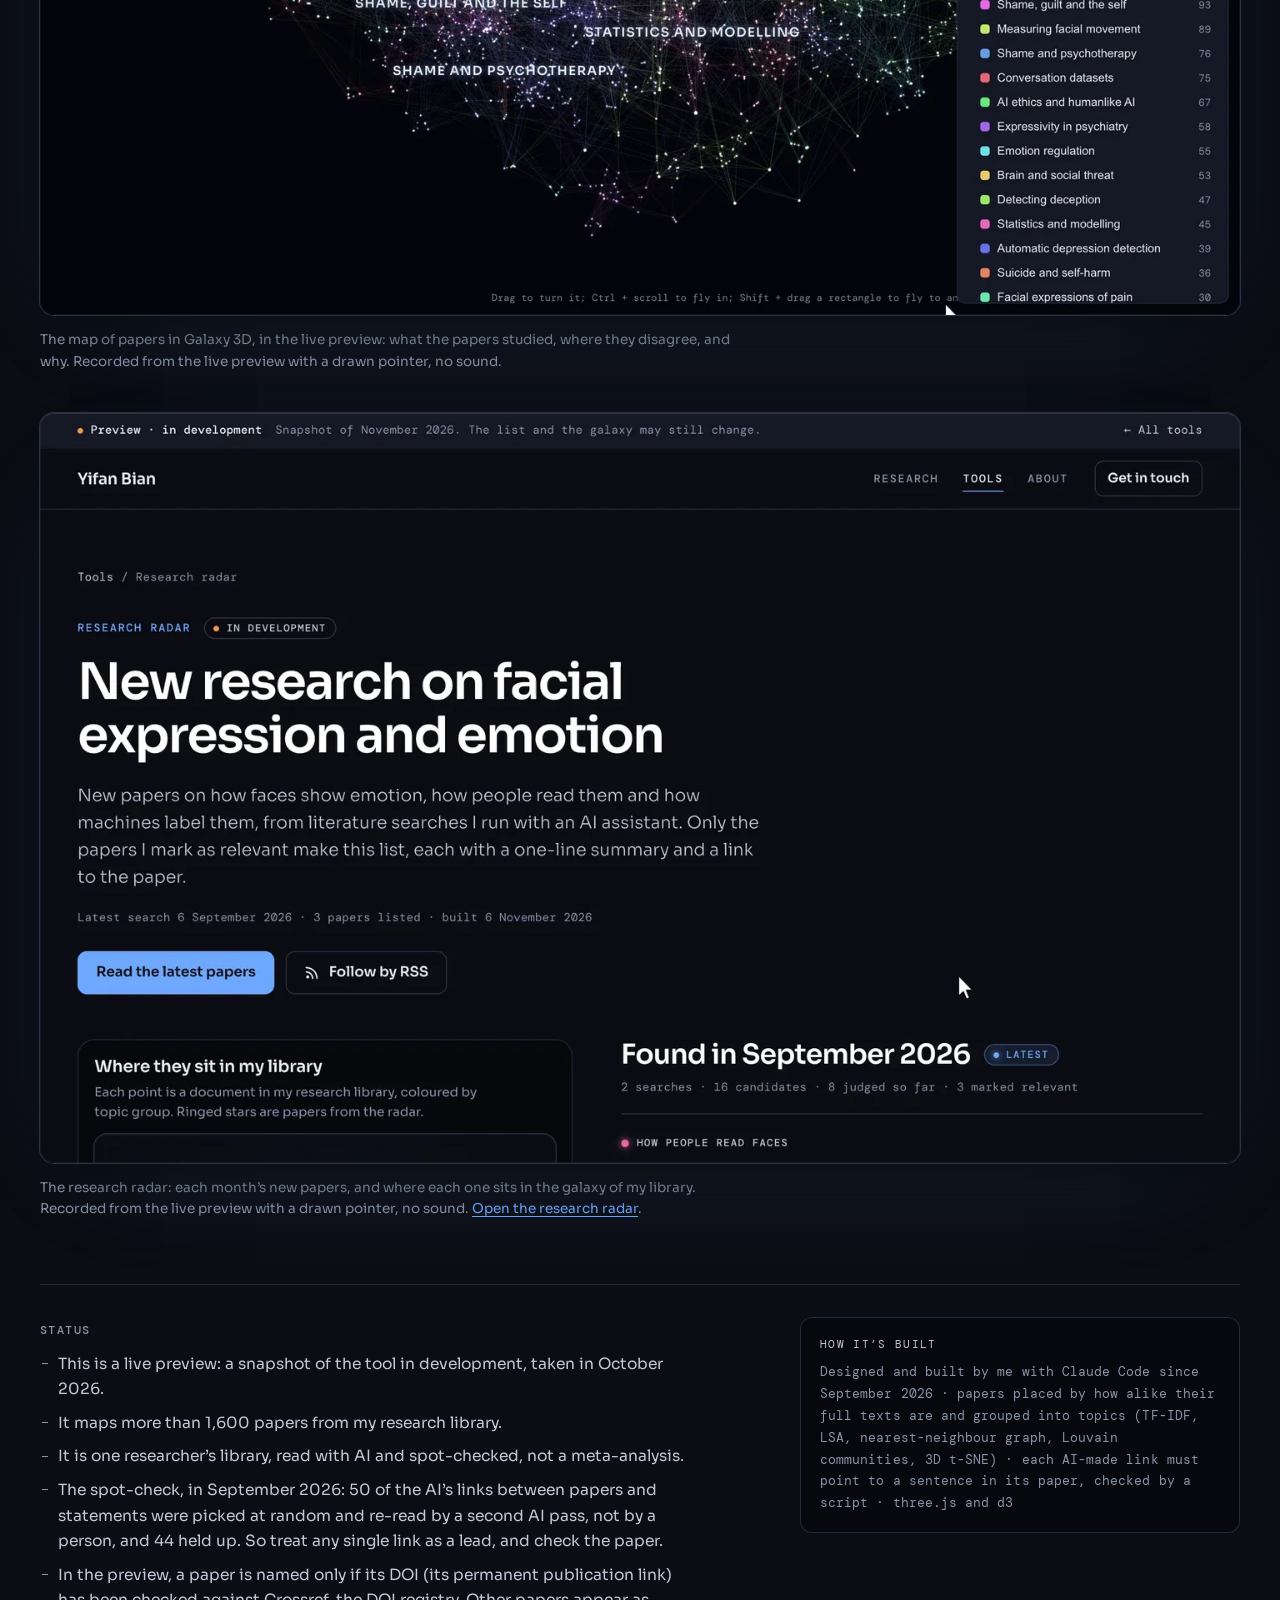
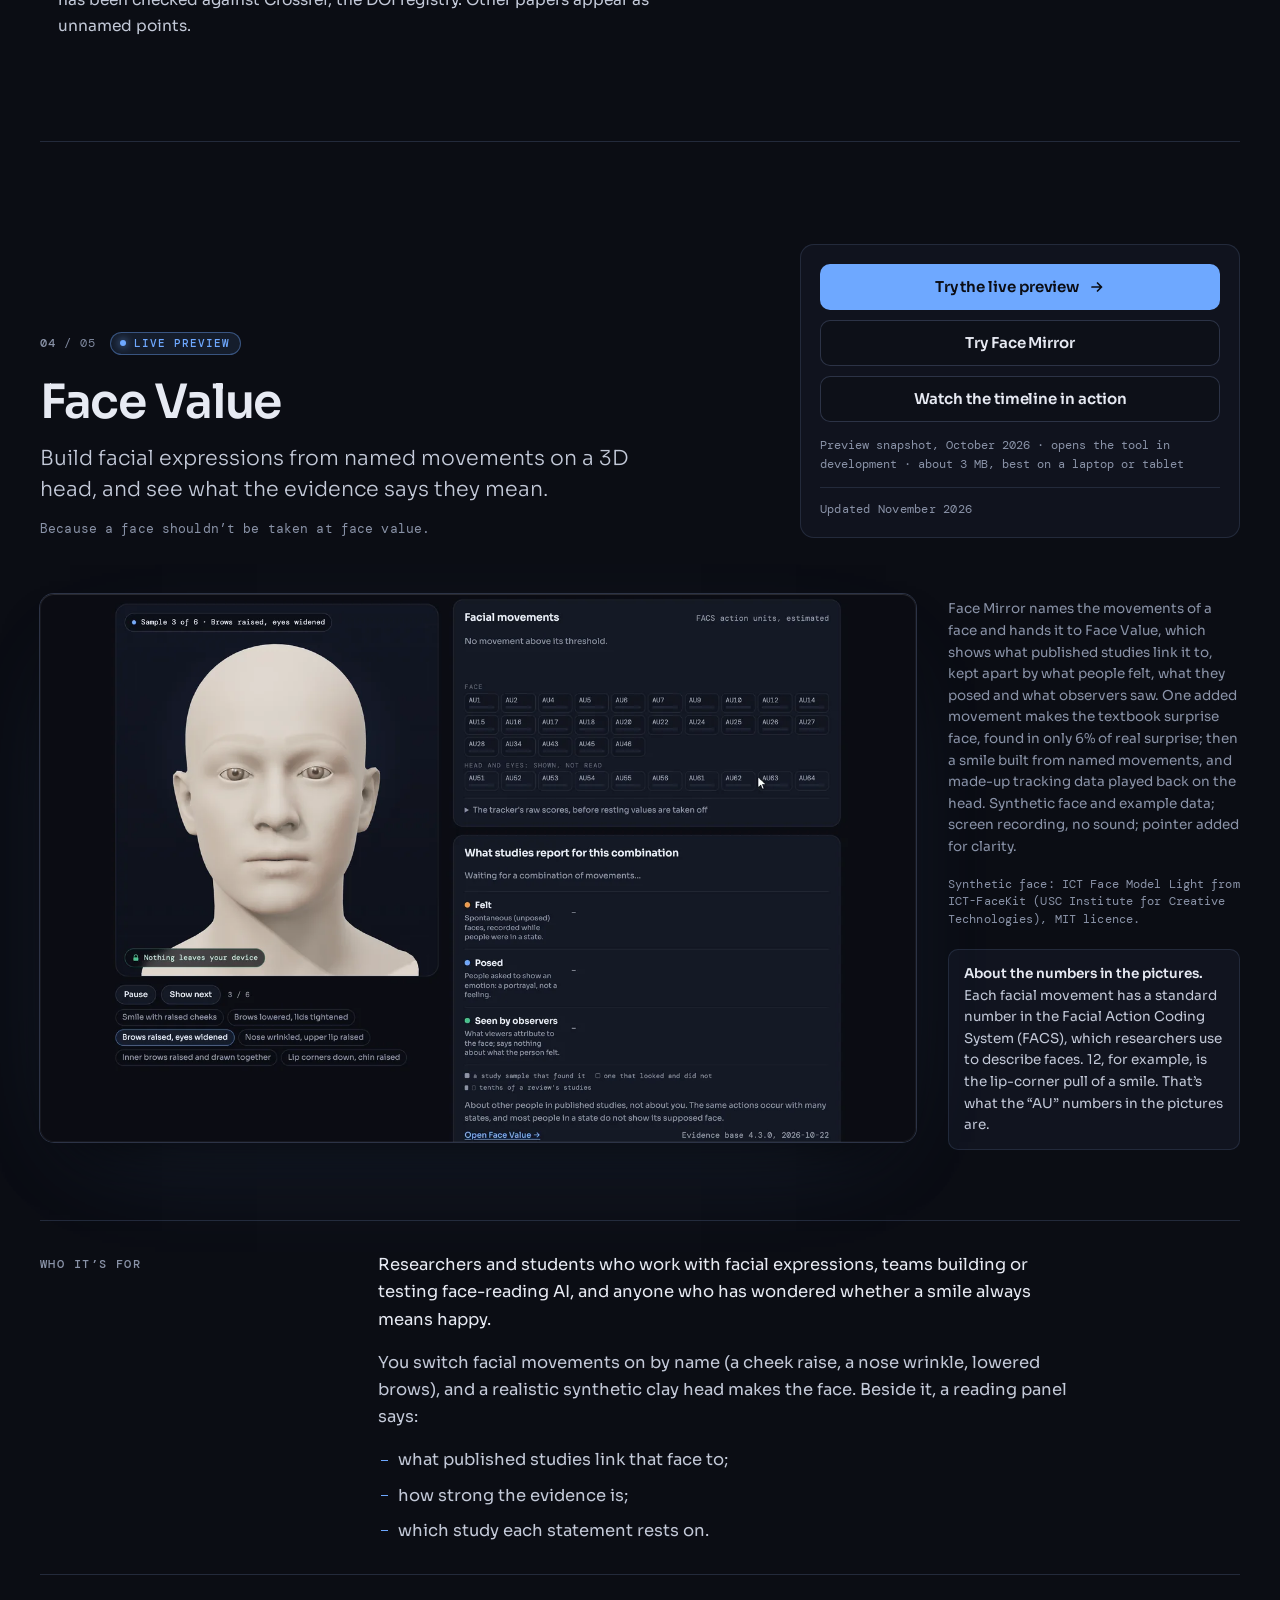
<file: tools.html>
<!doctype html>
<html lang="en-GB">
<head>
<meta charset="utf-8">
<meta name="viewport" content="width=device-width, initial-scale=1">
<title>Tools · Yifan Bian</title>
<meta name="description" content="Five tools by Yifan Bian: a published guide to 128 facial expression databases, and four in development for reading faces, voices and words, mapping research, exploring the evidence on facial expressions, and understanding feelings.">
<meta name="theme-color" content="#0b0d14">
<meta name="color-scheme" content="dark">
<link rel="icon" href="favicon.svg" type="image/svg+xml">
<link rel="icon" href="favicon-32.png" sizes="32x32" type="image/png">
<link rel="apple-touch-icon" href="apple-touch-icon.png">
<link rel="canonical" href="https://yifanbian0724.github.io/tools.html">
<meta property="og:type" content="website">
<meta property="og:url" content="https://yifanbian0724.github.io/tools.html">
<meta property="og:site_name" content="Yifan Bian">
<meta property="og:title" content="Tools · Yifan Bian">
<meta property="og:description" content="A published guide to 128 facial expression databases, and four tools in development for reading faces, voices and words, mapping research, exploring the evidence on facial expressions, and understanding feelings.">
<meta property="og:image" content="https://yifanbian0724.github.io/assets/social.jpg">
<meta property="og:image:width" content="1200">
<meta property="og:image:height" content="630">
<meta property="og:image:alt" content="Yifan Bian, PhD researcher in Experimental Psychology at UCL: how real faces show emotion, and how well AI can read them. Beside the words, a galaxy of glowing points, each a document in the research library.">
<meta name="twitter:card" content="summary_large_image">
<link rel="preload" href="assets/galaxy/galaxy-data.json" as="fetch" crossorigin>
<link rel="preconnect" href="https://fonts.googleapis.com">
<link rel="preconnect" href="https://fonts.gstatic.com" crossorigin>
<link rel="stylesheet" href="https://fonts.googleapis.com/css2?family=DM+Mono:wght@400;500&family=Sora:wght@300..700&display=swap" media="print" onload="this.media='all'">
<noscript><link rel="stylesheet" href="https://fonts.googleapis.com/css2?family=DM+Mono:wght@400;500&family=Sora:wght@300..700&display=swap"></noscript>
<link rel="stylesheet" href="style.css">
<noscript><style>.toggle, .zoom-btn { display: none; } .panel-galaxy > .galaxy { background: url("assets/galaxy/poster.jpg") center / cover no-repeat; }</style></noscript>
</head>
<body class="page-tools">
<a class="skip" href="#main">Skip to content</a>

<header class="site-header" data-header>
  <div class="wrap nav">
    <a class="wordmark" href="index.html">Yifan Bian</a>
    <nav class="nav-links" aria-label="Main">
      <a href="research.html">Research</a>
      <a href="tools.html" aria-current="page">Tools</a>
      <a href="about.html">About</a>
    </nav>
    <a class="btn btn--ghost btn--sm nav-cta" href="#contact" data-site-show="email" hidden>Get in touch</a>
  </div>
</header>

<main id="main">

  <section class="page-intro" aria-labelledby="page-title">
    <div class="wrap">
      <div class="intro-grid">
        <div>
          <p class="eyebrow">Tools</p>
          <h1 class="page-title" id="page-title">Tools</h1>
          <p class="lead">Five tools from my work on faces and feelings. The first was published with a peer-reviewed paper. The other four are in development, and each one says whether you can try it in your browser<span data-site-show="email" hidden> or see it in a demo</span>.</p>
        </div>
        <div class="intro-side">
          <p>I work on these tools every week, so each one shows the month this page was last checked against it. Live previews are dated snapshots.</p>
          <p class="how"><b>How I build.</b> I design each tool, decide what counts as evidence and how its results are checked, and build it myself with Claude Code as my pair programmer.</p>
          <ul class="legend" aria-label="What the labels mean">
            <li><span class="chip chip--published">Published</span><span>Released with a peer-reviewed paper and archived. You can use it and cite it.</span></li>
            <li><span class="chip chip--live">Live preview</span><span>A dated snapshot of a tool in development that you can try in your browser.</span></li>
            <li><span class="chip chip--dev">In development</span><span>It works, but it isn’t public yet. It’s shown here in recordings and stills<span data-site-show="email" hidden>, and demos are available on request</span>.</span></li>
          </ul>
        </div>
      </div>

      <nav class="tool-index" aria-label="Tools on this page" data-tool-index>
        <ol>
          <li><a href="#database-finder"><picture><source type="image/webp" srcset="media/database-finder/thumb.webp"><img class="ti-thumb" src="media/database-finder/thumb.jpg" width="480" height="300" alt="" loading="lazy" decoding="async"></picture><span class="ti-text"><span class="ti-name">Database Finder</span><span class="chip chip--published">Published</span></span></a></li>
          <li><a href="#crossread"><picture><source type="image/webp" srcset="media/crossread/thumb.webp"><img class="ti-thumb" src="media/crossread/thumb.jpg" width="480" height="300" alt="" loading="lazy" decoding="async"></picture><span class="ti-text"><span class="ti-name">Crossread</span><span class="chip chip--dev">In development</span></span></a></li>
          <li><a href="#literature-galaxy"><picture><source type="image/webp" srcset="media/literature-galaxy/thumb.webp"><img class="ti-thumb" src="media/literature-galaxy/thumb.jpg" width="480" height="300" alt="" loading="lazy" decoding="async"></picture><span class="ti-text"><span class="ti-name">Literature Galaxy</span><span class="chip chip--live">Live preview</span></span></a></li>
          <li><a href="#face-value"><picture><source type="image/webp" srcset="media/face-value/thumb.webp"><img class="ti-thumb" src="media/face-value/thumb.jpg" width="480" height="300" alt="" loading="lazy" decoding="async"></picture><span class="ti-text"><span class="ti-name">Face Value</span><span class="chip chip--live">Live preview</span></span></a></li>
          <li><a href="#self-discovery"><picture><source type="image/webp" srcset="media/self-discovery/thumb.webp"><img class="ti-thumb" src="media/self-discovery/thumb.jpg" width="480" height="300" alt="" loading="lazy" decoding="async"></picture><span class="ti-text"><span class="ti-name">Self-Discovery</span><span class="chip chip--dev">In development</span></span></a></li>
        </ol>
      </nav>
    </div>
  </section>

  <nav class="jumpbar" aria-label="Jump to a tool" data-jumpbar>
    <div class="wrap">
      <ol>
        <li><a href="#database-finder" style="--c: var(--green)"><i aria-hidden="true"></i>Database Finder</a></li>
        <li><a href="#crossread" style="--c: var(--orange)"><i aria-hidden="true"></i>Crossread</a></li>
        <li><a href="#literature-galaxy" style="--c: var(--accent)"><i aria-hidden="true"></i>Literature Galaxy</a></li>
        <li><a href="#face-value" style="--c: var(--accent)"><i aria-hidden="true"></i>Face Value</a></li>
        <li><a href="#self-discovery" style="--c: var(--orange)"><i aria-hidden="true"></i>Self-Discovery</a></li>
      </ol>
    </div>
  </nav>

  <div class="wrap">

<!-- TOOL: database-finder -->
    <article class="tool" id="database-finder" data-tool="database-finder" aria-labelledby="t-database-finder">
      <header class="tool-head">
        <div>
          <p class="tool-kicker"><span class="idx"><b>01</b> / 05</span><span class="chip chip--published">Published · August 2026</span></p>
          <h2 class="tool-name" id="t-database-finder">Facial Expression Database Finder</h2>
          <p class="tool-promise">Search 128 video databases of spontaneous (unposed) facial expressions.</p>
        </div>
        <div class="tool-cta">
          <div class="btn-row">
            <a class="btn" href="https://osf.io/7f6xt/files/h64ds">Download the table (OSF) <svg viewBox="0 0 16 16" fill="none" aria-hidden="true"><path d="M8 2.5v8M4.6 7.4 8 10.8l3.4-3.4M3 13.5h10" stroke="currentColor" stroke-width="1.7" stroke-linecap="round" stroke-linejoin="round"/></svg></a>
            <a class="btn btn--ghost" href="https://doi.org/10.1177/17540739261478876">Read the paper</a>
          </div>
          <p class="microcopy">OSF can’t preview the table, so it downloads as a file. Open it in a web browser on a computer, with an internet connection.</p>
          <a class="arrow-link" href="database-finder.html">About the table</a>
          <p class="date-line">Published August 2026 · version 1</p>
        </div>
      </header>

      <div class="tool-lead media-split reveal">
        <figure>
          <div class="shot">
            <div class="loop" id="v-dbf" data-loop data-src="media/database-finder/search-loop.mp4" data-src-phone="media/database-finder/search-loop-phone.mp4">
              <picture><source media="(max-width: 640px)" type="image/webp" srcset="media/database-finder/search-loop-phone-poster.webp" width="720" height="1047"><source media="(max-width: 640px)" srcset="media/database-finder/search-loop-phone-poster.jpg" width="720" height="1047"><source type="image/webp" srcset="media/database-finder/search-loop-poster.webp"><img src="media/database-finder/search-loop-poster.jpg" width="1600" height="1116" loading="lazy" decoding="async"
                   alt="The published table after typing “pain”: 17 of 128 databases on its Technical tab, sorted by number of people with the largest first (HUME-REACTION, 2,222 people)."
                   aria-describedby="vd-dbf"></picture>
              <video muted loop playsinline preload="none" aria-hidden="true" tabindex="-1"></video>
            </div>
            <p class="sr-only" id="vd-dbf">The recording: someone types “pain” into the search box and the count drops from 128 to 17 databases. They switch to the Technical tab, where the same 17 remain, and sort them by number of people so the largest collections come first. On wider screens they also open the card for the X-ITE Pain Database on its technical details (number of people and videos, clip length, frame rate, resolution, sound and speech, thermal video, camera viewpoint and setting) and close it again. Then they go back to the first tab and clear the search, and all 128 databases return.</p>
          </div>
        </figure>
        <div class="side-cap">
          <p class="cap">Searching for “pain”, switching to the Technical tab, sorting by number of people and, on wider screens, opening a database’s card. Screen recording, about 14 seconds, no sound.</p>
          <p class="rec">Recorded from the published table (OSF version 1).</p>
          <p class="rm-note">Paused because your device asks for less motion.</p>
          <button class="toggle" type="button" data-loop-toggle="v-dbf" aria-label="Pause the recording" hidden><svg class="ico ico-pause" viewBox="0 0 10 10" aria-hidden="true"><rect x="1.6" y="1" width="2.3" height="8" rx=".6" fill="currentColor"/><rect x="6.1" y="1" width="2.3" height="8" rx=".6" fill="currentColor"/></svg><svg class="ico ico-play" viewBox="0 0 10 10" aria-hidden="true"><path d="M2.3 1.1v7.8L8.9 5z" fill="currentColor"/></svg><span data-label>Pause</span></button>
        </div>
      </div>

      <div class="tool-detail">
        <section class="detail-row reveal" data-fold>
          <h3 class="detail-label"><button class="fold-btn" type="button" aria-expanded="true">Who it’s for<svg class="chev" viewBox="0 0 10 10" aria-hidden="true"><path d="M2 3.5 5 6.5 8 3.5" fill="none" stroke="currentColor" stroke-width="1.4" stroke-linecap="round" stroke-linejoin="round"/></svg></button></h3>
          <div class="detail-body" data-fold-body>
            <p>Researchers and engineers who need recordings of genuine facial expressions, whether to run an experiment or to train and test emotion AI. These databases are scattered across thousands of papers. The Finder puts the 128 publicly available databases our review found into one searchable table, with 32 details per database:</p>
            <ul class="plain-list">
              <li class="plain">what emotions it holds and how they were brought about;</li>
              <li class="plain">who was filmed, and how;</li>
              <li class="plain">how to get access.</li>
            </ul>
          </div>
        </section>
        <section class="detail-row reveal" data-fold>
          <h3 class="detail-label"><button class="fold-btn" type="button" aria-expanded="true">What makes it different<svg class="chev" viewBox="0 0 10 10" aria-hidden="true"><path d="M2 3.5 5 6.5 8 3.5" fill="none" stroke="currentColor" stroke-width="1.4" stroke-linecap="round" stroke-linejoin="round"/></svg></button></h3>
          <ul class="features" data-fold-body>
            <li><b>It comes from a systematic review.</b> We screened 13,900 papers, read 741 in full and included 128 databases. Three of us described every database and checked each other’s work.</li>
            <li><b>It’s practical.</b> Alongside the science, each entry says how to get the data: where it lives, how access works, and whether its authors confirmed it was still available when we last checked (May 2025).</li>
            <li><b>It’s precise.</b> Most columns come with a written definition, so you know exactly what a term means in this table.</li>
            <li><b>It’s published and citable.</b> It is Supplementary Table S1 of our review in Emotion Review (2026).</li>
          </ul>
        </section>
        <section class="detail-row reveal" data-fold>
          <h3 class="detail-label"><button class="fold-btn" type="button" aria-expanded="true">What you can do with it<svg class="chev" viewBox="0 0 10 10" aria-hidden="true"><path d="M2 3.5 5 6.5 8 3.5" fill="none" stroke="currentColor" stroke-width="1.4" stroke-linecap="round" stroke-linejoin="round"/></svg></button></h3>
          <ol class="dos" data-fold-body>
            <li>Type a word such as <i>pain</i> or <i>EEG</i> and the table narrows as you type. Each tab searches its own columns, and a filter set on one tab carries to the others.</li>
            <li>Pick an emotion label from the list to see the databases that use it.</li>
            <li>Sort by number of people to bring the largest collections to the top.</li>
            <li>Click a database’s name for a card with everything about it, from how emotions were brought about to the camera set-up.</li>
          </ol>
        </section>
      </div>

      <div class="gallery" aria-label="Database Finder+, in development">
        <figure class="g-12 reveal">
          <div class="shot">
            <div class="loop" id="v-dfp-tour" data-loop data-src="media/database-finder/database-finder-tour-v2.mp4">
              <picture><source type="image/webp" srcset="media/database-finder/database-finder-tour-poster.webp"><img src="media/database-finder/database-finder-tour-poster.jpg" width="1600" height="1000" loading="lazy" decoding="async"
                   alt="Database Finder+, in development, finding databases for a study of pain. Picking pain narrows the 128 databases to 16. Adding pain or cold as the way emotions were brought about, body signals as a nice-to-have and at least 25 frames a second gives a ranked shortlist with BioVid Heat Pain first. Then its fit to each answer, and its full record (how it was filmed). Then the shortlist’s references in the citation helper, copied in APA. Then charts of what the 128 databases hold."
                   aria-describedby="vd-v-dfp-tour"></picture>
              <video muted loop playsinline preload="none" aria-hidden="true" tabindex="-1"></video>
            </div>
            <p class="sr-only" id="vd-v-dfp-tour">Database Finder+, in development, finding databases for a study of pain. Picking pain narrows the 128 databases to 16. Adding pain or cold as the way emotions were brought about, body signals as a nice-to-have and at least 25 frames a second gives a ranked shortlist with BioVid Heat Pain first. Then its fit to each answer, and its full record (how it was filmed). Then the shortlist’s references in the citation helper, copied in APA. Then charts of what the 128 databases hold.</p>
          </div>
          <figcaption class="cap-row">
            <span class="cap">Database Finder+, a guided companion in development: answers about a study of pain give a ranked shortlist from the published table of 128 databases, with why each fits, its full record and its references. Screen recording, no sound; the pointer is drawn in.<span class="rm-note">Paused because your device asks for less motion.</span></span>
            <button class="toggle" type="button" data-loop-toggle="v-dfp-tour" aria-label="Pause the recording" hidden><svg class="ico ico-pause" viewBox="0 0 10 10" aria-hidden="true"><rect x="1.6" y="1" width="2.3" height="8" rx=".6" fill="currentColor"/><rect x="6.1" y="1" width="2.3" height="8" rx=".6" fill="currentColor"/></svg><svg class="ico ico-play" viewBox="0 0 10 10" aria-hidden="true"><path d="M2.3 1.1v7.8L8.9 5z" fill="currentColor"/></svg><span data-label>Pause</span></button>
          </figcaption>
        </figure>
      </div>

      <footer class="tool-foot reveal">
        <section class="status-block" aria-labelledby="s-database-finder">
          <h3 class="detail-label" id="s-database-finder">Status</h3>
          <p>Published in August 2026 with our review in Emotion Review, and archived on OSF (the Open Science Framework, a free archive for research files) as Supplementary Table S1. Availability was last checked with database authors in May 2025.</p>
        </section>
        <p class="spec"><span class="spec-label">Format</span>Web table · 32 details per database · created by Yifan Bian, Hyunwoo Kim and Eva Krumhuber, UCL</p>
      </footer>
    </article>
<!-- /TOOL -->

<!-- TOOL: crossread -->
    <article class="tool" id="crossread" data-tool="crossread" aria-labelledby="t-crossread">
      <header class="tool-head">
        <div>
          <p class="tool-kicker"><span class="idx"><b>02</b> / 05</span><span class="chip chip--dev">In development</span></p>
          <h2 class="tool-name" id="t-crossread">Crossread</h2>
          <p class="tool-promise">Read a recording’s faces, voices and words side by side, and see where they disagree.</p>
        </div>
        <div class="tool-cta">
          <div class="btn-row">
            <a class="btn" href="#contact" data-demo="Crossread" data-site-show="email" hidden>Ask me for a demo</a>
            <button class="btn btn--ghost" type="button" data-play-target="v-cr-test">Watch the test recording</button>
          </div>
          <p class="microcopy" data-site-show="email" hidden>I’ll show it to you over a video call.</p>
          <p class="date-line">Updated November 2026</p>
        </div>
      </header>

      <div class="tool-lead reveal">
        <div class="lead-in">
          <p>Crossread on President Bill Clinton’s remarks at the White House on 26 January 1998, in one continuous session, as he says “I did not have sexual relations with that woman”.</p>
          <ul>
            <li>The main screen labels each facial movement on his face and reads it against his own usual range, beside his eyes, his voice and the transcript.</li>
            <li>A click on a movement, eyelids tightened, opens its card beside the stage: the frame where it was strongest with the eye region boxed, then the whole face, and the movement’s trajectory over the whole speech with its five strongest moments; a click on one goes back to the denial.</li>
            <li>Compare puts the denial beside the 26 seconds before it, every channel side by side. Then the map of moments, all channels at once, and the whole recording as a clock with a stretch magnified.</li>
          </ul>
        </div>
        <div>
          <!-- BEGIN figure (the cleared real-world example; media in media/crossread/) -->
          <figure class="rw-screen" data-rw-screen>
            <div class="rw-screen__bar">
              <span class="rw-screen__chip">In development</span>
              <span class="rw-screen__meta">Real-world example · one session · computed offline</span>
              <button class="rw-screen__toggle" type="button" data-rw-toggle hidden>Pause</button>
            </div>
            <div class="rw-screen__media">
              <picture>
                <source type="image/webp" srcset="media/crossread/clinton-denial-take2-poster-1100.webp 1100w, media/crossread/clinton-denial-take2-poster-1440.webp 1440w" sizes="(min-width: 1240px) 1100px, 92vw" width="1440" height="900">
                <img src="media/crossread/clinton-denial-take2-poster-1440.jpg"
                     srcset="media/crossread/clinton-denial-take2-poster-1100.jpg 1100w, media/crossread/clinton-denial-take2-poster-1440.jpg 1440w"
                     sizes="(min-width: 1240px) 1100px, 92vw" width="1440" height="900" decoding="async" loading="lazy"
                     alt="Crossread on President Bill Clinton’s remarks at the White House on 26 January 1998, in one continuous session with a pointer. The whole main screen plays: labels on his face for each facial movement, the emotion model’s labels against his own usual range, his eyes, voice and words, and the timeline. A click on one movement in the list, eyelids tightened, opens its card beside the stage at its strongest moment: the frame with the eye region boxed, then the whole face, and the movement’s trajectory over the whole speech with its five strongest moments; a click on one goes back to the denial. Then the denial is selected on the timeline and a second window added: the 26 seconds before it play beside it, every channel compared on a card. Then the map of moments opens large, all channels at once. Then, on the Emotions page, the whole recording as a clock, and a drag along an arc magnifies the last minute.">
              </picture>
              <video class="rw-screen__video" muted loop playsinline preload="none" aria-hidden="true" tabindex="-1">
                <source src="media/crossread/clinton-denial-take2.mp4" type="video/mp4">
              </video>
            </div>
            <figcaption>
              <p><strong>Real-world example.</strong> President Clinton at the White House, 26 January 1998: one session in Crossread, at normal speed. The labels are models’ labels, each measured against his own usual range; the transcript is the app’s own speech-to-text, unedited.</p>
              <p class="rw-screen__note">In development. Computed offline, not live; the pointer is drawn in.</p>
              <p class="rw-screen__credit">Video: US federal government work, public domain, from the Miller Center’s archive at the University of Virginia (its watermark is in the corner); shown with analysis overlays. <a href="https://commons.wikimedia.org/wiki/File:Bill_Clinton%27s_Response_to_the_Lewinsky_Allegations_(January_26,_1998).webm" rel="noopener">Source video</a>. No endorsement is implied.</p>
            </figcaption>
          </figure>
          <!-- END figure -->
          <p class="rm-note rw-after">Still, because your device asks for less motion.</p>
        </div>
      </div>

      <div class="tool-detail">
        <section class="detail-row reveal" data-fold>
          <h3 class="detail-label"><button class="fold-btn" type="button" aria-expanded="true">Who it’s for<svg class="chev" viewBox="0 0 10 10" aria-hidden="true"><path d="M2 3.5 5 6.5 8 3.5" fill="none" stroke="currentColor" stroke-width="1.4" stroke-linecap="round" stroke-linejoin="round"/></svg></button></h3>
          <div class="detail-body" data-fold-body>
            <p>Researchers who study recorded conversations and interviews, in psychology, human–computer interaction and beyond. Also teams that need to know what a face, a voice and the words were doing at each moment before deciding what it means.</p>
            <p>You add a video of people talking. Crossread runs more than a dozen published AI models on your Mac and lines up what they find on one timeline:</p>
            <ul class="plain-list">
              <li class="plain">which facial muscles moved;</li>
              <li class="plain">how the head and body moved;</li>
              <li class="plain">how loud and how high each voice was;</li>
              <li class="plain">what was said;</li>
              <li class="plain">what several emotion models make of the face, the voice and the words.</li>
            </ul>
          </div>
        </section>
        <section class="detail-row reveal" data-fold>
          <h3 class="detail-label"><button class="fold-btn" type="button" aria-expanded="true">What makes it different<svg class="chev" viewBox="0 0 10 10" aria-hidden="true"><path d="M2 3.5 5 6.5 8 3.5" fill="none" stroke="currentColor" stroke-width="1.4" stroke-linecap="round" stroke-linejoin="round"/></svg></button></h3>
          <ul class="features" data-fold-body>
            <li><b>It never blends everything into a single “emotion score”.</b> Face, voice and words each keep their own model and their own timeline, so you can see where they agree and where they don’t. When a test face says “I did not expect this at all” in a computer voice, a text model reads the words as surprise, a voice model hears only neutral, and Crossread shows both.</li>
            <li><b>It compares each person with themselves.</b> Readings are shown against that person’s own usual range, not a crowd average.</li>
            <li><b>It says what it can’t tell you.</b> Every model comes with a model card that lists its limits. The app also marks which analyses a recording can support, and says why when it can’t: for example, when an analysis needs at least 20 seconds and the recording has 19.</li>
            <li><b>It’s private.</b> Everything runs on your Mac, and nothing is uploaded.</li>
          </ul>
        </section>
        <section class="detail-row reveal" data-fold>
          <h3 class="detail-label"><button class="fold-btn" type="button" aria-expanded="true">What you can do with it<svg class="chev" viewBox="0 0 10 10" aria-hidden="true"><path d="M2 3.5 5 6.5 8 3.5" fill="none" stroke="currentColor" stroke-width="1.4" stroke-linecap="round" stroke-linejoin="round"/></svg></button></h3>
          <ol class="dos" data-fold-body>
            <li><b>See which muscles moved.</b> The face is drawn as a turning 3D map of glowing dots that lights up where each movement happened, named in plain words.</li>
            <li><b>Read a conversation line by line.</b> Each sentence becomes a card showing what the words say, how the voice sounded and what the face did, side by side.</li>
            <li><b>Find out who said what.</b> It matches voices to faces by checking whether a mouth moved while a voice spoke, and flags lines it isn’t sure about.</li>
            <li><b>Ask plain questions,</b> for example how long a person spoke and how loud and high their voice was, and see which questions this recording can actually answer.</li>
          </ol>
        </section>
      </div>

      <section class="test-face" aria-labelledby="t-crossread-test">
        <div class="sub-head reveal">
          <h3 class="sub-title" id="t-crossread-test">A test with a known answer</h3>
          <p>A computer-generated test face, animated with movements scripted in advance, was run through Crossread, so the right answer was known. Each facial movement has a standard number in the Facial Action Coding System (FACS), the standard way to describe facial movements. That is what the “AU” codes in these pictures are: 12, for example, is the lip-corner pull of a smile.</p>
        </div>
        <div class="gallery">
          <figure class="g-12 reveal">
            <div class="shot">
              <div class="loop" id="v-cr-test" data-loop data-src="media/crossread/test-face-loop.mp4">
                <picture>
                  <source type="image/webp" srcset="media/crossread/test-face-loop-poster.webp">
                  <img src="media/crossread/test-face-loop-poster.jpg" width="1280" height="742" loading="lazy" decoding="async"
                       alt="Crossread’s face-movements window. A synthetic face looks surprised beside a 3D map of the face made of glowing dots. The outer brows glow gold as the strongest movement, and labels such as “Inner brows raised” and “Upper lids raised” name the others."
                       aria-describedby="vd-cr-test">
                </picture>
                <video muted loop playsinline preload="none" aria-hidden="true" tabindex="-1"></video>
              </div>
              <p class="sr-only" id="vd-cr-test">The recording: a synthetic test face moves through surprise, a frown, a blink, sadness and a smile. On the turning 3D map beside it, each measured movement lights up where it happens and is labelled in plain words.</p>
            </div>
            <figcaption class="cap-row">
              <span class="cap">A computer-generated test face moves through surprise, a frown, a blink, sadness and a smile. Crossread lights up the facial movements it measured on a turning 3D map of the face, named in plain words; the strongest glows gold. Screen recording, 12 seconds, no sound.<span class="rm-note">Paused because your device asks for less motion.</span></span>
              <button class="toggle" type="button" data-loop-toggle="v-cr-test" aria-label="Pause the recording" hidden><svg class="ico ico-pause" viewBox="0 0 10 10" aria-hidden="true"><rect x="1.6" y="1" width="2.3" height="8" rx=".6" fill="currentColor"/><rect x="6.1" y="1" width="2.3" height="8" rx=".6" fill="currentColor"/></svg><svg class="ico ico-play" viewBox="0 0 10 10" aria-hidden="true"><path d="M2.3 1.1v7.8L8.9 5z" fill="currentColor"/></svg><span data-label>Pause</span></button>
            </figcaption>
          </figure>
          <figure class="g-12 reveal">
            <a class="shot zoomable" href="media/crossread/test-face-four-moments.jpg" data-zoom>
              <picture>
                <source type="image/webp" srcset="media/crossread/test-face-four-moments.webp">
                <img src="media/crossread/test-face-four-moments.jpg" width="2400" height="1400" loading="lazy" decoding="async" alt="Four moments from Crossread on a synthetic test face: surprise, a frown, a sad face and a smile. Each sits beside a glowing 3D map of the face, with the measured movements lit and labelled, such as “Brows lowered”, “Lip corners pulled down” and “Lip corners pulled up”.">
              </picture>
              <span class="zoom-btn" aria-hidden="true"><svg viewBox="0 0 12 12" fill="none"><path d="M7.5 1.5h3v3M4.5 10.5h-3v-3M10.5 1.5 7 5M1.5 10.5 5 7" stroke="currentColor" stroke-width="1.3" stroke-linecap="round" stroke-linejoin="round"/></svg>Enlarge</span>
            </a>
            <figcaption class="cap">Four moments from the test face. Crossread found most of the scripted movements at the right moments: raised brows for surprise, lowered brows for the frown, lip corners pulled down for sadness, and raised cheeks and lip corners for the smile. It also lit some movements that were not scripted, such as a nose wrinkle during surprise, and it missed the lowered brows of the sad face. A demonstration on a synthetic face, not proof that it works on real people.</figcaption>
          </figure>
        </div>
        <p class="credit gallery-note reveal">Synthetic face: ICT Face Model Light from ICT-FaceKit (USC Institute for Creative Technologies), MIT licence.</p>
      </section>

      <footer class="tool-foot reveal">
        <section class="status-block" aria-labelledby="s-crossread">
          <h3 class="detail-label" id="s-crossread">Status</h3>
          <p>In development for Mac and not released. It analyses a recording after you add it, not live, and it handles speech in English and Mandarin. The test face is computer-generated; the real-world example uses footage courtesy of NASA/JPL-Caltech.</p>
        </section>
        <p class="spec"><span class="spec-label">How it’s built</span>Designed and built by me with Claude Code since September 2026 · Python back end (FastAPI) running about twenty analyses (October 2026) from more than a dozen published models on Apple silicon (PyTorch, ONNX Runtime, MLX) · matches voices to faces by lip movement · runs a vision-language model on the laptop · web interface with WebGL · automated tests</p>
      </footer>
    </article>
<!-- /TOOL -->

<!-- TOOL: literature-galaxy -->
    <article class="tool" id="literature-galaxy" data-tool="literature-galaxy" aria-labelledby="t-literature-galaxy">
      <header class="tool-head">
        <div>
          <p class="tool-kicker"><span class="idx"><b>03</b> / 05</span><span class="chip chip--live">Live preview</span></p>
          <h2 class="tool-name" id="t-literature-galaxy">Literature Galaxy</h2>
          <p class="tool-promise">See a research library as a galaxy of papers, and where they agree and disagree.</p>
        </div>
        <div class="tool-cta">
          <div class="btn-row">
            <a class="btn" href="tools/literature-galaxy/">Try the live preview <svg class="go" viewBox="0 0 16 16" fill="none" aria-hidden="true"><path d="M3 8h9.5M8.5 4l4 4-4 4" stroke="currentColor" stroke-width="1.7" stroke-linecap="round" stroke-linejoin="round"/></svg></a>
            <button class="btn btn--ghost" type="button" data-play-target="v-lg-ask">Watch a question in action</button>
          </div>
          <p class="microcopy">Preview snapshot, October 2026 · opens the tool in development</p>
          <p class="date-line">Updated November 2026</p>
        </div>
      </header>

      <div class="tool-lead media-split reveal" data-galaxy-host>
        <figure>
          <div class="panel-galaxy">
            <span class="panel-tag"><i aria-hidden="true"></i>Real data · drag to turn</span>
            <div class="galaxy" data-galaxy
                 data-src="assets/galaxy/galaxy-data.json"
                 data-poster="assets/galaxy/poster.jpg"
                 data-mode="panel"
                 data-labels="regions"
                 data-interactive="true"
                 data-align="center"
                 data-avoid=".panel-galaxy .panel-tag"
                 role="img"
                 aria-label="Literature Galaxy: more than 1,600 papers from my research library, coloured by topic group, with fine lines joining papers whose texts read alike."
                 data-canvas-label="Literature Galaxy: more than 1,600 papers from my research library, coloured by topic group, with fine lines joining papers whose texts read alike."></div>
          </div>
        </figure>
        <div class="side-cap">
          <p class="cap">Each point is a document in my research library, placed near documents whose full text covers similar ground and coloured by topic group. Drag to turn it.</p>
          <p class="rec">Drawn in your browser from the library as of October 2026.</p>
          <p class="rm-note">Still, because your device asks for less motion.</p>
          <button class="toggle" type="button" data-galaxy-toggle aria-label="Pause the galaxy" hidden><svg class="ico ico-pause" viewBox="0 0 10 10" aria-hidden="true"><rect x="1.6" y="1" width="2.3" height="8" rx=".6" fill="currentColor"/><rect x="6.1" y="1" width="2.3" height="8" rx=".6" fill="currentColor"/></svg><svg class="ico ico-play" viewBox="0 0 10 10" aria-hidden="true"><path d="M2.3 1.1v7.8L8.9 5z" fill="currentColor"/></svg><span data-label>Pause</span></button>
        </div>
      </div>
      <div class="topic-key-wrap" data-topic-key data-src="assets/galaxy/galaxy-data.json" hidden>
        <p class="topic-key-title">Topic groups in the map, largest first</p>
        <ul class="topic-key"></ul>
      </div>

      <div class="tool-detail">
        <section class="detail-row reveal" data-fold>
          <h3 class="detail-label"><button class="fold-btn" type="button" aria-expanded="true">Who it’s for<svg class="chev" viewBox="0 0 10 10" aria-hidden="true"><path d="M2 3.5 5 6.5 8 3.5" fill="none" stroke="currentColor" stroke-width="1.4" stroke-linecap="round" stroke-linejoin="round"/></svg></button></h3>
          <div class="detail-body" data-fold-body>
            <p>Students and researchers finding their way around facial expression and emotion research, and anyone curious about how science argues.</p>
            <p>Papers from my research library are placed next to papers whose full text covers similar ground, so topics gather into clusters you can see. AI (Claude) read each paper’s full text, where it could be read, for what it argues. Where a paper takes a side (about half do), the AI linked it to statements the field keeps returning to, such as whether smiles that crinkle the eyes reveal real enjoyment. Each link records whether the paper supports the statement, partly agrees with it or challenges it.</p>
          </div>
        </section>
        <section class="detail-row reveal" data-fold>
          <h3 class="detail-label"><button class="fold-btn" type="button" aria-expanded="true">What makes it different<svg class="chev" viewBox="0 0 10 10" aria-hidden="true"><path d="M2 3.5 5 6.5 8 3.5" fill="none" stroke="currentColor" stroke-width="1.4" stroke-linecap="round" stroke-linejoin="round"/></svg></button></h3>
          <ul class="features" data-fold-body>
            <li><b>It maps disagreement, not just topics.</b> Pick a statement and the papers on each side light up. They are split by the kind of evidence behind them: their own data, a review, or argument.</li>
            <li><b>It shows why the sides differ.</b> It compares the study designs behind each side, for example how many papers on each side used posed faces and how many used spontaneous ones.</li>
            <li><b>In the preview, nothing is generated while you use it.</b> The reading was done ahead of time, so every answer is a list of papers you can check, not a paragraph of AI prose.</li>
            <li><b>It’s honest about what it is:</b> one researcher’s library, read with AI and spot-checked. It is not a meta-analysis (a formal statistical review of all the studies on a question).</li>
          </ul>
        </section>
        <section class="detail-row reveal" data-fold>
          <h3 class="detail-label"><button class="fold-btn" type="button" aria-expanded="true">What you can do with it<svg class="chev" viewBox="0 0 10 10" aria-hidden="true"><path d="M2 3.5 5 6.5 8 3.5" fill="none" stroke="currentColor" stroke-width="1.4" stroke-linecap="round" stroke-linejoin="round"/></svg></button></h3>
          <ol class="dos" data-fold-body>
            <li><b>Ask the galaxy a question</b> in plain words, such as “Do smiles show real enjoyment?” or “Are facial expressions of emotion recognised across cultures?”. You’ll see the statements it matches, with the papers that support, partly agree with or challenge each one. It works best with questions about what the research agrees or disagrees on.</li>
            <li><b>Turn the galaxy</b> and point at a star to see which paper it is.</li>
            <li><b>Browse the library:</b> look a paper up, narrow the list down, and show what you found on the map.</li>
            <li><b>Walk the map of the papers.</b> Two papers sit close together when their full texts talk about the same things, so neighbourhoods form on their own. Click one to see the paper, what it argues and where it sits.</li>
          </ol>
        </section>
      </div>

      <div class="gallery" aria-label="More from Literature Galaxy">
        <figure class="g-12 reveal">
          <div class="shot">
            <div class="loop" id="v-lg-tour" data-loop data-src="media/literature-galaxy/literature-galaxy-tour-v2.mp4">
              <picture><source type="image/webp" srcset="media/literature-galaxy/literature-galaxy-tour-poster.webp"><img src="media/literature-galaxy/literature-galaxy-tour-poster.jpg" width="1440" height="900" loading="lazy" decoding="async"
                   alt="Literature Galaxy’s map of papers in Galaxy 3D, full screen, with a pointer: the library’s papers as glowing points in topic colours, turned by a drag. In the side panel’s Designs, choosing spontaneous (unposed) expressions lights its 173 papers, and a card lists the topics and datasets that go with it. In Statements, filtered to contested ones, choosing “Duchenne smiles (with eye constriction) indicate genuine enjoyment” lights the papers on each side; its card gives 5 papers for, 3 partly agreeing and 8 against, and compares the study designs behind each side. Then the challenging and supporting papers are lit in turn, and the view flies in to the supporting papers."
                   aria-describedby="vd-v-lg-tour"></picture>
              <video muted loop playsinline preload="none" aria-hidden="true" tabindex="-1"></video>
            </div>
            <p class="sr-only" id="vd-v-lg-tour">Literature Galaxy’s map of papers in Galaxy 3D, full screen, with a pointer: the library’s papers as glowing points in topic colours, turned by a drag. In the side panel’s Designs, choosing spontaneous (unposed) expressions lights its 173 papers, and a card lists the topics and datasets that go with it. In Statements, filtered to contested ones, choosing “Duchenne smiles (with eye constriction) indicate genuine enjoyment” lights the papers on each side; its card gives 5 papers for, 3 partly agreeing and 8 against, and compares the study designs behind each side. Then the challenging and supporting papers are lit in turn, and the view flies in to the supporting papers.</p>
          </div>
          <figcaption class="cap-row">
            <span class="cap">The map of papers in Galaxy 3D, in the live preview: what the papers studied, where they disagree, and why. Recorded from the live preview with a drawn pointer, no sound.<span class="rm-note">Paused because your device asks for less motion.</span></span>
            <button class="toggle" type="button" data-loop-toggle="v-lg-tour" aria-label="Pause the recording" hidden><svg class="ico ico-pause" viewBox="0 0 10 10" aria-hidden="true"><rect x="1.6" y="1" width="2.3" height="8" rx=".6" fill="currentColor"/><rect x="6.1" y="1" width="2.3" height="8" rx=".6" fill="currentColor"/></svg><svg class="ico ico-play" viewBox="0 0 10 10" aria-hidden="true"><path d="M2.3 1.1v7.8L8.9 5z" fill="currentColor"/></svg><span data-label>Pause</span></button>
          </figcaption>
        </figure>
        <figure class="g-12 reveal">
          <div class="shot">
            <div class="loop" id="v-rr-tour" data-loop data-src="media/research-radar/research-radar-show-tour-v2.mp4">
              <picture><source type="image/webp" srcset="media/research-radar/research-radar-show-tour-poster.webp"><img src="media/research-radar/research-radar-show-tour-poster.jpg" width="1440" height="900" loading="lazy" decoding="async"
                   alt="The research radar’s page in the live preview, with a pointer: its title, then the list for September 2026 beside the galaxy of the library. “Show in galaxy” beside a paper turns the galaxy to its ringed star, with a card saying it is already in the library. Then the same beside a second paper, not yet in the library, placed near the papers it is most like."
                   aria-describedby="vd-v-rr-tour"></picture>
              <video muted loop playsinline preload="none" aria-hidden="true" tabindex="-1"></video>
            </div>
            <p class="sr-only" id="vd-v-rr-tour">The research radar’s page in the live preview, with a pointer: its title, then the list for September 2026 beside the galaxy of the library. “Show in galaxy” beside a paper turns the galaxy to its ringed star, with a card saying it is already in the library. Then the same beside a second paper, not yet in the library, placed near the papers it is most like.</p>
          </div>
          <figcaption class="cap-row">
            <span class="cap">The research radar: each month’s new papers, and where each one sits in the galaxy of my library. Recorded from the live preview with a drawn pointer, no sound. <a href="tools/research-radar/">Open the research radar</a>.<span class="rm-note">Paused because your device asks for less motion.</span></span>
            <button class="toggle" type="button" data-loop-toggle="v-rr-tour" aria-label="Pause the recording" hidden><svg class="ico ico-pause" viewBox="0 0 10 10" aria-hidden="true"><rect x="1.6" y="1" width="2.3" height="8" rx=".6" fill="currentColor"/><rect x="6.1" y="1" width="2.3" height="8" rx=".6" fill="currentColor"/></svg><svg class="ico ico-play" viewBox="0 0 10 10" aria-hidden="true"><path d="M2.3 1.1v7.8L8.9 5z" fill="currentColor"/></svg><span data-label>Pause</span></button>
          </figcaption>
        </figure>
      </div>

      <footer class="tool-foot reveal">
        <section class="status-block" aria-labelledby="s-literature-galaxy">
          <h3 class="detail-label" id="s-literature-galaxy">Status</h3>
          <ul>
            <li>This is a live preview: a snapshot of the tool in development, taken in October 2026.</li>
            <li>It maps more than 1,600 papers from my research library.</li>
            <li>It is one researcher’s library, read with AI and spot-checked, not a meta-analysis.</li>
            <li>The spot-check, in September 2026: 50 of the AI’s links between papers and statements were picked at random and re-read by a second AI pass, not by a person, and 44 held up. So treat any single link as a lead, and check the paper.</li>
            <li>In the preview, a paper is named only if its DOI (its permanent publication link) has been checked against Crossref, the DOI registry. Other papers appear as unnamed points.</li>
          </ul>
        </section>
        <p class="spec"><span class="spec-label">How it’s built</span>Designed and built by me with Claude Code since September 2026 · papers placed by how alike their full texts are and grouped into topics (TF-IDF, LSA, nearest-neighbour graph, Louvain communities, 3D t-SNE) · each AI-made link must point to a sentence in its paper, checked by a script · three.js and d3</p>
      </footer>
    </article>
<!-- /TOOL -->

<!-- TOOL: face-value -->
    <article class="tool" id="face-value" data-tool="face-value" aria-labelledby="t-face-value">
      <header class="tool-head">
        <div>
          <p class="tool-kicker"><span class="idx"><b>04</b> / 05</span><span class="chip chip--live">Live preview</span></p>
          <h2 class="tool-name" id="t-face-value">Face Value</h2>
          <p class="tool-promise">Build facial expressions from named movements on a 3D head, and see what the evidence says they mean.</p>
          <p class="tagline">Because a face shouldn’t be taken at face value.</p>
        </div>
        <div class="tool-cta">
          <div class="btn-row">
            <a class="btn" href="tools/face-value/">Try the live preview <svg class="go" viewBox="0 0 16 16" fill="none" aria-hidden="true"><path d="M3 8h9.5M8.5 4l4 4-4 4" stroke="currentColor" stroke-width="1.7" stroke-linecap="round" stroke-linejoin="round"/></svg></a>
            <a class="btn btn--ghost" href="tools/face-mirror/">Try Face Mirror</a>
            <button class="btn btn--ghost" type="button" data-play-target="v-fv-timeline">Watch the timeline in action</button>
          </div>
          <p class="microcopy">Preview snapshot, October 2026 · opens the tool in development · about 3 MB, best on a laptop or tablet</p>
          <p class="date-line">Updated November 2026</p>
        </div>
      </header>

      <div class="tool-lead media-split reveal">
        <figure>
          <div class="shot">
            <div class="loop" id="v-fv-compose" data-loop data-src="media/face-value/face-value-mirror-tour3.mp4">
              <picture><source type="image/webp" srcset="media/face-value/face-value-mirror-tour3-poster.webp"><img src="media/face-value/face-value-mirror-tour3-poster.jpg" width="1440" height="900" loading="lazy" decoding="async"
                   alt="Face Mirror, then Face Value, with a synthetic clay head. In Face Mirror the head raises its brows and widens its eyes; the page names AU1 inner brow raiser, AU2 outer brow raiser and AU5 upper lid raiser and lists what studies report: no study of people who felt it, posed portrayals such as awe and fear, and surprise when observers saw it. A click opens the same face in Face Value, which reads “Surprise or alertness, most likely surprise or awe” with limited evidence and low confidence, and notes that raised brows also mark questions, greetings and emphasis. Adding the jaw drop makes the textbook surprise face: the reading becomes surprise with moderate confidence, while the panel notes these movements together appeared in 6% of surprise cases. The head is then cleared and a smile built from the cheek raiser and the lip corner puller, read as a pleasant feeling, most likely happiness, amusement or joy. Last, the timeline replays made-up face-tracking data: seven movement tracks and a voice track, a playhead, and the head replaying each moment. A smile reads as a pleasant feeling; lips parting while the voice is loud read “Not specific to any state. Check speech or breathing first”."
                   aria-describedby="vd-fv-compose"></picture>
              <video muted loop playsinline preload="none" aria-hidden="true" tabindex="-1"></video>
            </div>
            <p class="sr-only" id="vd-fv-compose">Face Mirror, then Face Value, with a synthetic clay head. In Face Mirror the head raises its brows and widens its eyes; the page names AU1 inner brow raiser, AU2 outer brow raiser and AU5 upper lid raiser and lists what studies report: no study of people who felt it, posed portrayals such as awe and fear, and surprise when observers saw it. A click opens the same face in Face Value, which reads “Surprise or alertness, most likely surprise or awe” with limited evidence and low confidence, and notes that raised brows also mark questions, greetings and emphasis. Adding the jaw drop makes the textbook surprise face: the reading becomes surprise with moderate confidence, while the panel notes these movements together appeared in 6% of surprise cases. The head is then cleared and a smile built from the cheek raiser and the lip corner puller, read as a pleasant feeling, most likely happiness, amusement or joy. Last, the timeline replays made-up face-tracking data: seven movement tracks and a voice track, a playhead, and the head replaying each moment. A smile reads as a pleasant feeling; lips parting while the voice is loud read “Not specific to any state. Check speech or breathing first”.</p>
          </div>
        </figure>
        <div class="side-cap">
          <p class="cap">Face Mirror names the movements of a face and hands it to Face Value, which shows what published studies link it to, kept apart by what people felt, what they posed and what observers saw. One added movement makes the textbook surprise face, found in only 6% of real surprise; then a smile built from named movements, and made-up tracking data played back on the head. Synthetic face and example data; screen recording, no sound; pointer added for clarity.</p>
          <p class="credit">Synthetic face: ICT Face Model Light from ICT-FaceKit (USC Institute for Creative Technologies), MIT licence.</p>
          <p class="rm-note">Paused because your device asks for less motion.</p>
          <button class="toggle" type="button" data-loop-toggle="v-fv-compose" aria-label="Pause the recording" hidden><svg class="ico ico-pause" viewBox="0 0 10 10" aria-hidden="true"><rect x="1.6" y="1" width="2.3" height="8" rx=".6" fill="currentColor"/><rect x="6.1" y="1" width="2.3" height="8" rx=".6" fill="currentColor"/></svg><svg class="ico ico-play" viewBox="0 0 10 10" aria-hidden="true"><path d="M2.3 1.1v7.8L8.9 5z" fill="currentColor"/></svg><span data-label>Pause</span></button>
          <p class="side-note"><b>About the numbers in the pictures.</b> Each facial movement has a standard number in the Facial Action Coding System (FACS), which researchers use to describe faces. 12, for example, is the lip-corner pull of a smile. That’s what the “AU” numbers in the pictures are.</p>
        </div>
      </div>

      <div class="tool-detail">
        <section class="detail-row reveal" data-fold>
          <h3 class="detail-label"><button class="fold-btn" type="button" aria-expanded="true">Who it’s for<svg class="chev" viewBox="0 0 10 10" aria-hidden="true"><path d="M2 3.5 5 6.5 8 3.5" fill="none" stroke="currentColor" stroke-width="1.4" stroke-linecap="round" stroke-linejoin="round"/></svg></button></h3>
          <div class="detail-body" data-fold-body>
            <p>Researchers and students who work with facial expressions, teams building or testing face-reading AI, and anyone who has wondered whether a smile always means happy.</p>
            <p>You switch facial movements on by name (a cheek raise, a nose wrinkle, lowered brows), and a realistic synthetic clay head makes the face. Beside it, a reading panel says:</p>
            <ul class="plain-list">
              <li class="plain">what published studies link that face to;</li>
              <li class="plain">how strong the evidence is;</li>
              <li class="plain">which study each statement rests on.</li>
            </ul>
          </div>
        </section>
        <section class="detail-row reveal" data-fold>
          <h3 class="detail-label"><button class="fold-btn" type="button" aria-expanded="true">What makes it different<svg class="chev" viewBox="0 0 10 10" aria-hidden="true"><path d="M2 3.5 5 6.5 8 3.5" fill="none" stroke="currentColor" stroke-width="1.4" stroke-linecap="round" stroke-linejoin="round"/></svg></button></h3>
          <ul class="features" data-fold-body>
            <li><b>It doesn’t tell you what someone feels.</b> You build a face, and it shows what published studies found for it, how strong that evidence is, and where studies disagree.</li>
            <li><b>It keeps three kinds of evidence apart:</b> what people who felt an emotion actually did with their faces, what people did when asked to pose it, and what observers read into a face.</li>
            <li><b>It shows how solid each reading is.</b> “Evidence” says how strong the research behind it is. “Confidence” also asks whether anyone has studied this exact combination of movements. Combinations nobody has tested are labelled “untested”.</li>
            <li><b>The public preview shows no real person.</b> Every face is a synthetic 3D head.</li>
          </ul>
        </section>
        <section class="detail-row reveal" data-fold>
          <h3 class="detail-label"><button class="fold-btn" type="button" aria-expanded="true">What you can do with it<svg class="chev" viewBox="0 0 10 10" aria-hidden="true"><path d="M2 3.5 5 6.5 8 3.5" fill="none" stroke="currentColor" stroke-width="1.4" stroke-linecap="round" stroke-linejoin="round"/></svg></button></h3>
          <ol class="dos" data-fold-body>
            <li><b>Build a face.</b> Hover over a movement to preview it on the head; click to add it. Try the “textbook” surprise face (raised brows, wide eyes, dropped jaw) and see how often published studies found it in people who really were surprised.</li>
            <li><b>Step through face-tracking data, moment by moment.</b> Load output from tools such as OpenFace, Py-Feat or AFFDEX, or try the built-in synthetic example. The head replays each moment, and lip movement that may just be speech is flagged.</li>
            <li><b>Follow any reading back to its source study.</b> Every statement in the reading panel names the published study it rests on.</li>
            <li><b>Practise the statistics</b> behind such studies in a built-in lab that exports matching R and Python code.</li>
          </ol>
        </section>
      </div>

      <div class="gallery" aria-label="More from Face Value">
        <figure class="g-7 reveal" id="face-value-timeline">
          <div class="shot">
            <div class="loop" id="v-fv-timeline" data-loop data-src="media/face-value/timeline-loop.mp4">
              <picture><source type="image/webp" srcset="media/face-value/timeline-loop-poster.webp"><img src="media/face-value/timeline-loop-poster.jpg" width="1280" height="720" loading="lazy" decoding="async"
                   alt="Face Value’s timeline with its built-in synthetic example: tracks for seven facial movements and a synthetic voice level, the playhead at 4.00 seconds, and the clay head smiling beside the reading for that moment, “Pleasant feeling”."
                   aria-describedby="vd-fv-timeline"></picture>
              <video muted loop playsinline preload="none" aria-hidden="true" tabindex="-1"></video>
            </div>
            <button class="zoom-btn" type="button" data-zoom="video" data-zoom-src="media/face-value/timeline-loop.mp4" data-zoom-poster="media/face-value/timeline-loop-poster.jpg" data-zoom-cap="Reading face-tracking data moment by moment, using made-up example data." aria-label="Enlarge the recording"><svg viewBox="0 0 12 12" fill="none" aria-hidden="true"><path d="M7.5 1.5h3v3M4.5 10.5h-3v-3M10.5 1.5 7 5M1.5 10.5 5 7" stroke="currentColor" stroke-width="1.3" stroke-linecap="round" stroke-linejoin="round"/></svg>Enlarge</button>
            <p class="sr-only" id="vd-fv-timeline">The recording: the playhead moves along the synthetic example. At 4 seconds the head smiles and the panel reads a pleasant feeling; at 7.5 seconds the lips part while the synthetic voice is on, and the panel says to check speech or breathing first; at 9.2 seconds lowered brows with parted lips read as pain, or anger or sadness; at 2.5 seconds no movement is active, and the panel notes that a reading of the evidence is not a measurement of what anyone felt.</p>
          </div>
          <figcaption class="cap-row">
            <span class="cap">Reading face-tracking data moment by moment, using made-up example data. The panel flags lip movement that may just be speech. Screen recording, no sound.<span class="rm-note">Paused because your device asks for less motion.</span></span>
            <button class="toggle" type="button" data-loop-toggle="v-fv-timeline" aria-label="Pause the recording" hidden><svg class="ico ico-pause" viewBox="0 0 10 10" aria-hidden="true"><rect x="1.6" y="1" width="2.3" height="8" rx=".6" fill="currentColor"/><rect x="6.1" y="1" width="2.3" height="8" rx=".6" fill="currentColor"/></svg><svg class="ico ico-play" viewBox="0 0 10 10" aria-hidden="true"><path d="M2.3 1.1v7.8L8.9 5z" fill="currentColor"/></svg><span data-label>Pause</span></button>
          </figcaption>
        </figure>
        <figure class="g-5 reveal">
          <a class="shot zoomable" href="media/face-value/compose.jpg" data-zoom>
            <picture><source type="image/webp" srcset="media/face-value/compose.webp"><img src="media/face-value/compose.jpg" width="1600" height="985" loading="lazy" decoding="async" alt="Face Value with four movements switched on, the inner brow raise, the outer brow raise, the upper lid raise and the jaw drop: the clay head makes the textbook surprise face with each movement labelled, and the reading panel says “Surprise or awe”, with limited evidence, and shows how often published studies found this combination in people who were really surprised, above the evidence by type of study."></picture>
            <span class="zoom-btn" aria-hidden="true"><svg viewBox="0 0 12 12" fill="none"><path d="M7.5 1.5h3v3M4.5 10.5h-3v-3M10.5 1.5 7 5M1.5 10.5 5 7" stroke="currentColor" stroke-width="1.3" stroke-linecap="round" stroke-linejoin="round"/></svg>Enlarge</span>
          </a>
          <figcaption class="cap">The “textbook” surprise face, built from four named movements: the panel shows how often studies of people who were really surprised found it, with the evidence kept apart by type of study.</figcaption>
        </figure>
      </div>
      <p class="credit gallery-note reveal">Synthetic face: ICT Face Model Light from ICT-FaceKit (USC Institute for Creative Technologies), MIT licence.</p>

      <footer class="tool-foot reveal">
        <section class="status-block" aria-labelledby="s-face-value">
          <h3 class="detail-label" id="s-face-value">Status</h3>
          <p>This is a live preview: a snapshot of the tool in development, taken in October 2026.</p>
          <ul>
            <li>The evidence comes from other researchers’ published studies, each cited in the tool.</li>
            <li>Face Value’s own readings and grades are still being developed and are not published results.</li>
            <li>It accompanies a review of facial movements and emotion that is in progress.</li>
            <li>It works best on a laptop or tablet.</li>
          </ul>
        </section>
        <p class="spec"><span class="spec-label">How it’s built</span>Built with Claude Code · WebGL clay head (three.js, ICT Face Model Light) driven by named facial movements · evidence base of published studies with its own scoring rules · reads OpenFace, Py-Feat, FaceReader, AFFDEX and MediaPipe output · statistics lab with R and Python export</p>
      </footer>
    </article>
<!-- /TOOL -->

<!-- TOOL: self-discovery -->
    <article class="tool" id="self-discovery" data-tool="self-discovery" aria-labelledby="t-self-discovery">
      <header class="tool-head">
        <div>
          <p class="tool-kicker"><span class="idx"><b>05</b> / 05</span><span class="chip chip--dev">In development</span></p>
          <h2 class="tool-name" id="t-self-discovery">Self-Discovery</h2>
          <p class="tool-promise">Name what you feel, see your week, and test what really helps.</p>
        </div>
        <div class="tool-cta">
          <div class="btn-row">
            <a class="btn" href="#contact" data-demo="Self-Discovery" data-site-show="email" hidden>Ask me for a demo</a>
            <a class="btn btn--ghost" href="#self-discovery-gallery">See more screens</a>
          </div>
                    <p class="microcopy" data-site-show="email" hidden>I’ll show it to you over a video call.</p>
          <p class="date-line">Updated November 2026</p>
        </div>
      </header>

      <div class="tool-lead sd-lead">
        <figure class="sd-media reveal">
          <div class="shot">
            <div class="loop" id="v-sd-tour" data-loop data-src="media/self-discovery/self-discovery-tour-v2.mp4">
              <picture><source type="image/webp" srcset="media/self-discovery/self-discovery-tour-poster.webp"><img src="media/self-discovery/self-discovery-tour-poster.jpg" width="1600" height="1004" loading="lazy" decoding="async"
                   alt="Self-Discovery on the Mac, with demo data, in one session. From Now, a check-in opens; feelings are picked from a sky of them (anxious, stressed, each with what it means); a few words say what happened, why, where it was felt and the urge; then what lifted and what weighed on the day. Back in the main window, the week shows mood and energy against the usual range. On Insights, the question “Does cycling actually improve my mood?” is answered from the data: later mood higher by 1.5 points (+0.9 to +2.1), associations, not causes, with the evidence. Then a Lab experiment two weeks in, not clear yet."
                   aria-describedby="vd-v-sd-tour"></picture>
              <video muted loop playsinline preload="none" aria-hidden="true" tabindex="-1"></video>
            </div>
            <p class="sr-only" id="vd-v-sd-tour">Self-Discovery on the Mac, with demo data, in one session. From Now, a check-in opens; feelings are picked from a sky of them (anxious, stressed, each with what it means); a few words say what happened, why, where it was felt and the urge; then what lifted and what weighed on the day. Back in the main window, the week shows mood and energy against the usual range. On Insights, the question “Does cycling actually improve my mood?” is answered from the data: later mood higher by 1.5 points (+0.9 to +2.1), associations, not causes, with the evidence. Then a Lab experiment two weeks in, not clear yet.</p>
          </div>
          <figcaption class="cap-row">
            <span class="cap">One session in Self-Discovery on the Mac: a check-in, the week, a question answered from your own data, and an experiment in the Lab. Made from the app’s own screens; the pointer is drawn in. Demo data. Some of its feelings words were added after reading Brené Brown’s Atlas of the Heart (2021).<span class="rm-note">Paused because your device asks for less motion.</span></span>
            <button class="toggle" type="button" data-loop-toggle="v-sd-tour" aria-label="Pause the recording" hidden><svg class="ico ico-pause" viewBox="0 0 10 10" aria-hidden="true"><rect x="1.6" y="1" width="2.3" height="8" rx=".6" fill="currentColor"/><rect x="6.1" y="1" width="2.3" height="8" rx=".6" fill="currentColor"/></svg><svg class="ico ico-play" viewBox="0 0 10 10" aria-hidden="true"><path d="M2.3 1.1v7.8L8.9 5z" fill="currentColor"/></svg><span data-label>Pause</span></button>
          </figcaption>
        </figure>

        <div class="tool-detail">
          <section class="detail-row reveal" data-fold>
            <h3 class="detail-label"><button class="fold-btn" type="button" aria-expanded="true">Who it’s for<svg class="chev" viewBox="0 0 10 10" aria-hidden="true"><path d="M2 3.5 5 6.5 8 3.5" fill="none" stroke="currentColor" stroke-width="1.4" stroke-linecap="round" stroke-linejoin="round"/></svg></button></h3>
            <div class="detail-body" data-fold-body>
              <p>Anyone who wants to understand their own moods and days, privately.</p>
              <ul class="plain-list">
                <li class="plain">You check in a few times a day, in seconds: what you’re doing, how you feel, and what’s helping or getting in the way.</li>
                <li class="plain">Over the weeks, Self-Discovery shows your week at a glance and finds what tends to go with your better and worse days.</li>
                <li class="plain">It also helps you test a hunch fairly.</li>
              </ul>
            </div>
          </section>
          <section class="detail-row reveal" data-fold>
            <h3 class="detail-label"><button class="fold-btn" type="button" aria-expanded="true">What makes it different<svg class="chev" viewBox="0 0 10 10" aria-hidden="true"><path d="M2 3.5 5 6.5 8 3.5" fill="none" stroke="currentColor" stroke-width="1.4" stroke-linecap="round" stroke-linejoin="round"/></svg></button></h3>
            <ul class="features" data-fold-body>
              <li><b>Words first.</b> You start from a precise feeling (anxious, drained, content) rather than a number. Close feelings are shown side by side so you can tell them apart, and mood and energy are worked out from the words you choose.</li>
              <li><b>Honest about uncertainty.</b> Every pattern says how sure it is, shows the days behind it, and reminds you it’s a lead to test, not proof of cause.</li>
              <li><b>From hunch to fair test.</b> Turn a pattern into a small experiment, for example no coffee after 2 pm: the app picks the days at random and compares your sleep on those days with the rest.</li>
              <li><b>Private by design.</b>
                <ul>
                  <li>There’s no account, no ads and no server. Your record stays on your own devices, and you can export everything whenever you like.</li>
                  <li>The Mac and iPhone versions are designed to sync directly over your home Wi-Fi, encrypted.</li>
                  <li>Optional weather lookups send only an approximate location to a public weather service.</li>
                </ul>
              </li>
            </ul>
          </section>
        </div>
      </div>

      <div class="tool-detail sd-more">
        <section class="detail-row reveal" data-fold>
          <h3 class="detail-label"><button class="fold-btn" type="button" aria-expanded="true">What you can do with it<svg class="chev" viewBox="0 0 10 10" aria-hidden="true"><path d="M2 3.5 5 6.5 8 3.5" fill="none" stroke="currentColor" stroke-width="1.4" stroke-linecap="round" stroke-linejoin="round"/></svg></button></h3>
          <ol class="dos" data-fold-body>
            <li><b>Check in in seconds:</b> tap, or type a sentence and the app picks the matching options for you.</li>
            <li><b>Find the right word.</b> Open a family of feelings and compare neighbours. For example, anxious usually lasts hours and is about something ahead; afraid usually lasts minutes and is about a clear threat.</li>
            <li><b>See your week:</b> how you rated each day (for example, emotional wellbeing) against your usual range, with your feelings and sleep beneath it.</li>
            <li><b>Ask “why?”.</b> See what tends to go with higher energy or a better mood, how sure the app is, and the individual days behind it.</li>
          </ol>
        </section>
      </div>

      <div class="gallery" id="self-discovery-gallery" aria-label="More screens from Self-Discovery">
        <figure class="g-7 reveal">
          <div class="stage">
            <a class="zoomable" href="media/self-discovery/week.jpg" data-zoom data-zoom-light>
              <picture>
                <source type="image/webp" srcset="media/self-discovery/week.webp">
                <img src="media/self-discovery/week.jpg" width="2000" height="1124" loading="lazy" decoding="async"
                     alt="A week view on the Mac, on the Emotional wellbeing tab. A sentence sums up the week against the person’s usual range. A line of daily ratings has a small face for each day against a shaded band for the usual range, with the highest day marked; below it are each day’s feelings and hours slept.">
              </picture>
              <span class="zoom-btn" aria-hidden="true"><svg viewBox="0 0 12 12" fill="none"><path d="M7.5 1.5h3v3M4.5 10.5h-3v-3M10.5 1.5 7 5M1.5 10.5 5 7" stroke="currentColor" stroke-width="1.3" stroke-linecap="round" stroke-linejoin="round"/></svg>Enlarge</span>
            </a>
          </div>
          <figcaption class="cap">A week at a glance: how each day was rated against the usual range, a face for each day, and the feelings and sleep behind it. Demo data.</figcaption>
        </figure>
        <figure class="g-5 reveal">
          <div class="stage">
            <a class="zoomable" href="media/self-discovery/why.jpg" data-zoom data-zoom-light>
              <picture>
                <source type="image/webp" srcset="media/self-discovery/why.webp">
                <img src="media/self-discovery/why.jpg" width="2000" height="1940" loading="lazy" decoding="async"
                     alt="A pattern card on the Mac: mental clarity tended to be higher on days when a feeling of enjoyment was named earlier, shown as the size of the difference with a likely range and a Clear badge. Two soft curves compare the check-ins on each side. Under How sure: how many check-ins were compared, that the pattern is unlikely to be chance, and that it holds with time of day and weekends held constant. Below are sections for other things that could explain it, the individual days behind it and the numbers, and a Test this button.">
              </picture>
              <span class="zoom-btn" aria-hidden="true"><svg viewBox="0 0 12 12" fill="none"><path d="M7.5 1.5h3v3M4.5 10.5h-3v-3M10.5 1.5 7 5M1.5 10.5 5 7" stroke="currentColor" stroke-width="1.3" stroke-linecap="round" stroke-linejoin="round"/></svg>Enlarge</span>
            </a>
          </div>
          <figcaption class="cap">Why the app shows a pattern: how big the difference is, a likely range, and checks for chance and other explanations. Ratings run from 0 to 10; “Clear” is the app’s label for a pattern it is fairly sure of. Demo data.</figcaption>
        </figure>
        <figure class="g-8c reveal">
          <div class="stage">
            <a class="zoomable" href="media/self-discovery/experiment.jpg" data-zoom data-zoom-light>
              <picture>
                <source type="image/webp" srcset="media/self-discovery/experiment.webp">
                <img src="media/self-discovery/experiment.jpg" width="2000" height="1408" loading="lazy" decoding="async"
                     alt="An experiment two weeks in: “Does avoiding caffeine after 2 pm improve my sleep?”. A note says the answer is not clear yet: the likely range of the difference in sleep quality between no-caffeine-after-2-pm days and normal-caffeine days still includes no difference, with a few days left and a warning not to change course because of it. A dot chart compares the two kinds of day, and a schedule shows the days of the experiment, each assigned to one condition in random order.">
              </picture>
              <span class="zoom-btn" aria-hidden="true"><svg viewBox="0 0 12 12" fill="none"><path d="M7.5 1.5h3v3M4.5 10.5h-3v-3M10.5 1.5 7 5M1.5 10.5 5 7" stroke="currentColor" stroke-width="1.3" stroke-linecap="round" stroke-linejoin="round"/></svg>Enlarge</span>
            </a>
          </div>
          <figcaption class="cap">From hunch to fair test: no caffeine after 2 pm, on days the app picks at random. Two weeks in, it says plainly that the answer is not clear yet. Demo data.</figcaption>
        </figure>
      </div>

      <section class="about-words reveal" aria-labelledby="t-about-words">
        <h3 class="detail-label" id="t-about-words">About the words</h3>
        <ul>
          <li>Some words, and the distinctions between close feelings, are inspired by Brené Brown’s <cite>Atlas of the Heart</cite> (2021).</li>
          <li>Typical durations draw on research on how long emotions last (for example, Verduyn &amp; Lavrijsen, 2015).</li>
          <li>Research suggests that describing feelings precisely goes with handling them better, though most of that evidence shows a link, not cause and effect.</li>
          <li>These words are a guide for describing experience, not a diagnosis. When heavy feelings come up, the app points to support.</li>
        </ul>
      </section>

      <footer class="tool-foot reveal">
        <section class="status-block" aria-labelledby="s-self-discovery">
          <h3 class="detail-label" id="s-self-discovery">Status</h3>
          <p>In development for Mac. An early iPhone version exists but isn’t ready yet. Not released. Every screen shown here uses made-up demo data.</p>
        </section>
        <p class="spec"><span class="spec-label">How it’s built</span>Built with Claude Code since October 2026 · native SwiftUI app for Mac (iPhone version in progress) · statistics computed on the device · encrypted device-to-device sync (tested over the local network) · automated tests</p>
      </footer>
    </article>
<!-- /TOOL -->

  </div>

  <section class="page-close" id="contact" aria-labelledby="close-title">
    <div class="wrap">
      <div class="contact-panel reveal">
        <div>
          <h2 class="h2" id="close-title">Want a closer look?</h2>
          <p class="lead" data-site-show="email" hidden>If you’d like a demo, want to use one of these tools in your own work, or have an idea for one, get in touch.</p>
          <p class="lead" data-site-hide="email">Literature Galaxy and Face Value have live previews you can try in your browser now, and my papers are on Google Scholar.</p>
        </div>
        <div class="email-box">
          <div data-site-show="email" hidden>
            <p class="email-label">Email</p>
            <p class="email-addr" data-site-text="email"></p>
            <div class="btn-row">
              <a class="btn" href="#contact" data-site-href="email">Email me</a>
              <button class="btn btn--ghost" type="button" data-copy-site="email" data-toast="Email address copied">Copy email</button>
            </div>
          </div>
          <div class="contact-links">
            <p class="email-label" data-site-hide="email">Try them</p>
            <a class="arrow-link" href="tools/literature-galaxy/" data-site-hide="email">Literature Galaxy, live preview</a>
            <a class="arrow-link" href="tools/face-value/" data-site-hide="email">Face Value, live preview</a>
            <p class="email-label">Profiles</p>
            <a class="arrow-link" href="https://scholar.google.com/citations?user=1NM05PoAAAAJ&amp;hl=en">Google Scholar</a>
            <a class="arrow-link" data-site-show="linkedin" data-site-href="linkedin" hidden>LinkedIn</a>
            <a class="arrow-link" data-site-show="github" data-site-href="github" hidden>GitHub</a>
            <a class="arrow-link" href="about.html#contact" data-site-show="email cv linkedin github ucl" hidden>More ways to reach me</a>
          </div>
        </div>
      </div>
    </div>
  </section>

</main>

<footer class="site-footer">
  <div class="wrap foot-grid">
    <p class="who">Yifan Bian · PhD researcher, Experimental Psychology, University College London</p>
    <ul class="foot-links">
      <li data-site-show="email" hidden>Email <a href="#contact" data-site-href="email" data-site-text="email"></a></li>
      <li><a href="https://scholar.google.com/citations?user=1NM05PoAAAAJ&amp;hl=en">Google Scholar</a></li>
      <li data-site-show="linkedin" hidden><a data-site-href="linkedin">LinkedIn</a></li>
      <li data-site-show="github" hidden><a data-site-href="github">GitHub</a></li>
    </ul>
    <p>Designed and built with Claude Code. Set in Sora and DM Mono.</p>
    <p>© 2026 Yifan Bian</p>
  </div>
</footer>

<div class="toast" role="status" aria-live="polite" data-toast-el></div>

<script src="assets/galaxy/galaxy-hero.js" defer></script>
<script src="script.js" defer></script>
</body>
</html>
</file>
<file: style.css>
/* Yifan Bian · personal site · Night lab, Galaxy hero
   One accent (blue). Green and orange are status colours only. */

:root {
  --bg: #0b0d14;
  --bg-deep: #07080d;
  --surface: #141824;
  --surface-2: #1a1f2e;
  --line: #232a3b;
  --line-strong: #2c3346;
  --text: #e7eaf3;
  --text-2: #c3c9d8;
  --muted: #8a93a8;
  --faint: #7e879d;
  --accent: #6ea8ff;
  --accent-hover: #8fbcff;
  --accent-ink: #0b0d14;
  --accent-wash: rgba(110, 168, 255, .12);
  --green: #45c48b;
  --orange: #f29a4a;

  --sans: "Sora", system-ui, -apple-system, "Segoe UI", sans-serif;
  --mono: "DM Mono", ui-monospace, SFMono-Regular, Menlo, monospace;

  --gutter: clamp(16px, 4vw, 40px);
  --maxw: 1200px;
  --nav-h: 64px;
  --section: clamp(80px, 10vw, 136px);

  --ease: cubic-bezier(.4, 0, .2, 1);
  --ease-out: cubic-bezier(.2, .8, .2, 1);

  --lift: 0 30px 60px -30px rgba(0, 0, 0, .85);
  color-scheme: dark;
}

/* ------------------------------------------------------------------ base */
*, *::before, *::after { box-sizing: border-box; }
html { background: var(--bg); -webkit-text-size-adjust: 100%; text-size-adjust: 100%; scroll-padding-top: calc(var(--nav-h) + 24px); }
@media (min-width: 961px) { html:has(.jumpbar.is-on) { scroll-padding-top: calc(var(--nav-h) + 72px); } }
body {
  margin: 0;
  background: var(--bg);
  color: var(--text);
  font: 400 16.5px/1.65 var(--sans);
  -webkit-font-smoothing: antialiased;
  -moz-osx-font-smoothing: grayscale;
  text-rendering: optimizeLegibility;
  overflow-x: clip;
}
img, video, svg, canvas { display: block; max-width: 100%; }
img, video { height: auto; }
a { color: var(--accent); text-decoration-thickness: 1px; text-underline-offset: 3px; }
a:hover { color: var(--accent-hover); }
:focus-visible { outline: 2px solid var(--accent); outline-offset: 3px; border-radius: 4px; }
::selection { background: rgba(110, 168, 255, .32); color: #fff; }
h1, h2, h3, h4, p, ul, ol, figure, blockquote, dl, dd { margin: 0; }
ul, ol { padding: 0; list-style: none; }
button { font: inherit; color: inherit; }
cite { font-style: italic; }
b, strong { font-weight: 600; color: var(--text); }
table { border-collapse: collapse; }

[hidden] { display: none !important; }
.sr-only {
  position: absolute !important; width: 1px; height: 1px; padding: 0; margin: -1px;
  overflow: hidden; clip: rect(0 0 0 0); white-space: nowrap; border: 0;
}
.skip {
  position: absolute; left: 16px; top: -60px; z-index: 100;
  padding: 10px 14px; border-radius: 8px; background: var(--accent); color: var(--accent-ink);
  font: 600 14px/1 var(--sans); text-decoration: none; transition: top .2s var(--ease);
}
.skip:focus { top: 12px; color: var(--accent-ink); }

.wrap { width: min(var(--maxw), calc(100% - 2 * var(--gutter))); margin-inline: auto; }

/* ------------------------------------------------------------------ type */
.eyebrow { font: 500 12px/1.4 var(--mono); letter-spacing: .12em; text-transform: uppercase; color: var(--accent); }
.h2 { font: 600 clamp(30px, 2.4vw + 12px, 46px)/1.1 var(--sans); letter-spacing: -.025em; text-wrap: balance; }
.lead { font: 300 clamp(17px, .45vw + 12.5px, 20px)/1.6 var(--sans); color: var(--text-2); text-wrap: pretty; }
.muted { color: var(--muted); }
.mono { font-family: var(--mono); }
.tone-muted { color: var(--muted); }

/* ------------------------------------------------------------------ buttons and links */
.btn {
  --b-bg: var(--accent); --b-ink: var(--accent-ink); --b-ring: transparent;
  display: inline-flex; align-items: center; justify-content: center; gap: 10px;
  min-height: 46px; padding: 0 20px; border: 0; border-radius: 10px;
  background: var(--b-bg); color: var(--b-ink); box-shadow: inset 0 0 0 1px var(--b-ring);
  font: 600 15px/1.1 var(--sans); letter-spacing: -.005em; text-decoration: none; white-space: nowrap; cursor: pointer;
  transition: background-color .12s var(--ease), box-shadow .2s var(--ease), transform .2s var(--ease), color .12s var(--ease);
}
.btn:hover { --b-bg: var(--accent-hover); color: var(--b-ink); }
.btn:active { transform: translateY(1px); }
.btn svg { width: 16px; height: 16px; flex: none; transition: transform .2s var(--ease); }
.btn:hover svg.go { transform: translateX(2px); }
.btn--ghost { --b-bg: rgba(11, 13, 20, .55); --b-ink: var(--text); --b-ring: var(--line-strong); }
.btn--ghost:hover { --b-bg: var(--surface); --b-ink: var(--text); --b-ring: #3d4762; }
.btn--sm { min-height: 38px; padding: 0 14px; font-size: 14px; border-radius: 9px; }
.btn-row { display: flex; flex-wrap: wrap; gap: 12px; align-items: center; }

.arrow-link {
  display: inline-flex; align-items: center; gap: 8px;
  font: 500 13px/1.4 var(--mono); letter-spacing: .02em; color: var(--accent); text-decoration: none;
}
.arrow-link::after { content: "\2192"; transition: transform .2s var(--ease); }
.arrow-link:hover { color: var(--accent-hover); }
.arrow-link:hover::after { transform: translateX(2px); }
.arrow-link--back::after { content: none; }
.arrow-link--back::before { content: "\2190"; transition: transform .2s var(--ease); }
.arrow-link--back:hover::before { transform: translateX(-2px); }

.text-link { font: 500 13px/1.4 var(--mono); letter-spacing: .02em; color: var(--text-2); text-decoration: underline; text-decoration-color: var(--line-strong); text-underline-offset: 4px; }
.text-link:hover { color: var(--accent); text-decoration-color: currentColor; }

.microcopy { margin-top: 10px; font: 400 12px/1.55 var(--mono); color: var(--muted); max-width: 46ch; }
.date-line { font: 400 12px/1.5 var(--mono); color: var(--muted); letter-spacing: .02em; }

/* status chips: a dot and a word, never colour alone. "In development" is the quiet one. */
.chip {
  display: inline-flex; align-items: center; gap: 8px;
  padding: 6px 11px 6px 10px; border-radius: 999px;
  font: 500 11px/1 var(--mono); letter-spacing: .09em; text-transform: uppercase; white-space: nowrap;
}
.chip::before { content: ""; width: 6px; height: 6px; border-radius: 50%; background: currentColor; flex: none; }
.chip--published { color: var(--green); background: rgba(69, 196, 139, .10); box-shadow: inset 0 0 0 1px rgba(69, 196, 139, .35); }
.chip--published::before { box-shadow: 0 0 8px currentColor; }
.chip--live { color: var(--accent); background: rgba(110, 168, 255, .10); box-shadow: inset 0 0 0 1px rgba(110, 168, 255, .40); }
.chip--live::before { box-shadow: 0 0 8px currentColor; }
.chip--dev { color: var(--text-2); background: transparent; box-shadow: inset 0 0 0 1px var(--line-strong); }
.chip--dev::before { background: var(--orange); }
.chip--paused { color: var(--muted); background: transparent; box-shadow: inset 0 0 0 1px var(--line-strong); }

/* ------------------------------------------------------------------ header */
.site-header {
  position: sticky; top: 0; z-index: 50; height: var(--nav-h);
  background: rgba(11, 13, 20, .975); box-shadow: 0 1px 0 var(--line);
  transition: background-color .3s var(--ease), box-shadow .3s var(--ease);
}
.site-header.is-clear { background: rgba(11, 13, 20, 0); box-shadow: 0 1px 0 rgba(35, 42, 59, 0); }
.has-hero .site-header { margin-bottom: calc(-1 * var(--nav-h)); }
.nav { height: 100%; display: flex; align-items: center; gap: 28px; }
.wordmark {
  margin-right: auto; color: var(--text); text-decoration: none;
  font: 600 17px/1 var(--sans); letter-spacing: -.012em; white-space: nowrap;
}
.wordmark:hover { color: #fff; }
.nav-links { display: flex; align-items: center; gap: 26px; }
.nav-links a {
  position: relative; padding: 8px 0; color: var(--muted); text-decoration: none;
  font: 500 12px/1 var(--mono); letter-spacing: .12em; text-transform: uppercase;
  transition: color .12s var(--ease);
}
.nav-links a:hover, .nav-links a[aria-current="page"], .nav-links a.is-section { color: var(--text); }
.nav-links a[aria-current="page"]::after, .nav-links a.is-section::after { content: ""; position: absolute; left: 0; right: 0; bottom: 0; height: 1px; background: var(--accent); }
.nav-cta { --b-bg: transparent; }

/* ------------------------------------------------------------------ hero (home): the name, with a wall of faces behind it */
.hero {
  position: relative; isolation: isolate; overflow: hidden;
  display: flex; flex-direction: column;
  min-height: clamp(720px, 100svh, 980px);
  padding-top: var(--nav-h);
  background: radial-gradient(46% 58% at 66% 50%, rgba(110, 168, 255, .065), rgba(110, 168, 255, 0) 70%), var(--bg);
}
/* The face wall: candid photos and some public figures, dimmed and turned a little, filling the screen right of the
   name (and under it, darkened). Every few seconds one face lights up and shows the AUs an open detector found in it;
   pointing at a face lights it too (script.js). The rows are as tall as the photos, so no photo covers another. */
.facewall {
  position: absolute; z-index: 0; inset: -40px -60px -40px 26%;
  display: grid; grid-template-columns: repeat(7, minmax(0, 1fr)); grid-auto-rows: max-content; align-content: start; gap: 8px;
  transform: rotate(-3deg); pointer-events: none;
}
.facewall .face {
  position: relative; aspect-ratio: 1; overflow: hidden; border-radius: 10px; background: #141824;
  opacity: .42; filter: saturate(.7); pointer-events: auto; container-type: inline-size;
  transition: opacity .9s var(--ease), filter .9s var(--ease), transform .9s var(--ease), box-shadow .9s var(--ease);
}
.facewall .face img { display: block; width: 100%; height: 100%; object-fit: cover; }
.facewall .face.is-lit, .facewall .face.is-hover {
  z-index: 2; opacity: 1; filter: none; transform: scale(1.06);
  box-shadow: 0 0 0 1px rgba(110, 168, 255, .55), 0 24px 60px -20px rgba(0, 0, 0, .9);
}
.facewall .face.is-hover { z-index: 3; transition-duration: .25s; }
.au-tag {
  position: absolute; left: 8px; bottom: 8px; display: inline-flex; align-items: center; padding: 5px 8px; border-radius: 6px;
  font: 500 10.5px/1 var(--mono); letter-spacing: .04em; color: var(--text-2); white-space: nowrap;
  background: rgba(11, 13, 20, .82); box-shadow: inset 0 0 0 1px var(--line-strong);
  opacity: 0; transform: translateY(4px); transition: opacity .6s var(--ease), transform .6s var(--ease);
}
.au-tag.is-none { color: var(--muted); }
.au-tag .t-short { display: none; }
.facewall .face.is-lit .au-tag, .facewall .face.is-hover .au-tag { opacity: 1; transform: none; }
.facewall .face.is-hover .au-tag { transition-duration: .2s; }
/* a face's tag fits its tile: the short form ("AU 6·12·25") on smaller tiles, and smaller type on the smallest */
@container (max-width: 150px) { .au-tag .t-full { display: none; } .au-tag .t-short { display: inline; } }
@container (max-width: 100px) { .facewall .au-tag { left: 5px; bottom: 5px; padding: 4px 5px; font-size: 9px; letter-spacing: .02em; } }
/* The wall drifts (script.js): each photo is placed on its own and wraps round out of sight; photos waiting for a place
   are hidden. The wall fades in, so the still grid never shows before the drift takes over. */
.facewall { animation: facewall-in 1.2s cubic-bezier(.6, 0, .4, 1) both; }
@keyframes facewall-in { from { opacity: 0; } }
.facewall.is-drift { display: block; }
.facewall.is-drift .face { position: absolute; left: 0; top: 0; will-change: translate; }
.facewall.is-drift .face.is-queued { visibility: hidden; }
.hero-scrim {
  position: absolute; inset: 0; z-index: 1; pointer-events: none;
  background:
    linear-gradient(90deg, rgba(11, 13, 20, .97) 0%, rgba(11, 13, 20, .9) 30%, rgba(11, 13, 20, .35) 52%, rgba(11, 13, 20, 0) 70%),
    linear-gradient(180deg, rgba(11, 13, 20, .5) 0%, rgba(11, 13, 20, 0) 18%, rgba(11, 13, 20, 0) 74%, var(--bg) 100%);
}
.hero-body { position: relative; z-index: 2; flex: 1 0 auto; display: flex; align-items: center; pointer-events: none; }
.hero-copy { max-width: 640px; padding: clamp(28px, 5vh, 56px) 0 clamp(36px, 6vh, 64px); }
.hero-copy > * { pointer-events: auto; }
.hero .eyebrow { margin-bottom: 20px; font-size: 12.5px; letter-spacing: .14em; }
.hero-name {
  font: 650 clamp(58px, 5.4vw + 18px, 104px)/.92 var(--sans); letter-spacing: -.05em; color: #fff;
  text-shadow: 0 2px 30px rgba(11, 13, 20, .55);
}
.hero-statement {
  margin-top: clamp(18px, 2.4vh, 26px); max-width: 19em;
  font: 500 clamp(23px, 1.2vw + 13px, 33px)/1.2 var(--sans); letter-spacing: -.022em; color: var(--text); text-wrap: balance;
}
.hero-statement .tone-muted { color: #8f98ad; }
.hero .lead { margin-top: clamp(16px, 2.4vh, 24px); max-width: 33em; font-size: clamp(16.5px, .35vw + 13px, 19px); }
.hero .btn-row { margin-top: clamp(24px, 3.6vh, 34px); }
.hero-contact { margin-top: 22px; font: 400 13px/1.5 var(--mono); letter-spacing: .01em; }
.hero-contact a { color: var(--accent); text-decoration: none; }
.hero-contact a:hover { color: var(--accent-hover); text-decoration: underline; }

.hero-foot {
  position: relative; z-index: 2; display: grid; grid-template-columns: minmax(0, 1fr) auto; align-items: end;
  gap: 16px 32px; padding-bottom: 30px; pointer-events: none;
}
.hero-foot > * { pointer-events: auto; }
.stat-chips { display: flex; flex-wrap: wrap; gap: 10px; }
.stat {
  display: inline-flex; align-items: center; gap: 9px; padding: 9px 13px 9px 12px; border-radius: 8px;
  font: 400 12.5px/1 var(--mono); color: var(--text-2); letter-spacing: .01em; white-space: nowrap;
  background: rgba(20, 24, 36, .9); box-shadow: inset 0 0 0 1px var(--line);
}
.stat::before { content: ""; width: 6px; height: 6px; border-radius: 50%; background: var(--accent); box-shadow: 0 0 9px rgba(110, 168, 255, .9); flex: none; }
.stat b { font-weight: 500; color: var(--text); }

.wall-note {
  display: grid; justify-items: end; gap: 6px; max-width: 360px;
  font: 400 12px/1.5 var(--mono); color: var(--muted); letter-spacing: .02em; text-align: right;
}
.wall-note b { font-weight: 500; color: var(--text-2); }
.wall-note a { color: var(--text-2); text-decoration: none; border-bottom: 1px solid var(--line-strong); }
.wall-note a:hover { color: var(--accent); border-color: currentColor; }
.wall-note .wn-row { display: flex; align-items: center; justify-content: flex-end; gap: 14px; flex-wrap: wrap; }
.wall-note .on-touch { display: none; }
@media (hover: none) { .wall-note .on-hover { display: none; } .wall-note .on-touch { display: inline; } }

/* pause / play control (galaxy and recordings) */
.toggle {
  display: inline-flex; align-items: center; gap: 8px; min-height: 34px; padding: 0 13px 0 11px;
  border: 0; border-radius: 999px; cursor: pointer; white-space: nowrap;
  font: 500 11px/1 var(--mono); letter-spacing: .1em; text-transform: uppercase;
  color: var(--text-2); background: rgba(11, 13, 20, .7); box-shadow: inset 0 0 0 1px var(--line-strong);
  transition: color .12s var(--ease), box-shadow .2s var(--ease), background-color .2s var(--ease);
}
.toggle:hover { color: var(--text); box-shadow: inset 0 0 0 1px #46506b; background: var(--surface); }
.toggle .ico { width: 10px; height: 10px; flex: none; }
.toggle .ico-play { display: none; }
.toggle.is-paused .ico-play { display: block; }
.toggle.is-paused .ico-pause { display: none; }

/* ------------------------------------------------------------------ sections */
.section { padding-block: var(--section); }
.section + .section { padding-top: 0; }
.section-head {
  display: grid; grid-template-columns: minmax(0, 6fr) minmax(0, 5fr); gap: 20px clamp(32px, 6vw, 96px);
  align-items: end; margin-bottom: clamp(48px, 6vw, 88px);
}
.section-head .eyebrow { margin-bottom: 16px; }
.section-head .lead { max-width: 34em; }
.section-head .demo-note { margin-top: 16px; font: 400 14px/1.6 var(--sans); color: var(--muted); max-width: 52ch; }
.section-head .demo-note a { color: var(--accent); }

/* ------------------------------------------------------------------ media frames */
.shot {
  position: relative; overflow: hidden; border-radius: 14px; background: #0d0f14;
  box-shadow: 0 0 0 1px var(--line-strong), inset 0 1px 0 rgba(255, 255, 255, .06), var(--lift), 0 40px 110px -50px rgba(110, 168, 255, .22);
  transition: box-shadow .3s var(--ease);
}
.shot::after { /* inner hairline highlight over the media edge */
  content: ""; position: absolute; inset: 0; border-radius: inherit; pointer-events: none; z-index: 2;
  box-shadow: inset 0 0 0 1px rgba(255, 255, 255, .05), inset 0 1px 0 rgba(255, 255, 255, .07);
}
.shot img, .shot video { width: 100%; }
.shot:hover { box-shadow: 0 0 0 1px rgba(110, 168, 255, .42), inset 0 1px 0 rgba(255, 255, 255, .06), var(--lift), 0 40px 110px -50px rgba(110, 168, 255, .3); }

/* a recording: a still with the loop laid over it once it plays */
.loop { position: relative; }
.loop picture, .loop img { display: block; width: 100%; height: auto; }
.loop video {
  position: absolute; inset: 0; width: 100%; height: 100%; object-fit: cover;
  opacity: 0; transition: opacity .35s var(--ease); background: transparent;
}
.loop.is-playing video { opacity: 1; }

/* a lit stage for the light-only app screens */
.stage {
  position: relative; display: grid; place-items: center; padding: clamp(18px, 3vw, 40px);
  border-radius: 18px; overflow: hidden;
  background:
    radial-gradient(60% 70% at 50% 42%, rgba(110, 168, 255, .13), rgba(110, 168, 255, 0) 72%),
    linear-gradient(180deg, #161b28, #11141e);
  box-shadow: inset 0 0 0 1px var(--line), inset 0 1px 0 rgba(255, 255, 255, .05);
}
.stage img, .stage video, .stage .loop { border-radius: 12px; box-shadow: 0 0 0 1px rgba(255, 255, 255, .5), 0 26px 50px -24px rgba(0, 0, 0, .8); }
.stage .loop { overflow: hidden; }
.stage .loop img, .stage .loop video { border-radius: 0; box-shadow: none; }

/* click to enlarge (stills and recordings in galleries) */
.zoomable { position: relative; display: block; cursor: zoom-in; color: inherit; }
.zoom-btn {
  position: absolute; right: 12px; top: 12px; z-index: 3;
  display: inline-flex; align-items: center; gap: 7px; min-height: 30px; padding: 0 11px 0 9px; border: 0; border-radius: 999px;
  font: 500 10.5px/1 var(--mono); letter-spacing: .1em; text-transform: uppercase; color: var(--text);
  background: rgba(11, 13, 20, .78); box-shadow: inset 0 0 0 1px var(--line-strong); cursor: zoom-in;
  opacity: 0; transform: translateY(-3px); transition: opacity .2s var(--ease), transform .2s var(--ease), background-color .2s var(--ease);
}
.zoom-btn svg { width: 12px; height: 12px; }
.zoomable:hover .zoom-btn, .zoomable:focus-visible .zoom-btn, .zoom-btn:focus-visible, figure:hover > .shot .zoom-btn, figure:hover > .stage .zoom-btn { opacity: 1; transform: none; }
.zoom-btn:hover { background: var(--surface); }
@media (hover: none) {
  .zoom-btn {
    opacity: 1; transform: none; top: auto; bottom: 10px; right: 10px;
    width: 32px; height: 32px; min-height: 32px; padding: 0; gap: 0; justify-content: center;
    font-size: 0; letter-spacing: 0; background: rgba(11, 13, 20, .6);
  }
  .zoom-btn svg { width: 13px; height: 13px; }
}

.lightbox {
  width: min(1480px, 96vw); max-width: none; max-height: 94vh; padding: 0; border: 0; border-radius: 14px;
  background: var(--surface); color: var(--text); box-shadow: 0 0 0 1px var(--line-strong), 0 40px 120px -20px rgba(0, 0, 0, .9);
  overflow: hidden;
}
.lightbox::backdrop { background: rgba(4, 5, 9, .86); }
.lightbox .lb-bar { display: flex; align-items: center; justify-content: space-between; gap: 16px; padding: 10px 12px 10px 18px; box-shadow: 0 1px 0 var(--line); }
.lightbox .lb-cap { font: 400 12.5px/1.5 var(--mono); color: var(--muted); }
.lightbox .lb-body { display: grid; place-items: center; background: #0d0f14; max-height: calc(94vh - 52px); overflow: auto; }
.lightbox .lb-body img, .lightbox .lb-body video { width: auto; max-width: 100%; max-height: calc(94vh - 52px); }
.lightbox .lb-body.is-light { background: #ece9f8; }

.cap { margin-top: 14px; font: 400 13.5px/1.6 var(--sans); color: var(--muted); max-width: 72ch; text-wrap: pretty; }
.cap b { color: var(--text-2); }
.cap-row { display: flex; align-items: flex-start; justify-content: space-between; gap: 12px 20px; margin-top: 14px; }
.cap-row .cap { margin-top: 0; }
.cap-row .toggle { margin-top: -4px; }
.credit { margin-top: 8px; font: 400 11.5px/1.55 var(--mono); color: var(--muted); letter-spacing: .01em; }
.cap .credit, .cap .rec { display: block; }
.rec { margin-top: 6px; font: 400 11.5px/1.55 var(--mono); color: var(--faint); letter-spacing: .02em; }
.rm-note { display: none; margin-top: 6px; font: 400 11.5px/1.5 var(--mono); color: var(--muted); }

/* ------------------------------------------------------------------ the real-world example (Crossread, NASA/JPL footage) */
.rw-screen {
  --rw-radius: 12px; --rw-pad: 12px;
  margin: 0; padding: var(--rw-pad) var(--rw-pad) 0; min-width: 0;
  background: var(--surface); border: 1px solid var(--line-strong); border-radius: var(--rw-radius);
  box-shadow: inset 0 1px 0 rgba(255, 255, 255, .06), 0 30px 60px -30px rgba(0, 0, 0, .8);
  color: var(--text);
}
.rw-screen__bar {
  display: flex; flex-wrap: wrap; align-items: center; gap: 8px 12px; padding: 0 2px 10px;
  font: 500 11px/1.3 var(--mono); letter-spacing: .04em; text-transform: uppercase; color: var(--muted);
}
.rw-screen__chip {
  display: inline-flex; align-items: center; gap: 6px; padding: 3px 9px 3px 8px; border-radius: 999px;
  color: var(--orange); background: rgba(242, 154, 74, .10); box-shadow: inset 0 0 0 1px rgba(242, 154, 74, .35); white-space: nowrap;
}
.rw-screen__chip::before { content: ""; width: 6px; height: 6px; border-radius: 50%; background: currentColor; }
.rw-screen__meta { flex: 1 1 auto; min-width: 0; }
.rw-screen__toggle {
  margin-left: auto; font: inherit; letter-spacing: inherit; text-transform: inherit; color: var(--text-2);
  background: transparent; border: 1px solid var(--line-strong); border-radius: 999px; padding: 4px 10px; cursor: pointer;
}
.rw-screen__toggle:hover { color: var(--text); border-color: var(--muted); }
.rw-screen__toggle:focus-visible { outline: 2px solid var(--accent); outline-offset: 2px; }
.rw-screen__media { position: relative; overflow: hidden; border-radius: calc(var(--rw-radius) - 6px); background: #04070a; box-shadow: 0 0 0 1px rgba(255, 255, 255, .06); }
.rw-screen__media img { display: block; width: 100%; height: auto; }
.rw-screen__video { position: absolute; inset: 0; width: 100%; height: 100%; object-fit: cover; opacity: 0; transition: opacity .35s ease; }
.rw-screen__video.is-playing { opacity: 1; }
.rw-screen figcaption { padding: 12px 4px 14px; font: 400 13.5px/1.55 var(--sans); color: var(--text-2); }
.rw-screen figcaption p { margin: 0; }
.rw-screen figcaption p + p { margin-top: 6px; }
.rw-screen figcaption strong { color: var(--text); font-weight: 600; }
.rw-screen__note { color: var(--muted); }
.rw-screen__credit { font: 400 11.5px/1.55 var(--mono); color: var(--muted); }
.rw-screen__credit a { color: var(--accent); text-underline-offset: 2px; }
.rw-after { margin-top: 10px; }

/* ------------------------------------------------------------------ home: tool rows */
.tool-rows { display: grid; gap: clamp(96px, 10vw, 156px); }
.tool-row {
  display: grid; align-items: center;
  grid-template-columns: minmax(0, 7fr) minmax(0, 4fr);
  grid-template-areas: "media head" "media body";
  grid-template-rows: 1fr 1fr;
  column-gap: clamp(36px, 6vw, 96px);
}
.tool-row.is-flipped { grid-template-columns: minmax(0, 4fr) minmax(0, 7fr); grid-template-areas: "head media" "body media"; }
.tool-row .row-media { grid-area: media; min-width: 0; }
.tool-row .row-head { grid-area: head; align-self: end; padding-bottom: 6px; }
.tool-row .row-body { grid-area: body; align-self: start; padding-top: 14px; }
.row-kicker { display: flex; flex-wrap: wrap; align-items: center; gap: 12px; margin-bottom: 20px; }
.idx { font: 400 12px/1 var(--mono); color: var(--faint); letter-spacing: .08em; }
.idx b { color: var(--muted); font-weight: 500; }
.row-name { font: 600 clamp(26px, 1.4vw + 12px, 32px)/1.12 var(--sans); letter-spacing: -.022em; text-wrap: balance; }
.row-name a { color: var(--text); text-decoration: none; background-image: linear-gradient(var(--accent), var(--accent)); background-size: 0 1px; background-repeat: no-repeat; background-position: 0 100%; transition: background-size .3s var(--ease-out); }
.row-name a:hover { background-size: 100% 1px; color: var(--text); }
.row-promise { margin-top: 14px; font: 300 18px/1.55 var(--sans); color: var(--text-2); text-wrap: pretty; }
.hook {
  position: relative; padding: 2px 0 2px 18px; margin-bottom: 22px;
  font: 400 15px/1.62 var(--sans); color: var(--text-2); text-wrap: pretty;
}
.hook::before { content: ""; position: absolute; left: 0; top: 4px; bottom: 4px; width: 1px; background: linear-gradient(var(--accent), rgba(110, 168, 255, .15)); }
.hook-label { display: block; margin-bottom: 6px; font: 500 10.5px/1 var(--mono); letter-spacing: .14em; text-transform: uppercase; color: var(--accent); }
.stack { margin: 0 0 22px; font: 400 12px/1.7 var(--mono); color: var(--muted); letter-spacing: .01em; }
.stack span { display: block; margin-bottom: 2px; font-size: 10.5px; letter-spacing: .14em; text-transform: uppercase; color: var(--faint); }
.row-actions { display: flex; flex-wrap: wrap; align-items: center; gap: 12px 20px; }
.row-body .microcopy { margin-top: 12px; }
.row-body .date-line { margin-top: 18px; }
.row-media .cap-row { margin-top: 12px; }
.row-media .cap { font-size: 13px; }
.row-media .rw-screen figcaption { font-size: 13px; }
.tools-more { margin-top: clamp(80px, 8vw, 120px); display: flex; flex-wrap: wrap; align-items: center; gap: 16px 24px; padding-top: 32px; border-top: 1px solid var(--line); }

/* the galaxy, up close (tools page) */
.panel-galaxy {
  position: relative; aspect-ratio: 16 / 10; border-radius: 16px; overflow: hidden;
  background: radial-gradient(70% 80% at 50% 50%, #10131d 0%, #0b0d14 75%);
  box-shadow: 0 0 0 1px var(--line-strong), inset 0 1px 0 rgba(255, 255, 255, .05), var(--lift), 0 40px 110px -50px rgba(110, 168, 255, .22);
}
.panel-galaxy > .galaxy { position: absolute; inset: 0; }
.panel-tag {
  position: absolute; left: 14px; top: 14px; z-index: 3; pointer-events: none;
  display: inline-flex; align-items: center; gap: 8px; padding: 7px 11px; border-radius: 999px;
  font: 500 10.5px/1 var(--mono); letter-spacing: .1em; text-transform: uppercase; color: var(--text-2);
  background: rgba(11, 13, 20, .78); box-shadow: inset 0 0 0 1px var(--line);
}
.panel-tag i { width: 6px; height: 6px; border-radius: 50%; background: var(--accent); }

/* the topic groups of the galaxy, read from its own data (shown only when every name is a public one) */
.topic-key-wrap { margin-top: 22px; padding-top: 18px; border-top: 1px solid var(--line); }
.topic-key-title { font: 500 11px/1.4 var(--mono); letter-spacing: .12em; text-transform: uppercase; color: var(--muted); }
.topic-key { display: flex; flex-wrap: wrap; gap: 8px 18px; margin-top: 12px; font: 400 12.5px/1.5 var(--mono); color: var(--text-2); }
.topic-key li { display: inline-flex; align-items: center; gap: 8px; }
.topic-key i { width: 8px; height: 8px; border-radius: 50%; flex: none; box-shadow: 0 0 6px currentColor; }
.topic-key li.not-topic { flex-basis: 100%; margin-top: 4px; padding-top: 10px; border-top: 1px dashed var(--line); color: var(--muted); }

/* ------------------------------------------------------------------ home: findings */
.findings { border-bottom: 1px solid var(--line); }
.finding {
  display: grid; grid-template-columns: minmax(0, 2.6fr) minmax(0, 6fr) minmax(0, 3.4fr);
  gap: 20px clamp(28px, 4vw, 56px); padding: clamp(36px, 4vw, 52px) 0; border-top: 1px solid var(--line);
}
.f-label { display: grid; gap: 6px; align-content: start; }
.f-thread { font: 600 13px/1 var(--mono); letter-spacing: .16em; text-transform: uppercase; color: var(--accent); }
.f-venue { font: 400 12.5px/1.5 var(--mono); color: var(--text-2); }
.f-role { font: 400 12px/1.5 var(--mono); color: var(--muted); }
.f-title { font: 600 clamp(20px, .7vw + 14px, 24px)/1.28 var(--sans); letter-spacing: -.015em; text-wrap: balance; }
.f-body { margin-top: 14px; color: var(--text-2); font-size: 16px; line-height: 1.65; max-width: 62ch; }
.f-body li { position: relative; padding-left: 18px; }
.f-body li + li { margin-top: 4px; }
.f-body li::before { content: ""; position: absolute; left: 2px; top: .78em; width: 6px; height: 1px; background: var(--muted); }
.f-cite { font: 400 13px/1.6 var(--sans); color: var(--muted); }
.f-cite b { color: var(--text-2); }
.f-links { display: flex; flex-wrap: wrap; gap: 8px 16px; margin-top: 14px; font: 500 12.5px/1.4 var(--mono); }
.f-links a { color: var(--accent); text-decoration: none; }
.f-links a:hover { text-decoration: underline; }
.f-links .arrow-link { font-size: 12.5px; }
.research-more { display: flex; flex-wrap: wrap; gap: 14px 32px; margin-top: 36px; }

/* ------------------------------------------------------------------ contact */
.contact-panel {
  position: relative; overflow: hidden; border-radius: 22px; padding: clamp(28px, 6vw, 80px);
  display: grid; grid-template-columns: minmax(0, 6fr) minmax(0, 5fr); gap: 36px clamp(32px, 6vw, 96px); align-items: end;
  background:
    radial-gradient(70% 120% at 100% 0%, rgba(110, 168, 255, .16), rgba(110, 168, 255, 0) 62%),
    var(--surface);
  box-shadow: inset 0 0 0 1px var(--line), inset 0 1px 0 rgba(255, 255, 255, .05);
}
.contact-panel .h2 { font-size: clamp(36px, 3.6vw + 8px, 60px); letter-spacing: -.03em; }
.contact-panel .eyebrow { margin-bottom: 16px; }
.contact-panel .lead { margin-top: 22px; max-width: 32em; }
.email-box { display: grid; gap: 16px; align-content: end; }
.email-box > div { display: grid; gap: 14px; }
.email-label { font: 500 11px/1 var(--mono); letter-spacing: .12em; text-transform: uppercase; color: var(--muted); }
.email-addr { font: 400 clamp(15px, 4.2vw, 21px)/1.3 var(--mono); color: var(--text); overflow-wrap: break-word; }
.contact-links { display: grid; gap: 10px; }
.contact-note { font: 400 13px/1.6 var(--mono); color: var(--muted); max-width: 40ch; }
.no-email .section .contact-panel { grid-template-columns: minmax(0, 1fr); align-items: start; }
.no-email .section .contact-panel .contact-links { display: flex; flex-wrap: wrap; align-items: baseline; gap: 12px 28px; }
.no-email .section .contact-panel .contact-links .email-label { flex-basis: 100%; }

/* ------------------------------------------------------------------ footer */
.site-footer { padding: 40px 0 48px; background: var(--bg-deep); box-shadow: 0 -1px 0 var(--line); }
.foot-grid { display: grid; gap: 10px; font: 400 12.5px/1.65 var(--mono); color: var(--muted); }
.foot-grid .who { font: 500 14px/1.5 var(--sans); color: var(--text-2); }
.foot-grid a { color: var(--text-2); text-decoration: none; }
.foot-grid a:hover { color: var(--accent); text-decoration: underline; }
.foot-links { display: flex; flex-wrap: wrap; gap: 4px 10px; align-items: center; }
.foot-links li { display: inline-flex; align-items: center; gap: 10px; }
.foot-links li:not([hidden]) ~ li:not([hidden])::before { content: "\00b7"; color: var(--faint); }

/* toast */
.toast {
  position: fixed; left: 50%; bottom: 24px; z-index: 90; transform: translate(-50%, 16px); opacity: 0; pointer-events: none;
  padding: 11px 16px; border-radius: 10px; background: var(--surface-2); color: var(--text);
  box-shadow: inset 0 0 0 1px var(--line-strong), 0 18px 40px -16px rgba(0, 0, 0, .8);
  font: 500 13px/1 var(--mono); letter-spacing: .02em; transition: opacity .2s var(--ease), transform .3s var(--ease-out);
}
.toast.is-on { opacity: 1; transform: translate(-50%, 0); }

/* ------------------------------------------------------------------ inner pages: intro */
.page-intro { padding-top: clamp(56px, 7vw, 96px); padding-bottom: clamp(40px, 5vw, 64px); }
.intro-grid { display: grid; grid-template-columns: minmax(0, 7fr) minmax(0, 5fr); gap: 40px clamp(32px, 6vw, 96px); align-items: start; }
.page-intro .eyebrow { margin-bottom: 18px; }
.page-title { font: 600 clamp(44px, 4.6vw + 10px, 80px)/1 var(--sans); letter-spacing: -.035em; text-wrap: balance; }
.page-intro .lead { margin-top: 26px; max-width: 32em; }
.intro-side { display: grid; gap: 18px; color: var(--text-2); font-size: 15.5px; padding-top: 10px; }
.intro-side .how { font-size: 14px; color: var(--muted); }
.intro-side .how b { color: var(--text-2); }
.legend { display: grid; gap: 12px; margin-top: 6px; padding-top: 18px; border-top: 1px solid var(--line); }
.legend li { display: grid; grid-template-columns: 148px minmax(0, 1fr); gap: 4px 14px; align-items: baseline; font-size: 13.5px; line-height: 1.55; color: var(--muted); }
.legend .chip { justify-self: start; }

/* ------------------------------------------------------------------ tools page */
.tool-index { margin-top: clamp(48px, 6vw, 80px); }
.tool-index ol { display: grid; grid-template-columns: repeat(5, minmax(0, 1fr)); gap: 16px; }
.tool-index a {
  display: grid; height: 100%; border-radius: 14px; overflow: hidden; text-decoration: none; color: var(--text);
  background: var(--surface); box-shadow: inset 0 0 0 1px var(--line);
  transition: box-shadow .25s var(--ease), transform .25s var(--ease);
}
.tool-index a:hover { box-shadow: inset 0 0 0 1px rgba(110, 168, 255, .45); transform: translateY(-2px); color: var(--text); }
.ti-thumb { display: block; width: 100%; aspect-ratio: 16 / 10; object-fit: cover; object-position: center top; background: #0d0f14; filter: saturate(.95) brightness(.9); transition: filter .25s var(--ease); }
.tool-index picture { display: block; height: 100%; min-width: 0; }
.ti-thumb--galaxy { position: relative; overflow: hidden; background: radial-gradient(70% 80% at 50% 50%, #131826 0%, #0b0d14 75%); }
.tool-index a:hover .ti-thumb { filter: none; }
.ti-text { display: grid; gap: 10px; justify-items: start; padding: 14px 16px 16px; box-shadow: inset 0 1px 0 var(--line); }
.ti-name { font: 600 15.5px/1.25 var(--sans); letter-spacing: -.01em; }
.tool-index .chip { font-size: 10px; padding: 5px 9px 5px 8px; }

.jumpbar {
  position: fixed; left: 0; right: 0; top: var(--nav-h); z-index: 40; background: rgba(11, 13, 20, .975); box-shadow: 0 1px 0 var(--line);
  opacity: 0; visibility: hidden; transform: translateY(-6px);
  transition: opacity .25s var(--ease), transform .3s var(--ease), visibility 0s linear .3s;
}
.jumpbar.is-on { opacity: 1; visibility: visible; transform: none; transition: opacity .25s var(--ease), transform .3s var(--ease), visibility 0s; }
.jumpbar ol { display: flex; flex-wrap: wrap; gap: 4px 28px; padding: 12px 0; }
.jumpbar a {
  position: relative; display: inline-flex; align-items: center; gap: 9px; padding: 6px 0;
  font: 500 12px/1 var(--mono); letter-spacing: .1em; text-transform: uppercase; color: var(--muted); text-decoration: none;
}
.jumpbar a i { width: 6px; height: 6px; border-radius: 50%; background: var(--c, var(--muted)); flex: none; }
.jumpbar a:hover, .jumpbar a.is-active { color: var(--text); }
.jumpbar a.is-active::after { content: ""; position: absolute; left: 0; right: 0; bottom: -13px; height: 2px; background: var(--accent); }

.tool { padding-block: clamp(72px, 8vw, 112px); border-top: 1px solid var(--line); scroll-margin-top: calc(var(--nav-h) + 48px); }
.tool:first-of-type { border-top: 0; }
.tool-head { display: grid; grid-template-columns: minmax(0, 7fr) minmax(0, 5fr); gap: 32px clamp(32px, 6vw, 96px); align-items: end; }
.tool-kicker { display: flex; flex-wrap: wrap; align-items: center; gap: 12px 14px; margin-bottom: 22px; }
.tool-name { font: 600 clamp(32px, 2.6vw + 14px, 52px)/1.06 var(--sans); letter-spacing: -.03em; text-wrap: balance; }
.tool-promise { margin-top: 16px; font: 300 clamp(18px, .6vw + 13px, 22px)/1.5 var(--sans); color: var(--text-2); max-width: 30em; text-wrap: pretty; }
.tagline { margin-top: 14px; font: 400 13px/1.5 var(--mono); color: var(--muted); letter-spacing: .01em; }
.tool-cta { display: grid; gap: 14px; padding: 20px; border-radius: 14px; background: rgba(20, 24, 36, .62); box-shadow: inset 0 0 0 1px var(--line); max-width: 440px; justify-self: end; width: 100%; }
.tool-cta .btn-row { flex-direction: column; align-items: stretch; gap: 10px; }
.tool-cta .btn { width: 100%; }
.tool-cta .microcopy { margin-top: 0; max-width: none; }
.tool-cta .arrow-link { justify-self: start; }
.tool-cta .date-line { padding-top: 12px; border-top: 1px solid var(--line); width: 100%; }

.tool-lead { margin-top: clamp(36px, 4.5vw, 56px); }
.media-split { display: grid; grid-template-columns: minmax(0, 9fr) minmax(0, 3fr); gap: 20px 32px; align-items: start; }
.side-cap { display: grid; gap: 10px; align-content: start; padding-top: 4px; }
.side-cap .cap { margin-top: 0; font-size: 13.5px; }
.side-cap .toggle { justify-self: start; margin-top: 6px; }
.side-note { margin-top: 10px; padding: 14px 16px; border-radius: 10px; background: rgba(20, 24, 36, .7); box-shadow: inset 0 0 0 1px var(--line); font-size: 13.5px; line-height: 1.6; color: var(--text-2); }
.side-note b { color: var(--text); }

.lead-in { display: grid; grid-template-columns: minmax(0, 5fr) minmax(0, 7fr); gap: 20px clamp(32px, 5vw, 72px); margin-bottom: 28px; }
.lead-in p { color: var(--text-2); font-size: 16px; }
.lead-in ul { display: grid; gap: 8px; font-size: 15px; color: var(--text-2); }
.lead-in li, .detail-body li.plain { position: relative; padding-left: 20px; }
.lead-in li::before, .detail-body li.plain::before { content: ""; position: absolute; left: 3px; top: .8em; width: 7px; height: 1px; background: var(--accent); }

/* tool details: open on wide screens; on phones they fold into a list of sections */
.tool-detail { margin-top: clamp(44px, 5.5vw, 72px); display: grid; }
.detail-row { display: grid; grid-template-columns: minmax(0, 3fr) minmax(0, 9fr); gap: 16px clamp(28px, 4vw, 56px); padding: 30px 0; border-top: 1px solid var(--line); }
.detail-label { font: 500 12px/1.5 var(--mono); letter-spacing: .12em; text-transform: uppercase; color: var(--muted); padding-top: 4px; }
.fold-btn { all: unset; display: inline; font: inherit; letter-spacing: inherit; text-transform: inherit; color: inherit; pointer-events: none; }
.fold-btn .chev { display: none; }
.detail-row.is-folded [data-fold-body] { display: none; }
.detail-body { display: grid; gap: 16px; color: var(--text-2); max-width: 700px; }
.detail-body > p:first-child { color: var(--text); }
.detail-body ul.plain-list { display: grid; gap: 8px; }
.features { display: grid; grid-template-columns: repeat(2, minmax(0, 1fr)); gap: 14px; }
.features li { padding: 20px 20px 22px; border-radius: 12px; background: rgba(20, 24, 36, .55); box-shadow: inset 0 0 0 1px var(--line); font-size: 15px; line-height: 1.6; color: var(--text-2); }
.features li b { display: block; margin-bottom: 6px; font-size: 15.5px; color: var(--text); letter-spacing: -.005em; }
.features li ul { margin-top: 8px; display: grid; gap: 6px; }
.features li ul li { padding: 0 0 0 16px; background: none; box-shadow: none; border-radius: 0; position: relative; font-size: 14.5px; }
.features li ul li::before { content: ""; position: absolute; left: 2px; top: .8em; width: 6px; height: 1px; background: var(--muted); }
.dos { display: grid; grid-template-columns: repeat(2, minmax(0, 1fr)); gap: 18px 40px; counter-reset: dos; }
.dos li { position: relative; padding-left: 40px; font-size: 15.5px; line-height: 1.62; color: var(--text-2); counter-increment: dos; }
.dos li::before { content: counter(dos, decimal-leading-zero); position: absolute; left: 0; top: 2px; font: 500 12px/1.6 var(--mono); color: var(--accent); letter-spacing: .04em; }
.dos li b { color: var(--text); }

.sub-head { margin-top: clamp(48px, 6vw, 80px); display: grid; grid-template-columns: minmax(0, 5fr) minmax(0, 7fr); gap: 24px clamp(32px, 5vw, 72px); align-items: start; }
.sub-title { font: 600 clamp(22px, 1vw + 14px, 28px)/1.2 var(--sans); letter-spacing: -.018em; }
.sub-head p { margin-top: 14px; color: var(--text-2); font-size: 15.5px; }
.sub-head > p { margin-top: 0; }

.gallery { margin-top: 32px; display: grid; grid-template-columns: repeat(12, minmax(0, 1fr)); gap: 40px 24px; align-items: start; }
.gallery > figure { min-width: 0; }
.g-12 { grid-column: span 12; }
.g-7 { grid-column: span 7; }
.g-6 { grid-column: span 6; }
.g-5 { grid-column: span 5; }
.gallery-note { margin-top: 28px; }

.sd-lead { display: grid; grid-template-columns: minmax(0, 5fr) minmax(0, 7fr); gap: 40px clamp(32px, 5vw, 72px); align-items: start; }
.sd-lead .sticky-media { position: sticky; top: calc(var(--nav-h) + 76px); }
.sd-lead .sd-media { grid-column: 1 / -1; }   /* the session across the page (10 Nov); nothing here stays pinned */
.sd-lead .stage { padding: clamp(16px, 2.2vw, 28px); }
.sd-lead .tool-detail { margin-top: 0; }
.sd-lead .detail-row { grid-template-columns: minmax(0, 1fr); padding: 28px 0; }
.sd-lead .detail-row:first-child { border-top: 0; padding-top: 0; }
.sd-lead .features { grid-template-columns: minmax(0, 1fr); }
.sd-more { margin-top: clamp(40px, 5vw, 64px); }
.about-words { margin-top: 36px; display: grid; grid-template-columns: minmax(0, 3fr) minmax(0, 9fr); gap: 16px clamp(28px, 4vw, 56px); padding-top: 28px; border-top: 1px solid var(--line); }
.about-words ul { display: grid; gap: 8px; font-size: 14px; line-height: 1.6; color: var(--muted); max-width: 80ch; }
.about-words li { position: relative; padding-left: 18px; }
.about-words li::before { content: ""; position: absolute; left: 2px; top: .8em; width: 6px; height: 1px; background: var(--faint); }
.about-words cite { color: var(--text-2); }

.tool-foot { margin-top: clamp(40px, 5vw, 64px); display: grid; grid-template-columns: minmax(0, 7fr) minmax(0, 5fr); gap: 28px clamp(32px, 6vw, 96px); padding-top: 32px; border-top: 1px solid var(--line); }
.status-block { display: grid; gap: 12px; align-content: start; color: var(--text-2); font-size: 15.5px; }
.status-block ul { display: grid; gap: 8px; }
.status-block li { position: relative; padding-left: 18px; }
.status-block li::before { content: ""; position: absolute; left: 2px; top: .8em; width: 6px; height: 1px; background: var(--muted); }
.spec { align-self: start; justify-self: end; width: 100%; max-width: 440px; padding: 18px 20px; border-radius: 12px; background: var(--bg-deep); box-shadow: inset 0 0 0 1px var(--line); font: 400 12.5px/1.75 var(--mono); color: var(--muted); letter-spacing: .005em; }
.spec-label { display: block; margin-bottom: 8px; font-size: 11px; letter-spacing: .12em; text-transform: uppercase; color: var(--text-2); }

.page-close { padding-block: clamp(40px, 6vw, 72px) var(--section); }
.page-close .contact-panel { align-items: end; }
.page-close .contact-panel .h2 { font-size: clamp(32px, 2.6vw + 12px, 48px); }

/* ------------------------------------------------------------------ prose blocks (database finder, research, about) */
.crumb { font: 400 12.5px/1.5 var(--mono); color: var(--muted); letter-spacing: .02em; }
.crumb a { color: var(--text-2); text-decoration: none; }
.crumb a:hover { color: var(--accent); }
.dbf-head { display: grid; grid-template-columns: minmax(0, 7fr) minmax(0, 5fr); gap: 32px clamp(32px, 6vw, 96px); align-items: end; }
.dbf-head .tool-kicker { margin-top: 26px; }
.dbf-title { font: 600 clamp(36px, 3.4vw + 12px, 64px)/1.04 var(--sans); letter-spacing: -.034em; text-wrap: balance; }
.dbf-sub { margin-top: 18px; font: 400 13px/1.6 var(--mono); color: var(--muted); max-width: 60ch; }
.dbf-head .lead { margin-top: 20px; max-width: 34em; }
.prose-block { padding-block: clamp(56px, 7vw, 96px) 0; }
.prose-block:last-child { padding-bottom: var(--section); }
.block-head { display: grid; grid-template-columns: minmax(0, 4fr) minmax(0, 8fr); gap: 16px clamp(32px, 5vw, 72px); align-items: start; }
.block-head .h2 { font-size: clamp(26px, 1.6vw + 14px, 38px); }
.block-head p { color: var(--text-2); font-size: 17px; line-height: 1.65; max-width: 62ch; }
.block-body { display: grid; gap: 18px; max-width: 720px; }
.tabs3 { display: grid; grid-template-columns: repeat(3, minmax(0, 1fr)); gap: 14px; margin-top: 32px; }
.tabs3 li { padding: 22px 22px 24px; border-radius: 12px; background: rgba(20, 24, 36, .55); box-shadow: inset 0 0 0 1px var(--line); color: var(--text-2); font-size: 15px; line-height: 1.6; }
.tabs3 .t-name { display: flex; align-items: center; gap: 10px; margin-bottom: 10px; font: 500 12px/1 var(--mono); letter-spacing: .12em; text-transform: uppercase; color: var(--text-2); }
.tabs3 .t-name i { width: 7px; height: 7px; border-radius: 50%; }
.tabs3 .t-what { display: block; margin-bottom: 6px; font: 600 16px/1.3 var(--sans); color: var(--text); }
.steps { display: grid; gap: clamp(40px, 5vw, 64px); margin-top: 40px; counter-reset: step; }
.step { display: grid; grid-template-columns: minmax(0, 4fr) minmax(0, 8fr); gap: 20px clamp(32px, 5vw, 72px); align-items: start; counter-increment: step; }
.step h3 { font: 600 20px/1.3 var(--sans); letter-spacing: -.012em; }
.step h3::before { content: counter(step, decimal-leading-zero); display: block; margin-bottom: 10px; font: 500 12px/1 var(--mono); letter-spacing: .08em; color: var(--accent); }
.step p { margin-top: 10px; color: var(--text-2); font-size: 15.5px; }
.numbers { display: grid; grid-template-columns: repeat(3, minmax(0, 1fr)); gap: 1px; margin-top: 36px; background: var(--line); border-radius: 14px; overflow: hidden; box-shadow: inset 0 0 0 1px var(--line); }
.numbers li { display: grid; gap: 10px; align-content: start; padding: 24px 24px 26px; background: var(--bg); }
.numbers .n { font: 400 clamp(30px, 2vw + 16px, 44px)/1 var(--mono); letter-spacing: -.02em; color: var(--text); }
.numbers .n small { font-size: .5em; color: var(--muted); letter-spacing: 0; }
.numbers .n .sep { margin-inline: -.08em; }
.numbers .n-wide { grid-column: 1 / -1; }
.numbers .l { font-size: 14.5px; line-height: 1.55; color: var(--text-2); }
.source-line { margin-top: 14px; font: 400 12px/1.5 var(--mono); color: var(--muted); }
.questions { display: grid; grid-template-columns: repeat(2, minmax(0, 1fr)); gap: 14px; margin-top: 32px; }
.questions li { padding: 22px 22px 24px; border-radius: 12px; background: rgba(20, 24, 36, .55); box-shadow: inset 0 0 0 1px var(--line); color: var(--text-2); font-size: 15px; line-height: 1.6; }
.questions b { display: block; margin-bottom: 8px; font-size: 16px; color: var(--text); }
.know, .ticks { display: grid; gap: 10px; max-width: 74ch; color: var(--text-2); font-size: 15.5px; }
.know { margin-top: 28px; }
.know li, .ticks li { position: relative; padding-left: 20px; }
.know li::before, .ticks li::before { content: ""; position: absolute; left: 3px; top: .8em; width: 7px; height: 1px; background: var(--accent); }
.cite-box { margin-top: 28px; padding: 24px 26px; border-radius: 14px; background: var(--surface); box-shadow: inset 0 0 0 1px var(--line); display: grid; gap: 16px; }
.cite-box .c-text { font: 400 15px/1.65 var(--sans); color: var(--text); }
.cite-box .c-note { font: 400 12.5px/1.6 var(--mono); color: var(--muted); }
.cite-box .c-text, .cite-box .c-note, .cite-card p { overflow-wrap: anywhere; }

/* ------------------------------------------------------------------ research page */
.threads { margin-top: clamp(48px, 6vw, 80px); display: grid; grid-template-columns: repeat(3, minmax(0, 1fr)); gap: 14px; }
.threads a {
  display: grid; gap: 10px; align-content: start; height: 100%; padding: 22px 22px 24px; border-radius: 14px;
  background: rgba(20, 24, 36, .55); box-shadow: inset 0 0 0 1px var(--line); color: var(--text-2); text-decoration: none;
  transition: box-shadow .25s var(--ease), transform .25s var(--ease);
}
.threads a:hover { box-shadow: inset 0 0 0 1px rgba(110, 168, 255, .45); transform: translateY(-2px); color: var(--text-2); }
.t-kicker { font: 600 12px/1 var(--mono); letter-spacing: .16em; text-transform: uppercase; color: var(--accent); }
.t-title { font: 600 18px/1.3 var(--sans); letter-spacing: -.012em; color: var(--text); }
.t-text { font-size: 15px; line-height: 1.6; }
.t-papers { font: 400 12px/1.5 var(--mono); color: var(--muted); }

.paper { display: grid; grid-template-columns: minmax(0, 4fr) minmax(0, 8fr); gap: 28px clamp(32px, 5vw, 72px); padding-block: clamp(64px, 7vw, 104px); border-top: 1px solid var(--line); scroll-margin-top: calc(var(--nav-h) + 8px); }
.paper-aside { align-self: start; position: sticky; top: calc(var(--nav-h) + 32px); display: grid; gap: 22px; }
.paper-label { display: flex; flex-wrap: wrap; gap: 6px 14px; align-items: baseline; font: 400 12.5px/1.5 var(--mono); color: var(--muted); }
.paper-label .f-thread { font-size: 13px; }
.paper-title { font: 600 clamp(26px, 1.5vw + 14px, 38px)/1.12 var(--sans); letter-spacing: -.025em; text-wrap: balance; }
.cite-card { display: grid; gap: 14px; padding: 18px 20px; border-radius: 12px; background: var(--bg-deep); box-shadow: inset 0 0 0 1px var(--line); font: 400 13px/1.6 var(--sans); color: var(--muted); }
.cite-card b { color: var(--text-2); }
.cite-card .btn-row { gap: 10px; }
.cite-card .licence { font: 400 11.5px/1.5 var(--mono); color: var(--faint); }
.paper-body { display: grid; gap: 20px; color: var(--text-2); font-size: 16.5px; line-height: 1.68; min-width: 0; }
.paper-body > p, .paper-body > ul, .paper-body > ol { max-width: 68ch; }
.paper-body h3 { margin-top: 12px; font: 500 12px/1.5 var(--mono); letter-spacing: .12em; text-transform: uppercase; color: var(--muted); }
.paper-body .note { padding: 16px 18px; border-radius: 12px; background: rgba(20, 24, 36, .55); box-shadow: inset 0 0 0 1px var(--line); font-size: 15.5px; }
.paper-body .note b { color: var(--text); }
.kit { display: flex; flex-wrap: wrap; gap: 8px; }
.kit li { padding: 7px 11px; border-radius: 8px; font: 400 12.5px/1 var(--mono); color: var(--text-2); background: var(--surface); box-shadow: inset 0 0 0 1px var(--line); }

/* funnel of the systematic search: three numbers */
.funnel { display: grid; grid-template-columns: repeat(3, minmax(0, 1fr)); gap: 1px; border-radius: 14px; overflow: hidden; background: var(--line); box-shadow: inset 0 0 0 1px var(--line); }
.funnel li { display: grid; gap: 8px; align-content: start; padding: 20px 20px 22px; background: var(--surface); position: relative; }
.funnel .n { font: 500 clamp(26px, 1.4vw + 16px, 36px)/1 var(--sans); letter-spacing: -.02em; color: var(--text); }
.funnel .l { font-size: 13.5px; line-height: 1.5; color: var(--muted); }
.funnel li + li .n::before { content: "\2192"; margin-right: 10px; font: 400 .6em/1 var(--mono); color: var(--faint); vertical-align: middle; }
.funnel li:last-child .n { color: var(--accent); }

/* charts (drawn in HTML from the published numbers) */
.chart { min-width: 0; padding: clamp(18px, 2.4vw, 28px); border-radius: 14px; background: var(--surface); box-shadow: inset 0 0 0 1px var(--line); }
.chart-eyebrow { font: 500 11px/1.4 var(--mono); letter-spacing: .12em; text-transform: uppercase; color: var(--muted); }
.chart-title { margin-top: 8px; font: 600 18px/1.3 var(--sans); letter-spacing: -.01em; color: var(--text); text-wrap: balance; }
.chart-sub { margin-top: 6px; font-size: 14px; line-height: 1.55; color: var(--muted); max-width: 62ch; }
.chart-src { margin-top: 18px; font: 400 11.5px/1.55 var(--mono); color: var(--faint); }
.chart-pair { display: grid; grid-template-columns: repeat(2, minmax(0, 1fr)); gap: 8px 32px; }
.chart-subhead { margin-top: 22px; font: 500 11px/1.4 var(--mono); letter-spacing: .1em; text-transform: uppercase; color: var(--text-2); }
.chart-subhead + .bars { margin-top: 12px; }
.chart-legend { display: flex; flex-wrap: wrap; gap: 6px 18px; margin-top: 14px; font: 400 12.5px/1.4 var(--mono); color: var(--text-2); }
.chart-legend span { display: inline-flex; align-items: center; gap: 8px; }
.chart-legend i { width: 10px; height: 10px; border-radius: 50%; flex: none; }

.bars { --label-w: 10.5em; --tip-w: 3.6em; --gap: 14px; --max: 100; position: relative; display: grid; gap: 9px; margin-top: 20px; font-size: 13.5px; }
.bars--ref { padding-bottom: 26px; }
.bar { display: grid; grid-template-columns: var(--label-w) minmax(0, 1fr); gap: 0 var(--gap); align-items: center; min-height: 22px; }
.bar-label { color: var(--text-2); line-height: 1.3; }
.bar-track { position: relative; height: 14px; margin-right: var(--tip-w); box-shadow: -1px 0 0 var(--line-strong); }
.bar-fill { position: absolute; left: 0; top: 0; bottom: 0; width: calc(var(--v) / var(--max) * 100%); min-width: 2px; background: var(--accent); border-radius: 0 4px 4px 0; transition: filter .15s var(--ease); }
.bar-value { position: absolute; top: 50%; left: calc(var(--v) / var(--max) * 100% + 8px); transform: translateY(-50%); font: 500 12.5px/1 var(--mono); color: var(--text); white-space: nowrap; }
.bar:hover .bar-fill { filter: brightness(1.18); }
.bar:hover .bar-label { color: var(--text); }
.bar--quiet .bar-fill { background: #c3c9d8; }
.bars-ref {
  position: absolute; top: -4px; bottom: 20px; width: 1px; pointer-events: none;
  left: calc(var(--label-w) + var(--gap) + (100% - var(--label-w) - var(--gap) - var(--tip-w)) * var(--ref) / var(--max));
  background: var(--text-2); opacity: .6;
}
.bars-ref span { position: absolute; top: 100%; left: 0; margin-top: 6px; transform: translateX(-50%); white-space: nowrap; font: 400 11.5px/1 var(--mono); color: var(--text-2); }

/* posed against spontaneous, one row per journal: a dot for each share, the two numbers in their own column */
.dumbbell, .db-axis { --label-w: 17em; --gap: 18px; --vals-w: 7.6em; font-size: 13px; }
.dumbbell { position: relative; display: grid; margin-top: 20px; }
.db-row {
  position: relative; display: grid; grid-template-columns: var(--label-w) minmax(0, 1fr) var(--vals-w); grid-template-areas: "label track vals";
  gap: 0 var(--gap); align-items: center; min-height: 31px; border-radius: 6px; outline-offset: 0;
}
.db-row:hover, .db-row:focus-visible { background: rgba(110, 168, 255, .06); }
.db-label { grid-area: label; color: var(--text-2); line-height: 1.3; padding-left: 6px; }
.db-label small { margin-left: 6px; font: 400 11px/1 var(--mono); color: var(--faint); }
.db-track { grid-area: track; position: relative; height: 31px; margin-inline: 6px; background: linear-gradient(to right, var(--line) 1px, transparent 1px) 0 0 / 25% 100% repeat-x; box-shadow: inset -1px 0 0 var(--line); }
.db-line { position: absolute; top: 50%; height: 2px; transform: translateY(-50%); left: calc(var(--a) * 1%); width: calc((var(--b) - var(--a)) * 1%); background: var(--line-strong); }
.db-dot { position: absolute; top: 50%; width: 11px; height: 11px; border-radius: 50%; transform: translate(-50%, -50%); box-shadow: 0 0 0 2px var(--surface); }
.db-dot--posed { left: calc(var(--posed) * 1%); background: #c3c9d8; }
.db-dot--spont { left: calc(var(--spont) * 1%); background: var(--accent); }
.db-vals { grid-area: vals; padding-right: 6px; font: 400 11.5px/1.2 var(--mono); text-align: right; white-space: nowrap; color: var(--faint); }
.db-vals .p { color: #c3c9d8; }
.db-vals .s { color: var(--accent); }
.db-axis { display: grid; grid-template-columns: var(--label-w) minmax(0, 1fr) var(--vals-w); gap: 0 var(--gap); margin-top: 6px; }
.db-axis > div { position: relative; height: 16px; margin-inline: 6px; font: 400 11px/1 var(--mono); color: var(--faint); }
.db-axis > div > span { position: absolute; top: 4px; transform: translateX(-50%); }
.db-axis > div > span:first-child { transform: none; }
.db-axis > div > span:last-child { transform: translateX(-100%); }
.db-readout { margin-top: 14px; min-height: 1.6em; font: 400 12.5px/1.5 var(--mono); color: var(--text-2); }

.table-view { margin-top: 16px; font-size: 13px; }
.table-view summary { cursor: pointer; width: max-content; font: 500 12px/1.4 var(--mono); letter-spacing: .04em; color: var(--text-2); }
.table-view summary:hover { color: var(--accent); }
.table-view .tv-scroll { margin-top: 12px; overflow-x: auto; }
.table-view table { width: 100%; min-width: 420px; font: 400 12.5px/1.45 var(--mono); color: var(--text-2); }
.table-view th, .table-view td { padding: 7px 10px; text-align: left; border-top: 1px solid var(--line); }
.table-view th { color: var(--muted); font-weight: 500; }
.table-view td.num, .table-view th.num { text-align: right; font-variant-numeric: tabular-nums; }

/* how the papers connect */
.timeline { margin-top: 36px; border-bottom: 1px solid var(--line); }
.timeline li { display: grid; grid-template-columns: minmax(0, 3fr) minmax(0, 9fr); gap: 6px clamp(28px, 4vw, 56px); padding: 22px 0; border-top: 1px solid var(--line); }
.tl-date { font: 500 12.5px/1.6 var(--mono); color: var(--accent); letter-spacing: .02em; }
.tl-what { display: grid; gap: 4px; }
.tl-venue { font: 600 16.5px/1.4 var(--sans); color: var(--text); }
.tl-venue a { color: inherit; text-decoration: none; border-bottom: 1px solid var(--line-strong); }
.tl-venue a:hover { color: var(--accent); border-color: currentColor; }
.tl-line { color: var(--text-2); font-size: 15.5px; }

.to-tools { margin-top: 32px; border-bottom: 1px solid var(--line); }
.to-tools li { display: grid; grid-template-columns: minmax(0, 3fr) minmax(0, 9fr); gap: 8px clamp(28px, 4vw, 56px); align-items: baseline; padding: 20px 0; border-top: 1px solid var(--line); }
.to-tools .tt-name { display: grid; gap: 10px; justify-items: start; }
.to-tools .tt-name a { font: 600 16.5px/1.35 var(--sans); color: var(--text); text-decoration: none; border-bottom: 1px solid var(--line-strong); }
.to-tools .tt-name a:hover { color: var(--accent); border-color: currentColor; }
.to-tools .tt-why { color: var(--text-2); font-size: 15.5px; }

.wip { margin-top: 28px; display: grid; gap: 12px; }
.wip li { display: flex; flex-wrap: wrap; align-items: baseline; justify-content: space-between; gap: 6px 20px; padding: 18px 20px; border-radius: 12px; background: rgba(20, 24, 36, .55); box-shadow: inset 0 0 0 1px var(--line); }
.wip .w-title { font: 500 16px/1.45 var(--sans); color: var(--text); }
.wip .w-state { font: 400 12px/1.5 var(--mono); color: var(--muted); }
.block-body .small { font-size: 14.5px; color: var(--muted); }

/* ------------------------------------------------------------------ about page */
.skills { display: grid; grid-template-columns: repeat(2, minmax(0, 1fr)); gap: 14px; margin-top: 36px; }
.skill-group { display: grid; gap: 22px; align-content: start; padding: clamp(20px, 2.4vw, 28px); border-radius: 14px; background: rgba(20, 24, 36, .55); box-shadow: inset 0 0 0 1px var(--line); }
.skill-group h3 { font: 500 12px/1.4 var(--mono); letter-spacing: .12em; text-transform: uppercase; color: var(--accent); }
.skill { display: grid; gap: 8px; color: var(--text-2); font-size: 15px; line-height: 1.6; }
.skill + .skill { padding-top: 20px; border-top: 1px solid var(--line); }
.skill > b { font-size: 16px; letter-spacing: -.005em; }
.skill ul { display: grid; gap: 4px; }
.skill li { position: relative; padding-left: 16px; }
.skill li::before { content: ""; position: absolute; left: 2px; top: .8em; width: 6px; height: 1px; background: var(--muted); }
.shown-in { font: 400 12.5px/1.65 var(--mono); color: var(--muted); }
.shown-in a { color: var(--accent); text-decoration: none; }
.shown-in a:hover { text-decoration: underline; }
.away { display: flex; flex-wrap: wrap; gap: 10px; margin-top: 18px; }
.away li { display: inline-flex; align-items: center; gap: 9px; padding: 9px 13px 9px 12px; border-radius: 8px; font: 400 12.5px/1 var(--mono); color: var(--text-2); background: var(--surface); box-shadow: inset 0 0 0 1px var(--line); }
.away li::before { content: ""; width: 6px; height: 6px; border-radius: 50%; background: var(--accent); flex: none; }
.contact-list { margin-top: 26px; border-bottom: 1px solid var(--line); max-width: 720px; }
.contact-list li { display: grid; grid-template-columns: minmax(0, 9em) minmax(0, 1fr); gap: 6px 24px; align-items: center; padding: 16px 0; border-top: 1px solid var(--line); }
.contact-list .cl-k { font: 500 11.5px/1.4 var(--mono); letter-spacing: .1em; text-transform: uppercase; color: var(--muted); }
.contact-list .cl-v { display: flex; flex-wrap: wrap; align-items: center; gap: 10px 16px; min-width: 0; }
.contact-list .email-addr { font-size: 17px; }
.contact-list a.cl-link { font: 400 14px/1.5 var(--mono); color: var(--accent); text-decoration: none; overflow-wrap: anywhere; }
.contact-list a.cl-link:hover { text-decoration: underline; }
.bio-box { margin-top: 26px; padding: 24px 26px; border-radius: 14px; background: var(--surface); box-shadow: inset 0 0 0 1px var(--line); display: grid; gap: 16px; max-width: 760px; }
.bio-box .c-text { font: 400 15.5px/1.7 var(--sans); color: var(--text); }

/* ------------------------------------------------------------------ 404 */
.notfound { padding-block: clamp(72px, 12vw, 160px) var(--section); }
.nf-code { font: 400 clamp(64px, 9vw, 128px)/1 var(--mono); letter-spacing: -.04em; color: var(--text); }
.nf-code span { color: var(--accent); }
.notfound .page-title { margin-top: 18px; }
.notfound .lead { margin-top: 18px; max-width: 32em; }
.nf-links { margin-top: 36px; display: grid; grid-template-columns: repeat(4, minmax(0, 1fr)); gap: 14px; max-width: 900px; }
.nf-links a { display: grid; gap: 6px; padding: 18px 18px 20px; border-radius: 12px; background: rgba(20, 24, 36, .55); box-shadow: inset 0 0 0 1px var(--line); color: var(--text); text-decoration: none; font: 600 16px/1.3 var(--sans); }
.nf-links a span { font: 400 12.5px/1.5 var(--mono); color: var(--muted); }
.nf-links a:hover { box-shadow: inset 0 0 0 1px rgba(110, 168, 255, .45); }

/* ------------------------------------------------------------------ small shared pieces */
/* an index of a page's sections (research) and a short list of facts (about), both in the intro's side column */
.page-index, .facts { display: grid; border-top: 1px solid var(--line); }
.page-index li, .facts li { border-bottom: 1px solid var(--line); }
.page-index a {
  display: grid; grid-template-columns: 6.4em minmax(0, 1fr); gap: 14px; align-items: baseline; padding: 12px 0;
  color: var(--text-2); text-decoration: none; font-size: 14.5px; line-height: 1.45; transition: color .12s var(--ease);
}
.page-index a:hover { color: var(--text); }
.pi-k, .fk { font: 500 11px/1.5 var(--mono); letter-spacing: .1em; text-transform: uppercase; color: var(--accent); }
.facts li { display: grid; grid-template-columns: 7.4em minmax(0, 1fr); gap: 14px; align-items: baseline; padding: 12px 0; font-size: 14.5px; line-height: 1.5; color: var(--text-2); }
.facts .fk { color: var(--muted); }
.side-title { font: 500 11px/1.4 var(--mono); letter-spacing: .12em; text-transform: uppercase; color: var(--muted); }

.charts { display: grid; gap: 16px; }
/* a block that follows a two-column section head, lined up with its text column */
.after-head { margin-left: calc((100% - clamp(32px, 5vw, 72px)) / 3 + clamp(32px, 5vw, 72px)); }
@media (max-width: 960px) { .after-head { margin-left: 0; } }
.dbf-figure { margin-top: 32px; }
.block-head .know { margin-top: 0; }
.chart .funnel { margin-top: 18px; }
.chart > .ticks { margin-top: 16px; }

/* a tall app screen on Home is shown at a comfortable height, centred on its stage */
.stage > picture { display: block; max-width: 100%; }
.stage > picture > img { margin-inline: auto; }
.row-media .stage img { max-height: min(640px, 76vh); width: auto; }
.row-media .stage--wide img { max-height: none; width: 100%; }
/* a gallery figure centred on eight of the twelve columns */
.g-8c { grid-column: 3 / span 8; }

/* ------------------------------------------------------------------ reveal (once, only when motion is welcome) */
.can-reveal .reveal { opacity: 0; transform: translateY(14px); transition: opacity .48s var(--ease-out), transform .6s var(--ease-out); }
.can-reveal .reveal.in { opacity: 1; transform: none; }

/* ------------------------------------------------------------------ responsive */
@media (max-width: 1180px) {
  .hero-copy { max-width: 600px; }
}
@media (max-width: 1100px) {
  .finding { grid-template-columns: minmax(0, 2.4fr) minmax(0, 7fr); }
  .finding .f-ref { grid-column: 2; }
  .media-split { grid-template-columns: minmax(0, 1fr); }
  .side-cap { grid-template-columns: minmax(0, 1fr) auto; align-items: start; column-gap: 20px; }
  .side-cap .toggle { grid-column: 2; grid-row: 1; margin-top: -2px; }
  .side-cap > :not(.toggle) { grid-column: 1; }
  .chart-pair { grid-template-columns: minmax(0, 1fr); }
}
@media (max-width: 960px) {
  .hero-copy { max-width: 540px; }
  .section-head, .intro-grid, .tool-head, .tool-foot, .contact-panel, .lead-in, .sub-head, .sd-lead, .dbf-head, .block-head, .step, .paper { grid-template-columns: minmax(0, 1fr); }
  .paper-aside { position: static; }
  .tool-row, .tool-row.is-flipped {
    grid-template-columns: minmax(0, 1fr);
    grid-template-areas: "head" "media" "body";
    grid-template-rows: auto;
  }
  .tool-row .row-head { padding-bottom: 24px; }
  .tool-row .row-body { padding-top: 22px; }
  .tool-index ol { grid-template-columns: repeat(6, minmax(0, 1fr)); }
  .tool-index li { grid-column: span 2; }
  .tool-index li:nth-child(n+4) { grid-column: span 3; }
  .tool-cta, .spec { justify-self: stretch; max-width: none; }
  .tool-cta .btn-row { flex-direction: row; flex-wrap: wrap; align-items: center; }
  .tool-cta .btn { width: auto; }
  .detail-row { grid-template-columns: minmax(0, 1fr); gap: 14px; }
  .about-words { grid-template-columns: minmax(0, 1fr); }
  .g-7, .g-6, .g-5, .g-8c { grid-column: span 12; }
  .sd-lead .sticky-media { position: static; }
  .sd-lead .stage img { max-height: 720px; width: auto; }
  .jumpbar { display: none; }
  .tool-cta { padding: 18px; }
  .tabs3, .charts, .questions, .threads, .skills { grid-template-columns: minmax(0, 1fr); }
  .numbers { grid-template-columns: repeat(2, minmax(0, 1fr)); }
  .timeline li, .to-tools li { grid-template-columns: minmax(0, 1fr); }
  .nf-links { grid-template-columns: repeat(2, minmax(0, 1fr)); }
}
/* portrait tablets: the words sit at the top; the wall runs the full width, darkened under the words, and the faces
   below them light up */
@media (min-width: 721px) and (max-aspect-ratio: 1/1) {
  .hero-body { align-items: flex-start; }
  .hero-copy { padding-top: clamp(48px, 8vh, 96px); }
  .facewall { inset: -40px -60px auto -60px; }
  .hero-scrim { background:
    linear-gradient(180deg, rgba(11, 13, 20, .9) 0%, rgba(11, 13, 20, .82) 40%, rgba(11, 13, 20, .2) 62%, rgba(11, 13, 20, 0) 70%, rgba(11, 13, 20, 0) 86%, var(--bg) 100%); }
}
@media (max-width: 720px) {
  :root { --nav-h: 56px; }
  body { font-size: 16px; }
  .nav { gap: 16px; }
  .nav-links { gap: 16px; }
  .nav-links a { font-size: 11px; letter-spacing: .1em; }
  .nav-cta { display: none; }
  .wordmark { font-size: 16px; }

  /* Phone: the wall is a band across the top of the screen, behind the nav and above the name; it fades out before
     the words, so the name, the line about the work and the faces share the first screen. */
  .hero { min-height: 0; }
  .facewall { inset: -24px -30px auto -30px; height: 300px; grid-template-columns: repeat(5, minmax(0, 1fr)); }
  .facewall .face:nth-child(n + 16) { display: none; }
  .facewall.is-drift .face:nth-child(n + 16) { display: block; }
  .hero-scrim { background: linear-gradient(180deg, rgba(11, 13, 20, .4) 0px, rgba(11, 13, 20, 0) 70px, rgba(11, 13, 20, 0) 150px, rgba(11, 13, 20, .94) 228px, var(--bg) 250px); }
  .hero-body { flex: none; align-items: flex-start; }
  .hero-copy { padding-top: 186px; padding-bottom: 0; }
  .hero .eyebrow { margin-bottom: 12px; font-size: 11px; letter-spacing: .12em; }
  .hero-name { font-size: 50px; }
  .hero-statement { margin-top: 14px; font-size: 22px; line-height: 1.22; }
  .hero .lead { margin-top: 14px; font-size: 16px; line-height: 1.55; }
  .hero .btn-row { margin-top: 22px; }
  .hero-contact { margin-top: 18px; }
  .hero-foot { grid-template-columns: minmax(0, 1fr); margin-top: 36px; padding-bottom: 26px; }
  .wall-note { justify-items: start; text-align: left; max-width: none; }
  .wall-note .wn-row { justify-content: flex-start; }
  .credit-ol { columns: 1; }
  .stat { font-size: 12px; padding: 8px 11px 8px 10px; }

  .finding { grid-template-columns: minmax(0, 1fr); gap: 14px; }
  .tool-index ol { grid-template-columns: minmax(0, 1fr); gap: 10px; }
  .tool-index li, .tool-index li:nth-child(n+4) { grid-column: auto; }
  .tool-index a { grid-template-columns: 116px minmax(0, 1fr); align-items: stretch; }
  .ti-thumb { aspect-ratio: auto; height: 100%; min-height: 76px; }
  .ti-text { padding: 12px 14px; gap: 8px; align-content: center; box-shadow: inset 1px 0 0 var(--line); }
  .ti-name { font-size: 15px; }
  .legend li { grid-template-columns: minmax(0, 1fr); }
  .finding .f-ref { grid-column: auto; }
  .f-label { grid-template-columns: auto auto 1fr; gap: 4px 12px; align-items: baseline; }
  .features, .dos { grid-template-columns: minmax(0, 1fr); }
  .cap-row { flex-direction: column; gap: 10px; }
  .cap-row .toggle { margin-top: 0; }
  .btn { min-height: 46px; padding: 0 18px; font-size: 14.5px; }
  .tool-cta .btn-row { width: 100%; }
  .contact-panel { border-radius: 18px; }
  .panel-galaxy { aspect-ratio: 1 / 1; border-radius: 14px; }
  .shot { border-radius: 12px; }
  .stage { border-radius: 14px; padding: 12px; }
  .stage img, .stage .loop { border-radius: 8px; }
  .row-promise { font-size: 17px; }
  .rw-screen { --rw-pad: 8px; }
  .rw-screen__bar { padding-bottom: 8px; row-gap: 6px; }
  .rw-screen__meta { order: 3; flex-basis: 100%; }
  .rw-screen figcaption { padding: 10px 2px 12px; font-size: 13px; }

  /* tool details fold into sections */
  .detail-row[data-fold] { padding: 0; gap: 0; }
  .detail-row[data-fold] > .detail-label { padding-top: 0; }
  .fold-btn { display: flex; align-items: center; justify-content: space-between; gap: 12px; width: 100%; padding: 18px 0; cursor: pointer; pointer-events: auto; box-sizing: border-box; }
  .fold-btn:focus-visible { outline: 2px solid var(--accent); outline-offset: -2px; border-radius: 6px; }
  .fold-btn .chev { display: block; width: 11px; height: 11px; flex: none; transition: transform .2s var(--ease); }
  .fold-btn[aria-expanded="true"] .chev { transform: rotate(180deg); }
  .detail-row[data-fold]:not(.is-folded) > [data-fold-body] { padding-bottom: 26px; }
  .sd-lead .detail-row:first-child { padding-top: 0; }
  .sd-lead .detail-row[data-fold]:first-child { border-top: 1px solid var(--line); }
  .numbers, .funnel { grid-template-columns: minmax(0, 1fr); }
  .funnel li + li .n::before { content: "\2193"; }

  .paper-body { font-size: 16px; }
  .bars { --label-w: 7.6em; --tip-w: 3.4em; --gap: 10px; font-size: 12.5px; }
  .db-row { grid-template-columns: minmax(0, 1fr) auto; grid-template-areas: "label vals" "track track"; gap: 2px 12px; padding-top: 8px; }
  .db-label, .db-vals { padding-inline: 0; }
  .db-track { height: 24px; margin-inline: 4px; }
  .db-axis { grid-template-columns: minmax(0, 1fr); }
  .db-axis > div { margin-inline: 4px; }
  .db-axis-pad { display: none; }
  .contact-list li { grid-template-columns: minmax(0, 1fr); }
  .nf-links { grid-template-columns: minmax(0, 1fr); }
  .topic-key { display: grid; grid-template-columns: minmax(0, 1fr); gap: 6px; }
}
@media (max-width: 400px) {
  .nav-links { gap: 13px; }
  .wordmark { font-size: 15px; }
  .hero-copy { padding-top: 172px; }
  .hero .eyebrow { font-size: 10.5px; letter-spacing: .08em; }
  .hero-name { font-size: 46px; }
  .hero-statement { font-size: 21px; }
  .hero .btn-row { gap: 10px; flex-wrap: nowrap; }
  .hero .btn-row .btn { flex: 1 1 auto; padding: 0 12px; font-size: 14px; gap: 7px; }
  .stat { font-size: 11.5px; padding: 8px 10px 8px 9px; gap: 8px; }
}

/* ------------------------------------------------------------------ touch: taller targets for small text links */
@media (pointer: coarse) {
  .text-link, .arrow-link, .f-links a { padding-block: 10px; margin-block: -10px; }
}

/* ------------------------------------------------------------------ reduced motion */
@media (prefers-reduced-motion: reduce) {
  *, *::before, *::after { transition-duration: .01ms !important; animation: none !important; scroll-behavior: auto !important; }
  .rm-note { display: block; }
  .can-reveal .reveal { opacity: 1; transform: none; }
  .rw-screen__video { display: none; }
}

/* ------------------------------------------------------------------ photo credits (credits.html) */
.credits-note { margin-top: 14px; max-width: 46em; font: 400 13px/1.6 var(--mono); color: var(--muted); }
.credits-note a, .credit-ol a { color: var(--text-2); text-decoration: none; border-bottom: 1px solid var(--line-strong); }
.credits-note a:hover, .credit-ol a:hover { color: var(--accent); border-color: currentColor; }
.credits-list { padding: 8px 0 var(--section); }
.credit-ol { columns: 2; column-gap: 40px; margin: 0; padding-left: 1.6em; font: 400 13px/1.6 var(--sans); color: var(--text-2); }
.credit-ol li { break-inside: avoid; margin-bottom: 9px; padding-left: 2px; }
.credit-ol li::marker { font: 400 11.5px var(--mono); color: var(--faint); }

@media (prefers-reduced-motion: reduce) {
  .facewall { animation: none; }
  .facewall .face, .facewall .au-tag { transition: none; }
}
</file>
<file: home.css>
/* Layout v5, on top of the site's own style.css: the option badge, the player, the moments, and the three options
   (1 · Storyboard, 2 · Showreel, 3 · Bento), then the live grid at the end of Options 1 and 2.
   Nothing here is sticky or fixed: only the site's own header stays at the top. */

/* ------------------------------------------------------------------ which option this is */
.brand { display: flex; align-items: center; gap: 16px; margin-right: auto; min-width: 0; }
.brand .wordmark { margin-right: 0; }
.opt-badge { display: inline-flex; align-items: center; gap: 10px; min-height: 32px; padding: 0 14px 0 12px; border-radius: 999px; text-decoration: none; white-space: nowrap;
  font: 500 12.5px/1 var(--mono); letter-spacing: .08em; text-transform: uppercase; color: var(--accent);
  background: rgba(11, 13, 20, .72); box-shadow: inset 0 0 0 1px rgba(110, 168, 255, .55); }
.opt-badge b { font-weight: 500; color: var(--text); }
.opt-badge i { width: 6px; height: 6px; border-radius: 50%; background: var(--accent); box-shadow: 0 0 8px var(--accent); }
.opt-badge:hover { background: rgba(110, 168, 255, .14); }
.opt-badge--hero { display: none; margin-bottom: 16px; }
.draft-bar { padding: 18px 0 22px; background: #05060a; box-shadow: 0 -1px 0 var(--line); font: 400 12.5px/1.6 var(--mono); color: var(--muted); }
.draft-bar b { color: var(--text-2); font-weight: 500; }
.draft-bar a { color: var(--accent); }

/* ------------------------------------------------------------------ section heads */
.v5-head { display: grid; grid-template-columns: minmax(0, 5fr) minmax(0, 6fr); gap: 16px clamp(32px, 6vw, 96px); align-items: end; margin-bottom: clamp(36px, 4vw, 56px); }
.v5-head .eyebrow { margin-bottom: 14px; }
.v5-head .lead { max-width: 36em; }
.v5-head .demo-note { margin-top: 12px; }

/* ------------------------------------------------------------------ the player: a frame with the clip's own shape */
.pl { position: relative; min-width: 0; }
.pl-frame { position: relative; width: 100%; overflow: hidden; border-radius: 14px; background: #0d0f14; isolation: isolate;
  box-shadow: 0 0 0 1px var(--line-strong), inset 0 1px 0 rgba(255, 255, 255, .06), var(--lift); }
.pl-item { position: absolute; inset: 0; overflow: hidden; opacity: 0; visibility: hidden; }
.pl-item.is-on { opacity: 1; visibility: visible; z-index: 1; }
/* the picture that is leaving stays on top and fades away (360 ms) over the new one, which is already in place */
.pl-item.is-leaving { visibility: visible; z-index: 2; opacity: 0; transition: opacity .36s ease-in-out; }
.pl-item > img, .pl-item > video { position: absolute; inset: 0; width: 100%; height: 100%; object-fit: cover; }
.pl-item.fit-contain > img, .pl-item.fit-contain > video { object-fit: contain; }
.pl-item > video { opacity: 0; }
.pl-item.is-ready > video { opacity: 1; }
.pl-item.is-on > video { transition: opacity .36s ease-in-out; }
/* a clip of another shape sits over a blurred, darkened copy of its own frame: no bands */
.pl-bg { display: none; position: absolute; left: -10%; top: -10%; width: 120%; height: 120%; filter: blur(24px) brightness(.62) saturate(1.25); }
.pl-item.fit-contain > .pl-bg { display: block; }
.pl-snap { position: absolute; inset: 0; width: 100%; height: 100%; z-index: 5; opacity: 0; pointer-events: none; }
.pl-under { display: flex; align-items: center; gap: 14px; margin-top: 12px; }
.pl-line { position: relative; flex: 1 1 auto; height: 3px; border-radius: 3px; background: var(--line); }
.pl-fill { position: absolute; inset: 0; border-radius: 3px; background: var(--accent); transform-origin: 0 50%; transform: scaleX(0); }
.pl-tick { position: absolute; top: -3px; width: 1px; height: 9px; background: var(--line-strong); }
.pl-toggle { flex: none; min-width: 104px; justify-content: center; }   /* Pause and Play take the same room */
.v5-caps { display: grid; margin-top: 12px; }
.v5-cap { grid-area: 1 / 1; opacity: 0; visibility: hidden; transition: opacity .16s ease-out, visibility 0s linear .16s; }
.v5-cap.is-on { opacity: 1; visibility: visible; transition: opacity .26s ease-in .16s, visibility 0s; }
.v5-captext { font: 400 12.5px/1.55 var(--sans); color: var(--muted); max-width: 80ch; text-wrap: pretty; }
.v5-captext strong { color: var(--text-2); font-weight: 600; }
.v5-captext .v5-credit { display: block; margin-top: 4px; font: 400 11.5px/1.55 var(--mono); }
.v5-captext a { color: var(--accent); }

/* ------------------------------------------------------------------ moments: numbered, lit by the recording's own clock */
.mo-list { display: grid; gap: 4px; counter-reset: none; }
.mo { display: grid; grid-template-columns: 30px minmax(0, 1fr); gap: 2px 10px; width: 100%; padding: 11px 14px 12px 10px; border: 0; border-radius: 11px; cursor: pointer; text-align: left;
  color: var(--muted); background: transparent; box-shadow: inset 0 0 0 1px transparent; font: inherit; transition: background-color .3s ease, box-shadow .3s ease, color .3s ease; }
.mo:hover { color: var(--text-2); background: rgba(20, 24, 36, .6); }
.mo:focus-visible { outline: 2px solid var(--accent); outline-offset: 2px; }
.mo-n { grid-row: 1 / span 2; padding-top: 2px; font: 500 12.5px/1.3 var(--mono); letter-spacing: .04em; color: var(--faint); font-variant-numeric: tabular-nums; transition: color .3s ease; }
.mo-title { font: 600 15px/1.35 var(--sans); color: var(--text-2); letter-spacing: -.005em; transition: color .3s ease; }
.mo-text { font: 400 13.5px/1.5 var(--sans); text-wrap: pretty; }
.mo.is-on { color: var(--text-2); background: var(--surface); box-shadow: inset 0 0 0 1px rgba(110, 168, 255, .42); }
.mo.is-on .mo-n { color: var(--accent); }
.mo.is-on .mo-title { color: var(--text); }
.kicker { display: flex; flex-wrap: wrap; align-items: center; gap: 8px 12px; }

/* ================================================================== Option 1 · Storyboard
   One band per tool, across nearly the whole screen width: on the left, the number, name, one line, the numbered moments
   (the one the recording is showing lit), the links and the caption; on the right, the recording as large as fits on the
   screen. The pair is centred, so the only space at the sides is the page's own margin. */
.sb-section { padding-bottom: 0; }
.sb-band { padding-block: clamp(28px, 4vh, 48px); border-top: 1px solid var(--line); }
.sb-grid { --side: clamp(280px, 22vw, 340px); --gap: clamp(24px, 2.4vw, 40px);
  --vw: min(calc(100% - var(--side) - var(--gap)), calc((100vh - var(--nav-h) - 2 * clamp(28px, 4vh, 48px)) * var(--ar)));
  display: grid; grid-template-columns: var(--side) var(--vw); gap: var(--gap); justify-content: center; align-items: start;
  width: calc(100% - 2 * var(--gutter)); margin-inline: auto; }
.sb-side { display: grid; gap: 14px; align-content: start; min-width: 0; }
.sb-headt { display: grid; gap: 10px; }
.sb-name { font: 600 clamp(28px, 1.2vw + 12px, 36px)/1.1 var(--sans); letter-spacing: -.022em; text-wrap: balance; }
.sb-pitch { font: 300 16px/1.5 var(--sans); color: var(--text-2); text-wrap: pretty; }
.sb-moments { display: grid; gap: 4px; margin: 2px 0 0 -8px; }
.sb-moments .mo { padding: 10px 12px 11px 8px; grid-template-columns: 26px minmax(0, 1fr); }
.sb-moments .mo-title { font-size: 15px; }
.sb-moments .mo-text { font-size: 13.5px; line-height: 1.45; }
.sb-acts { display: flex; flex-wrap: wrap; gap: 10px 18px; align-items: center; }
.sb-side .v5-caps { margin-top: 0; }
.sb-side .v5-captext { font-size: 12px; line-height: 1.5; }
.sb-side .v5-captext .v5-credit { font-size: 11px; line-height: 1.5; margin-top: 4px; }
.sb-side .microcopy { margin-top: 0; }
.sb-media { min-width: 0; }
.sb-media .pl-frame { box-shadow: 0 0 0 1px var(--line-strong), inset 0 1px 0 rgba(255, 255, 255, .06), var(--lift), 0 40px 110px -50px rgba(110, 168, 255, .2); }
.sb-media .pl-under { margin-top: 8px; }

/* ================================================================== Option 2 · Showreel */
.sr { display: grid; gap: 14px; }
.sr-player { position: relative; display: grid; grid-template-rows: auto minmax(0, 1fr); aspect-ratio: 16 / 10; overflow: hidden; border-radius: 16px; background: #0d0f14;
  box-shadow: 0 0 0 1px var(--line-strong), inset 0 1px 0 rgba(255, 255, 255, .06), var(--lift), 0 40px 110px -50px rgba(110, 168, 255, .22); }
.sr-band { position: relative; z-index: 6; display: grid; grid-template-columns: minmax(0, 1fr) auto; gap: 24px; align-items: start; height: 148px; padding: 22px 26px 0 30px;
  background: linear-gradient(180deg, #11141e, #0d0f15); box-shadow: 0 1px 0 var(--line); }
.sr-heads { display: grid; min-width: 0; }
.sr-h { grid-area: 1 / 1; display: grid; gap: 12px; align-content: start; opacity: 0; visibility: hidden; transition: opacity .16s ease-out, visibility 0s linear .16s; }
.sr-h.is-on { opacity: 1; visibility: visible; transition: opacity .26s ease-in .16s, visibility 0s; }
.sr-num { display: flex; align-items: center; gap: 12px; font: 500 13px/1 var(--mono); letter-spacing: .08em; color: var(--muted); }
.sr-num b { color: var(--accent); font-weight: 500; }
.sr-num .chip { font-size: 11px; padding: 5px 9px 5px 8px; }
.sr-title { font: 600 32px/1.18 var(--sans); letter-spacing: -.022em; color: var(--text); text-wrap: balance;
  display: -webkit-box; -webkit-line-clamp: 2; -webkit-box-orient: vertical; overflow: hidden; }
.sr-title .sr-line { font-weight: 300; color: #8f98ad; }
.sr-side { display: flex; align-items: center; gap: 10px; padding-top: 2px; }
.sr-held { font: 500 11.5px/1 var(--mono); letter-spacing: .08em; text-transform: uppercase; color: var(--muted); opacity: 0; transition: opacity .2s ease; }
.sr.is-held .sr-held { opacity: 1; }
.sr-player .pl { min-height: 0; }
.sr-player .pl, .sr-player .pl-frame { height: 100%; }
.sr-player .pl-frame { border-radius: 0; box-shadow: none; }
.sr-player .pl-under { position: absolute; left: 0; right: 0; bottom: 0; z-index: 6; margin: 0; }
.sr-player .pl-line { height: 3px; border-radius: 0; background: rgba(35, 42, 59, .7); }
.sr-player .pl-fill { border-radius: 0; }
.sr-tabs { display: grid; grid-template-columns: repeat(5, minmax(0, 1fr)); gap: 8px; }
.sr-tab { position: relative; display: grid; grid-template-columns: 52px minmax(0, 1fr); align-items: center; gap: 10px; min-height: 58px; padding: 8px 10px 10px 8px; border: 0; border-radius: 11px;
  cursor: pointer; text-align: left; color: var(--muted); background: rgba(20, 24, 36, .55); box-shadow: inset 0 0 0 1px var(--line); font: inherit; overflow: hidden;
  transition: background-color .25s ease, box-shadow .25s ease, color .25s ease; }
.sr-tab:hover { color: var(--text-2); box-shadow: inset 0 0 0 1px #46506b; }
.sr-tab:focus-visible { outline: 2px solid var(--accent); outline-offset: 2px; }
.sr-tab.is-on { color: var(--text); background: var(--surface); box-shadow: inset 0 0 0 1px rgba(110, 168, 255, .5); }
.sr-thumb { position: relative; width: 52px; aspect-ratio: 16 / 10; overflow: hidden; border-radius: 5px; background: #0d0f14; box-shadow: 0 0 0 1px var(--line-strong); }
.sr-thumb img { position: absolute; inset: 0; width: 100%; height: 100%; object-fit: cover; object-position: center top; opacity: .7; transition: opacity .25s ease; }
.sr-tab.is-on .sr-thumb img, .sr-tab:hover .sr-thumb img { opacity: 1; }
.sr-tname { display: grid; gap: 3px; min-width: 0; font: 600 12.5px/1.25 var(--sans); }
.sr-tname b { font: 500 11px/1 var(--mono); letter-spacing: .06em; color: var(--faint); }
.sr-tab.is-on .sr-tname b { color: var(--accent); }
.sr-prog { position: absolute; left: 8px; right: 8px; bottom: 5px; height: 2px; border-radius: 2px; background: rgba(35, 42, 59, .9); overflow: hidden; }
.sr-prog i { position: absolute; inset: 0; background: var(--accent); transform-origin: 0 50%; transform: scaleX(var(--f, 0)); }
.sr-tab:not(.is-on) .sr-prog i { background: var(--line-strong); }
.sr-info { display: grid; }
.sr-i { grid-area: 1 / 1; display: grid; grid-template-columns: minmax(0, 1fr) auto; gap: 10px 32px; align-items: start; align-content: start; opacity: 0; visibility: hidden;
  transition: opacity .16s ease-out, visibility 0s linear .16s; }
.sr-i.is-on { opacity: 1; visibility: visible; transition: opacity .26s ease-in .16s, visibility 0s; }
.sr-i .row-actions { justify-content: flex-end; }

/* ================================================================== Option 3 · Bento */
.bt-grid { display: grid; grid-template-columns: repeat(3, minmax(0, 1fr)); grid-auto-flow: dense; gap: 16px; }
.bt-tile { position: relative; min-width: 0; }
.bt--wide { grid-column: span 2; }
.bt--tall { grid-row: span 2; }
.bt-card { position: relative; display: flex; flex-direction: column; height: 100%; overflow: hidden; border-radius: 16px; background: var(--surface); box-shadow: inset 0 0 0 1px var(--line); transition: box-shadow .25s ease; }
.bt-tile:hover .bt-card, .bt-tile:focus-within .bt-card { box-shadow: inset 0 0 0 1px rgba(110, 168, 255, .4); }
.bt-media { padding: 10px 10px 0; }
/* a wide tile: the recording on the left, its words beside it, so its row is no taller than a regular one */
@media (min-width: 721px) {
  .bt--wide:not(.is-open) .bt-card { flex-direction: row; align-items: stretch; }
  .bt--wide:not(.is-open) .bt-media { flex: 0 0 64%; align-self: center; padding: 10px 0 10px 10px; }
  .bt--wide:not(.is-open) .bt-body { padding: 16px 18px 16px 20px; }
}
.bt-media .pl-frame { border-radius: 10px; box-shadow: 0 0 0 1px var(--line-strong); }
.bt-body { position: relative; display: flex; flex-direction: column; flex: 1 1 auto; gap: 9px; padding: 14px 18px 16px; min-width: 0; }
.bt-kicker .chip { font-size: 10.5px; padding: 5px 8px 5px 7px; gap: 6px; }
.bt-name { font: 600 18px/1.25 var(--sans); letter-spacing: -.014em; text-wrap: balance; }
.bt--wide .bt-name { font-size: 21px; }
.bt-line { font: 400 14px/1.5 var(--sans); color: var(--text-2); text-wrap: pretty; }
.bt-moments { display: none; margin: 4px 0 0 -10px; }
.bt-moments .mo { padding-block: 9px 10px; }
.bt-moments .mo-title { font-size: 14px; }
.bt-moments .mo-text { font-size: 13px; }
.bt--tall .bt-moments { display: grid; }
.bt-more { display: none; }
.bt-media .v5-caps { display: none; }
.bt-close { display: none; position: absolute; top: 16px; right: 16px; z-index: 3; align-items: center; gap: 8px; min-height: 36px; padding: 0 12px; border: 0; border-radius: 999px; cursor: pointer;
  color: var(--text-2); background: rgba(11, 13, 20, .6); box-shadow: inset 0 0 0 1px var(--line-strong); font: 500 11.5px/1 var(--mono); letter-spacing: .08em; text-transform: uppercase; }
.bt-close span { font-size: 16px; line-height: 1; }
.bt-close:hover { color: var(--text); background: var(--surface-2); }
.bt-close:focus-visible { outline: 2px solid var(--accent); outline-offset: 2px; }
.bt-foot { display: flex; flex-wrap: wrap; align-items: center; gap: 10px 16px; margin-top: auto; padding-top: 6px; }
.bt-open { display: inline-flex; align-items: center; gap: 8px; min-height: 36px; padding: 0 13px 0 14px; border: 0; border-radius: 9px; cursor: pointer;
  color: var(--text); background: rgba(11, 13, 20, .55); box-shadow: inset 0 0 0 1px var(--line-strong); font: 600 13px/1 var(--sans); }
.bt-open:hover { background: var(--surface-2); }
.bt-open:focus-visible { outline: 2px solid var(--accent); outline-offset: 2px; }
.bt-open svg { width: 11px; height: 11px; }
.bt-open .bt-x { display: none; }
.bt-foot .pl-toggle { min-width: 0; width: 36px; height: 36px; padding: 0; justify-content: center; border-radius: 50%; }
.bt-foot .pl-toggle [data-label] { position: absolute; width: 1px; height: 1px; overflow: hidden; clip: rect(0 0 0 0); white-space: nowrap; }
.bt-tile.is-open .bt-foot .pl-toggle { width: auto; min-width: 104px; padding: 0 14px; border-radius: 999px; }
.bt-tile.is-open .bt-foot .pl-toggle [data-label] { position: static; width: auto; height: auto; overflow: visible; clip: auto; }
.bt-flower { position: relative; aspect-ratio: 16 / 10; overflow: hidden; border-radius: 10px; background: radial-gradient(70% 80% at 50% 50%, #10131d 0%, #0b0d14 75%); box-shadow: 0 0 0 1px var(--line-strong); }
.bt-flower .flower { position: absolute; top: 7%; left: 50%; height: 86%; width: auto; aspect-ratio: 1 / 1; transform: translateX(-50%); touch-action: manipulation; }
.bt-flower .flower canvas { position: absolute; inset: 0; display: block; }
.bt-flower .flower__tag { position: absolute; left: 0; top: 0; z-index: 2; pointer-events: none; display: inline-flex; align-items: center; gap: 6px; white-space: nowrap;
  padding: 3px 9px; border-radius: 999px; border: 1.5px solid var(--line-strong); background: rgba(20, 24, 36, .94); color: var(--text); font: 600 12px/1.5 var(--sans); }
.bt-flower .flower__tag[hidden] { display: none; }
.bt-flower .flower__tag .dot { width: 8px; height: 8px; border-radius: 50%; }
.bt-flower .panel-tag { left: 8px; top: 8px; padding: 6px 9px; font-size: 11px; }
.bt-flower .bt-flower-poster { display: none; position: absolute; inset: 0; width: 100%; height: 100%; object-fit: cover; }
.bt-flower.no-flower .flower { display: none; }
.bt-flower.no-flower .bt-flower-poster { display: block; }
.bt-tile--flower .bt-media--rec, .bt-tile--flower:not(.is-open) .pl-toggle { display: none; }
/* open: the tile takes the whole width, the recording on the left, its moments beside it */
.bt-tile.is-open { grid-column: 1 / -1; grid-row: auto; }
.bt-tile.is-open .bt-card { display: grid; grid-template-columns: minmax(0, 7fr) minmax(0, 5fr); align-items: start; box-shadow: inset 0 0 0 1px var(--accent), 0 0 0 1px rgba(110, 168, 255, .2); }
.bt-tile.is-open .bt-media { padding: 14px 0 14px 14px; }
.bt-tile.is-open .bt-media--rec { display: block; }
.bt-tile.is-open .bt-flower { display: none; }
.bt-tile.is-open .bt-body { padding: 22px 24px 22px; gap: 12px; }
.bt-tile.is-open .bt-name { font-size: clamp(24px, 1vw + 14px, 30px); }
.bt-tile.is-open .bt-moments { display: grid; }
.bt-tile.is-open .bt-more { display: grid; gap: 10px; }
.bt-tile.is-open .bt-media .v5-caps { display: grid; margin: 10px 2px 0; }
.bt-tile.is-open .bt-close { display: inline-flex; }
.bt-tile.is-open .bt-open { display: none; }
.bt-tile.is-open .bt-name { padding-right: 110px; }
.bt-tile.is-open .bt-open .bt-x { display: inline; }
.bt-tile.is-open .bt-open .bt-chev { display: none; }
.bt-name:focus { outline: none; }
.bt-tile .bt-card > * { transition: opacity .22s ease; }
.bt-tile.is-fading .bt-card > * { opacity: 0; transition: opacity .12s ease; }
.bt-tile.is-morphing .bt-card > * { opacity: 0; transition: none; }
.bt-more .hook { margin: 0; font-size: 14px; }
.bt-more .hook-label { font-size: 11px; }
/* the index at the end */
.bt-index-section { padding-top: 0; }
.bt-index-head { display: flex; flex-wrap: wrap; align-items: baseline; justify-content: space-between; gap: 8px 24px; padding-top: clamp(48px, 5vw, 72px); margin-bottom: 18px; border-top: 1px solid var(--line); }
.bt-index-head h2 { font: 600 clamp(22px, 1vw + 12px, 28px)/1.2 var(--sans); letter-spacing: -.02em; }
.bt-index-head p { font: 400 13px/1.5 var(--mono); color: var(--muted); }
.bt-index { display: grid; grid-template-columns: repeat(4, minmax(0, 1fr)); gap: 0 20px; }
.bt-index li { display: grid; gap: 6px; align-content: start; padding: 16px 0 18px; border-top: 1px solid var(--line); }
.bt-index .idx { display: block; }
.bt-index a.bt-ix-name { font: 600 15.5px/1.3 var(--sans); color: var(--text); text-decoration: none; }
.bt-index a.bt-ix-name:hover { color: var(--accent); }
.bt-index .bt-ix-line { font: 400 13px/1.5 var(--sans); color: var(--muted); }
.bt-index .chip { justify-self: start; font-size: 10.5px; padding: 5px 8px 5px 7px; gap: 6px; }

/* ================================================================== the live grid at the end (Options 1 and 2) */
.rc-section { padding-top: clamp(64px, 7vw, 104px); border-top: 1px solid var(--line); }
.rc-head { display: grid; grid-template-columns: minmax(0, 5fr) minmax(0, 6fr); gap: 16px clamp(32px, 6vw, 96px); align-items: end; margin-bottom: 26px; }
.rc-head .eyebrow { margin-bottom: 14px; }
.rc-head .lead { font-size: clamp(16px, .3vw + 13px, 18px); max-width: 36em; }
.rc-filters { display: flex; flex-wrap: wrap; gap: 8px; margin-bottom: 18px; }
.rc-chip { display: inline-flex; align-items: center; gap: 9px; min-height: 38px; padding: 0 14px; border: 0; border-radius: 999px; cursor: pointer; color: var(--text-2);
  background: var(--surface); box-shadow: inset 0 0 0 1px var(--line-strong); font: 500 12px/1 var(--mono); letter-spacing: .07em; text-transform: uppercase; white-space: nowrap;
  transition: background-color .15s ease, color .15s ease, box-shadow .15s ease; }
.rc-chip:hover { color: var(--text); box-shadow: inset 0 0 0 1px #46506b; }
.rc-chip[aria-pressed="true"] { color: var(--accent-ink); background: var(--accent); box-shadow: none; }
.rc-chip:focus-visible { outline: 2px solid var(--accent); outline-offset: 2px; }
.rc-chip-n { font-weight: 400; opacity: .72; }
.rc-grid { display: grid; grid-template-columns: repeat(5, minmax(0, 1fr)); gap: 14px; align-items: stretch; }
.rc-tile { min-width: 0; }
.rc-card { position: relative; display: flex; flex-direction: column; height: 100%; overflow: hidden; border-radius: 14px; background: var(--surface); box-shadow: inset 0 0 0 1px var(--line); transition: box-shadow .25s ease; }
.rc-tile:hover .rc-card, .rc-tile:focus-within .rc-card { box-shadow: inset 0 0 0 1px rgba(110, 168, 255, .45); }
.rc-tile.is-open .rc-card { box-shadow: inset 0 0 0 1px var(--accent), 0 0 0 1px rgba(110, 168, 255, .25); }
.rc-media { position: relative; aspect-ratio: 16 / 10; overflow: hidden; background: #0d0f14; box-shadow: inset 0 -1px 0 var(--line); }
.rc-media img, .rc-media video { position: absolute; inset: 0; width: 100%; height: 100%; object-fit: cover; object-position: center top; }
.rc-media video { opacity: 0; transition: opacity .3s ease; }
.rc-media.is-playing video { opacity: 1; }
.rc-play { position: absolute; left: 8px; bottom: 8px; z-index: 2; display: inline-flex; align-items: center; gap: 6px; padding: 5px 8px 5px 7px; border-radius: 999px;
  font: 500 11px/1 var(--mono); letter-spacing: .07em; text-transform: uppercase; color: var(--text-2); background: rgba(11, 13, 20, .8); box-shadow: inset 0 0 0 1px var(--line-strong); transition: opacity .25s ease; }
.rc-play::before { content: ""; border-left: 6px solid currentColor; border-top: 4px solid transparent; border-bottom: 4px solid transparent; }
.rc-media.is-playing .rc-play { opacity: 0; }
.rc-media canvas.snap, .rc-dframe canvas.snap { position: absolute; inset: 0; width: 100%; height: 100%; z-index: 1; opacity: 0; pointer-events: none; }
.rc-media canvas.snap { object-fit: cover; object-position: center top; }
.rc-dframe canvas.snap { object-fit: cover; }
.rc-media--flower { background: radial-gradient(70% 80% at 50% 50%, #10131d 0%, #0b0d14 75%); }
.rc-media--flower .panel-tag { left: 8px; top: 8px; padding: 6px 9px; font-size: 11px; }
.rc-media--flower .flower { position: absolute; top: 6%; left: 50%; height: 88%; width: auto; aspect-ratio: 1 / 1; transform: translateX(-50%); touch-action: manipulation; }
.rc-media--flower .flower canvas { position: absolute; inset: 0; display: block; }
.rc-media--flower .flower__tag { position: absolute; left: 0; top: 0; z-index: 2; pointer-events: none; display: inline-flex; align-items: center; gap: 6px; white-space: nowrap;
  padding: 3px 9px; border-radius: 999px; border: 1.5px solid var(--line-strong); background: rgba(20, 24, 36, .94); color: var(--text); font: 600 12px/1.5 var(--sans); }
.rc-media--flower .flower__tag[hidden] { display: none; }
.rc-media--flower .flower__tag .dot { width: 8px; height: 8px; border-radius: 50%; }
.rc-flower-poster { display: none; }
.rc-media--flower.no-flower .flower { display: none; }
.rc-media--flower.no-flower .rc-flower-poster { display: block; }
.rc-body { display: flex; flex-direction: column; flex: 1 1 auto; gap: 8px; padding: 14px 15px 14px; }
.rc-kicker { display: flex; flex-wrap: wrap; align-items: center; gap: 6px 10px; }
.rc-kicker .chip { font-size: 10.5px; padding: 5px 8px 5px 7px; gap: 6px; }
.rc-name { font: 600 16.5px/1.25 var(--sans); letter-spacing: -.012em; text-wrap: balance; }
.rc-promise { font: 400 13.5px/1.5 var(--sans); color: var(--text-2); text-wrap: pretty; }
.rc-foot { margin-top: auto; padding-top: 4px; }
.rc-open { display: inline-flex; align-items: center; gap: 8px; min-height: 34px; padding: 0 12px 0 13px; border: 0; border-radius: 9px; cursor: pointer;
  color: var(--text); background: rgba(11, 13, 20, .55); box-shadow: inset 0 0 0 1px var(--line-strong); font: 600 13px/1 var(--sans); }
.rc-open:hover { background: var(--surface-2); }
.rc-open svg { width: 11px; height: 11px; transition: transform .25s ease; }
.rc-open[aria-expanded="true"] svg { transform: rotate(180deg); }
.rc-drawer { grid-column: 1 / -1; display: grid; grid-template-rows: 1fr; min-width: 0; }
.js-grid .rc-drawer { grid-template-rows: 0fr; transition: grid-template-rows .32s ease; }
.js-grid .rc-drawer.is-open { grid-template-rows: 1fr; }
.rc-dclip { min-height: 0; overflow: hidden; }
.rc-dinner { position: relative; margin-top: 4px; padding: clamp(16px, 2vw, 26px); border-radius: 16px; background: radial-gradient(70% 120% at 100% 0%, rgba(110, 168, 255, .10), rgba(110, 168, 255, 0) 62%), var(--surface); box-shadow: inset 0 0 0 1px var(--line-strong); }
.js-grid .rc-dinner::before { content: ""; position: absolute; top: -7px; left: var(--notch, 50%); width: 12px; height: 12px; transform: translateX(-50%) rotate(45deg); background: var(--surface); box-shadow: -1px -1px 0 var(--line-strong); }
.rc-dhead { display: grid; grid-template-columns: minmax(0, 1fr) auto; grid-template-areas: "kick close" "name close"; gap: 8px 20px; align-items: start; margin-bottom: 16px; }
.rc-dhead .rc-kicker { grid-area: kick; }
.rc-dname { grid-area: name; font: 600 clamp(22px, 1vw + 12px, 28px)/1.15 var(--sans); letter-spacing: -.02em; }
.rc-dname:focus { outline: none; }
.rc-close { grid-area: close; display: inline-flex; align-items: center; gap: 8px; min-height: 36px; padding: 0 12px; border: 0; border-radius: 999px; cursor: pointer; color: var(--text-2);
  background: rgba(11, 13, 20, .6); box-shadow: inset 0 0 0 1px var(--line-strong); font: 500 11.5px/1 var(--mono); letter-spacing: .08em; text-transform: uppercase; }
.rc-close span { font-size: 16px; line-height: 1; }
.rc-dgrid { display: grid; grid-template-columns: minmax(0, 7fr) minmax(0, 5fr); gap: 18px clamp(22px, 3vw, 40px); align-items: start; }
.rc-dframe { position: relative; overflow: hidden; border-radius: 12px; background: #0d0f14; box-shadow: 0 0 0 1px var(--line-strong); }
.rc-dframe img, .rc-dframe video { position: absolute; inset: 0; width: 100%; height: 100%; object-fit: cover; }
.rc-dframe video { opacity: 0; transition: opacity .3s ease; }
.rc-dframe.is-playing video { opacity: 1; }
.rc-dcap { margin-top: 10px; }
.rc-dtext { display: grid; gap: 14px; align-content: start; }
.rc-dpromise { font: 300 17px/1.5 var(--sans); color: var(--text-2); }
.rc-dtext .hook { margin: 0; font-size: 14.5px; }
.rc-dtext .hook-label { font-size: 11px; }
.rc-dtext .microcopy { margin-top: -4px; }
.rc-drow { display: flex; flex-wrap: wrap; align-items: center; gap: 10px 18px; }
.rc-dtoggle { flex: none; min-width: 104px; justify-content: center; }

/* ------------------------------------------------------------------ narrower screens */
@media (max-width: 1100px) {
  .rc-grid { grid-template-columns: repeat(3, minmax(0, 1fr)); }
  .rc-dgrid { grid-template-columns: minmax(0, 1fr); }
  .sr-tabs { grid-template-columns: repeat(3, minmax(0, 1fr)); }
  .bt-grid { grid-template-columns: repeat(2, minmax(0, 1fr)); }
  .bt-index { grid-template-columns: repeat(2, minmax(0, 1fr)); }
}
@media (max-width: 900px) {
  .sb-grid { grid-template-columns: minmax(0, 1fr); width: min(var(--maxw), calc(100% - 2 * var(--gutter))); }
  .sb-side { display: contents; }
  .sb-headt { order: 1; }
  .sb-media { order: 2; }
  .sb-moments { order: 3; grid-template-columns: repeat(2, minmax(0, 1fr)); }
  .sb-acts { order: 4; }
  .sb-side .v5-caps { order: 5; }
  .sb-side .microcopy { order: 6; }
  .bt-tile.is-open .bt-card { grid-template-columns: minmax(0, 1fr); }
  .bt-tile.is-open .bt-media { padding: 12px 12px 0; }
}
@media (max-width: 720px) {
  .site-header .opt-badge { display: none; }
  .opt-badge--hero { display: inline-flex; min-height: 34px; font-size: 12px; }
  .v5-head, .rc-head { grid-template-columns: minmax(0, 1fr); }
  .sb-band { padding-block: 40px 44px; }
  .sb-headt { gap: 10px; margin-bottom: 16px; }
  .sb-moments { grid-template-columns: minmax(0, 1fr); gap: 4px; }
  .sb-moments .mo { box-shadow: none; }
  .sb-name { font-size: 26px; }
  .sb-pitch { font-size: 16px; }
  .mo { padding: 10px 12px 11px 8px; grid-template-columns: 26px minmax(0, 1fr); }
  .mo-title { font-size: 14.5px; }
  .mo-text { font-size: 13.5px; }
  /* the showreel on a phone: the words above the picture, the picture 16:10, the tabs in two columns */
  .sr-player { aspect-ratio: auto; grid-template-rows: auto auto; border-radius: 14px; }
  .sr-band { height: 142px; padding: 14px 14px 0 16px; gap: 10px; }
  .sr-h { gap: 8px; }
  .sr-title { display: grid; gap: 4px; font-size: 19px; line-height: 1.22; -webkit-line-clamp: unset; overflow: visible; }
  .sr-title .sr-line { font-size: 15px; line-height: 1.4; }
  .sr-num { font-size: 11.5px; gap: 10px; }
  .sr-player .pl, .sr-player .pl-frame { height: auto; }
  .sr-player .pl-frame { aspect-ratio: 16 / 10; }
  .sr-side .sr-held { display: none; }
  .sr-side .toggle { min-width: 0; padding: 0 10px; }
  .sr-side .toggle [data-label] { position: absolute; width: 1px; height: 1px; overflow: hidden; clip: rect(0 0 0 0); white-space: nowrap; }
  .sr-tabs { grid-template-columns: repeat(2, minmax(0, 1fr)); gap: 6px; }
  .sr-tab { grid-template-columns: 44px minmax(0, 1fr); min-height: 52px; gap: 8px; padding: 7px 8px 9px 7px; }
  .sr-thumb { width: 44px; }
  .sr-tname { font-size: 12px; }
  .sr-i { grid-template-columns: minmax(0, 1fr); }
  .sr-i .row-actions { justify-content: flex-start; }
  .bt-grid { grid-template-columns: minmax(0, 1fr); gap: 12px; }
  .bt--wide { grid-column: auto; }
  .bt--tall { grid-row: auto; }
  .bt--tall .bt-moments { display: none; }
  .bt-tile.is-open .bt-moments { display: grid; }
  .bt-body { padding: 12px 14px 14px; }
  .bt-name, .bt--wide .bt-name { font-size: 18px; }
  .bt-kicker .chip, .bt-index .chip, .rc-kicker .chip { font-size: 11px; }
  .bt-index { grid-template-columns: minmax(0, 1fr); }
  .rc-filters { gap: 6px; }
  .rc-chip { min-height: 40px; padding: 0 12px; font-size: 11.5px; letter-spacing: .05em; }
  .rc-grid { grid-template-columns: minmax(0, 1fr); gap: 10px; }
  .rc-card { flex-direction: row; align-items: stretch; }
  .rc-media { flex: none; width: 132px; aspect-ratio: auto; min-height: 104px; box-shadow: inset -1px 0 0 var(--line); }
  .rc-media .panel-tag, .rc-play { display: none; }
  .rc-media--flower .flower { top: 50%; left: 50%; height: auto; width: 116px; transform: translate(-50%, -50%); }
  .rc-body { padding: 11px 12px 12px; gap: 6px; min-width: 0; }
  .rc-promise { font-size: 13px; display: -webkit-box; -webkit-line-clamp: 2; -webkit-box-orient: vertical; overflow: hidden; }
  .rc-kicker .chip { font-size: 11px; }
  .rc-dhead { grid-template-areas: "kick close" "name name"; }
  .js-grid .rc-dinner::before { display: none; }
  .hook-label, .panel-tag { font-size: 11px; }
  .v5-captext .v5-credit { font-size: 11px; }
}

@media (prefers-reduced-motion: reduce) {
  .pl-item, .pl-item.is-leaving, .pl-item > video, .pl-item.is-on > video, .v5-cap, .v5-cap.is-on, .sr-h, .sr-h.is-on, .sr-i, .sr-i.is-on, .mo, .mo-n, .mo-title,
  .js-grid .rc-drawer, .rc-open svg, .rc-media video, .rc-dframe video, .bt-tile .bt-card > *, .sr-tab, .sr-thumb img { transition: none !important; }
}
</file>
<file: tools/feelings/explorer.css>
/* Feelings explorer, in the site's Night lab look: dark and quiet, Sora for words, DM Mono for
   labels and numbers. The clay characters keep their own soft colours inside it. */

:root {
  --bg: #0b0d14;
  --surface: #141824;
  --surface-2: #1a1f2e;
  --ink: #e7eaf3;
  --ink-2: #c3c9d8;
  --muted: #8a93a8;
  --accent: #6ea8ff;
  --line: rgba(231, 234, 243, 0.08);
  --line-strong: rgba(231, 234, 243, 0.16);
  --lavender: #b7a6ff;
  --peach: #ffb59a;
  --fam: #b7a6ff;
  --radius: 20px;
  --sans: "Sora", ui-sans-serif, system-ui, -apple-system, "Segoe UI", sans-serif;
  --mono: "DM Mono", ui-monospace, "SF Mono", Menlo, monospace;
  color-scheme: dark;
}

*, *::before, *::after { box-sizing: border-box; }
html { -webkit-text-size-adjust: 100%; scroll-padding-top: 16px; }
html.has-dialog { overflow: hidden; }
body {
  margin: 0;
  background: var(--bg);
  color: var(--ink);
  font: 400 16px/1.6 var(--sans);
  -webkit-font-smoothing: antialiased;
  overflow-x: hidden;
}
a { color: var(--accent); text-decoration: none; }
a:hover { text-decoration: underline; }
:focus-visible { outline: 2px solid var(--accent); outline-offset: 3px; border-radius: 8px; }
button { font: inherit; color: inherit; }
h1, h2, h3 { margin: 0; font-weight: 600; letter-spacing: -0.01em; }
p { margin: 0; }
.sr-only { position: absolute; width: 1px; height: 1px; padding: 0; margin: -1px; overflow: hidden; clip: rect(0 0 0 0); white-space: nowrap; border: 0; }
.skip { position: absolute; left: 16px; top: -48px; padding: 8px 14px; background: var(--surface-2); border-radius: 10px; z-index: 10; }
.skip:focus { top: 12px; }
.wrap { width: 100%; max-width: 1200px; margin: 0 auto; padding: 0 32px; }
.eyebrow { font: 500 12px/1.4 var(--mono); letter-spacing: 0.08em; text-transform: uppercase; color: var(--muted); margin-bottom: 10px; }
.dot { display: inline-block; width: 9px; height: 9px; border-radius: 50%; flex: none; }
.icon { display: inline-flex; flex: none; }
.icon svg { display: block; }

/* ---------- preview note and hero ---------- */

.preview-note {
  display: flex; flex-wrap: wrap; align-items: center; gap: 6px 12px;
  max-width: 1200px; margin: 16px auto 0; padding: 9px 14px;
  width: calc(100% - 64px);
  font-size: 13px; line-height: 1.45; color: var(--muted);
  background: var(--surface); border: 1px solid var(--line-strong); border-radius: 10px;
}
.preview-note strong { color: var(--peach); font-weight: 600; }
.preview-dot { width: 7px; height: 7px; border-radius: 50%; background: var(--peach); flex: none; }
.preview-note > span:nth-child(2) { flex: 1 1 280px; }
.preview-note a { white-space: nowrap; }

.hero { padding: 44px 0 24px; }
.hero h1 { font-size: clamp(34px, 4.4vw, 52px); line-height: 1.08; font-weight: 600; }
.hero .lede { margin-top: 18px; max-width: 64ch; font-size: 17px; color: var(--ink-2); }
.stats { display: flex; flex-wrap: wrap; gap: 8px; list-style: none; padding: 0; margin: 24px 0 0; }
.stats li {
  font: 400 12.5px/1 var(--mono); color: var(--muted);
  padding: 8px 12px; border: 1px solid var(--line-strong); border-radius: 999px; background: var(--surface);
}
.stats b { color: var(--ink); font-weight: 500; }

/* ---------- flower + family ---------- */

.explore {
  display: grid; grid-template-columns: minmax(320px, 430px) minmax(0, 1fr);
  gap: 36px; align-items: start; padding-top: 16px; padding-bottom: 56px;
}
.explore__flower { position: sticky; top: 16px; }
.flower { position: relative; width: 100%; aspect-ratio: 1 / 1; touch-action: manipulation; }
.flower canvas { position: absolute; inset: 0; display: block; }
.flower__tag {
  position: absolute; left: 0; top: 0; pointer-events: none;
  display: inline-flex; align-items: center; gap: 6px; white-space: nowrap;
  padding: 3px 10px; border-radius: 999px; border: 1.5px solid var(--fam);
  background: rgba(20, 24, 36, 0.94); color: var(--ink);
  font: 600 13px/1.5 var(--sans); box-shadow: 0 4px 14px rgba(0, 0, 0, 0.35);
}
.flower__tag[hidden] { display: none; }
.flower__tag .dot { width: 8px; height: 8px; }
.flower__hint { margin-top: 8px; font-size: 13.5px; color: var(--muted); text-align: center; max-width: 44ch; margin-left: auto; margin-right: auto; }
.families { list-style: none; padding: 0; margin: 18px 0 0; display: flex; flex-wrap: wrap; justify-content: center; gap: 6px; }
.fam-chip {
  display: inline-flex; align-items: center; gap: 7px; min-height: 36px;
  padding: 6px 12px; border-radius: 999px; cursor: pointer;
  background: var(--surface); border: 1px solid var(--line-strong);
  font-size: 13px; font-weight: 500; color: var(--ink-2);
  transition: background 0.15s, border-color 0.15s;
}
.fam-chip:hover { background: var(--surface-2); }
.fam-chip[aria-pressed="true"] { background: var(--surface-2); border-color: var(--ink-2); color: var(--ink); }
.fam-chip__n { font: 400 11px/1 var(--mono); color: var(--muted); }

.family { background: var(--surface); border: 1px solid var(--line); border-radius: var(--radius); padding: 24px; }
.family__head .eyebrow { margin-bottom: 6px; }
.family__title { display: flex; align-items: center; gap: 10px; font-size: 26px; }
.family__title .dot { width: 12px; height: 12px; background: var(--fam); }
.family__summary { margin-top: 8px; color: var(--ink-2); max-width: 62ch; }

.field {
  position: relative; margin-top: 20px; border-radius: 16px; overflow: hidden;
  background: linear-gradient(180deg, #0f1222 0%, #151833 60%, #1b1a3e 100%);
  border: 1px solid var(--line);
}
.field__stars { position: absolute; inset: 0; width: 100%; height: 100%; pointer-events: none; }
.field__grid {
  position: relative; display: grid;
  grid-template-columns: 26px repeat(4, minmax(0, 1fr));
  padding: 6px 8px 0 4px;
}
.field__corner, .field__col, .field__row {
  font: 400 10.5px/1.2 var(--mono); letter-spacing: 0.06em; text-transform: uppercase; color: var(--muted);
}
.field__corner { display: flex; align-items: flex-end; justify-content: center; padding-bottom: 8px; font-size: 13px; color: var(--muted); }
.field__col { display: flex; align-items: center; justify-content: center; gap: 5px; padding: 12px 2px 10px; border-left: 1px dashed var(--line); }
.field__row {
  display: flex; align-items: center; justify-content: center;
  border-top: 1px dashed var(--line-strong);
}
.field__row span { writing-mode: vertical-rl; transform: rotate(180deg); white-space: nowrap; }
.field__cell {
  display: flex; flex-wrap: wrap; align-content: center; justify-content: center; gap: 2px;
  min-height: 64px; padding: 8px 2px;
  border-top: 1px dashed var(--line-strong); border-left: 1px dashed var(--line);
}
.field__axis {
  position: relative; display: flex; justify-content: center; gap: 6px; padding: 10px 0 12px 26px;
  font: 400 10.5px/1.2 var(--mono); letter-spacing: 0.06em; text-transform: uppercase; color: var(--muted);
  border-top: 1px dashed var(--line-strong);
}
.arrow { font-family: var(--sans); letter-spacing: 0; }
.node {
  display: inline-flex; flex-direction: column; align-items: center; gap: 4px;
  min-width: 60px; max-width: 100%; padding: 6px 3px 5px; border: 0; border-radius: 12px;
  background: transparent; cursor: pointer; transition: background 0.15s;
}
.node:hover { background: rgba(255, 255, 255, 0.07); }
.node:focus-visible { outline-offset: 0; }
.node__name {
  font-size: 12px; font-weight: 500; line-height: 1.25; color: var(--ink); text-align: center;
  max-width: 10ch; text-shadow: 0 1px 3px rgba(5, 6, 14, 0.9);
}
.clay { position: relative; display: inline-block; flex: none; }
.clay-canvas { position: absolute; pointer-events: none; }

.hover-card {
  position: absolute; left: 0; top: 0; z-index: 3; width: 250px; pointer-events: none;
  padding: 12px 14px; border-radius: 14px;
  background: rgba(22, 26, 44, 0.97); border: 1px solid var(--fam); box-shadow: 0 10px 30px rgba(0, 0, 0, 0.45);
}
.hover-card[hidden] { display: none; }
.hover-card__name { font-weight: 600; }
.hover-card__gloss { margin-top: 2px; font-size: 14px; line-height: 1.45; color: var(--ink-2); }
.hover-card__cues, .row__cues {
  display: flex; flex-wrap: wrap; align-items: center; gap: 5px; margin-top: 8px;
  font: 400 11.5px/1.3 var(--mono); color: var(--muted);
}
.sep { margin: 0 3px; }
.cue { display: inline-flex; align-items: center; gap: 5px; white-space: nowrap; }
.bars { display: inline-flex; align-items: flex-end; gap: 1.5px; height: 12px; }
.bars i { display: block; width: 3px; border-radius: 2px; background: rgba(231, 234, 243, 0.18); }
.bars i.on { background: var(--fam); }

.field__legend { margin-top: 12px; font-size: 13.5px; color: var(--muted); }
.family__more { margin-top: 16px; border-top: 1px solid var(--line); padding-top: 12px; }
.family__more summary { cursor: pointer; font-size: 14px; font-weight: 500; color: var(--ink-2); }
.family__more > p { margin-top: 10px; color: var(--ink-2); font-size: 14.5px; }
.family__lists { display: grid; grid-template-columns: 1fr 1fr; gap: 16px; margin-top: 12px; }
.family__lists h3 { font: 500 11px/1.3 var(--mono); letter-spacing: 0.06em; text-transform: uppercase; color: var(--muted); }
.family__lists ul { margin: 6px 0 0; padding-left: 18px; font-size: 14px; color: var(--ink-2); }
.family__lists li::marker { color: var(--fam); }

/* ---------- all words ---------- */

.all { padding-top: 24px; padding-bottom: 56px; border-top: 1px solid var(--line); }
.all__head { display: flex; flex-wrap: wrap; align-items: flex-end; justify-content: space-between; gap: 16px 32px; padding-top: 32px; }
.all__head h2 { font-size: 28px; }
.search { flex: 0 1 380px; }
.search label { display: block; font: 500 12px/1.4 var(--mono); letter-spacing: 0.06em; text-transform: uppercase; color: var(--muted); margin-bottom: 6px; }
.search__box {
  display: flex; align-items: center; gap: 10px; padding: 0 14px;
  background: var(--surface); border: 1px solid var(--line-strong); border-radius: 999px; color: var(--muted);
}
.search__box:focus-within { border-color: var(--accent); }
.search input {
  flex: 1; min-width: 0; height: 44px; border: 0; background: transparent; color: var(--ink);
  font: 400 15px/1 var(--sans); outline: none;
}
.search input::placeholder { color: #69718a; }
.search__count { margin-top: 6px; font: 400 12px/1.4 var(--mono); color: var(--muted); min-height: 1.4em; }
.all__group { margin-top: 28px; }
.all__group[hidden] { display: none; }
.all__h3 { display: flex; align-items: baseline; gap: 10px; font-size: 16px; font-weight: 600; padding-bottom: 10px; border-bottom: 1px solid var(--line); }
.all__n { font: 400 12px/1 var(--mono); color: var(--muted); }
.all__rows { list-style: none; padding: 0; margin: 12px 0 0; display: grid; grid-template-columns: repeat(auto-fill, minmax(330px, 1fr)); gap: 8px; }
.all__rows li[hidden] { display: none; }
.row {
  width: 100%; height: 100%; display: grid; grid-template-columns: 44px minmax(0, 1fr); gap: 12px; align-items: center;
  padding: 12px 14px; text-align: left; cursor: pointer;
  background: var(--surface); border: 1px solid var(--line); border-radius: 14px; transition: border-color 0.15s, background 0.15s;
}
.row:hover { border-color: var(--line-strong); background: var(--surface-2); }
.row .clay { justify-self: center; }
.row__text { display: block; min-width: 0; }
.row__top { display: flex; flex-wrap: wrap; align-items: baseline; gap: 4px 10px; }
.row__name { font-weight: 600; font-size: 15.5px; }
.row__fam { display: inline-flex; align-items: center; gap: 5px; font: 400 11.5px/1.3 var(--mono); color: var(--muted); }
.row__fam .dot { width: 7px; height: 7px; }
.row__gloss { display: block; margin-top: 2px; font-size: 14px; line-height: 1.45; color: var(--ink-2); }
.row__cues { margin-top: 6px; }
.row .bars i.on { background: var(--ink-2); }

/* ---------- about ---------- */

.about { display: grid; grid-template-columns: minmax(0, 1.1fr) minmax(0, 1fr); gap: 48px; padding-top: 56px; padding-bottom: 56px; border-top: 1px solid var(--line); }
.about h2 { font-size: 28px; margin-bottom: 16px; }
.about__main p + p { margin-top: 14px; }
.about__main p { color: var(--ink-2); max-width: 62ch; }
.support {
  padding: 12px 14px; border-radius: 12px; font-size: 14.5px;
  background: rgba(255, 181, 154, 0.08); border: 1px solid rgba(255, 181, 154, 0.28); color: var(--ink);
}
.about__app { color: var(--ink) !important; }
.about__credits h3 { font-size: 16px; margin-bottom: 10px; }
.about__credits > p { font-size: 14.5px; color: var(--ink-2); }
.refs { margin: 14px 0 0; padding: 0; list-style: none; font-size: 13px; line-height: 1.5; color: var(--muted); }
.refs li { padding: 6px 0; border-top: 1px solid var(--line); }
.refs a { font-family: var(--mono); font-size: 12px; margin-left: 4px; }

.foot { border-top: 1px solid var(--line); padding: 24px 0 40px; }
.foot__inner { display: flex; flex-wrap: wrap; justify-content: space-between; gap: 8px 24px; font-size: 13px; color: var(--muted); }
.noscript { padding: 24px 32px; color: var(--muted); }

/* ---------- a word's card ---------- */

.card {
  width: min(760px, calc(100vw - 48px)); max-height: min(92vh, 980px);
  padding: 0; border: 1px solid var(--line-strong); border-radius: 24px;
  background: var(--surface); color: var(--ink);
  box-shadow: 0 30px 80px rgba(0, 0, 0, 0.55);
}
.card::backdrop { background: rgba(5, 6, 12, 0.74); backdrop-filter: blur(3px); -webkit-backdrop-filter: blur(3px); }
.card[open] { display: flex; }
.card__scroll { position: relative; overflow-y: auto; overscroll-behavior: contain; padding: 28px 30px 24px; width: 100%; }
.card__close {
  position: absolute; top: 14px; right: 14px; z-index: 2; width: 40px; height: 40px;
  display: grid; place-items: center; border-radius: 50%; cursor: pointer;
  background: var(--surface-2); border: 1px solid var(--line-strong); color: var(--ink-2);
}
.card__close:hover { color: var(--ink); }
.card__head { display: grid; grid-template-columns: 132px minmax(0, 1fr); gap: 18px; align-items: center; padding-right: 36px; }
.card__hero { position: relative; display: grid; place-items: center; width: 132px; height: 124px; }
.card__glow {
  position: absolute; left: 50%; top: 50%;
  width: calc(76px + 52px * var(--k, 0.5)); height: calc(76px + 52px * var(--k, 0.5));
  transform: translate(-50%, -50%); border-radius: 50%;
  background: radial-gradient(circle, color-mix(in srgb, var(--fam) 40%, transparent) 0%, transparent 70%);
  filter: blur(4px);
}
.card__family { display: flex; align-items: center; gap: 7px; font: 400 12px/1.4 var(--mono); letter-spacing: 0.04em; color: var(--muted); }
.card__family .dot { width: 8px; height: 8px; }
.card__title { margin-top: 4px; font-size: 34px; line-height: 1.1; outline: none; }
.card__gloss { margin-top: 8px; font-size: 17px; color: var(--ink-2); }
.cues { display: flex; flex-wrap: wrap; gap: 8px; list-style: none; padding: 0; margin: 18px 0 0; }
.cues li {
  display: inline-flex; align-items: center; gap: 7px; padding: 6px 12px; border-radius: 999px;
  background: var(--surface-2); border: 1px solid var(--line); font-size: 13px; color: var(--ink-2);
}
.card__h3 { font: 500 11.5px/1.3 var(--mono); letter-spacing: 0.07em; text-transform: uppercase; color: var(--muted); }
.ladder { margin-top: 24px; }
.ladder__row {
  display: flex; align-items: flex-end; gap: 6px; margin-top: 10px; padding: 8px;
  border-radius: 18px; background: color-mix(in srgb, var(--fam) 9%, transparent);
}
.ladder__end { font: 400 11px/1 var(--mono); color: var(--muted); padding-bottom: 10px; flex: none; }
.ladder__rungs { flex: 1; display: grid; grid-auto-flow: column; grid-auto-columns: minmax(0, 1fr); gap: 4px; list-style: none; margin: 0; padding: 0; }
.rung {
  width: 100%; display: flex; flex-direction: column; align-items: center; justify-content: flex-end; gap: 6px;
  padding: 8px 2px 6px; border: 0; border-radius: 14px; background: transparent; cursor: pointer;
  font-size: 12px; font-weight: 500; color: var(--ink-2);
}
.rung span:last-child { white-space: nowrap; overflow: hidden; text-overflow: ellipsis; max-width: 100%; }
.rung:hover { background: rgba(255, 255, 255, 0.06); }
.rung.is-here { background: rgba(255, 255, 255, 0.1); color: var(--ink); font-weight: 600; cursor: default; }
.card .support { margin-top: 20px; }
.compare { margin-top: 26px; }
.compare__chips { display: flex; flex-wrap: wrap; gap: 8px; margin-top: 10px; }
.chip {
  display: inline-flex; align-items: center; gap: 8px; min-height: 38px; padding: 5px 13px 5px 7px; cursor: pointer;
  border-radius: 999px; border: 1px solid var(--line-strong); background: var(--surface-2);
  font-size: 14px; font-weight: 500; color: var(--ink-2);
}
.chip[aria-pressed="true"] { border-color: var(--accent); color: var(--ink); background: rgba(110, 168, 255, 0.12); }
.compare__duo { margin-top: 14px; }
.duo {
  display: grid; grid-template-columns: minmax(0, 1fr) auto minmax(0, 1fr); gap: 12px; align-items: start;
  padding: 18px 14px; border-radius: 18px; background: var(--surface-2); border: 1px solid var(--line);
}
.duo__col { display: flex; flex-direction: column; align-items: center; text-align: center; gap: 6px; padding-top: 8px; }
.duo__col .clay { margin-bottom: 12px; }
.duo__or { align-self: center; font-weight: 600; color: var(--muted); padding-top: 4px; }
.duo__name { font-size: 18px; font-weight: 600; }
.duo__cues { display: flex; flex-direction: column; align-items: center; gap: 3px; font: 400 12px/1.35 var(--mono); color: var(--muted); }
.duo__cues > span { display: inline-flex; align-items: center; gap: 6px; }
.duo__cues .is-diff { color: var(--ink); font-weight: 500; }
.duo__about { font-size: 13px; color: var(--muted); }
.duo__line { font-size: 14.5px; line-height: 1.45; color: var(--ink-2); max-width: 30ch; }
.duo__more { margin-top: 10px; font-size: 14.5px; color: var(--ink-2); }
.duo__more summary { cursor: pointer; font-weight: 500; color: var(--ink); padding: 6px 0; }
.duo__more p { margin-top: 8px; }
.duo__points b { color: var(--ink); font-weight: 600; }
.duo__note { margin-top: 10px; font-size: 13px; color: var(--muted); }
.card__foot { margin-top: 26px; padding-top: 14px; border-top: 1px solid var(--line); font-size: 13.5px; color: var(--muted); }

/* ---------- narrower screens ---------- */

@media (max-width: 1080px) {
  .explore { grid-template-columns: minmax(300px, 400px) minmax(0, 1fr); gap: 28px; }
}
@media (max-width: 900px) {
  .explore { grid-template-columns: minmax(0, 1fr); }
  .explore__flower { position: static; max-width: 520px; margin: 0 auto; width: 100%; }
  .about { grid-template-columns: minmax(0, 1fr); gap: 32px; }
}
@media (max-width: 640px) {
  .wrap { padding: 0 16px; }
  .preview-note { width: calc(100% - 32px); font-size: 12.5px; }
  .hero { padding: 36px 0 16px; }
  .hero .lede { font-size: 16px; }
  .family { padding: 16px 12px; border-radius: 18px; margin: 0 -4px; }
  .family__title { font-size: 22px; }
  .field__grid { grid-template-columns: 20px repeat(4, minmax(0, 1fr)); padding: 4px 4px 0 0; }
  .field__col { flex-direction: column; gap: 3px; padding: 10px 0 8px; font-size: 9.5px; letter-spacing: 0.04em; }
  .field__axis { padding-left: 20px; font-size: 9.5px; }
  .field__cell { padding: 6px 0; min-height: 56px; }
  .node { min-width: 0; width: 100%; padding: 5px 0 4px; }
  .node__name { font-size: 11px; max-width: 100%; letter-spacing: -0.01em; }
  .family__lists { grid-template-columns: 1fr; }
  .all__head h2 { font-size: 23px; }
  .search { flex-basis: 100%; }
  .all__rows { grid-template-columns: minmax(0, 1fr); }
  .about h2 { font-size: 23px; }
  .card {
    width: 100vw; max-width: 100vw; max-height: 94dvh; margin: auto 0 0 0;
    border-radius: 22px 22px 0 0; border-bottom: 0;
  }
  .card__scroll { padding: 22px 16px 28px; }
  .card__head { grid-template-columns: 96px minmax(0, 1fr); gap: 12px; padding-right: 30px; }
  .card__hero { width: 96px; height: 104px; }
  .card__title { font-size: 28px; }
  .card__gloss { font-size: 16px; }
  .duo { padding: 14px 8px; gap: 6px; }
  .duo__name { font-size: 16px; }
  .duo__line { font-size: 13.5px; }
  .ladder__end { display: none; }
}

@media (prefers-reduced-motion: reduce) {
  *, *::before, *::after { transition: none !important; scroll-behavior: auto !important; }
}
</file>
<file: tools/research-radar/radar.css>
/* Yifan Bian · Research radar (Night lab)
   The tokens, header, buttons, chips, pause control and footer are the site's own (style.css), so the page reads as
   part of the site; the galaxy sits on the same ground as the site's other galaxies. */

:root {
  --bg: #0b0d14;
  --bg-deep: #07080d;
  --surface: #141824;
  --surface-2: #1a1f2e;
  --line: #232a3b;
  --line-strong: #2c3346;
  --text: #e7eaf3;
  --text-2: #c3c9d8;
  --muted: #8a93a8;
  --faint: #7e879d;
  --accent: #6ea8ff;
  --accent-hover: #8fbcff;
  --accent-ink: #0b0d14;
  --accent-wash: rgba(110, 168, 255, .12);
  --green: #45c48b;
  --orange: #f29a4a;

  --sans: "Sora", system-ui, -apple-system, "Segoe UI", sans-serif;
  --mono: "DM Mono", ui-monospace, SFMono-Regular, Menlo, monospace;

  --gutter: clamp(16px, 4vw, 40px);
  --maxw: 1200px;
  --nav-h: 64px;

  --ease: cubic-bezier(.4, 0, .2, 1);
  --lift: 0 30px 60px -30px rgba(0, 0, 0, .85);
  color-scheme: dark;
}

/* ------------------------------------------------------------------ base */
*, *::before, *::after { box-sizing: border-box; }
html { background: var(--bg); -webkit-text-size-adjust: 100%; text-size-adjust: 100%; scroll-padding-top: calc(var(--nav-h) + 24px); }
body {
  margin: 0;
  background: var(--bg);
  color: var(--text);
  font: 400 16.5px/1.65 var(--sans);
  -webkit-font-smoothing: antialiased;
  -moz-osx-font-smoothing: grayscale;
  text-rendering: optimizeLegibility;
  overflow-x: clip;
}
img, svg, canvas { display: block; max-width: 100%; }
a { color: var(--accent); text-decoration-thickness: 1px; text-underline-offset: 3px; }
a:hover { color: var(--accent-hover); }
:focus-visible { outline: 2px solid var(--accent); outline-offset: 3px; border-radius: 4px; }
::selection { background: rgba(110, 168, 255, .32); color: #fff; }
h1, h2, h3, p, ul, ol { margin: 0; }
ul, ol { padding: 0; list-style: none; }
button { font: inherit; color: inherit; }
cite { font-style: italic; }
b, strong { font-weight: 600; color: var(--text); }
[hidden] { display: none !important; }
.sr-only {
  position: absolute !important; width: 1px; height: 1px; padding: 0; margin: -1px;
  overflow: hidden; clip: rect(0 0 0 0); white-space: nowrap; border: 0;
}
.skip {
  position: absolute; left: 16px; top: -60px; z-index: 100;
  padding: 10px 14px; border-radius: 8px; background: var(--accent); color: var(--accent-ink);
  font: 600 14px/1 var(--sans); text-decoration: none; transition: top .2s var(--ease);
}
.skip:focus { top: 12px; color: var(--accent-ink); }
.wrap { width: min(var(--maxw), calc(100% - 2 * var(--gutter))); margin-inline: auto; }

/* ------------------------------------------------------------------ type */
.eyebrow { font: 500 12px/1.4 var(--mono); letter-spacing: .12em; text-transform: uppercase; color: var(--accent); }
.lead { font: 300 clamp(17px, .45vw + 12.5px, 20px)/1.6 var(--sans); color: var(--text-2); text-wrap: pretty; }
.meta { font: 400 12.5px/1.6 var(--mono); color: var(--muted); letter-spacing: .01em; }
.crumb { font: 400 12.5px/1.5 var(--mono); color: var(--muted); letter-spacing: .02em; }
.crumb a { color: var(--text-2); text-decoration: none; }
.crumb a:hover { color: var(--accent); }

/* ------------------------------------------------------------------ buttons and links */
.btn {
  --b-bg: var(--accent); --b-ink: var(--accent-ink); --b-ring: transparent;
  display: inline-flex; align-items: center; justify-content: center; gap: 10px;
  min-height: 46px; padding: 0 20px; border: 0; border-radius: 10px;
  background: var(--b-bg); color: var(--b-ink); box-shadow: inset 0 0 0 1px var(--b-ring);
  font: 600 15px/1.1 var(--sans); letter-spacing: -.005em; text-decoration: none; white-space: nowrap; cursor: pointer;
  transition: background-color .12s var(--ease), box-shadow .2s var(--ease), transform .2s var(--ease), color .12s var(--ease);
}
.btn:hover { --b-bg: var(--accent-hover); color: var(--b-ink); }
.btn:active { transform: translateY(1px); }
.btn svg { width: 16px; height: 16px; flex: none; }
.btn--ghost { --b-bg: rgba(11, 13, 20, .55); --b-ink: var(--text); --b-ring: var(--line-strong); }
.btn--ghost:hover { --b-bg: var(--surface); --b-ink: var(--text); --b-ring: #3d4762; }
.btn--sm { min-height: 38px; padding: 0 14px; font-size: 14px; border-radius: 9px; }
.btn--xs { min-height: 34px; padding: 0 12px; font-size: 13px; font-weight: 500; border-radius: 8px; gap: 8px; }
.btn-row { display: flex; flex-wrap: wrap; gap: 12px; align-items: center; }

.arrow-link {
  display: inline-flex; align-items: center; gap: 8px;
  font: 500 13px/1.4 var(--mono); letter-spacing: .02em; color: var(--accent); text-decoration: none;
}
.arrow-link::after { content: "\2192"; transition: transform .2s var(--ease); }
.arrow-link:hover { color: var(--accent-hover); }
.arrow-link:hover::after { transform: translateX(2px); }

/* status chips: a dot and a word, never colour alone. "In development" is the quiet one. */
.chip {
  display: inline-flex; align-items: center; gap: 8px;
  padding: 6px 11px 6px 10px; border-radius: 999px;
  font: 500 11px/1 var(--mono); letter-spacing: .09em; text-transform: uppercase; white-space: nowrap;
}
.chip::before { content: ""; width: 6px; height: 6px; border-radius: 50%; background: currentColor; flex: none; }
.chip--live { color: var(--accent); background: rgba(110, 168, 255, .10); box-shadow: inset 0 0 0 1px rgba(110, 168, 255, .40); }
.chip--live::before { box-shadow: 0 0 8px currentColor; }
.chip--dev { color: var(--text-2); background: transparent; box-shadow: inset 0 0 0 1px var(--line-strong); }
.chip--dev::before { background: var(--orange); }

/* pause / play control (as on the site's galaxies) */
.toggle {
  display: inline-flex; align-items: center; gap: 8px; min-height: 34px; padding: 0 13px 0 11px;
  border: 0; border-radius: 999px; cursor: pointer; white-space: nowrap;
  font: 500 11px/1 var(--mono); letter-spacing: .1em; text-transform: uppercase;
  color: var(--text-2); background: rgba(11, 13, 20, .7); box-shadow: inset 0 0 0 1px var(--line-strong);
  transition: color .12s var(--ease), box-shadow .2s var(--ease), background-color .2s var(--ease);
}
.toggle:hover { color: var(--text); box-shadow: inset 0 0 0 1px #46506b; background: var(--surface); }
.toggle .ico { width: 10px; height: 10px; flex: none; }
.toggle .ico-play { display: none; }
.toggle.is-paused .ico-play { display: block; }
.toggle.is-paused .ico-pause { display: none; }

/* ------------------------------------------------------------------ the preview note (as on the site's other previews) */
.pv-note { background: var(--surface); box-shadow: 0 1px 0 var(--line); color: var(--text-2); font: 400 12.5px/1.4 var(--mono); letter-spacing: .01em; }
.pv-note .wrap { display: flex; align-items: center; gap: 6px 14px; min-height: 38px; padding-block: 7px; }
.pv-tag { display: inline-flex; align-items: center; gap: 8px; flex: none; color: var(--text); font-weight: 500; white-space: nowrap; }
.pv-tag i { width: 6px; height: 6px; border-radius: 50%; background: var(--orange); }
.pv-more { min-width: 0; color: var(--muted); }
.pv-back { margin-left: auto; flex: none; white-space: nowrap; color: var(--text-2); text-decoration: none; }
.pv-back:hover { color: var(--accent); }

/* ------------------------------------------------------------------ header and footer (as on the site's pages) */
.site-header {
  position: sticky; top: 0; z-index: 50; height: var(--nav-h);
  background: rgba(11, 13, 20, .975); box-shadow: 0 1px 0 var(--line);
}
.nav { height: 100%; display: flex; align-items: center; gap: 28px; }
.wordmark { margin-right: auto; color: var(--text); text-decoration: none; font: 600 17px/1 var(--sans); letter-spacing: -.012em; white-space: nowrap; }
.wordmark:hover { color: #fff; }
.nav-links { display: flex; align-items: center; gap: 26px; }
.nav-links a {
  position: relative; padding: 8px 0; color: var(--muted); text-decoration: none;
  font: 500 12px/1 var(--mono); letter-spacing: .12em; text-transform: uppercase; transition: color .12s var(--ease);
}
.nav-links a:hover, .nav-links a[aria-current="page"], .nav-links a.is-section { color: var(--text); }
.nav-links a[aria-current="page"]::after, .nav-links a.is-section::after { content: ""; position: absolute; left: 0; right: 0; bottom: 0; height: 1px; background: var(--accent); }
.nav-cta { --b-bg: transparent; }

.site-footer { margin-top: clamp(64px, 8vw, 112px); padding: 40px 0 48px; background: var(--bg-deep); box-shadow: 0 -1px 0 var(--line); }
.foot-grid { display: grid; gap: 10px; font: 400 12.5px/1.65 var(--mono); color: var(--muted); }
.foot-grid .who { font: 500 14px/1.5 var(--sans); color: var(--text-2); }
.foot-grid a { color: var(--text-2); text-decoration: none; }
.foot-grid a:hover { color: var(--accent); text-decoration: underline; }
.foot-links { display: flex; flex-wrap: wrap; gap: 4px 10px; align-items: center; }
.foot-links li { display: inline-flex; align-items: center; gap: 10px; }
.foot-links li:not([hidden]) ~ li:not([hidden])::before { content: "\00b7"; color: var(--faint); }

/* ------------------------------------------------------------------ intro */
.intro { padding: clamp(36px, 5vw, 64px) 0 clamp(32px, 4vw, 48px); max-width: min(var(--maxw), calc(100% - 2 * var(--gutter))); }
.kicker { display: flex; flex-wrap: wrap; align-items: center; gap: 10px 14px; margin: clamp(22px, 2.6vw, 34px) 0 18px; }
.intro h1 {
  max-width: 15em;
  font: 600 clamp(34px, 3.1vw + 14px, 58px)/1.06 var(--sans); letter-spacing: -.035em; color: #fff; text-wrap: balance;
}
.intro .lead { max-width: 40em; margin-top: 20px; }
.intro .meta { margin-top: 18px; }
.intro .btn-row { margin-top: 26px; }

/* ------------------------------------------------------------------ the galaxy beside the list */
.layout {
  display: grid; grid-template-columns: minmax(0, 46fr) minmax(0, 54fr); gap: clamp(28px, 4vw, 56px);
  align-items: start;
}
.sky { position: sticky; top: calc(var(--nav-h) + 20px); }
.sky-card { border-radius: 18px; padding: 18px 18px 16px; background: var(--bg-deep); box-shadow: inset 0 0 0 1px var(--line); }
.sky-title { font: 600 18px/1.3 var(--sans); letter-spacing: -.012em; color: var(--text); }
.sky-sub { margin-top: 6px; font: 400 13.5px/1.55 var(--sans); color: var(--muted); max-width: 44ch; }
/* The galaxy's frame is the site's galaxy panel: the same ground (#0b0d14 under a soft lighter centre), so its
   light lands on the same colour as on the Home and Tools pages. */
.sky-frame {
  position: relative; margin: 12px 0 0; height: clamp(320px, calc(100vh - 380px), 600px); border-radius: 14px; overflow: hidden;
  background: radial-gradient(70% 80% at 50% 50%, #10131d 0%, #0b0d14 75%), #0b0d14;
  box-shadow: 0 0 0 1px var(--line-strong), inset 0 1px 0 rgba(255, 255, 255, .05);
}
.sky-frame > .galaxy { position: absolute; inset: 0; }
.sky-foot { display: flex; flex-wrap: wrap; align-items: center; justify-content: space-between; gap: 10px 16px; margin-top: 12px; }
.legend { display: flex; flex-wrap: wrap; gap: 6px 16px; font: 400 11.5px/1.4 var(--mono); color: var(--muted); }
.legend li { display: inline-flex; align-items: center; gap: 8px; }
.key { position: relative; display: inline-block; flex: none; }
.key--new { width: 13px; height: 13px; border-radius: 50%; box-shadow: inset 0 0 0 1.5px var(--accent), 0 0 8px rgba(110, 168, 255, .55); }
.key--new::after { content: ""; position: absolute; left: 50%; top: 50%; width: 3px; height: 3px; margin: -1.5px 0 0 -1.5px; border-radius: 50%; background: #fff; }
.key--lib { width: 7px; height: 7px; margin: 0 3px; border-radius: 50%; background: #e967a3; box-shadow: 0 0 6px #e967a3, -9px 0 0 -1px #67c9e9; }
.key--line { width: 16px; height: 1px; background: linear-gradient(90deg, var(--accent), rgba(110, 168, 255, .25)); }
.sky-ctrl { display: flex; align-items: center; gap: 10px; }
.still-note { font: 400 11.5px/1.4 var(--mono); color: var(--muted); }
.sky-pick { margin-top: 12px; padding-top: 12px; border-top: 1px solid var(--line); font: 400 13px/1.55 var(--sans); color: var(--text-2); min-height: 3.1em; }
.sky-pick a { font-weight: 500; }
.sky-how { margin-top: 8px; }

/* ------------------------------------------------------------------ months and papers */
.digest:focus { outline: none; }
.months-nav { display: flex; flex-wrap: wrap; gap: 8px; margin-bottom: 26px; }
.months-nav a {
  padding: 6px 11px; border-radius: 999px; box-shadow: inset 0 0 0 1px var(--line-strong);
  font: 500 11.5px/1 var(--mono); letter-spacing: .06em; color: var(--text-2); text-decoration: none;
}
.months-nav a:hover { color: var(--text); box-shadow: inset 0 0 0 1px #3d4762; }
.month + .month { margin-top: clamp(48px, 6vw, 72px); }
.month-head { display: grid; gap: 8px; padding-bottom: 18px; box-shadow: 0 1px 0 var(--line-strong); }
.month-head h2 { display: flex; flex-wrap: wrap; align-items: center; gap: 10px 14px; font: 600 clamp(24px, 1.2vw + 14px, 32px)/1.15 var(--sans); letter-spacing: -.025em; color: #fff; }
.month-empty { padding: 22px 0; color: var(--text-2); font-size: 15.5px; }

.paper { position: relative; padding: 24px 0 24px; box-shadow: 0 1px 0 var(--line); scroll-margin-top: calc(var(--nav-h) + 24px); }
.paper::before {
  content: ""; position: absolute; left: -18px; top: 22px; bottom: 22px; width: 2px; border-radius: 2px;
  background: var(--accent); opacity: 0; transition: opacity .2s var(--ease);
}
.paper.is-selected::before { opacity: 1; }
.topic { display: flex; align-items: center; gap: 9px; margin-bottom: 10px; font: 500 11px/1.3 var(--mono); letter-spacing: .1em; text-transform: uppercase; color: var(--text-2); }
.topic i { width: 8px; height: 8px; border-radius: 50%; flex: none; background: var(--c, var(--accent)); box-shadow: 0 0 8px var(--c, var(--accent)); }
.paper-title { font: 600 clamp(18px, .5vw + 14px, 21px)/1.32 var(--sans); letter-spacing: -.014em; text-wrap: pretty; }
.paper-title a { color: var(--text); text-decoration: none; background-image: linear-gradient(currentColor, currentColor); background-size: 0 1px; background-position: 0 100%; background-repeat: no-repeat; transition: background-size .25s var(--ease), color .12s var(--ease); }
.paper-title a:hover { color: #fff; background-size: 100% 1px; }
.byline { margin-top: 8px; font: 400 13px/1.55 var(--mono); color: var(--muted); }
.byline cite { font-style: italic; color: var(--text-2); }
.summary { margin-top: 12px; max-width: 62ch; font: 400 16px/1.62 var(--sans); color: var(--text-2); text-wrap: pretty; }
.paper-foot { display: flex; flex-wrap: wrap; align-items: center; gap: 10px 18px; margin-top: 16px; }
.doi { font: 400 12.5px/1.4 var(--mono); color: var(--accent); text-decoration: none; overflow-wrap: anywhere; }
.doi:hover { text-decoration: underline; }
.show-star svg { width: 14px; height: 14px; }
.placed { flex-basis: 100%; font: 400 12px/1.55 var(--mono); color: var(--faint); }
.placed b { font-weight: 500; color: var(--muted); }
.notice { padding: 18px 20px; border-radius: 12px; background: var(--surface); box-shadow: inset 0 0 0 1px var(--line); color: var(--text-2); }

/* ------------------------------------------------------------------ how it is made */
.how { margin-top: clamp(72px, 9vw, 120px); padding-top: clamp(40px, 5vw, 56px); box-shadow: 0 -1px 0 var(--line); }
.how-title { font: 600 clamp(24px, 1.2vw + 14px, 32px)/1.15 var(--sans); letter-spacing: -.025em; color: #fff; }
.how-grid { display: grid; grid-template-columns: repeat(3, minmax(0, 1fr)); gap: 20px clamp(24px, 3vw, 40px); margin-top: 22px; color: var(--text-2); font-size: 15.5px; line-height: 1.65; }
.method { margin-top: 32px; border-radius: 14px; background: var(--surface); box-shadow: inset 0 0 0 1px var(--line); }
.method summary {
  display: flex; align-items: center; justify-content: space-between; gap: 16px; padding: 16px 20px; cursor: pointer; list-style: none;
  font: 500 15px/1.4 var(--sans); color: var(--text);
}
.method summary::-webkit-details-marker { display: none; }
.method summary::after { content: "+"; font: 400 20px/1 var(--mono); color: var(--accent); }
.method[open] summary::after { content: "\2212"; }
.method summary:focus-visible { outline-offset: -2px; border-radius: 14px; }
.method-body { display: grid; gap: 12px; padding: 0 20px 20px; max-width: 76ch; color: var(--text-2); font-size: 15px; line-height: 1.65; }
.method-body .meta { margin-top: 4px; }

/* ------------------------------------------------------------------ responsive */
@media (max-width: 1023px) {
  .layout { grid-template-columns: minmax(0, 1fr); }
  .sky { position: static; }
  .sky-frame { height: auto; aspect-ratio: 1 / .92; max-height: 640px; }
  .how-grid { grid-template-columns: minmax(0, 1fr); max-width: 68ch; }
}
@media (max-width: 720px) {
  :root { --nav-h: 56px; }
  body { font-size: 16px; }
  .nav { gap: 16px; }
  .nav-links { gap: 16px; }
  .nav-links a { font-size: 11px; letter-spacing: .1em; }
  .nav-cta { display: none; }
  .wordmark { font-size: 16px; }
  .intro .btn-row .btn { flex: 1 1 auto; }
  .sky-card { padding: 14px 12px 14px; border-radius: 16px; }
  .sky-frame { margin: 10px 0 0; aspect-ratio: 1 / 1; }
  .paper::before { left: -10px; }
  .btn--xs { min-height: 40px; }
}
@media (max-width: 640px) { .pv-more { display: none; } }
@media (max-width: 400px) {
  .nav-links { gap: 13px; }
  .wordmark { font-size: 15px; }
  .intro .btn-row { gap: 10px; }
  .intro .btn-row .btn { padding: 0 12px; font-size: 14px; gap: 7px; }
}
@media (pointer: coarse) {
  .arrow-link { padding-block: 10px; margin-block: -10px; }
}
@media (prefers-reduced-motion: reduce) {
  *, *::before, *::after { transition-duration: .01ms !important; animation: none !important; scroll-behavior: auto !important; }
}
@media print { .pv-note { display: none; } }
</file>
